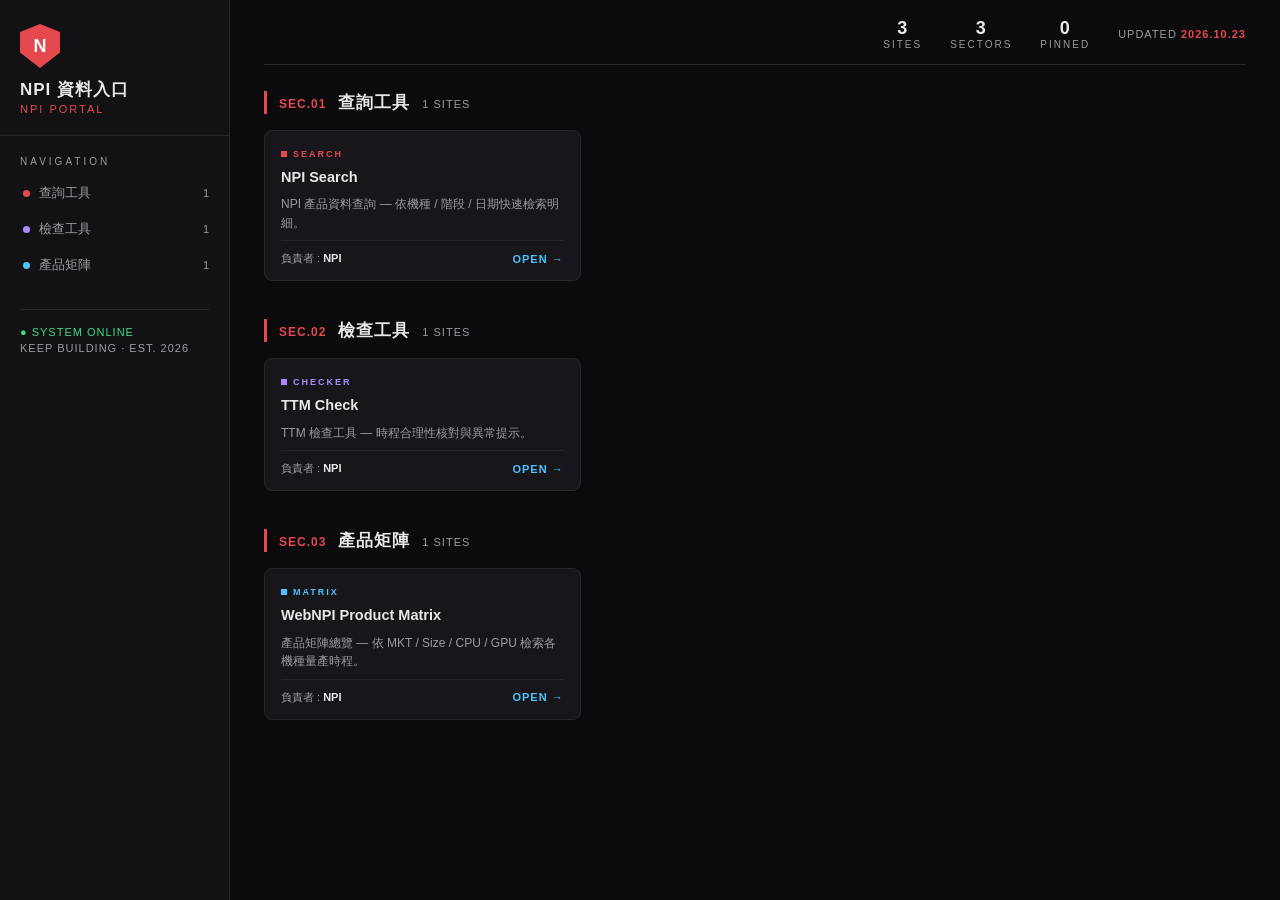
<file: index.html>
<!DOCTYPE html>
<html lang="zh-Hant">
<head>
<meta charset="UTF-8">
<meta name="viewport" content="width=device-width, initial-scale=1.0">
<title>NPI 資料入口 NPI Portal</title>
<style>
  :root {
    --bg: #0b0b0d;
    --panel: #121215;
    --panel2: #17171b;
    --line: #26262c;
    --txt: #e8e8ea;
    --txt-dim: #9a9aa3;
    --red: #e5484d;
    --red-dim: #b8383c;
    --cyan: #4cc2ff;
    --purple: #a78bfa;
    --green: #3ddc84;
  }
  * { margin: 0; padding: 0; box-sizing: border-box; }
  body {
    background: var(--bg);
    color: var(--txt);
    font-family: "Microsoft JhengHei", "PingFang TC", "Segoe UI", sans-serif;
    min-height: 100vh;
  }
  a { color: inherit; text-decoration: none; }

  .layout { display: flex; min-height: 100vh; }

  .sidebar {
    width: 230px; flex-shrink: 0;
    background: var(--panel);
    border-right: 1px solid var(--line);
    padding: 24px 0;
    position: sticky; top: 0; height: 100vh; overflow-y: auto;
  }
  .brand { padding: 0 20px 20px; border-bottom: 1px solid var(--line); }
  .brand .shield {
    display: inline-flex; align-items: center; justify-content: center;
    width: 40px; height: 44px; background: var(--red);
    clip-path: polygon(50% 0, 100% 18%, 100% 65%, 50% 100%, 0 65%, 0 18%);
    font-weight: 900; font-size: 18px; color: #fff; margin-bottom: 10px;
  }
  .brand h1 { font-size: 17px; letter-spacing: 1px; }
  .brand .sub { font-size: 11px; color: var(--red); letter-spacing: 2px; margin-top: 2px; }
  .nav-label {
    padding: 20px 20px 8px; font-size: 10px; letter-spacing: 3px;
    color: var(--txt-dim); text-transform: uppercase;
  }
  .nav a {
    display: flex; justify-content: space-between; align-items: center;
    padding: 9px 20px; font-size: 13px; color: var(--txt-dim);
    border-left: 3px solid transparent;
  }
  .nav a:hover { color: var(--txt); background: var(--panel2); }
  .nav a .dot { width: 7px; height: 7px; border-radius: 50%; margin-right: 9px; flex-shrink: 0; }
  .nav a .nm { flex: 1; display: flex; align-items: center; }
  .nav a .cnt { font-size: 11px; color: var(--txt-dim); }
  .sys {
    margin: 26px 20px 0; padding-top: 16px; border-top: 1px solid var(--line);
    font-size: 11px; letter-spacing: 1px;
  }
  .sys .on { color: var(--green); }
  .sys .dim { color: var(--txt-dim); margin-top: 4px; }

  .main { flex: 1; padding: 0 34px 60px; min-width: 0; }
  .topbar {
    display: flex; justify-content: flex-end; align-items: center; gap: 28px;
    padding: 18px 0 14px; border-bottom: 1px solid var(--line); margin-bottom: 26px;
  }
  .stat { text-align: center; }
  .stat b { font-size: 18px; letter-spacing: 1px; }
  .stat span { display: block; font-size: 10px; letter-spacing: 2px; color: var(--txt-dim); }
  .topbar .upd { font-size: 11px; letter-spacing: 1px; color: var(--txt-dim); }
  .topbar .upd em { color: var(--red); font-style: normal; font-weight: 700; }

  .sec { margin-bottom: 38px; }
  .sec-head {
    display: flex; align-items: baseline; gap: 12px; margin-bottom: 16px;
    padding-left: 12px; border-left: 3px solid var(--red);
  }
  .sec-head .no { color: var(--red); font-size: 12px; font-weight: 700; letter-spacing: 1px; }
  .sec-head h2 { font-size: 17px; letter-spacing: 1px; }
  .sec-head .n { font-size: 11px; color: var(--txt-dim); letter-spacing: 1px; }

  .cards { display: grid; grid-template-columns: repeat(auto-fill, minmax(250px, 1fr)); gap: 16px; }
  .card {
    background: var(--panel2); border: 1px solid var(--line); border-radius: 8px;
    padding: 18px 16px 14px; display: flex; flex-direction: column; gap: 8px;
    transition: transform .15s, border-color .15s;
  }
  .card:hover { transform: translateY(-3px); border-color: var(--red-dim); }
  .card .tag {
    font-size: 9px; letter-spacing: 2px; font-weight: 700;
    display: inline-flex; align-items: center; gap: 6px;
  }
  .card .tag::before { content: ""; width: 6px; height: 6px; background: currentColor; }
  .t-red { color: var(--red); } .t-purple { color: var(--purple); }
  .card h3 { font-size: 14.5px; line-height: 1.4; }
  .card p { font-size: 12px; color: var(--txt-dim); line-height: 1.55; flex: 1; }
  .card .meta {
    display: flex; justify-content: space-between; align-items: center;
    padding-top: 10px; border-top: 1px solid var(--line); font-size: 11px;
  }
  .card .meta .owner { color: var(--txt-dim); }
  .card .meta .owner b { color: var(--txt); font-weight: 600; }
  .card .open { color: var(--cyan); font-weight: 700; letter-spacing: 1px; }
  .card:hover .open { color: var(--txt); }

  @media (max-width: 860px) {
    .layout { flex-direction: column; }
    .sidebar { width: 100%; height: auto; position: static; }
    .main { padding: 0 16px 40px; }
  }
</style>
</head>
<body>
<div class="layout">

  <aside class="sidebar">
    <div class="brand">
      <div class="shield">N</div>
      <h1>NPI 資料入口</h1>
      <div class="sub">NPI PORTAL</div>
    </div>
    <div class="nav-label">Navigation</div>
    <nav class="nav">
      <a href="#sec1"><span class="nm"><span class="dot" style="background:var(--red)"></span>查詢工具</span><span class="cnt">1</span></a>
      <a href="#sec2"><span class="nm"><span class="dot" style="background:var(--purple)"></span>檢查工具</span><span class="cnt">1</span></a>
      <a href="#sec3"><span class="nm"><span class="dot" style="background:var(--cyan)"></span>產品矩陣</span><span class="cnt">1</span></a>
    </nav>
    <div class="sys">
      <div class="on">&#9679; SYSTEM ONLINE</div>
      <div class="dim">KEEP BUILDING &middot; EST. 2026</div>
    </div>
  </aside>

  <main class="main">
    <div class="topbar">
      <div class="stat"><b>3</b><span>SITES</span></div>
      <div class="stat"><b>3</b><span>SECTORS</span></div>
      <div class="stat"><b>0</b><span>PINNED</span></div>
      <div class="upd">UPDATED <em>2026.10.23</em></div>
    </div>

    <section class="sec" id="sec1">
      <div class="sec-head"><span class="no">SEC.01</span><h2>查詢工具</h2><span class="n">1 SITES</span></div>
      <div class="cards">
        <a class="card" href="npi_search.html">
          <span class="tag t-red">SEARCH</span>
          <h3>NPI Search</h3>
          <p>NPI 產品資料查詢 — 依機種 / 階段 / 日期快速檢索明細。</p>
          <div class="meta"><span class="owner">負責者 : <b>NPI</b></span><span class="open">OPEN &#8594;</span></div>
        </a>
      </div>
    </section>

    <section class="sec" id="sec2">
      <div class="sec-head"><span class="no">SEC.02</span><h2>檢查工具</h2><span class="n">1 SITES</span></div>
      <div class="cards">
        <a class="card" href="TTM_check.html">
          <span class="tag t-purple">CHECKER</span>
          <h3>TTM Check</h3>
          <p>TTM 檢查工具 — 時程合理性核對與異常提示。</p>
          <div class="meta"><span class="owner">負責者 : <b>NPI</b></span><span class="open">OPEN &#8594;</span></div>
        </a>
      </div>
    </section>
    <section class="sec" id="sec3">
      <div class="sec-head"><span class="no">SEC.03</span><h2>產品矩陣</h2><span class="n">1 SITES</span></div>
      <div class="cards">
        <a class="card" href="webnpi_web/index.html">
          <span class="tag" style="color:var(--cyan)">MATRIX</span>
          <h3>WebNPI Product Matrix</h3>
          <p>產品矩陣總覽 — 依 MKT / Size / CPU / GPU 檢索各機種量產時程。</p>
          <div class="meta"><span class="owner">負責者 : <b>NPI</b></span><span class="open">OPEN &#8594;</span></div>
        </a>
      </div>
    </section>
  </main>
</div>
</body>
</html>
</file>
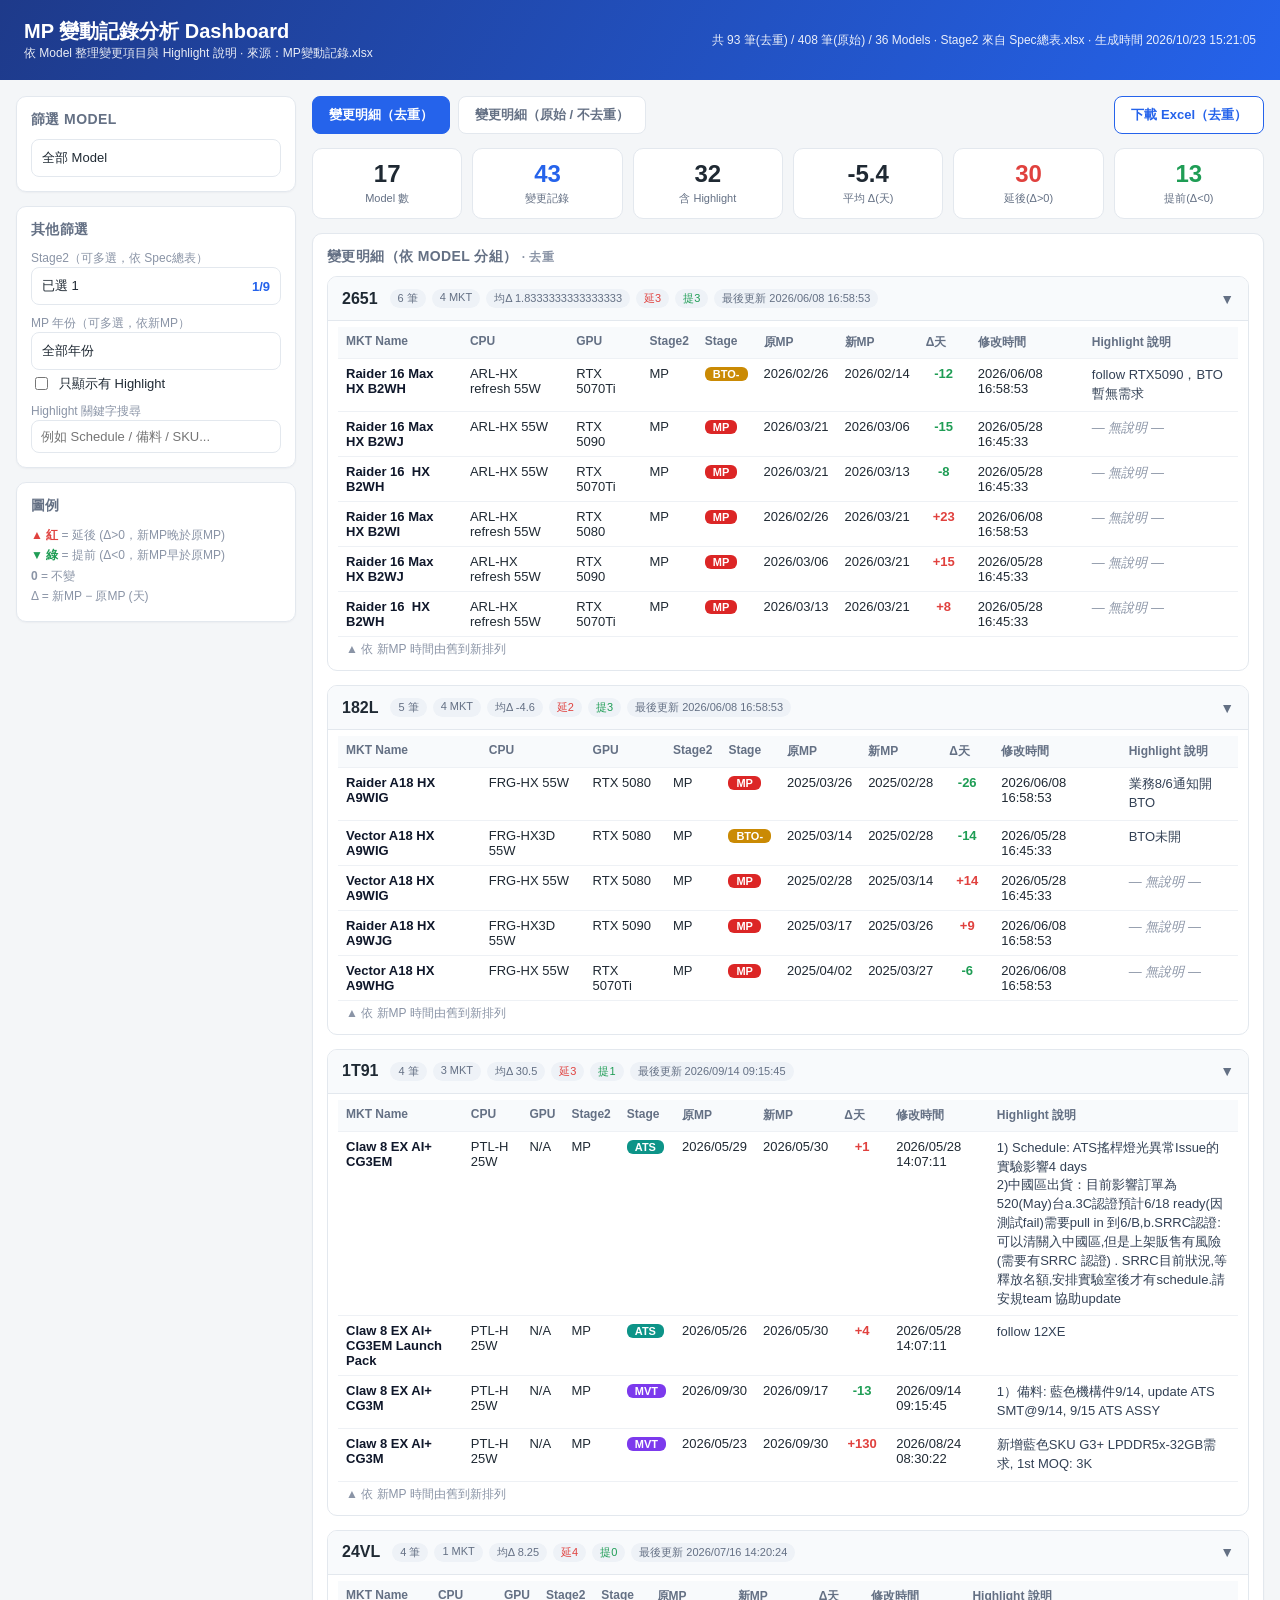
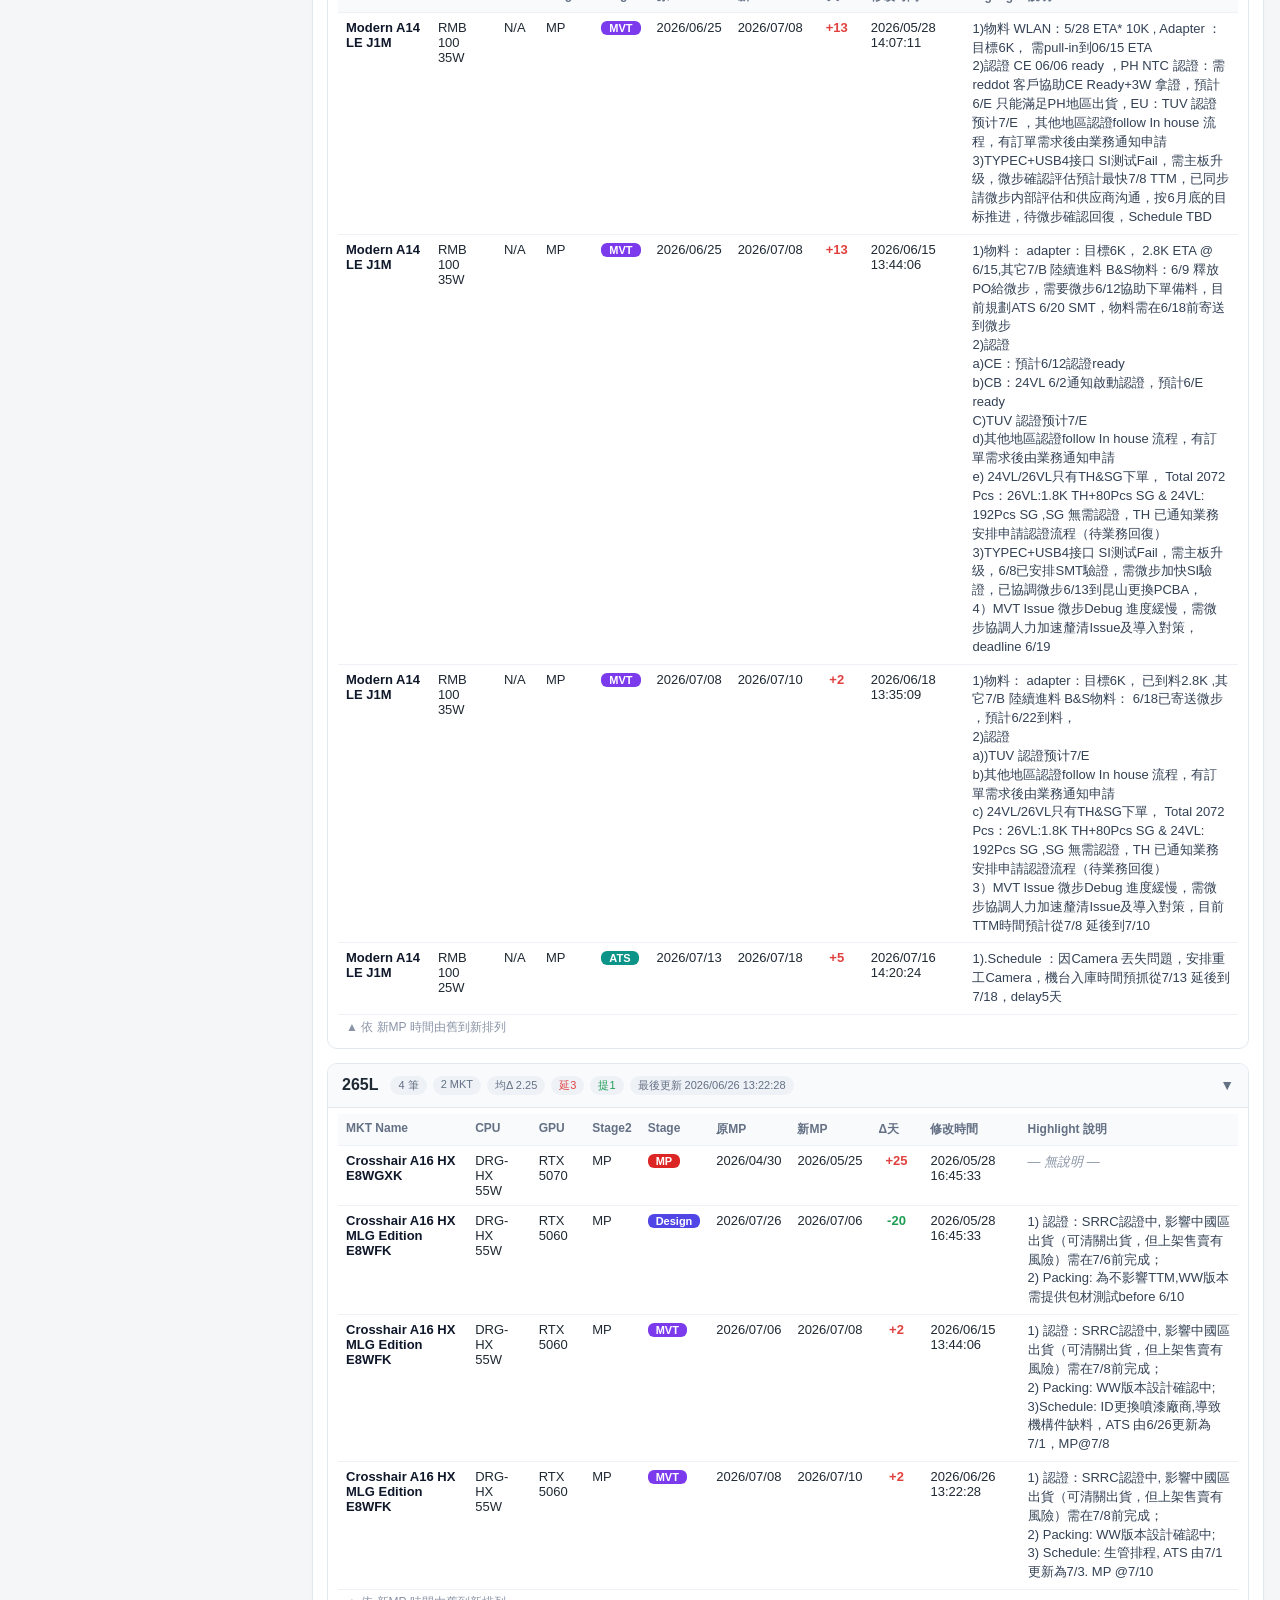
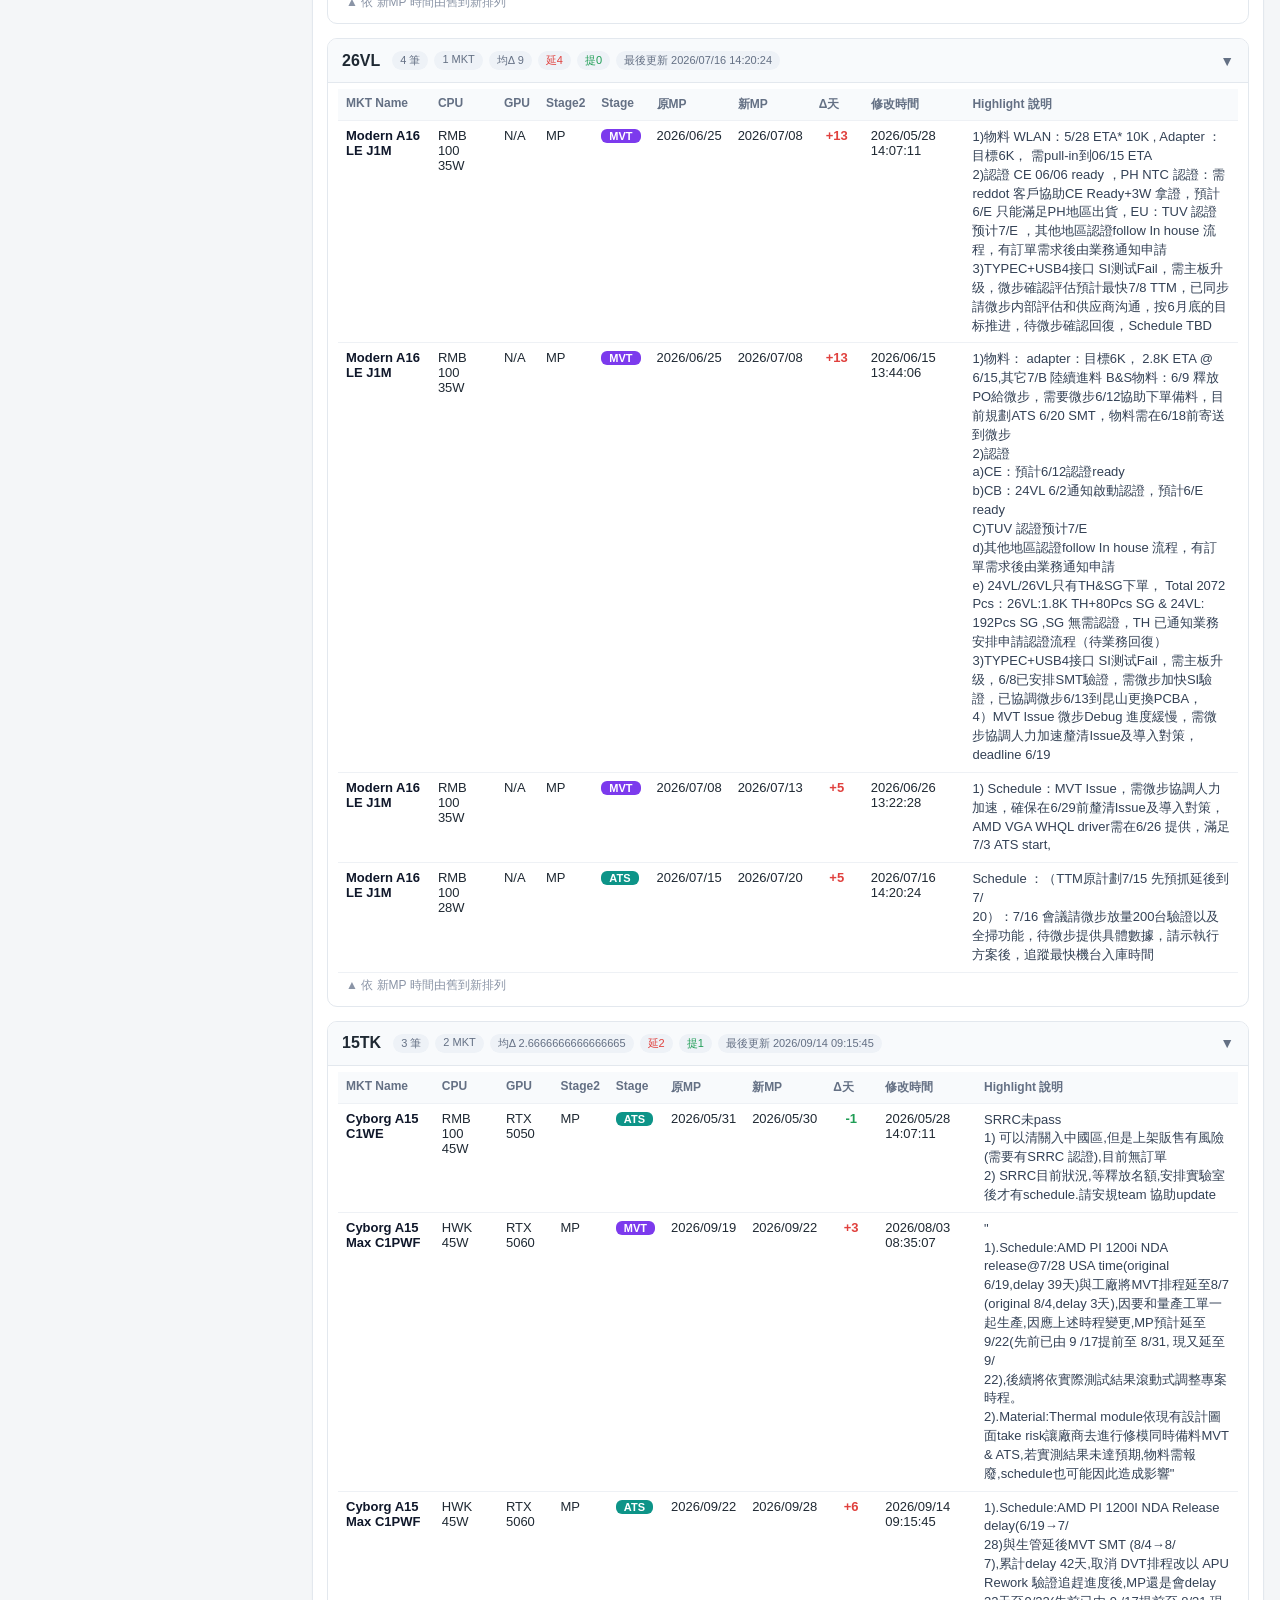
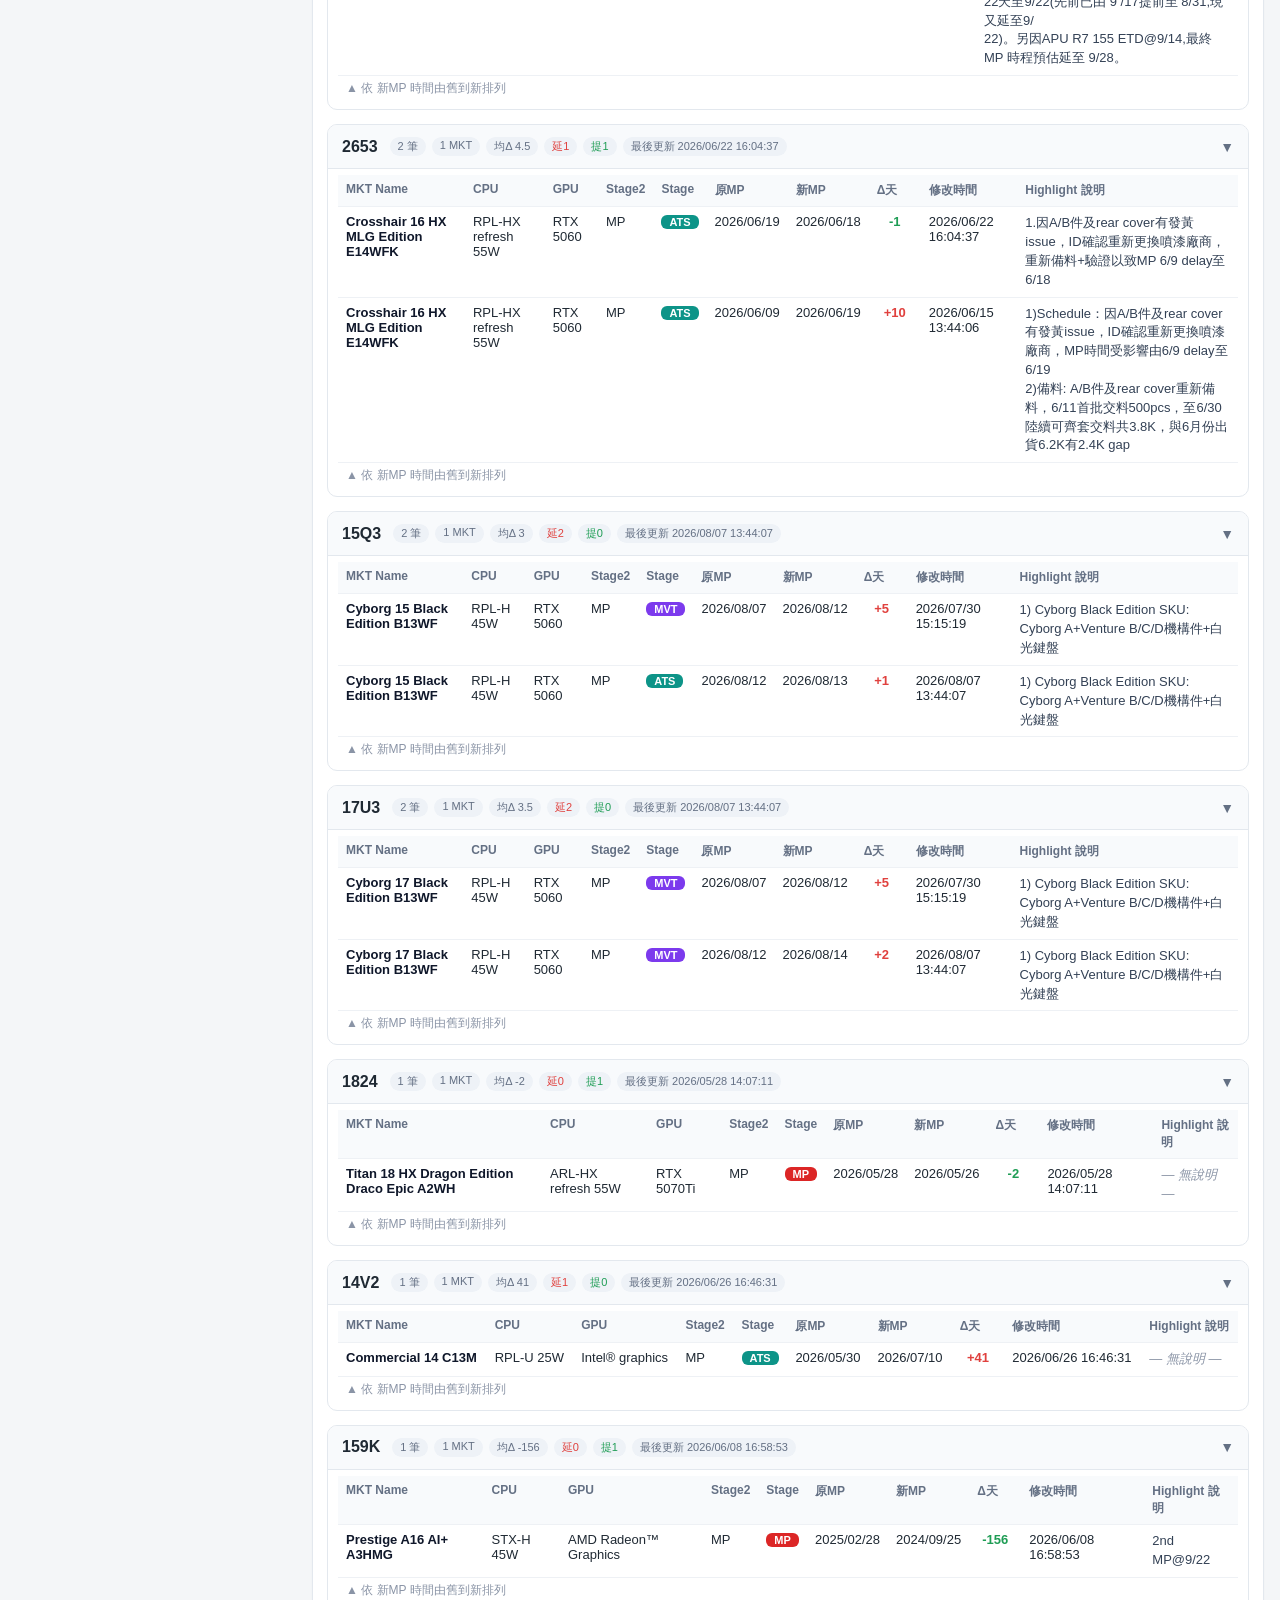
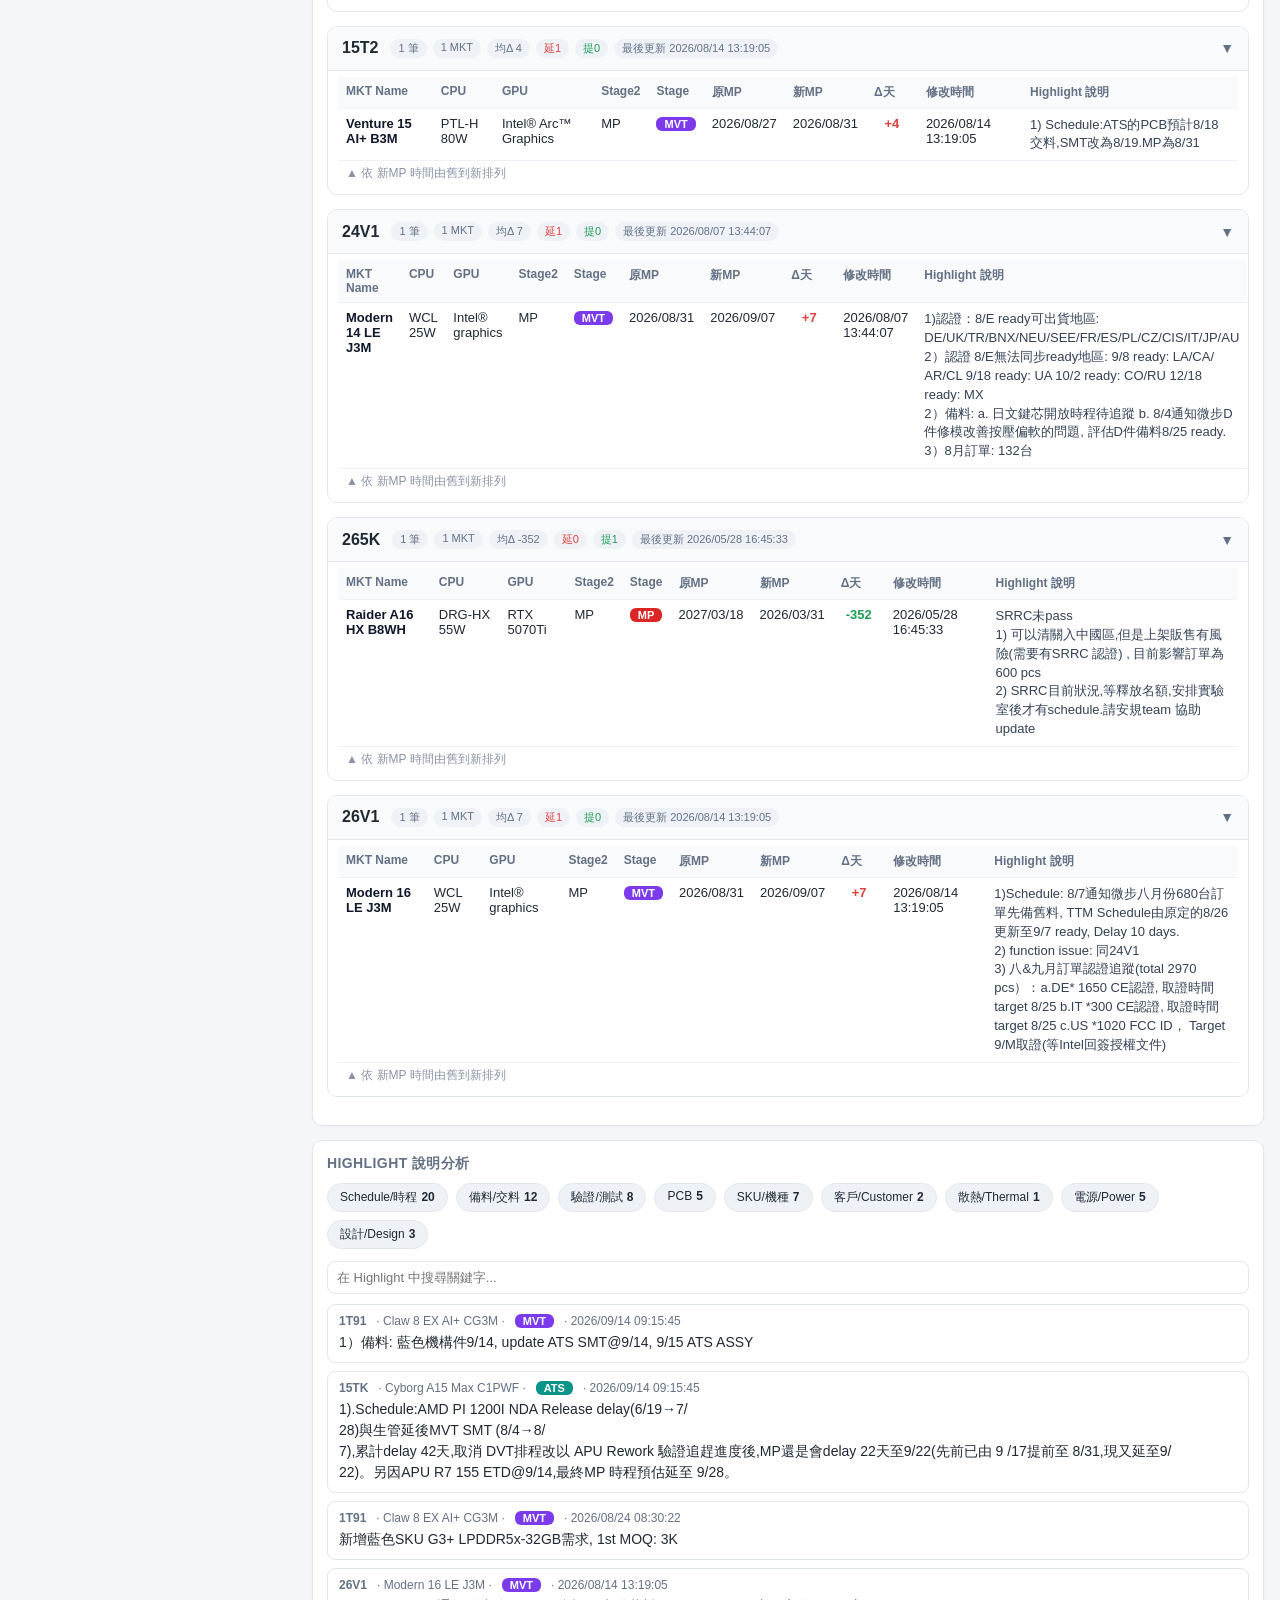
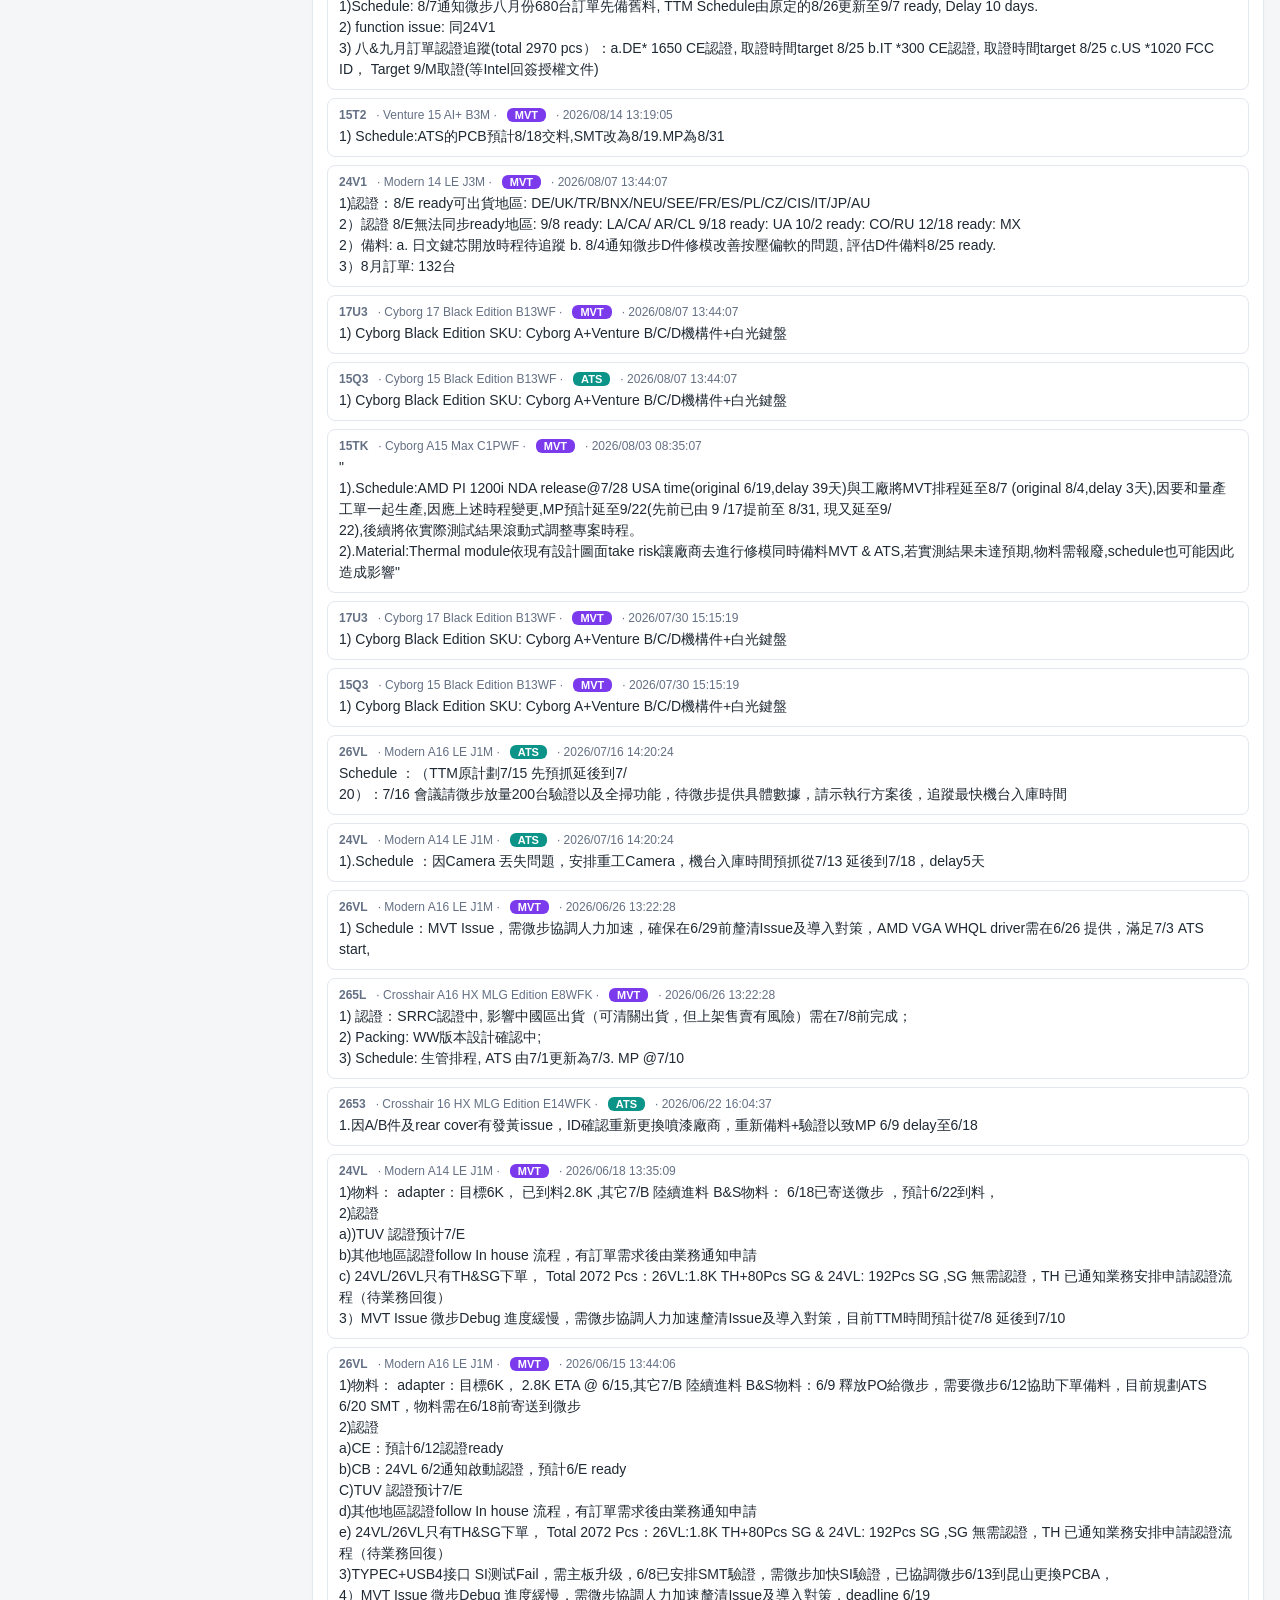
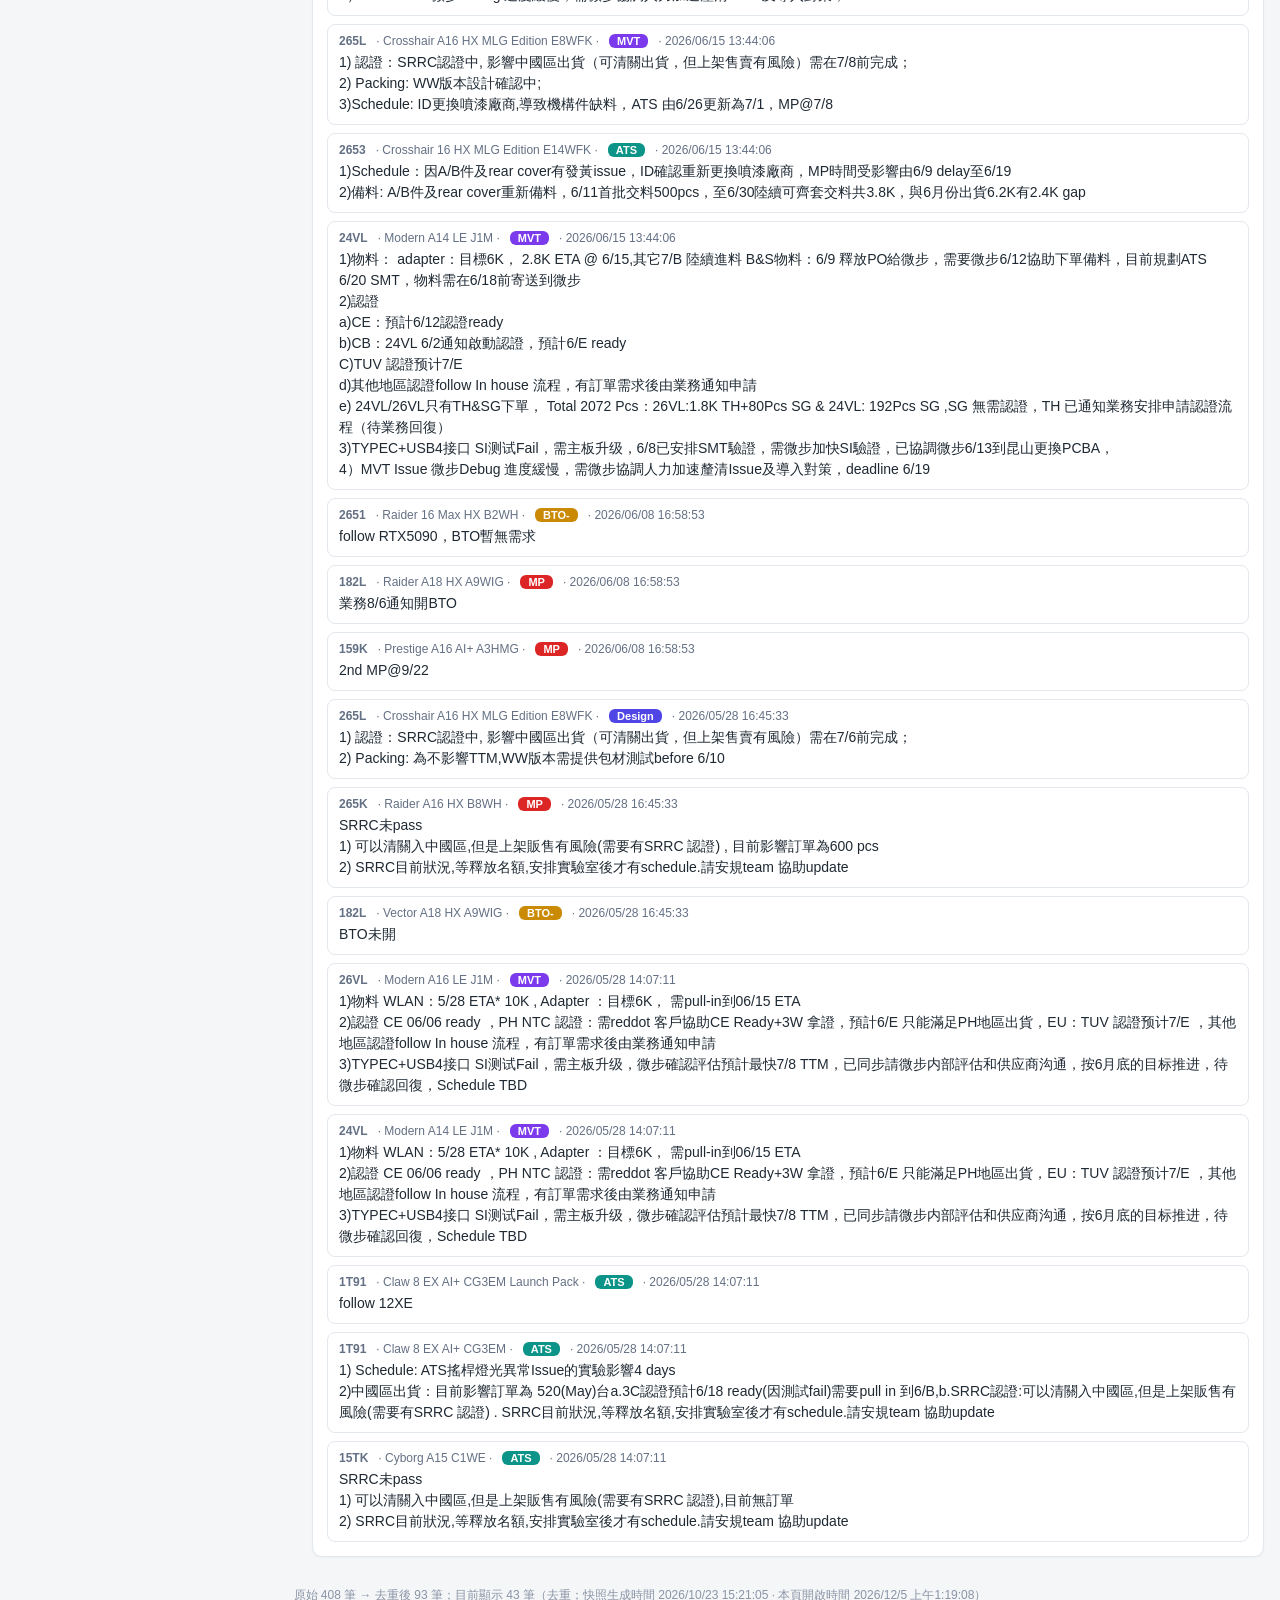
<file: MP变动记录_dashboard.html>
<!DOCTYPE html>
<html lang="zh-Hant">
<head>
<meta charset="utf-8">
<meta name="viewport" content="width=device-width, initial-scale=1">
<meta http-equiv="Expires" content="0">
<script>
// 强制绕过缓存：每次访问都请求最新版本
// （2026-10-03 使用者要求，與 TTM_check.html 等一致）
// 注意：這段是 Python 純字串（非 f-string），所以 JS 的大括號直接寫單層即可
(function(){
  var ts = Date.now();
  var href = location.href.split('#')[0];
  if(href.indexOf('_nocache_') === -1){
    var sep = href.indexOf('?') === -1 ? '?' : '&';
    location.replace(href + sep + '_nocache_=' + ts);
  }
})();
</script>
<title>MP 變動記錄分析 Dashboard</title>
<style>
:root{
  --bg:#f4f6f8; --card:#ffffff; --ink:#1f2933; --sub:#647084; --line:#e3e8ee;
  --brand:#2563eb; --brand2:#0ea5e9; --red:#e0413e; --green:#1f9d55; --amber:#d98a00; --gray:#8a94a6;
  --chip:#eef2f7;
}
*{box-sizing:border-box}
body{margin:0;font-family:"Segoe UI","Microsoft JhengHei","PingFang TC",sans-serif;background:var(--bg);color:var(--ink);font-size:14px}
header{background:linear-gradient(120deg,#1e3a8a,#2563eb);color:#fff;padding:18px 24px;display:flex;justify-content:space-between;align-items:center;flex-wrap:wrap;gap:10px}
header h1{margin:0;font-size:20px;font-weight:700}
header .meta{font-size:12px;opacity:.9}
.wrap{display:flex;gap:16px;padding:16px;align-items:flex-start;max-width:1500px;margin:0 auto}
.side{width:280px;flex:0 0 280px;position:sticky;top:12px}
.main{flex:1;min-width:0}
.card{background:var(--card);border:1px solid var(--line);border-radius:10px;padding:14px;margin-bottom:14px;box-shadow:0 1px 2px rgba(16,24,40,.04)}
.card h3{margin:0 0 10px;font-size:14px;color:var(--sub);text-transform:uppercase;letter-spacing:.4px}
/* view tabs */
.tabs{display:flex;gap:8px;margin-bottom:14px;flex-wrap:wrap}
.tab{padding:9px 16px;border:1px solid var(--line);background:#fff;border-radius:8px;cursor:pointer;font-size:13px;font-weight:600;color:var(--sub)}
.tab:hover{background:#f1f5f9}
.tab.active{background:var(--brand);color:#fff;border-color:var(--brand)}
.dl-btn{margin-left:auto;padding:9px 16px;border:1px solid var(--brand);background:#fff;color:var(--brand);border-radius:8px;cursor:pointer;font-size:13px;font-weight:600}
.dl-btn:hover{background:#eff6ff}
.kpis{display:grid;grid-template-columns:repeat(auto-fit,minmax(120px,1fr));gap:10px;margin-bottom:14px}
.kpi{background:var(--card);border:1px solid var(--line);border-radius:10px;padding:12px;text-align:center}
.kpi .v{font-size:24px;font-weight:800;line-height:1.1}
.kpi .l{font-size:11px;color:var(--sub);margin-top:4px}
.kpi.red .v{color:var(--red)} .kpi.green .v{color:var(--green)} .kpi.blue .v{color:var(--brand)}
/* model dropdown */
.ms{position:relative}
.ms-input{width:100%;padding:9px 10px;border:1px solid var(--line);border-radius:8px;background:#fff;cursor:pointer;display:flex;justify-content:space-between;align-items:center;font-size:13px}
.ms-input .cnt{color:var(--brand);font-weight:600}
.ms-panel{position:absolute;z-index:40;top:calc(100% + 4px);left:0;right:0;background:#fff;border:1px solid var(--line);border-radius:10px;box-shadow:0 8px 24px rgba(16,24,40,.16);max-height:340px;overflow:auto;display:none}
.ms-panel.open{display:block}
.ms-search{padding:8px;border-bottom:1px solid var(--line);position:sticky;top:0;background:#fff}
.ms-search input{width:100%;padding:7px 9px;border:1px solid var(--line);border-radius:7px;font-size:13px}
.ms-actions{display:flex;gap:6px;padding:8px;border-bottom:1px solid var(--line)}
.ms-actions button{flex:1;font-size:12px;padding:6px;border:1px solid var(--line);background:var(--chip);border-radius:7px;cursor:pointer}
.ms-actions button:hover{background:#e2e8f0}
.ms-opt{display:flex;align-items:center;gap:8px;padding:7px 10px;cursor:pointer;font-size:13px}
.ms-opt:hover{background:#f1f5f9}
.ms-opt .mc{margin-left:auto;font-size:11px;color:var(--gray)}
.ms-opt input{accent-color:var(--brand)}
select.filter,input.search{width:100%;padding:8px 9px;border:1px solid var(--line);border-radius:8px;font-size:13px;background:#fff}
.toggle{display:flex;align-items:center;gap:8px;font-size:13px;margin-top:4px;cursor:pointer}
/* model group */
.group{background:var(--card);border:1px solid var(--line);border-radius:10px;margin-bottom:14px;overflow:hidden}
.group-head{display:flex;align-items:center;gap:12px;padding:12px 14px;cursor:pointer;background:#f8fafc;border-bottom:1px solid var(--line)}
.group-head .gname{font-size:16px;font-weight:800}
.group-head .gtags{display:flex;gap:6px;flex-wrap:wrap;font-size:11px}
.gtag{background:var(--chip);color:var(--sub);padding:2px 8px;border-radius:20px}
.group-head .gcaret{margin-left:auto;color:var(--sub);transition:transform .15s}
.group.collapsed .gcaret{transform:rotate(-90deg)}
.group.collapsed .group-body{display:none}
.group-body{padding:6px 10px 10px}
table{width:100%;border-collapse:collapse;font-size:13px}
th,td{padding:7px 8px;text-align:left;border-bottom:1px solid #eef1f5;vertical-align:top}
th{background:#f8fafc;color:var(--sub);font-weight:600;font-size:12px;position:sticky;top:0}
tr:hover td{background:#fafcff}
.mname{font-weight:600;color:#0f172a}
.delta{font-weight:700;text-align:center;min-width:52px}
.delta.pos{color:var(--red)} .delta.neg{color:var(--green)} .delta.zero{color:var(--gray)}
.hl{color:#334155;max-width:520px;line-height:1.45;white-space:pre-line}
.hl.empty{color:var(--gray);font-style:italic}
.stage{display:inline-block;padding:1px 8px;border-radius:6px;font-size:11px;font-weight:700;color:#fff;white-space:nowrap}
.muted{color:var(--gray);font-size:12px}
/* highlight analysis */
.hl-analysis .themes{display:flex;flex-wrap:wrap;gap:8px;margin-bottom:12px}
.theme-chip{background:var(--chip);border:1px solid var(--line);border-radius:20px;padding:5px 12px;font-size:12px;cursor:pointer}
.theme-chip.active{background:var(--brand);color:#fff;border-color:var(--brand)}
.theme-chip .n{font-weight:700;margin-left:4px}
.hl-list{display:flex;flex-direction:column;gap:8px}
.hl-item{border:1px solid var(--line);border-radius:8px;padding:9px 11px;background:#fff}
.hl-item .h-top{display:flex;gap:10px;font-size:12px;color:var(--sub);margin-bottom:4px;flex-wrap:wrap}
.hl-item .h-txt{color:#1f2933;line-height:1.5;white-space:pre-line}
mark{background:#fff3a3;padding:0 2px;border-radius:3px}
.foot{color:var(--gray);font-size:12px;padding:0 16px 24px;text-align:center}
.empty-state{padding:40px;text-align:center;color:var(--gray)}
@media(max-width:880px){.wrap{flex-direction:column}.side{width:100%;position:static}}
</style>
</head>
<body>
<header>
  <div>
    <h1>MP 變動記錄分析 Dashboard</h1>
    <div class="meta">依 Model 整理變更項目與 Highlight 說明 · 來源：MP變動記錄.xlsx</div>
  </div>
  <div class="meta" id="srcMeta"></div>
</header>
<div class="wrap">
  <aside class="side">
    <div class="card">
      <h3>篩選 Model</h3>
      <div class="ms">
        <div class="ms-input" id="msInput"><span id="msLabel">全部 Model</span><span class="cnt" id="msCnt"></span></div>
        <div class="ms-panel" id="msPanel">
          <div class="ms-search"><input id="msSearch" placeholder="搜尋 Model..."></div>
          <div class="ms-actions">
            <button id="msAll">全選</button>
            <button id="msNone">清除</button>
          </div>
          <div id="msList"></div>
        </div>
      </div>
    </div>
    <div class="card">
      <h3>其他篩選</h3>
      <label class="muted" style="font-size:12px">Stage2（可多選，依 Spec總表）</label>
      <div class="ms" id="msStageWrap">
        <div class="ms-input" id="msStageInput"><span id="msStageLabel">全部 Stage2</span><span class="cnt" id="msStageCnt"></span></div>
        <div class="ms-panel" id="msStagePanel">
          <div class="ms-search"><input id="msStageSearch" placeholder="搜尋 Stage2..."></div>
          <div class="ms-actions"><button id="msStageAll">全選</button><button id="msStageNone">清除</button></div>
          <div id="msStageList"></div>
        </div>
      </div>
      <label class="muted" style="font-size:12px;display:block;margin-top:10px">MP 年份（可多選，依新MP）</label>
      <div class="ms" id="msYearWrap">
        <div class="ms-input" id="msYearInput"><span id="msYearLabel">全部年份</span><span class="cnt" id="msYearCnt"></span></div>
        <div class="ms-panel" id="msYearPanel">
          <div class="ms-actions"><button id="msYearAll">全選</button><button id="msYearNone">清除</button></div>
          <div id="msYearList"></div>
        </div>
      </div>
      <label class="toggle"><input type="checkbox" id="onlyHL"> 只顯示有 Highlight</label>
      <label class="muted" style="font-size:12px;display:block;margin-top:10px">Highlight 關鍵字搜尋</label>
      <input class="search" id="kwSearch" placeholder="例如 Schedule / 備料 / SKU...">
    </div>
    <div class="card">
      <h3>圖例</h3>
      <div class="muted" style="font-size:12px;line-height:1.7">
        <span style="color:var(--red);font-weight:700">▲ 紅</span> = 延後 (Δ&gt;0，新MP晚於原MP)<br>
        <span style="color:var(--green);font-weight:700">▼ 綠</span> = 提前 (Δ&lt;0，新MP早於原MP)<br>
        <span style="color:var(--gray);font-weight:700">0</span> = 不變<br>
        Δ = 新MP − 原MP (天)
      </div>
    </div>
  </aside>
  <main class="main">
    <div class="tabs" id="tabs">
      <button class="tab active" data-v="dedup">變更明細（去重）</button>
      <button class="tab" data-v="raw">變更明細（原始 / 不去重）</button>
      <button class="dl-btn" id="dlExcel">下載 Excel（去重）</button>
    </div>
    <div class="kpis" id="kpis"></div>
    <div class="card">
      <h3>變更明細（依 Model 分組） <span id="detailSub" class="muted"></span></h3>
      <div id="groups"></div>
    </div>
    <div class="card hl-analysis">
      <h3>Highlight 說明分析</h3>
      <div class="themes" id="themes"></div>
      <input class="search" id="hlSearch" placeholder="在 Highlight 中搜尋關鍵字..." style="margin-bottom:10px">
      <div class="hl-list" id="hlList"></div>
    </div>
  </main>
</div>
<div class="foot" id="foot"></div>
<script>
const DATA = {"records": [{"model": "13Q5", "mkt": "Prestige 13 AI+ A4M", "cpu": "NVL-H 28W", "gpu": "Intel® Arc™ Graphics", "npm": "顏春梅", "stage": "EVT", "stage2": "EVT", "oldMP": "2026-12-31", "newMP": "2027-01-13", "delta": 13, "highlight": "1）schedule: EVT SMT dealy 2天（工廠排程要求物料9/28齊料，PCB 需10/7才能到料）；2）備料 PCB 150D 基材10/15 確認，if fail 170Dc 基材11/M PCB才會到料for 測試；3）GRL TBT sign FW gap 2W；", "hasHL": true, "modTime": "2026/10/03 19:54:33", "year": "2027"}, {"model": "13Q5", "mkt": "Prestige 13 AI+ A4M", "cpu": "NVL-H 28W", "gpu": "Intel® Arc™ Graphics", "npm": "顏春梅", "stage": "EVT", "stage2": "EVT", "oldMP": "2027-01-13", "newMP": "2027-03-05", "delta": 51, "highlight": "1）schedule: intel CPU delay schedule update；2）備料 PCB 150D 基材10/15 確認，if fail 170Dc 基材11/M PCB才會到料for 測試；", "hasHL": true, "modTime": "2026/10/15 13:14:21", "year": "2027"}, {"model": "13Q5", "mkt": "Prestige 13 AI+ A4M", "cpu": "NVL-H 28W", "gpu": "Intel® Arc™ Graphics", "npm": "顏春梅", "stage": "EVT", "stage2": "EVT", "oldMP": "2027-03-05", "newMP": "2027-02-05", "delta": -28, "highlight": "1.NPI schedule: ATS for 16C/14C/8C(1/26~2/5 RD&工廠春節需配合加班，海關放假影響出貨） 2.备料: MVT DQA 測試一周需PCB risk buy 3.软体:TBT sign FW Gap 4W(PV SW release@ WW03-05’27 FV 無測試時間) 4.認證:N/A", "hasHL": true, "modTime": "2026/10/22 14:51:15", "year": "2027"}, {"model": "13Q5", "mkt": "Prestige 13 AI+ A4M", "cpu": "NVL-H 28W", "gpu": "Intel® Arc™ Graphics", "npm": "顏春梅", "stage": "EVT", "stage2": "EVT", "oldMP": "2027-02-05", "newMP": "2027-03-05", "delta": 28, "highlight": "", "hasHL": false, "modTime": "2026/10/22 17:27:26", "year": "2027"}, {"model": "14T3", "mkt": "Prestige N14 AI+ D1M", "cpu": "N1 35W", "gpu": "N/A", "npm": "倪嬌嬌", "stage": "MVT", "stage2": "MVT", "oldMP": "2026-10-26", "newMP": "2026-11-23", "delta": 28, "highlight": "1) Schedule:  a. MVT拆分兩次SMT搭配PS software作驗證 b. 量產software更新時間至10/16, update ATS@11/9. 2)備料：量產交料2.8k HQ23, 最新MP*1K交期回復在12/M（follow leading customer）交料, 與ATS start Gap 2個月, 採購協助push廠商交期中", "hasHL": true, "modTime": "2026/08/07 13:44:07", "year": "2026"}, {"model": "14T3", "mkt": "Prestige N14 AI+ D1M", "cpu": "N1 35W", "gpu": "N/A", "npm": "倪嬌嬌", "stage": "MVT", "stage2": "MVT", "oldMP": "2026-11-23", "newMP": "2027-01-25", "delta": 63, "highlight": "1)備料：a. 2.8K panel: SDC update因PCB物料短缺會delay至11/M ETD, 影響2nd MP時間約1 week , 仍在請廠商pull in中 2）Schedule: NV FD software時間可能會delay到week 12/14, 預抓1 week準備Software, 2 weeks DQA測試後, 1/11 ATS start", "hasHL": true, "modTime": "2026/10/22 14:51:15", "year": "2027"}, {"model": "14T3", "mkt": "Prestige N14 Spark D1M", "cpu": "N1 35W", "gpu": "N/A", "npm": "倪嬌嬌", "stage": "MVT", "stage2": "(未匹配)", "oldMP": "2026-09-14", "newMP": "2026-10-26", "delta": 42, "highlight": "1) Schedule: NV update BSP時間Factory drop final ETA@10/6, 更新ATS start@10/13 2)備料： 2.8K panel的驗證 follow leading customer, 交料plan:a. 1st MP lot: 1K 數量, 型號HQ15, 九月份交料(同步Leading customers量產交料時間 具體九月份ETD日期還在追蹤中. b. Others order: 需轉型號至HQxx, 十一月份交料", "hasHL": true, "modTime": "2026/06/18 13:35:09", "year": "2026"}, {"model": "14T4", "mkt": "Prestige 14 AI+ D4MG", "cpu": "NVL-H 30W", "gpu": "Intel® Arc™ Graphics", "npm": "朱芳芳", "stage": "DVT", "stage2": "(未匹配)", "oldMP": "2026-12-25", "newMP": "2026-12-31", "delta": 6, "highlight": "", "hasHL": false, "modTime": "2026/08/24 08:30:22", "year": "2026"}, {"model": "14T4", "mkt": "Prestige 14 AI+ D4MG", "cpu": "NVL-H 30W", "gpu": "Intel® Arc™ Graphics", "npm": "朱芳芳", "stage": "EVT", "stage2": "(未匹配)", "oldMP": "2026-12-31", "newMP": "2027-01-11", "delta": 11, "highlight": "", "hasHL": false, "modTime": "2026/09/14 09:15:45", "year": "2027"}, {"model": "14T4", "mkt": "Prestige 14 AI+ D4MG", "cpu": "NVL-H 30W", "gpu": "Intel® Arc™ Graphics", "npm": "朱芳芳", "stage": "EVT", "stage2": "(未匹配)", "oldMP": "2027-01-11", "newMP": "2027-02-26", "delta": 46, "highlight": "", "hasHL": false, "modTime": "2026/10/15 13:14:21", "year": "2027"}, {"model": "14V2", "mkt": "Commercial 14 C13M", "cpu": "RPL-U 25W", "gpu": "Intel® graphics", "npm": "杜晨光", "stage": "ATS", "stage2": "MP", "oldMP": "2026-05-30", "newMP": "2026-07-10", "delta": 41, "highlight": "", "hasHL": false, "modTime": "2026/06/26 16:46:31", "year": "2026"}, {"model": "14W1", "mkt": "Modern 14S H3M", "cpu": "WCL 25W", "gpu": "Intel® graphics", "npm": "許婕", "stage": "DVT", "stage2": "DVT", "oldMP": "2027-01-22", "newMP": "2027-01-25", "delta": 3, "highlight": "因interposer卡交期delay，0B出圖時間有delay風險，已請power RD與廠商協商採用快掃方式優先確認layout相關測項，10/21確認CPU VRTT 測試結果再來確認0B出圖時間是否調整", "hasHL": true, "modTime": "2026/10/15 13:14:21", "year": "2027"}, {"model": "159K", "mkt": "Prestige A16 AI+ A3HMG", "cpu": "STX-H 45W", "gpu": "AMD Radeon™ Graphics", "npm": "倪嬌嬌", "stage": "MP", "stage2": "MP", "oldMP": "2025-02-28", "newMP": "2024-09-25", "delta": -156, "highlight": "2nd MP@9/22", "hasHL": true, "modTime": "2026/06/08 16:58:53", "year": "2024"}, {"model": "15Q3", "mkt": "Cyborg 15 Black Edition B13WF", "cpu": "RPL-H 45W", "gpu": "RTX 5060", "npm": "楊淑賢", "stage": "MVT", "stage2": "MP", "oldMP": "2026-08-07", "newMP": "2026-08-12", "delta": 5, "highlight": "1) Cyborg Black Edition SKU: Cyborg A+Venture B/C/D機構件+白光鍵盤", "hasHL": true, "modTime": "2026/07/30 15:15:19", "year": "2026"}, {"model": "15Q3", "mkt": "Cyborg 15 Black Edition B13WF", "cpu": "RPL-H 45W", "gpu": "RTX 5060", "npm": "楊淑賢", "stage": "ATS", "stage2": "MP", "oldMP": "2026-08-12", "newMP": "2026-08-13", "delta": 1, "highlight": "1) Cyborg Black Edition SKU: Cyborg A+Venture B/C/D機構件+白光鍵盤", "hasHL": true, "modTime": "2026/08/07 13:44:07", "year": "2026"}, {"model": "15QL", "mkt": "Cyborg A15 AI+ B3HWGKG", "cpu": "KRK-H 45W", "gpu": "RTX 5070", "npm": "朱芳芳", "stage": "BTO-", "stage2": "Pending", "oldMP": "2025-08-18", "newMP": "2025-06-21", "delta": -58, "highlight": "", "hasHL": false, "modTime": "2026/05/28 16:45:33", "year": "2025"}, {"model": "15T2", "mkt": "Venture 15 AI+ B3M", "cpu": "PTL-H 80W", "gpu": "Intel® Arc™ Graphics", "npm": "李文欽", "stage": "MVT", "stage2": "MP", "oldMP": "2026-08-27", "newMP": "2026-08-31", "delta": 4, "highlight": "1) Schedule:ATS的PCB預計8/18交料,SMT改為8/19.MP為8/31", "hasHL": true, "modTime": "2026/08/14 13:19:05", "year": "2026"}, {"model": "15TK", "mkt": "Cyborg A15 C1PWE", "cpu": "HWK 45W", "gpu": "RTX 5050", "npm": "蔡東宏", "stage": "DVT", "stage2": "Pending", "oldMP": "2026-09-29", "newMP": "2026-08-31", "delta": -29, "highlight": "1).Schedule:R7-155優先進行ATS,以 8 月底 MP 為目標,其餘APU sku在9月進行ATS C/R 2). Material:Thermal module將依現有設計圖面take risk讓廠商去進行修模同時備料MVT & ATS,若實測驗證結果未達預期,物料需報廢,schedule也可能因此造成影響", "hasHL": true, "modTime": "2026/06/22 16:04:37", "year": "2026"}, {"model": "15TK", "mkt": "Cyborg A15 C1WE", "cpu": "RMB 100 45W", "gpu": "RTX 5050", "npm": "蔡東宏", "stage": "ATS", "stage2": "MP", "oldMP": "2026-05-31", "newMP": "2026-05-30", "delta": -1, "highlight": "SRRC未pass 1) 可以清關入中國區,但是上架販售有風險(需要有SRRC 認證),目前無訂單 2) SRRC目前狀況,等釋放名額,安排實驗室後才有schedule.請安規team 協助update", "hasHL": true, "modTime": "2026/05/28 14:07:11", "year": "2026"}, {"model": "15TK", "mkt": "Cyborg A15 Max C1PWE", "cpu": "HWK 45W", "gpu": "RTX 5050", "npm": "蔡東宏", "stage": "DVT", "stage2": "BTO-", "oldMP": "2026-09-17", "newMP": "2026-08-31", "delta": -17, "highlight": "1).Schedule:R7-155優先進行ATS,以 8 月底 MP 為目標,其餘APU sku在9月進行ATS C/R 2). Material:Thermal module將依現有設計圖面take risk讓廠商去進行修模同時備料MVT & ATS,若實測驗證結果未達預期,物料需報廢,schedule也可能因此造成影響", "hasHL": true, "modTime": "2026/06/22 16:04:37", "year": "2026"}, {"model": "15TK", "mkt": "Cyborg A15 Max C1PWE", "cpu": "HWK 45W", "gpu": "RTX 5050", "npm": "蔡東宏", "stage": "DVT", "stage2": "BTO-", "oldMP": "2026-09-07", "newMP": "2026-09-14", "delta": 7, "highlight": "1).Schedule: AMD 將PI 1200I NDA Release 再延至7/17(Delay 4W),因專案僅有一個MVT stage,工廠& DQA需完整驗證,若測試順利,MP 預計延後 2週至 9/14 (先前已由9 月底提前至8/31,現又延至9/14),後續將依實際測試結果滾動式調整時程。 2).Material: Thermal module依現有設計圖面take risk讓廠商去進行修模同時備料MVT & ATS, 若實測結果未達預期,物料需報廢,schedule也可能因此造成影響", "hasHL": true, "modTime": "2026/07/10 08:18:13", "year": "2026"}, {"model": "15TK", "mkt": "Cyborg A15 Max C1PWE", "cpu": "HWK 45W", "gpu": "RTX 5050", "npm": "蔡東宏", "stage": "DVT", "stage2": "BTO-", "oldMP": "2026-09-14", "newMP": "2026-09-19", "delta": 5, "highlight": "1).Schedule: AMD 將PI 1200I NDA Release 再延至7/22(較原時程delay 33天),因需搭配新的PI code & driver且專案僅有一個MVT stage,工廠& DQA需完整驗證,若測試順利,MP預計延後至9/19 (先前已由 9 月底提前至 8/31, 現又延至9/19),後續將依實際測試結果滾動式調整專案時程。  2).Material: Thermal module依現有設計圖面take risk讓廠商去進行修模同時備料MVT & ATS, 若實測結果未達預期,物料需報廢,schedule也可能因此造成影響", "hasHL": true, "modTime": "2026/07/17 11:04:53", "year": "2026"}, {"model": "15TK", "mkt": "Cyborg A15 Max C1PWE", "cpu": "HWK 45W", "gpu": "RTX 5050", "npm": "蔡東宏", "stage": "MVT", "stage2": "BTO-", "oldMP": "2026-09-19", "newMP": "2026-09-22", "delta": 3, "highlight": "1).Schedule:AMD PI 1200i NDA release@7/28 USA time(original 6/19,delay 39天)與工廠將MVT排程延至8/7 (original 8/4,delay 3天),因要和量產工單一起生產,因應上述時程變更,MP預計延至9/22(先前已由 9 /17提前至 8/31, 現又延至9/22),後續將依實際測試結果滾動式調整專案時程。  2).Material:Thermal module依現有設計圖面take risk讓廠商去進行修模同時備料MVT & ATS,若實測結果未達預期,物料需報廢,schedule也可能因此造成影響", "hasHL": true, "modTime": "2026/08/03 08:35:07", "year": "2026"}, {"model": "15TK", "mkt": "Cyborg A15 Max C1PWF", "cpu": "HWK 45W", "gpu": "RTX 5060", "npm": "蔡東宏", "stage": "MVT", "stage2": "MP", "oldMP": "2026-09-19", "newMP": "2026-09-22", "delta": 3, "highlight": "\"1).Schedule:AMD PI 1200i NDA release@7/28 USA time(original 6/19,delay 39天)與工廠將MVT排程延至8/7 (original 8/4,delay 3天),因要和量產工單一起生產,因應上述時程變更,MP預計延至9/22(先前已由 9 /17提前至 8/31, 現又延至9/22),後續將依實際測試結果滾動式調整專案時程。  2).Material:Thermal module依現有設計圖面take risk讓廠商去進行修模同時備料MVT & ATS,若實測結果未達預期,物料需報廢,schedule也可能因此造成影響\"", "hasHL": true, "modTime": "2026/08/03 08:35:07", "year": "2026"}, {"model": "15TK", "mkt": "Cyborg A15 Max C1PWF", "cpu": "HWK 45W", "gpu": "RTX 5060", "npm": "蔡東宏", "stage": "ATS", "stage2": "MP", "oldMP": "2026-09-22", "newMP": "2026-09-28", "delta": 6, "highlight": "1).Schedule:AMD PI 1200I NDA Release delay(6/19→7/28)與生管延後MVT SMT (8/4→8/7),累計delay 42天,取消 DVT排程改以 APU Rework 驗證追趕進度後,MP還是會delay 22天至9/22(先前已由 9 /17提前至 8/31,現又延至9/22)。另因APU R7 155 ETD@9/14,最終MP 時程預估延至 9/28。", "hasHL": true, "modTime": "2026/09/14 09:15:45", "year": "2026"}, {"model": "17U3", "mkt": "Cyborg 17 Black Edition B13WF", "cpu": "RPL-H 45W", "gpu": "RTX 5060", "npm": "楊淑賢", "stage": "MVT", "stage2": "MP", "oldMP": "2026-08-07", "newMP": "2026-08-12", "delta": 5, "highlight": "1) Cyborg Black Edition SKU: Cyborg A+Venture B/C/D機構件+白光鍵盤", "hasHL": true, "modTime": "2026/07/30 15:15:19", "year": "2026"}, {"model": "17U3", "mkt": "Cyborg 17 Black Edition B13WF", "cpu": "RPL-H 45W", "gpu": "RTX 5060", "npm": "楊淑賢", "stage": "MVT", "stage2": "MP", "oldMP": "2026-08-12", "newMP": "2026-08-14", "delta": 2, "highlight": "1) Cyborg Black Edition SKU: Cyborg A+Venture B/C/D機構件+白光鍵盤", "hasHL": true, "modTime": "2026/08/07 13:44:07", "year": "2026"}, {"model": "1824", "mkt": "Titan 18 HX Dragon Edition Draco Epic A2WH", "cpu": "ARL-HX refresh 55W", "gpu": "RTX 5070Ti", "npm": "許婕", "stage": "MP", "stage2": "MP", "oldMP": "2026-05-28", "newMP": "2026-05-26", "delta": -2, "highlight": "", "hasHL": false, "modTime": "2026/05/28 14:07:11", "year": "2026"}, {"model": "182L", "mkt": "Raider A18 HX A9WIG", "cpu": "FRG-HX 55W", "gpu": "RTX 5080", "npm": "蔡東宏", "stage": "MP", "stage2": "MP", "oldMP": "2025-03-26", "newMP": "2025-02-28", "delta": -26, "highlight": "業務8/6通知開BTO", "hasHL": true, "modTime": "2026/06/08 16:58:53", "year": "2025"}, {"model": "182L", "mkt": "Raider A18 HX A9WJG", "cpu": "FRG-HX3D 55W", "gpu": "RTX 5090", "npm": "蔡東宏", "stage": "MP", "stage2": "MP", "oldMP": "2025-03-17", "newMP": "2025-03-26", "delta": 9, "highlight": "", "hasHL": false, "modTime": "2026/06/08 16:58:53", "year": "2025"}, {"model": "182L", "mkt": "Vector A18 HX A9WHG", "cpu": "FRG-HX 55W", "gpu": "RTX 5070Ti", "npm": "蔡東宏", "stage": "MP", "stage2": "MP", "oldMP": "2025-04-02", "newMP": "2025-03-27", "delta": -6, "highlight": "", "hasHL": false, "modTime": "2026/06/08 16:58:53", "year": "2025"}, {"model": "182L", "mkt": "Vector A18 HX A9WIG", "cpu": "FRG-HX3D 55W", "gpu": "RTX 5080", "npm": "蔡東宏", "stage": "BTO-", "stage2": "MP", "oldMP": "2025-03-14", "newMP": "2025-02-28", "delta": -14, "highlight": "BTO未開", "hasHL": true, "modTime": "2026/05/28 16:45:33", "year": "2025"}, {"model": "182L", "mkt": "Vector A18 HX A9WIG", "cpu": "FRG-HX 55W", "gpu": "RTX 5080", "npm": "蔡東宏", "stage": "MP", "stage2": "MP", "oldMP": "2025-02-28", "newMP": "2025-03-14", "delta": 14, "highlight": "", "hasHL": false, "modTime": "2026/05/28 16:45:33", "year": "2025"}, {"model": "1851", "mkt": "Titan 18 HX B4WH", "cpu": "NVL-HX 55W", "gpu": "RTX 5070Ti", "npm": "高宇奇", "stage": "DVT", "stage2": "DVT", "oldMP": "2027-03-18", "newMP": "2027-03-15", "delta": -3, "highlight": "1) 1851 Titan & Raider取消原本 91.8Wh 的規劃，全系列統一採用 99Wh 電池，新開的99Wh電池開模與備料趕不上 1851 EVT，EVT 試產keep採用原本開案規劃的91.8Wh 電池，後續請電池廠商提供手工模樣品for ME RD於 MVT 前進行初步替換驗證.", "hasHL": true, "modTime": "2026/10/22 17:27:26", "year": "2027"}, {"model": "1862", "mkt": "Crosshair 18 Max HX B4WE", "cpu": "NVL-HX 55W", "gpu": "RTX 5050", "npm": "劉芬", "stage": "DVT", "stage2": "DVT", "oldMP": "2027-04-14", "newMP": "2027-03-30", "delta": -15, "highlight": "1)Schedule：1862 schedule Pull in，TTM 3/E，update ATS 3/31==>3/19，call help WHQL ready@3/30，gap 2W", "hasHL": true, "modTime": "2026/10/03 19:54:33", "year": "2027"}, {"model": "1862", "mkt": "Crosshair 18 Max HX B4WE", "cpu": "NVL-HX 55W", "gpu": "RTX 5050", "npm": "劉芬", "stage": "DVT", "stage2": "DVT", "oldMP": "2027-03-30", "newMP": "2027-04-05", "delta": 6, "highlight": "1.增加EVT-2 for NV機台（人力運送回台） 2.Fan&CosMX 80Wh Re-Pack認證影響BSMI取證時間", "hasHL": true, "modTime": "2026/10/22 14:51:15", "year": "2027"}, {"model": "1T91", "mkt": "Claw 8 EX AI+ CG3EM", "cpu": "PTL-H 25W", "gpu": "N/A", "npm": "楊淑賢", "stage": "ATS", "stage2": "MP", "oldMP": "2026-05-29", "newMP": "2026-05-30", "delta": 1, "highlight": "1) Schedule: ATS搖桿燈光異常Issue的實驗影響4 days 2)中國區出貨：目前影響訂單為 520(May)台a.3C認證預計6/18 ready(因測試fail)需要pull in 到6/B,b.SRRC認證:可以清關入中國區,但是上架販售有風險(需要有SRRC 認證) . SRRC目前狀況,等釋放名額,安排實驗室後才有schedule.請安規team 協助update", "hasHL": true, "modTime": "2026/05/28 14:07:11", "year": "2026"}, {"model": "1T91", "mkt": "Claw 8 EX AI+ CG3EM Launch Pack", "cpu": "PTL-H 25W", "gpu": "N/A", "npm": "楊淑賢", "stage": "ATS", "stage2": "MP", "oldMP": "2026-05-26", "newMP": "2026-05-30", "delta": 4, "highlight": "follow 12XE", "hasHL": true, "modTime": "2026/05/28 14:07:11", "year": "2026"}, {"model": "1T91", "mkt": "Claw 8 EX AI+ CG3M", "cpu": "PTL-H 25W", "gpu": "N/A", "npm": "楊淑賢", "stage": "MVT", "stage2": "MP", "oldMP": "2026-05-23", "newMP": "2026-09-30", "delta": 130, "highlight": "新增藍色SKU G3+ LPDDR5x-32GB需求, 1st MOQ: 3K", "hasHL": true, "modTime": "2026/08/24 08:30:22", "year": "2026"}, {"model": "1T91", "mkt": "Claw 8 EX AI+ CG3M", "cpu": "PTL-H 25W", "gpu": "N/A", "npm": "楊淑賢", "stage": "MVT", "stage2": "MP", "oldMP": "2026-09-30", "newMP": "2026-09-17", "delta": -13, "highlight": "1）備料: 藍色機構件9/14, update ATS SMT@9/14, 9/15 ATS ASSY", "hasHL": true, "modTime": "2026/09/14 09:15:45", "year": "2026"}, {"model": "24V1", "mkt": "Modern 14 LE J3M", "cpu": "WCL 25W", "gpu": "Intel® graphics", "npm": "倪嬌嬌", "stage": "MVT", "stage2": "MP", "oldMP": "2026-08-31", "newMP": "2026-09-07", "delta": 7, "highlight": "1)認證：8/E ready可出貨地區:  DE/UK/TR/BNX/NEU/SEE/FR/ES/PL/CZ/CIS/IT/JP/AU 2）認證 8/E無法同步ready地區:  9/8 ready: LA/CA/ AR/CL  9/18 ready: UA 10/2 ready: CO/RU 12/18 ready: MX 2）備料: a. 日文鍵芯開放時程待追蹤 b. 8/4通知微步D件修模改善按壓偏軟的問題, 評估D件備料8/25 ready. 3）8月訂單: 132台", "hasHL": true, "modTime": "2026/08/07 13:44:07", "year": "2026"}, {"model": "24VL", "mkt": "Modern A14 LE J1M", "cpu": "RMB 100 35W", "gpu": "N/A", "npm": "杜晨光", "stage": "MVT", "stage2": "MP", "oldMP": "2026-06-25", "newMP": "2026-07-08", "delta": 13, "highlight": "1)物料 WLAN：5/28 ETA* 10K ,   Adapter ：目標6K， 需pull-in到06/15  ETA 2)認證  CE 06/06 ready ，PH  NTC 認證：需reddot 客戶協助CE Ready+3W 拿證，預計6/E 只能滿足PH地區出貨，EU：TUV 認證预计7/E ，其他地區認證follow  In house 流程，有訂單需求後由業務通知申請 3)TYPEC+USB4接口 SI测试Fail，需主板升级，微步確認評估預計最快7/8 TTM，已同步請微步内部評估和供应商沟通，按6月底的目标推进，待微步確認回復，Schedule TBD", "hasHL": true, "modTime": "2026/05/28 14:07:11", "year": "2026"}, {"model": "24VL", "mkt": "Modern A14 LE J1M", "cpu": "RMB 100 35W", "gpu": "N/A", "npm": "杜晨光", "stage": "MVT", "stage2": "MP", "oldMP": "2026-06-25", "newMP": "2026-07-08", "delta": 13, "highlight": "1)物料： adapter：目標6K， 2.8K ETA @ 6/15,其它7/B 陸續進料 B&S物料：6/9 釋放PO給微步，需要微步6/12協助下單備料，目前規劃ATS 6/20 SMT，物料需在6/18前寄送到微步 2)認證   a)CE：預計6/12認證ready  b)CB：24VL 6/2通知啟動認證，預計6/E ready  C)TUV 認證预计7/E  d)其他地區認證follow In house 流程，有訂單需求後由業務通知申請 e) 24VL/26VL只有TH&SG下單， Total 2072 Pcs：26VL:1.8K TH+80Pcs SG & 24VL: 192Pcs SG  ,SG 無需認證，TH 已通知業務安排申請認證流程（待業務回復） 3)TYPEC+USB4接口 SI测试Fail，需主板升级，6/8已安排SMT驗證，需微步加快SI驗證，已協調微步6/13到昆山更換PCBA， 4）MVT Issue 微步Debug 進度緩慢，需微步協調人力加速釐清Issue及導入對策，deadline 6/19", "hasHL": true, "modTime": "2026/06/15 13:44:06", "year": "2026"}, {"model": "24VL", "mkt": "Modern A14 LE J1M", "cpu": "RMB 100 35W", "gpu": "N/A", "npm": "杜晨光", "stage": "MVT", "stage2": "MP", "oldMP": "2026-07-08", "newMP": "2026-07-10", "delta": 2, "highlight": "1)物料： adapter：目標6K， 已到料2.8K ,其它7/B 陸續進料 B&S物料： 6/18已寄送微步 ，預計6/22到料，2)認證 a))TUV 認證预计7/E b)其他地區認證follow In house 流程，有訂單需求後由業務通知申請 c) 24VL/26VL只有TH&SG下單， Total 2072 Pcs：26VL:1.8K TH+80Pcs SG & 24VL: 192Pcs SG ,SG 無需認證，TH 已通知業務安排申請認證流程（待業務回復）  3）MVT Issue 微步Debug 進度緩慢，需微步協調人力加速釐清Issue及導入對策，目前TTM時間預計從7/8 延後到7/10", "hasHL": true, "modTime": "2026/06/18 13:35:09", "year": "2026"}, {"model": "24VL", "mkt": "Modern A14 LE J1M", "cpu": "RMB 100 25W", "gpu": "N/A", "npm": "杜晨光", "stage": "ATS", "stage2": "MP", "oldMP": "2026-07-13", "newMP": "2026-07-18", "delta": 5, "highlight": "1).Schedule ：因Camera 丟失問題，安排重工Camera，機台入庫時間預抓從7/13 延後到7/18，delay5天", "hasHL": true, "modTime": "2026/07/16 14:20:24", "year": "2026"}, {"model": "2621", "mkt": "Prestige N16 Spark", "cpu": "N1x 80W", "gpu": "N/A", "npm": "林晉弘", "stage": "MVT", "stage2": "(未匹配)", "oldMP": "2026-08-14", "newMP": "2026-08-31", "delta": 17, "highlight": "1)battery life測試條件的定義，NV與MSFT討論中，根據7/9會議，DQA會基於BSP Day0 rev.B + balance mode測試，確認是否合乎MSFT要求。 2)NV Abnormal shut down 的solution，預計會於7/17 BSP Day0 rev.B導入，待SW release後，DQA會驗證確認。  3)NV 7/7 release新版BSP schedule，軟體預計改版new branch for後續驗證出貨。依據此schedule，在軟體驗證皆無重大issue影響量產的狀況下，ATS預計延後到8/17，入庫時間要到8/31。 a)7/10 Day0 rev.A，DQA基於此版本進行full test驗證 b)7/17 Day0 rev.B，導入ABS solution，DQA會驗證battery life c)7/24 Day0 rev.C，BSP lock down可製作for工廠驗證image，計畫依此版本進行ATS。 d)8/21 Day0 rev.F，可供出貨GPU driver release，請工廠/DQA置換image中 GPU driver驗證 4)三星 3.8K panel因leading customer改版無法準時出貨，除廠內161pcs外，後續物料到10月中才能到，已先通知業務，確認是否以2.8K panel先上ATS。", "hasHL": true, "modTime": "2026/07/10 08:18:13", "year": "2026"}, {"model": "2623", "mkt": "Prestige N16 AI+ C1M", "cpu": "N1 45W", "gpu": "N/A", "npm": "賴雪鳳", "stage": "EVT", "stage2": "MVT", "oldMP": "2026-10-26", "newMP": "2026-11-23", "delta": 28, "highlight": "備料: Samsung 2.8K panel 可先出HR14*1K for N1 9月ATS 用, 另外要再驗證HR16 for後續出貨需求", "hasHL": true, "modTime": "2026/08/07 13:44:07", "year": "2026"}, {"model": "2623", "mkt": "Prestige N16 AI+ C1M", "cpu": "N1 45W", "gpu": "N/A", "npm": "賴雪鳳", "stage": "MVT", "stage2": "MVT", "oldMP": "2026-11-23", "newMP": "2027-01-25", "delta": 63, "highlight": "備料: Samsung 2.8K panel 採購備料HR14*2K for N1 ATS 用, 另外要再驗證HR16 for後續出貨需求", "hasHL": true, "modTime": "2026/10/22 14:51:15", "year": "2027"}, {"model": "2623", "mkt": "Prestige N16 Spark C1M", "cpu": "N1 45W", "gpu": "N/A", "npm": "賴雪鳳", "stage": "EVT", "stage2": "(未匹配)", "oldMP": "2026-09-14", "newMP": "2026-10-26", "delta": 42, "highlight": "備料: Samsung 2.8K panel 可先出HR14*1K for N1 9月ATS 用, 另外要再驗證HR16 for後續出貨需求", "hasHL": true, "modTime": "2026/06/16 08:16:09", "year": "2026"}, {"model": "2623", "mkt": "Prestige N16 Spark C1M", "cpu": "N1 45W", "gpu": "N/A", "npm": "賴雪鳳", "stage": "EVT", "stage2": "(未匹配)", "oldMP": "2026-10-26", "newMP": "2026-09-14", "delta": -42, "highlight": "備料: Samsung 2.8K panel 可先出HR14*1K for N1 9月ATS 用, 另外要再驗證HR16 for後續出貨需求", "hasHL": true, "modTime": "2026/06/16 08:28:05", "year": "2026"}, {"model": "2624", "mkt": "Prestige 16 AI+", "cpu": "NVL-H 30W", "gpu": "Intel® Arc™ Graphics", "npm": "朱芳芳", "stage": "DVT", "stage2": "(未匹配)", "oldMP": "2026-12-25", "newMP": "2026-12-31", "delta": 6, "highlight": "", "hasHL": false, "modTime": "2026/08/24 08:30:22", "year": "2026"}, {"model": "2624", "mkt": "Prestige 16 AI+", "cpu": "NVL-H 30W", "gpu": "Intel® Arc™ Graphics", "npm": "朱芳芳", "stage": "EVT", "stage2": "(未匹配)", "oldMP": "2026-12-31", "newMP": "2027-01-11", "delta": 11, "highlight": "", "hasHL": false, "modTime": "2026/09/14 09:15:45", "year": "2027"}, {"model": "2624", "mkt": "Prestige 16 AI+", "cpu": "NVL-H 30W", "gpu": "Intel® Arc™ Graphics", "npm": "朱芳芳", "stage": "EVT", "stage2": "(未匹配)", "oldMP": "2027-01-11", "newMP": "2027-02-26", "delta": 46, "highlight": "", "hasHL": false, "modTime": "2026/10/15 13:14:21", "year": "2027"}, {"model": "2633", "mkt": "Stealth 16 AI+ B4WH", "cpu": "NVL-H 45W", "gpu": "RTX 5070Ti", "npm": "朱欣怡", "stage": "EVT", "stage2": "EVT", "oldMP": "2027-01-11", "newMP": "2027-03-05", "delta": 53, "highlight": "", "hasHL": false, "modTime": "2026/10/15 13:14:21", "year": "2027"}, {"model": "2633", "mkt": "Stealth 16 AI+ B4WH", "cpu": "NVL-H 45W", "gpu": "RTX 5070Ti", "npm": "朱欣怡", "stage": "EVT", "stage2": "EVT", "oldMP": "2027-03-05", "newMP": "2027-02-26", "delta": -7, "highlight": "", "hasHL": false, "modTime": "2026/10/22 14:51:15", "year": "2027"}, {"model": "2633", "mkt": "Stealth 16 AI+ B4WI", "cpu": "NVL-H 45W", "gpu": "RTX 5080", "npm": "朱欣怡", "stage": "EVT", "stage2": "EVT", "oldMP": "2027-03-05", "newMP": "2027-02-26", "delta": -7, "highlight": "若要pull in ATS @1/26：1）NV VBIOS 完成@2/2, 與 ATS 1/26 gating 1 Week；2）TBT FV test:1/27~2/23, 與 ATS 1/26 gating  4 Weeks；3）Thermal EVT 測試完需備料for ATS；4）MVT DQA 測試一周需PCB risk buy （WW52）", "hasHL": true, "modTime": "2026/10/22 14:51:15", "year": "2027"}, {"model": "2634", "mkt": "Stealth 16 AI+ B4WE", "cpu": "NVL-H 45W", "gpu": "RTX 5050", "npm": "賴雪鳳", "stage": "Design", "stage2": "EVT", "oldMP": "2027-01-08", "newMP": "2027-01-11", "delta": 3, "highlight": "1)NV VBIOS 驗證時間6周 2)Intel WHQL :12/E 拿到 可能影響到最終TTM 時間", "hasHL": true, "modTime": "2026/06/15 13:44:06", "year": "2027"}, {"model": "2634", "mkt": "Stealth 16 AI+ B4WE", "cpu": "NVL-H 45W", "gpu": "RTX 5050", "npm": "賴雪鳳", "stage": "EVT", "stage2": "EVT", "oldMP": "2027-01-11", "newMP": "2027-02-26", "delta": 46, "highlight": "若要pull in ATS @1/26：1）NV VBIOS 完成@2/2, 與 ATS 1/26 gating 1 Week；2）TBT FV test:1/27~2/23, 與 ATS 1/26 gating 4 Weeks；3）Thermal EVT 測試完需備料for ATS；4）MVT DQA 測試一周需PCB risk buy （WW52）", "hasHL": true, "modTime": "2026/10/22 14:51:15", "year": "2027"}, {"model": "2651", "mkt": "Raider 16 Max HX B2WH", "cpu": "ARL-HX refresh 55W", "gpu": "RTX 5070Ti", "npm": "吳美芳", "stage": "BTO-", "stage2": "MP", "oldMP": "2026-02-26", "newMP": "2026-02-14", "delta": -12, "highlight": "follow RTX5090，BTO暫無需求", "hasHL": true, "modTime": "2026/06/08 16:58:53", "year": "2026"}, {"model": "2651", "mkt": "Raider 16 Max HX B2WI", "cpu": "ARL-HX refresh 55W", "gpu": "RTX 5080", "npm": "吳美芳", "stage": "MP", "stage2": "MP", "oldMP": "2026-02-26", "newMP": "2026-03-21", "delta": 23, "highlight": "", "hasHL": false, "modTime": "2026/06/08 16:58:53", "year": "2026"}, {"model": "2651", "mkt": "Raider 16 Max HX B2WJ", "cpu": "ARL-HX 55W", "gpu": "RTX 5090", "npm": "吳美芳", "stage": "MP", "stage2": "MP", "oldMP": "2026-03-21", "newMP": "2026-03-06", "delta": -15, "highlight": "", "hasHL": false, "modTime": "2026/05/28 16:45:33", "year": "2026"}, {"model": "2651", "mkt": "Raider 16 Max HX B2WJ", "cpu": "ARL-HX refresh 55W", "gpu": "RTX 5090", "npm": "吳美芳", "stage": "MP", "stage2": "MP", "oldMP": "2026-03-06", "newMP": "2026-03-21", "delta": 15, "highlight": "", "hasHL": false, "modTime": "2026/05/28 16:45:33", "year": "2026"}, {"model": "2651", "mkt": "Raider 16  HX B2WH", "cpu": "ARL-HX 55W", "gpu": "RTX 5070Ti", "npm": "吳美芳", "stage": "MP", "stage2": "MP", "oldMP": "2026-03-21", "newMP": "2026-03-13", "delta": -8, "highlight": "", "hasHL": false, "modTime": "2026/05/28 16:45:33", "year": "2026"}, {"model": "2651", "mkt": "Raider 16  HX B2WH", "cpu": "ARL-HX refresh 55W", "gpu": "RTX 5070Ti", "npm": "吳美芳", "stage": "MP", "stage2": "MP", "oldMP": "2026-03-13", "newMP": "2026-03-21", "delta": 8, "highlight": "", "hasHL": false, "modTime": "2026/05/28 16:45:33", "year": "2026"}, {"model": "2652", "mkt": "Raider 16 HX B2WF", "cpu": "ARL-HX refresh 55W", "gpu": "RTX 5060", "npm": "顏春梅", "stage": "BTO-", "stage2": "BTO-", "oldMP": "2026-02-26", "newMP": "2026-02-14", "delta": -12, "highlight": "SKU目前沒有訂單.可以follow RTX5060 ATS做ATS CR", "hasHL": true, "modTime": "2026/06/08 16:58:53", "year": "2026"}, {"model": "2653", "mkt": "Crosshair 16 HX MLG Edition E14WFK", "cpu": "RPL-HX refresh 55W", "gpu": "RTX 5060", "npm": "劉芬", "stage": "ATS", "stage2": "MP", "oldMP": "2026-06-09", "newMP": "2026-06-19", "delta": 10, "highlight": "1)Schedule：因A/B件及rear cover有發黃issue，ID確認重新更換噴漆廠商，MP時間受影響由6/9 delay至6/19  2)備料: A/B件及rear cover重新備料，6/11首批交料500pcs，至6/30陸續可齊套交料共3.8K，與6月份出貨6.2K有2.4K gap", "hasHL": true, "modTime": "2026/06/15 13:44:06", "year": "2026"}, {"model": "2653", "mkt": "Crosshair 16 HX MLG Edition E14WFK", "cpu": "RPL-HX refresh 55W", "gpu": "RTX 5060", "npm": "劉芬", "stage": "ATS", "stage2": "MP", "oldMP": "2026-06-19", "newMP": "2026-06-18", "delta": -1, "highlight": "1.因A/B件及rear cover有發黃issue，ID確認重新更換噴漆廠商，重新備料+驗證以致MP 6/9 delay至6/18", "hasHL": true, "modTime": "2026/06/22 16:04:37", "year": "2026"}, {"model": "2654", "mkt": "Raider 16 Max HX B4WH", "cpu": "NVL-HX 55W", "gpu": "RTX 5070Ti", "npm": "吳美芳", "stage": "EVT", "stage2": "EVT", "oldMP": "2027-03-18", "newMP": "2027-03-15", "delta": -3, "highlight": "ATS pull in 3/5~3/15 Gating:1.WHQL GAP 6D,需pull in至3/4 ready  2.TBT  Signed FW Gap 2~3 weeks (PV BKC+3weeks) 需GRL&Intel 幫忙", "hasHL": true, "modTime": "2026/10/22 17:27:26", "year": "2027"}, {"model": "2654", "mkt": "Raider 16  HX B4WH", "cpu": "NVL-HX 55W", "gpu": "RTX 5070Ti", "npm": "吳美芳", "stage": "Design", "stage2": "(未匹配)", "oldMP": "2026-06-28", "newMP": "2027-03-18", "delta": 263, "highlight": "", "hasHL": false, "modTime": "2026/05/28 16:45:33", "year": "2027"}, {"model": "2655", "mkt": "Crosshair 16 Max AOT Edition E4WEK", "cpu": "NVL-HX 55W", "gpu": "RTX 5050", "npm": "鮑佩佩", "stage": "Design", "stage2": "Design", "oldMP": "2027-03-18", "newMP": "2027-03-15", "delta": -3, "highlight": "ATS pull in 3/5~3/15 Gating:1.WHQL GAP 6D,需pull in至3/4 ready 2.TBT Signed FW Gap 2~3 weeks (PV BKC+3weeks) 需GRL&Intel 幫忙", "hasHL": true, "modTime": "2026/10/22 17:27:26", "year": "2027"}, {"model": "265K", "mkt": "Raider A16 HX B8WH", "cpu": "DRG-HX 55W", "gpu": "RTX 5070Ti", "npm": "梅燕", "stage": "MP", "stage2": "MP", "oldMP": "2027-03-18", "newMP": "2026-03-31", "delta": -352, "highlight": "SRRC未pass 1) 可以清關入中國區,但是上架販售有風險(需要有SRRC 認證) , 目前影響訂單為600 pcs 2) SRRC目前狀況,等釋放名額,安排實驗室後才有schedule.請安規team 協助update", "hasHL": true, "modTime": "2026/05/28 16:45:33", "year": "2026"}, {"model": "265K", "mkt": "Raider A16 HX B9WH", "cpu": "FRG-HX3D 55W", "gpu": "RTX 5070Ti", "npm": "梅燕", "stage": "MVT", "stage2": "MVT", "oldMP": "2026-05-29", "newMP": "2026-11-16", "delta": 171, "highlight": "無", "hasHL": true, "modTime": "2026/09/20 16:40:56", "year": "2026"}, {"model": "265K", "mkt": "Raider A16 HX B9WI", "cpu": "FRG-HX3D 55W", "gpu": "RTX 5080", "npm": "梅燕", "stage": "MVT", "stage2": "Pending", "oldMP": "2026-05-29", "newMP": "2026-11-16", "delta": 171, "highlight": "無.", "hasHL": true, "modTime": "2026/09/20 16:40:56", "year": "2026"}, {"model": "265L", "mkt": "Crosshair A16 HX E8WEK", "cpu": "DRG-HX 55W", "gpu": "RTX 5050", "npm": "朱欣怡", "stage": "ATS-", "stage2": "ATS-", "oldMP": "2026-05-29", "newMP": "2026-04-30", "delta": -29, "highlight": "", "hasHL": false, "modTime": "2026/05/28 16:45:33", "year": "2026"}, {"model": "265L", "mkt": "Crosshair A16 HX E8WGXK", "cpu": "DRG-HX 55W", "gpu": "RTX 5070", "npm": "朱欣怡", "stage": "MP", "stage2": "MP", "oldMP": "2026-04-30", "newMP": "2026-05-25", "delta": 25, "highlight": "", "hasHL": false, "modTime": "2026/05/28 16:45:33", "year": "2026"}, {"model": "265L", "mkt": "Crosshair A16 HX E9WEK", "cpu": "FRG-HX 55W", "gpu": "RTX 5050", "npm": "朱欣怡", "stage": "MVT", "stage2": "MVT", "oldMP": "2026-05-25", "newMP": "2026-07-26", "delta": 62, "highlight": "", "hasHL": false, "modTime": "2026/05/28 16:45:33", "year": "2026"}, {"model": "265L", "mkt": "Crosshair A16 HX E9WEK", "cpu": "FRG-HX3D 55W", "gpu": "RTX 5050", "npm": "朱欣怡", "stage": "MVT", "stage2": "MVT", "oldMP": "2026-06-28", "newMP": "2026-12-16", "delta": 171, "highlight": "", "hasHL": false, "modTime": "2026/09/20 16:40:56", "year": "2026"}, {"model": "265L", "mkt": "Crosshair A16 HX E9WFK", "cpu": "FRG-HX 55W", "gpu": "RTX 5060", "npm": "朱欣怡", "stage": "MVT", "stage2": "MVT", "oldMP": "2026-06-28", "newMP": "2026-07-26", "delta": 28, "highlight": "", "hasHL": false, "modTime": "2026/06/08 16:58:53", "year": "2026"}, {"model": "265L", "mkt": "Crosshair A16 HX E9WGXK", "cpu": "FRG-HX3D 55W", "gpu": "RTX 5070", "npm": "朱欣怡", "stage": "MVT", "stage2": "MVT", "oldMP": "2026-07-26", "newMP": "2026-12-16", "delta": 143, "highlight": "", "hasHL": false, "modTime": "2026/09/20 16:40:56", "year": "2026"}, {"model": "265L", "mkt": "Crosshair A16 HX MLG Edition E8WEK", "cpu": "DRG-HX 55W", "gpu": "RTX 5050", "npm": "朱欣怡", "stage": "Design", "stage2": "ATS-", "oldMP": "2026-06-28", "newMP": "2026-07-06", "delta": 8, "highlight": "Crosshair A16 HX MLG Edition E8WFK", "hasHL": true, "modTime": "2026/05/28 16:45:33", "year": "2026"}, {"model": "265L", "mkt": "Crosshair A16 HX MLG Edition E8WEK", "cpu": "DRG-HX 55W", "gpu": "RTX 5050", "npm": "朱欣怡", "stage": "MVT", "stage2": "ATS-", "oldMP": "2026-07-06", "newMP": "2026-07-08", "delta": 2, "highlight": "", "hasHL": false, "modTime": "2026/06/15 13:44:06", "year": "2026"}, {"model": "265L", "mkt": "Crosshair A16 HX MLG Edition E8WEK", "cpu": "DRG-HX 55W", "gpu": "RTX 5050", "npm": "朱欣怡", "stage": "MVT", "stage2": "ATS-", "oldMP": "2026-07-08", "newMP": "2026-07-10", "delta": 2, "highlight": "", "hasHL": false, "modTime": "2026/06/26 13:22:28", "year": "2026"}, {"model": "265L", "mkt": "Crosshair A16 HX MLG Edition E8WFK", "cpu": "DRG-HX 55W", "gpu": "RTX 5060", "npm": "朱欣怡", "stage": "Design", "stage2": "MP", "oldMP": "2026-07-26", "newMP": "2026-07-06", "delta": -20, "highlight": "1) 認證：SRRC認證中, 影響中國區出貨（可清關出貨，但上架售賣有風險）需在7/6前完成；2) Packing: 為不影響TTM,WW版本需提供包材測試before 6/10", "hasHL": true, "modTime": "2026/05/28 16:45:33", "year": "2026"}, {"model": "265L", "mkt": "Crosshair A16 HX MLG Edition E8WFK", "cpu": "DRG-HX 55W", "gpu": "RTX 5060", "npm": "朱欣怡", "stage": "MVT", "stage2": "MP", "oldMP": "2026-07-06", "newMP": "2026-07-08", "delta": 2, "highlight": "1) 認證：SRRC認證中, 影響中國區出貨（可清關出貨，但上架售賣有風險）需在7/8前完成；2) Packing: WW版本設計確認中; 3)Schedule: ID更換噴漆廠商,導致機構件缺料，ATS 由6/26更新為7/1，MP@7/8", "hasHL": true, "modTime": "2026/06/15 13:44:06", "year": "2026"}, {"model": "265L", "mkt": "Crosshair A16 HX MLG Edition E8WFK", "cpu": "DRG-HX 55W", "gpu": "RTX 5060", "npm": "朱欣怡", "stage": "MVT", "stage2": "MP", "oldMP": "2026-07-08", "newMP": "2026-07-10", "delta": 2, "highlight": "1) 認證：SRRC認證中, 影響中國區出貨（可清關出貨，但上架售賣有風險）需在7/8前完成；2) Packing: WW版本設計確認中;3) Schedule: 生管排程, ATS 由7/1更新為7/3. MP @7/10", "hasHL": true, "modTime": "2026/06/26 13:22:28", "year": "2026"}, {"model": "2661", "mkt": "Modern 16S H3M", "cpu": "WCL 25W", "gpu": "Intel® graphics", "npm": "許婕", "stage": "DVT", "stage2": "DVT", "oldMP": "2027-01-22", "newMP": "2027-01-25", "delta": 3, "highlight": "因interposer卡交期delay，0B出圖時間有delay風險，已請power RD與廠商協商採用快掃方式優先確認layout相關測項，10/21確認CPU VRTT 測試結果再來確認0B出圖時間是否調整", "hasHL": true, "modTime": "2026/10/15 13:14:21", "year": "2027"}, {"model": "2664", "mkt": "Prestige N16S AI+ D1XMT", "cpu": "N1x 80W", "gpu": "N/A", "npm": "李文欽", "stage": "Design", "stage2": "Design", "oldMP": "2027-05-19", "newMP": "2027-05-29", "delta": 10, "highlight": "", "hasHL": false, "modTime": "2026/10/22 17:27:26", "year": "2027"}, {"model": "2665", "mkt": "Cyborg N16 C1M", "cpu": "N1 45W", "gpu": "N/A", "npm": "梅燕", "stage": "Design", "stage2": "Design", "oldMP": "2027-04-09", "newMP": "2027-04-30", "delta": 21, "highlight": "1).提供65W TDP vs 50W-55W TDP 評估方案,待確認Final SPEC  2).schedule 待調整", "hasHL": true, "modTime": "2026/10/22 14:51:15", "year": "2027"}, {"model": "26V1", "mkt": "Modern 16 LE J3M", "cpu": "WCL 25W", "gpu": "Intel® graphics", "npm": "倪嬌嬌", "stage": "MVT", "stage2": "MP", "oldMP": "2026-08-31", "newMP": "2026-09-07", "delta": 7, "highlight": "1)Schedule: 8/7通知微步八月份680台訂單先備舊料, TTM Schedule由原定的8/26更新至9/7 ready, Delay 10 days. 2) function issue: 同24V1 3) 八&九月訂單認證追蹤(total 2970 pcs）：a.DE* 1650 CE認證, 取證時間target 8/25 b.IT *300 CE認證, 取證時間target 8/25 c.US *1020 FCC ID， Target 9/M取證(等Intel回簽授權文件)", "hasHL": true, "modTime": "2026/08/14 13:19:05", "year": "2026"}, {"model": "26VL", "mkt": "Modern A16 LE J1M", "cpu": "RMB 100 35W", "gpu": "N/A", "npm": "杜晨光", "stage": "MVT", "stage2": "MP", "oldMP": "2026-06-25", "newMP": "2026-07-08", "delta": 13, "highlight": "1)物料 WLAN：5/28 ETA* 10K ,   Adapter ：目標6K， 需pull-in到06/15  ETA 2)認證  CE 06/06 ready ，PH  NTC 認證：需reddot 客戶協助CE Ready+3W 拿證，預計6/E 只能滿足PH地區出貨，EU：TUV 認證预计7/E ，其他地區認證follow  In house 流程，有訂單需求後由業務通知申請 3)TYPEC+USB4接口 SI测试Fail，需主板升级，微步確認評估預計最快7/8 TTM，已同步請微步内部評估和供应商沟通，按6月底的目标推进，待微步確認回復，Schedule TBD", "hasHL": true, "modTime": "2026/05/28 14:07:11", "year": "2026"}, {"model": "26VL", "mkt": "Modern A16 LE J1M", "cpu": "RMB 100 35W", "gpu": "N/A", "npm": "杜晨光", "stage": "MVT", "stage2": "MP", "oldMP": "2026-06-25", "newMP": "2026-07-08", "delta": 13, "highlight": "1)物料： adapter：目標6K， 2.8K ETA @ 6/15,其它7/B 陸續進料 B&S物料：6/9 釋放PO給微步，需要微步6/12協助下單備料，目前規劃ATS 6/20 SMT，物料需在6/18前寄送到微步 2)認證   a)CE：預計6/12認證ready  b)CB：24VL 6/2通知啟動認證，預計6/E ready  C)TUV 認證预计7/E  d)其他地區認證follow In house 流程，有訂單需求後由業務通知申請 e) 24VL/26VL只有TH&SG下單， Total 2072 Pcs：26VL:1.8K TH+80Pcs SG & 24VL: 192Pcs SG  ,SG 無需認證，TH 已通知業務安排申請認證流程（待業務回復） 3)TYPEC+USB4接口 SI测试Fail，需主板升级，6/8已安排SMT驗證，需微步加快SI驗證，已協調微步6/13到昆山更換PCBA， 4）MVT Issue 微步Debug 進度緩慢，需微步協調人力加速釐清Issue及導入對策，deadline 6/19", "hasHL": true, "modTime": "2026/06/15 13:44:06", "year": "2026"}, {"model": "26VL", "mkt": "Modern A16 LE J1M", "cpu": "RMB 100 35W", "gpu": "N/A", "npm": "杜晨光", "stage": "MVT", "stage2": "MP", "oldMP": "2026-07-08", "newMP": "2026-07-13", "delta": 5, "highlight": "1)\tSchedule：MVT Issue，需微步協調人力加速，確保在6/29前釐清Issue及導入對策，AMD  VGA WHQL  driver需在6/26 提供，滿足7/3 ATS start,", "hasHL": true, "modTime": "2026/06/26 13:22:28", "year": "2026"}, {"model": "26VL", "mkt": "Modern A16 LE J1M", "cpu": "RMB 100 28W", "gpu": "N/A", "npm": "杜晨光", "stage": "ATS", "stage2": "MP", "oldMP": "2026-07-15", "newMP": "2026-07-20", "delta": 5, "highlight": "Schedule  ：（TTM原計劃7/15 先預抓延後到7/20）：7/16 會議請微步放量200台驗證以及全掃功能，待微步提供具體數據，請示執行方案後，追蹤最快機台入庫時間", "hasHL": true, "modTime": "2026/07/16 14:20:24", "year": "2026"}], "raw": [{"model": "13Q5", "mkt": "Prestige 13 AI+ A4M", "cpu": "NVL-H 28W", "gpu": "Intel® Arc™ Graphics", "npm": "顏春梅", "stage": "EVT", "stage2": "EVT", "oldMP": "2026-12-31", "newMP": "2027-01-13", "delta": 13, "highlight": "1）schedule: EVT SMT dealy 2天（工廠排程要求物料9/28齊料，PCB 需10/7才能到料）；2）備料 PCB 150D 基材10/15 確認，if fail 170Dc 基材11/M PCB才會到料for 測試；3）GRL TBT sign FW gap 2W；", "hasHL": true, "modTime": "2026/10/03 19:54:33", "year": "2027"}, {"model": "13Q5", "mkt": "Prestige 13 AI+ A4M", "cpu": "NVL-H 28W", "gpu": "Intel® Arc™ Graphics", "npm": "顏春梅", "stage": "EVT", "stage2": "EVT", "oldMP": "2027-01-13", "newMP": "2027-03-05", "delta": 51, "highlight": "1）schedule: intel CPU delay schedule update；2）備料 PCB 150D 基材10/15 確認，if fail 170Dc 基材11/M PCB才會到料for 測試；", "hasHL": true, "modTime": "2026/10/15 13:14:21", "year": "2027"}, {"model": "13Q5", "mkt": "Prestige 13 AI+ A4M", "cpu": "NVL-H 28W", "gpu": "Intel® Arc™ Graphics", "npm": "顏春梅", "stage": "EVT", "stage2": "EVT", "oldMP": "2027-03-05", "newMP": "2027-02-05", "delta": -28, "highlight": "1.NPI schedule: ATS for 16C/14C/8C(1/26~2/5 RD&工廠春節需配合加班，海關放假影響出貨） 2.备料: MVT DQA 測試一周需PCB risk buy 3.软体:TBT sign FW Gap 4W(PV SW release@ WW03-05’27 FV 無測試時間) 4.認證:N/A", "hasHL": true, "modTime": "2026/10/22 14:51:15", "year": "2027"}, {"model": "13Q5", "mkt": "Prestige 13 AI+ A4M", "cpu": "NVL-H 28W", "gpu": "Intel® Arc™ Graphics", "npm": "顏春梅", "stage": "EVT", "stage2": "EVT", "oldMP": "2027-02-05", "newMP": "2027-03-05", "delta": 28, "highlight": "", "hasHL": false, "modTime": "2026/10/22 17:27:26", "year": "2027"}, {"model": "14T3", "mkt": "Prestige N14 Spark D1M", "cpu": "N1 35W", "gpu": "N/A", "npm": "倪嬌嬌", "stage": "MVT", "stage2": "(未匹配)", "oldMP": "2026-09-14", "newMP": "2026-10-26", "delta": 42, "highlight": "1) Schedule: NV update BSP時間Factory drop final ETA@10/6, 更新ATS start@10/13 2)備料： 2.8K panel的驗證 follow leading customer, 交料plan:a. 1st MP lot: 1K 數量, 型號HQ15, 九月份交料(同步Leading customers量產交料時間 具體九月份ETD日期還在追蹤中. b. Others order: 需轉型號至HQxx, 十一月份交料", "hasHL": true, "modTime": "2026/06/18 13:35:09", "year": "2026"}, {"model": "14T3", "mkt": "Prestige N14 AI+ D1M", "cpu": "N1 35W", "gpu": "N/A", "npm": "倪嬌嬌", "stage": "MVT", "stage2": "MVT", "oldMP": "2026-10-26", "newMP": "2026-11-23", "delta": 28, "highlight": "1) Schedule:  a. MVT拆分兩次SMT搭配PS software作驗證 b. 量產software更新時間至10/16, update ATS@11/9. 2)備料：量產交料2.8k HQ23, 最新MP*1K交期回復在12/M（follow leading customer）交料, 與ATS start Gap 2個月, 採購協助push廠商交期中", "hasHL": true, "modTime": "2026/08/07 13:44:07", "year": "2026"}, {"model": "14T3", "mkt": "Prestige N14 AI+ D1M", "cpu": "N1 35W", "gpu": "N/A", "npm": "倪嬌嬌", "stage": "MVT", "stage2": "MVT", "oldMP": "2026-11-23", "newMP": "2027-01-25", "delta": 63, "highlight": "1)備料：a. 2.8K panel: SDC update因PCB物料短缺會delay至11/M ETD, 影響2nd MP時間約1 week , 仍在請廠商pull in中 2）Schedule: NV FD software時間可能會delay到week 12/14, 預抓1 week準備Software, 2 weeks DQA測試後, 1/11 ATS start", "hasHL": true, "modTime": "2026/10/22 14:51:15", "year": "2027"}, {"model": "14T4", "mkt": "Prestige 14 AI+ D4MG", "cpu": "NVL-H 30W", "gpu": "Intel® Arc™ Graphics", "npm": "朱芳芳", "stage": "DVT", "stage2": "(未匹配)", "oldMP": "2026-12-25", "newMP": "2026-12-31", "delta": 6, "highlight": "", "hasHL": false, "modTime": "2026/08/24 08:30:22", "year": "2026"}, {"model": "14T4", "mkt": "Prestige 14 Flip AI+ D4MTG", "cpu": "NVL-H 30W", "gpu": "Intel® Arc™ Graphics", "npm": "朱芳芳", "stage": "DVT", "stage2": "(未匹配)", "oldMP": "2026-12-25", "newMP": "2026-12-31", "delta": 6, "highlight": "", "hasHL": false, "modTime": "2026/08/24 08:30:22", "year": "2026"}, {"model": "14T4", "mkt": "Prestige 14 AI+ D4MG", "cpu": "NVL-H 30W", "gpu": "Intel® Arc™ Graphics", "npm": "朱芳芳", "stage": "EVT", "stage2": "(未匹配)", "oldMP": "2026-12-31", "newMP": "2027-01-11", "delta": 11, "highlight": "", "hasHL": false, "modTime": "2026/09/14 09:15:45", "year": "2027"}, {"model": "14T4", "mkt": "Prestige 14 Flip AI+ D4MTG", "cpu": "NVL-H 30W", "gpu": "Intel® Arc™ Graphics", "npm": "朱芳芳", "stage": "EVT", "stage2": "(未匹配)", "oldMP": "2026-12-31", "newMP": "2027-01-11", "delta": 11, "highlight": "", "hasHL": false, "modTime": "2026/09/14 09:15:45", "year": "2027"}, {"model": "14T4", "mkt": "Prestige 14 AI+ D4MG", "cpu": "NVL-H 30W", "gpu": "Intel® Arc™ Graphics", "npm": "朱芳芳", "stage": "EVT", "stage2": "(未匹配)", "oldMP": "2027-01-11", "newMP": "2027-02-26", "delta": 46, "highlight": "", "hasHL": false, "modTime": "2026/10/15 13:14:21", "year": "2027"}, {"model": "14T4", "mkt": "Prestige 14 Flip AI+ D4MTG", "cpu": "NVL-H 30W", "gpu": "Intel® Arc™ Graphics", "npm": "朱芳芳", "stage": "EVT", "stage2": "(未匹配)", "oldMP": "2027-01-11", "newMP": "2027-02-26", "delta": 46, "highlight": "", "hasHL": false, "modTime": "2026/10/15 13:14:21", "year": "2027"}, {"model": "14V2", "mkt": "Commercial 14 C13M", "cpu": "RPL-U 25W", "gpu": "Intel® graphics", "npm": "杜晨光", "stage": "ATS", "stage2": "MP", "oldMP": "2026-05-30", "newMP": "2026-07-10", "delta": 41, "highlight": "", "hasHL": false, "modTime": "2026/06/26 16:46:31", "year": "2026"}, {"model": "14V2", "mkt": "Modern 14 H13M", "cpu": "RPL-U 25W", "gpu": "Intel® graphics", "npm": "杜晨光", "stage": "ATS", "stage2": "MP", "oldMP": "2026-05-30", "newMP": "2026-07-10", "delta": 41, "highlight": "", "hasHL": false, "modTime": "2026/06/26 16:46:31", "year": "2026"}, {"model": "14W1", "mkt": "Modern 14S H3M", "cpu": "WCL 25W", "gpu": "Intel® graphics", "npm": "許婕", "stage": "DVT", "stage2": "DVT", "oldMP": "2027-01-22", "newMP": "2027-01-25", "delta": 3, "highlight": "因interposer卡交期delay，0B出圖時間有delay風險，已請power RD與廠商協商採用快掃方式優先確認layout相關測項，10/21確認CPU VRTT 測試結果再來確認0B出圖時間是否調整", "hasHL": true, "modTime": "2026/10/15 13:14:21", "year": "2027"}, {"model": "159K", "mkt": "Prestige A16 AI+ A3HMG", "cpu": "STX-H 45W", "gpu": "AMD Radeon™ Graphics", "npm": "倪嬌嬌", "stage": "MP", "stage2": "MP", "oldMP": "2025-02-28", "newMP": "2024-09-25", "delta": -156, "highlight": "2nd MP@9/22", "hasHL": true, "modTime": "2026/06/08 16:58:53", "year": "2024"}, {"model": "159K", "mkt": "Summit A16 AI+ A3HMTG", "cpu": "STX-H 45W", "gpu": "AMD Radeon™ Graphics", "npm": "倪嬌嬌", "stage": "MP", "stage2": "MP", "oldMP": "2025-02-28", "newMP": "2024-09-25", "delta": -156, "highlight": "2nd MP@9/22", "hasHL": true, "modTime": "2026/06/08 16:58:53", "year": "2024"}, {"model": "159K", "mkt": "Prestige A16 AI+ A3HMG", "cpu": "STX-H 45W", "gpu": "AMD Radeon™ Graphics", "npm": "倪嬌嬌", "stage": "MP", "stage2": "MP", "oldMP": "2025-02-28", "newMP": "2024-09-25", "delta": -156, "highlight": "2nd MP@9/22", "hasHL": true, "modTime": "2026/06/08 17:01:57", "year": "2024"}, {"model": "159K", "mkt": "Summit A16 AI+ A3HMTG", "cpu": "STX-H 45W", "gpu": "AMD Radeon™ Graphics", "npm": "倪嬌嬌", "stage": "MP", "stage2": "MP", "oldMP": "2025-02-28", "newMP": "2024-09-25", "delta": -156, "highlight": "2nd MP@9/22", "hasHL": true, "modTime": "2026/06/08 17:01:57", "year": "2024"}, {"model": "15Q3", "mkt": "Cyborg 15 Black Edition B13WF", "cpu": "RPL-H 45W", "gpu": "RTX 5060", "npm": "楊淑賢", "stage": "MVT", "stage2": "MP", "oldMP": "2026-08-07", "newMP": "2026-08-12", "delta": 5, "highlight": "1) Cyborg Black Edition SKU: Cyborg A+Venture B/C/D機構件+白光鍵盤", "hasHL": true, "modTime": "2026/07/30 15:15:19", "year": "2026"}, {"model": "15Q3", "mkt": "Cyborg 15 Black Edition B13WF", "cpu": "RPL-H 45W", "gpu": "RTX 5060", "npm": "楊淑賢", "stage": "ATS", "stage2": "MP", "oldMP": "2026-08-12", "newMP": "2026-08-13", "delta": 1, "highlight": "1) Cyborg Black Edition SKU: Cyborg A+Venture B/C/D機構件+白光鍵盤", "hasHL": true, "modTime": "2026/08/07 13:44:07", "year": "2026"}, {"model": "15QL", "mkt": "Cyborg A15 AI+ B3HWGKG", "cpu": "HWK 45W", "gpu": "RTX 5070", "npm": "朱芳芳", "stage": "Pending", "stage2": "Pending", "oldMP": "2025-06-21", "newMP": "2025-08-18", "delta": 58, "highlight": "", "hasHL": false, "modTime": "2026/05/28 16:45:33", "year": "2025"}, {"model": "15QL", "mkt": "Cyborg A15 AI+ B3HWGKG", "cpu": "KRK-H 45W", "gpu": "RTX 5070", "npm": "朱芳芳", "stage": "BTO-", "stage2": "Pending", "oldMP": "2025-08-18", "newMP": "2025-06-21", "delta": -58, "highlight": "", "hasHL": false, "modTime": "2026/05/28 16:45:33", "year": "2025"}, {"model": "15QL", "mkt": "Cyborg A15 AI+ B3HWGKG", "cpu": "HWK 45W", "gpu": "RTX 5070", "npm": "朱芳芳", "stage": "Pending", "stage2": "Pending", "oldMP": "2025-06-21", "newMP": "2025-08-18", "delta": 58, "highlight": "", "hasHL": false, "modTime": "2026/05/28 16:56:28", "year": "2025"}, {"model": "15QL", "mkt": "Cyborg A15 AI+ B3HWGKG", "cpu": "KRK-H 45W", "gpu": "RTX 5070", "npm": "朱芳芳", "stage": "BTO-", "stage2": "Pending", "oldMP": "2025-08-18", "newMP": "2025-06-21", "delta": -58, "highlight": "", "hasHL": false, "modTime": "2026/05/28 16:56:28", "year": "2025"}, {"model": "15QL", "mkt": "Cyborg A15 AI+ B3HWGKG", "cpu": "HWK 45W", "gpu": "RTX 5070", "npm": "朱芳芳", "stage": "Pending", "stage2": "Pending", "oldMP": "2025-06-21", "newMP": "2025-08-18", "delta": 58, "highlight": "", "hasHL": false, "modTime": "2026/05/28 17:13:54", "year": "2025"}, {"model": "15QL", "mkt": "Cyborg A15 AI+ B3HWGKG", "cpu": "KRK-H 45W", "gpu": "RTX 5070", "npm": "朱芳芳", "stage": "BTO-", "stage2": "Pending", "oldMP": "2025-08-18", "newMP": "2025-06-21", "delta": -58, "highlight": "", "hasHL": false, "modTime": "2026/05/28 17:13:54", "year": "2025"}, {"model": "15QL", "mkt": "Cyborg A15 AI+ B3HWGKG", "cpu": "HWK 45W", "gpu": "RTX 5070", "npm": "朱芳芳", "stage": "Pending", "stage2": "Pending", "oldMP": "2025-06-21", "newMP": "2025-08-18", "delta": 58, "highlight": "", "hasHL": false, "modTime": "2026/05/28 17:17:28", "year": "2025"}, {"model": "15QL", "mkt": "Cyborg A15 AI+ B3HWGKG", "cpu": "KRK-H 45W", "gpu": "RTX 5070", "npm": "朱芳芳", "stage": "BTO-", "stage2": "Pending", "oldMP": "2025-08-18", "newMP": "2025-06-21", "delta": -58, "highlight": "", "hasHL": false, "modTime": "2026/05/28 17:17:28", "year": "2025"}, {"model": "15QL", "mkt": "Cyborg A15 AI+ B3HWGKG", "cpu": "HWK 45W", "gpu": "RTX 5070", "npm": "朱芳芳", "stage": "Pending", "stage2": "Pending", "oldMP": "2025-06-21", "newMP": "2025-08-18", "delta": 58, "highlight": "", "hasHL": false, "modTime": "2026/05/28 17:21:14", "year": "2025"}, {"model": "15QL", "mkt": "Cyborg A15 AI+ B3HWGKG", "cpu": "KRK-H 45W", "gpu": "RTX 5070", "npm": "朱芳芳", "stage": "BTO-", "stage2": "Pending", "oldMP": "2025-08-18", "newMP": "2025-06-21", "delta": -58, "highlight": "", "hasHL": false, "modTime": "2026/05/28 17:21:14", "year": "2025"}, {"model": "15QL", "mkt": "Cyborg A15 AI+ B3HWGKG", "cpu": "HWK 45W", "gpu": "RTX 5070", "npm": "朱芳芳", "stage": "Pending", "stage2": "Pending", "oldMP": "2025-06-21", "newMP": "2025-08-18", "delta": 58, "highlight": "", "hasHL": false, "modTime": "2026/05/28 17:24:17", "year": "2025"}, {"model": "15QL", "mkt": "Cyborg A15 AI+ B3HWGKG", "cpu": "KRK-H 45W", "gpu": "RTX 5070", "npm": "朱芳芳", "stage": "BTO-", "stage2": "Pending", "oldMP": "2025-08-18", "newMP": "2025-06-21", "delta": -58, "highlight": "", "hasHL": false, "modTime": "2026/05/28 17:24:17", "year": "2025"}, {"model": "15QL", "mkt": "Cyborg A15 AI+ B3HWGKG", "cpu": "HWK 45W", "gpu": "RTX 5070", "npm": "朱芳芳", "stage": "Pending", "stage2": "Pending", "oldMP": "2025-06-21", "newMP": "2025-08-18", "delta": 58, "highlight": "", "hasHL": false, "modTime": "2026/06/08 16:58:53", "year": "2025"}, {"model": "15QL", "mkt": "Cyborg A15 AI+ B3HWGKG", "cpu": "HWK 45W", "gpu": "RTX 5070", "npm": "朱芳芳", "stage": "Pending", "stage2": "Pending", "oldMP": "2025-06-21", "newMP": "2025-08-18", "delta": 58, "highlight": "", "hasHL": false, "modTime": "2026/06/08 17:01:57", "year": "2025"}, {"model": "15T2", "mkt": "Venture 15 AI+ B3M", "cpu": "PTL-H 80W", "gpu": "Intel® Arc™ Graphics", "npm": "李文欽", "stage": "MVT", "stage2": "MP", "oldMP": "2026-08-27", "newMP": "2026-08-31", "delta": 4, "highlight": "1) Schedule:ATS的PCB預計8/18交料,SMT改為8/19.MP為8/31", "hasHL": true, "modTime": "2026/08/14 13:19:05", "year": "2026"}, {"model": "15TK", "mkt": "Cyborg A15 C1WE", "cpu": "RMB 100 45W", "gpu": "RTX 5050", "npm": "蔡東宏", "stage": "ATS", "stage2": "MP", "oldMP": "2026-05-31", "newMP": "2026-05-30", "delta": -1, "highlight": "SRRC未pass 1) 可以清關入中國區,但是上架販售有風險(需要有SRRC 認證),目前無訂單 2) SRRC目前狀況,等釋放名額,安排實驗室後才有schedule.請安規team 協助update", "hasHL": true, "modTime": "2026/05/28 14:07:11", "year": "2026"}, {"model": "15TK", "mkt": "Cyborg A15 C1WE", "cpu": "RMB 100 45W", "gpu": "RTX 5050", "npm": "蔡東宏", "stage": "ATS", "stage2": "MP", "oldMP": "2026-05-31", "newMP": "2026-05-30", "delta": -1, "highlight": "SRRC未pass 1) 可以清關入中國區,但是上架販售有風險(需要有SRRC 認證),目前無訂單 2) SRRC目前狀況,等釋放名額,安排實驗室後才有schedule.請安規team 協助update", "hasHL": true, "modTime": "2026/05/28 14:17:44", "year": "2026"}, {"model": "15TK", "mkt": "Cyborg A15 C1WE", "cpu": "RMB 100 45W", "gpu": "RTX 5050", "npm": "蔡東宏", "stage": "ATS", "stage2": "MP", "oldMP": "2026-05-31", "newMP": "2026-05-30", "delta": -1, "highlight": "SRRC未pass 1) 可以清關入中國區,但是上架販售有風險(需要有SRRC 認證),目前無訂單 2) SRRC目前狀況,等釋放名額,安排實驗室後才有schedule.請安規team 協助update", "hasHL": true, "modTime": "2026/05/28 14:27:19", "year": "2026"}, {"model": "15TK", "mkt": "Cyborg A15 C1WE", "cpu": "RMB 100 45W", "gpu": "RTX 5050", "npm": "蔡東宏", "stage": "ATS", "stage2": "MP", "oldMP": "2026-05-31", "newMP": "2026-05-30", "delta": -1, "highlight": "SRRC未pass 1) 可以清關入中國區,但是上架販售有風險(需要有SRRC 認證),目前無訂單 2) SRRC目前狀況,等釋放名額,安排實驗室後才有schedule.請安規team 協助update", "hasHL": true, "modTime": "2026/05/28 14:42:30", "year": "2026"}, {"model": "15TK", "mkt": "Cyborg A15 C1WE", "cpu": "RMB 100 45W", "gpu": "RTX 5050", "npm": "蔡東宏", "stage": "ATS", "stage2": "MP", "oldMP": "2026-05-31", "newMP": "2026-05-30", "delta": -1, "highlight": "SRRC未pass 1) 可以清關入中國區,但是上架販售有風險(需要有SRRC 認證),目前無訂單 2) SRRC目前狀況,等釋放名額,安排實驗室後才有schedule.請安規team 協助update", "hasHL": true, "modTime": "2026/05/28 14:54:18", "year": "2026"}, {"model": "15TK", "mkt": "Cyborg A15 C1WE", "cpu": "RMB 100 45W", "gpu": "RTX 5050", "npm": "蔡東宏", "stage": "ATS", "stage2": "MP", "oldMP": "2026-05-31", "newMP": "2026-05-30", "delta": -1, "highlight": "SRRC未pass 1) 可以清關入中國區,但是上架販售有風險(需要有SRRC 認證),目前無訂單 2) SRRC目前狀況,等釋放名額,安排實驗室後才有schedule.請安規team 協助update", "hasHL": true, "modTime": "2026/05/28 15:00:33", "year": "2026"}, {"model": "15TK", "mkt": "Cyborg A15 C1WE", "cpu": "RMB 100 45W", "gpu": "RTX 5050", "npm": "蔡東宏", "stage": "ATS", "stage2": "MP", "oldMP": "2026-05-31", "newMP": "2026-05-30", "delta": -1, "highlight": "SRRC未pass 1) 可以清關入中國區,但是上架販售有風險(需要有SRRC 認證),目前無訂單 2) SRRC目前狀況,等釋放名額,安排實驗室後才有schedule.請安規team 協助update", "hasHL": true, "modTime": "2026/05/28 15:12:31", "year": "2026"}, {"model": "15TK", "mkt": "Cyborg A15 C1WE", "cpu": "RMB 100 45W", "gpu": "RTX 5050", "npm": "蔡東宏", "stage": "ATS", "stage2": "MP", "oldMP": "2026-05-31", "newMP": "2026-05-30", "delta": -1, "highlight": "SRRC未pass 1) 可以清關入中國區,但是上架販售有風險(需要有SRRC 認證),目前無訂單 2) SRRC目前狀況,等釋放名額,安排實驗室後才有schedule.請安規team 協助update", "hasHL": true, "modTime": "2026/05/28 15:22:48", "year": "2026"}, {"model": "15TK", "mkt": "Cyborg A15 C1WE", "cpu": "RMB 100 45W", "gpu": "RTX 5050", "npm": "蔡東宏", "stage": "ATS", "stage2": "MP", "oldMP": "2026-05-31", "newMP": "2026-05-30", "delta": -1, "highlight": "SRRC未pass 1) 可以清關入中國區,但是上架販售有風險(需要有SRRC 認證),目前無訂單 2) SRRC目前狀況,等釋放名額,安排實驗室後才有schedule.請安規team 協助update", "hasHL": true, "modTime": "2026/05/28 15:30:50", "year": "2026"}, {"model": "15TK", "mkt": "Cyborg A15 C1WE", "cpu": "RMB 100 45W", "gpu": "RTX 5050", "npm": "蔡東宏", "stage": "ATS", "stage2": "MP", "oldMP": "2026-05-31", "newMP": "2026-05-30", "delta": -1, "highlight": "SRRC未pass 1) 可以清關入中國區,但是上架販售有風險(需要有SRRC 認證),目前無訂單 2) SRRC目前狀況,等釋放名額,安排實驗室後才有schedule.請安規team 協助update", "hasHL": true, "modTime": "2026/05/28 15:36:04", "year": "2026"}, {"model": "15TK", "mkt": "Cyborg A15 Max C1PWE", "cpu": "HWK 45W", "gpu": "RTX 5050", "npm": "蔡東宏", "stage": "DVT", "stage2": "BTO-", "oldMP": "2026-09-17", "newMP": "2026-08-31", "delta": -17, "highlight": "1).Schedule:R7-155優先進行ATS,以 8 月底 MP 為目標,其餘APU sku在9月進行ATS C/R 2). Material:Thermal module將依現有設計圖面take risk讓廠商去進行修模同時備料MVT & ATS,若實測驗證結果未達預期,物料需報廢,schedule也可能因此造成影響", "hasHL": true, "modTime": "2026/06/22 16:04:37", "year": "2026"}, {"model": "15TK", "mkt": "Cyborg A15 Max C1PWF", "cpu": "HWK 45W", "gpu": "RTX 5060", "npm": "蔡東宏", "stage": "DVT", "stage2": "MP", "oldMP": "2026-09-17", "newMP": "2026-08-31", "delta": -17, "highlight": "1).Schedule:R7-155優先進行ATS,以 8 月底 MP 為目標,其餘APU sku在9月進行ATS C/R 2). Material:Thermal module將依現有設計圖面take risk讓廠商去進行修模同時備料MVT & ATS,若實測驗證結果未達預期,物料需報廢,schedule也可能因此造成影響", "hasHL": true, "modTime": "2026/06/22 16:04:37", "year": "2026"}, {"model": "15TK", "mkt": "Cyborg A15 Max C1PWG", "cpu": "HWK 45W", "gpu": "RTX 5070", "npm": "蔡東宏", "stage": "DVT", "stage2": "BTO-", "oldMP": "2026-09-17", "newMP": "2026-08-31", "delta": -17, "highlight": "1).Schedule:R7-155優先進行ATS,以 8 月底 MP 為目標,其餘APU sku在9月進行ATS C/R 2). Material:Thermal module將依現有設計圖面take risk讓廠商去進行修模同時備料MVT & ATS,若實測驗證結果未達預期,物料需報廢,schedule也可能因此造成影響", "hasHL": true, "modTime": "2026/06/22 16:04:37", "year": "2026"}, {"model": "15TK", "mkt": "Cyborg A15 C1PWE", "cpu": "HWK 45W", "gpu": "RTX 5050", "npm": "蔡東宏", "stage": "DVT", "stage2": "Pending", "oldMP": "2026-09-29", "newMP": "2026-08-31", "delta": -29, "highlight": "1).Schedule:R7-155優先進行ATS,以 8 月底 MP 為目標,其餘APU sku在9月進行ATS C/R 2). Material:Thermal module將依現有設計圖面take risk讓廠商去進行修模同時備料MVT & ATS,若實測驗證結果未達預期,物料需報廢,schedule也可能因此造成影響", "hasHL": true, "modTime": "2026/06/22 16:04:37", "year": "2026"}, {"model": "15TK", "mkt": "Cyborg A15 Max C1PWE", "cpu": "HWK 45W", "gpu": "RTX 5050", "npm": "蔡東宏", "stage": "DVT", "stage2": "BTO-", "oldMP": "2026-09-07", "newMP": "2026-09-14", "delta": 7, "highlight": "1).Schedule: AMD 將PI 1200I NDA Release 再延至7/17(Delay 4W),因專案僅有一個MVT stage,工廠& DQA需完整驗證,若測試順利,MP 預計延後 2週至 9/14 (先前已由9 月底提前至8/31,現又延至9/14),後續將依實際測試結果滾動式調整時程。 2).Material: Thermal module依現有設計圖面take risk讓廠商去進行修模同時備料MVT & ATS, 若實測結果未達預期,物料需報廢,schedule也可能因此造成影響", "hasHL": true, "modTime": "2026/07/10 08:18:13", "year": "2026"}, {"model": "15TK", "mkt": "Cyborg A15 Max C1PWF", "cpu": "HWK 45W", "gpu": "RTX 5060", "npm": "蔡東宏", "stage": "DVT", "stage2": "MP", "oldMP": "2026-09-07", "newMP": "2026-09-14", "delta": 7, "highlight": "1).Schedule: AMD 將PI 1200I NDA Release 再延至7/17(Delay 4W),因專案僅有一個MVT stage,工廠& DQA需完整驗證,若測試順利,MP 預計延後 2週至 9/14 (先前已由9 月底提前至8/31,現又延至9/14),後續將依實際測試結果滾動式調整時程。 2).Material: Thermal module依現有設計圖面take risk讓廠商去進行修模同時備料MVT & ATS, 若實測結果未達預期,物料需報廢,schedule也可能因此造成影響", "hasHL": true, "modTime": "2026/07/10 08:18:13", "year": "2026"}, {"model": "15TK", "mkt": "Cyborg A15 Max C1PWG", "cpu": "HWK 45W", "gpu": "RTX 5070", "npm": "蔡東宏", "stage": "DVT", "stage2": "BTO-", "oldMP": "2026-09-07", "newMP": "2026-09-14", "delta": 7, "highlight": "1).Schedule: AMD 將PI 1200I NDA Release 再延至7/17(Delay 4W),因專案僅有一個MVT stage,工廠& DQA需完整驗證,若測試順利,MP 預計延後 2週至 9/14 (先前已由9 月底提前至8/31,現又延至9/14),後續將依實際測試結果滾動式調整時程。 2).Material: Thermal module依現有設計圖面take risk讓廠商去進行修模同時備料MVT & ATS, 若實測結果未達預期,物料需報廢,schedule也可能因此造成影響", "hasHL": true, "modTime": "2026/07/10 08:18:13", "year": "2026"}, {"model": "15TK", "mkt": "Cyborg A15 C1PWE", "cpu": "HWK 45W", "gpu": "RTX 5050", "npm": "蔡東宏", "stage": "DVT", "stage2": "Pending", "oldMP": "2026-09-07", "newMP": "2026-09-14", "delta": 7, "highlight": "1).Schedule: AMD 將PI 1200I NDA Release 再延至7/17(Delay 4W),因專案僅有一個MVT stage,工廠& DQA需完整驗證,若測試順利,MP 預計延後 2週至 9/14 (先前已由9 月底提前至8/31,現又延至9/14),後續將依實際測試結果滾動式調整時程。 2).Material: Thermal module依現有設計圖面take risk讓廠商去進行修模同時備料MVT & ATS, 若實測結果未達預期,物料需報廢,schedule也可能因此造成影響", "hasHL": true, "modTime": "2026/07/10 08:18:13", "year": "2026"}, {"model": "15TK", "mkt": "Cyborg A15 Max C1PWE", "cpu": "HWK 45W", "gpu": "RTX 5050", "npm": "蔡東宏", "stage": "DVT", "stage2": "BTO-", "oldMP": "2026-09-14", "newMP": "2026-09-19", "delta": 5, "highlight": "1).Schedule: AMD 將PI 1200I NDA Release 再延至7/22(較原時程delay 33天),因需搭配新的PI code & driver且專案僅有一個MVT stage,工廠& DQA需完整驗證,若測試順利,MP預計延後至9/19 (先前已由 9 月底提前至 8/31, 現又延至9/19),後續將依實際測試結果滾動式調整專案時程。  2).Material: Thermal module依現有設計圖面take risk讓廠商去進行修模同時備料MVT & ATS, 若實測結果未達預期,物料需報廢,schedule也可能因此造成影響", "hasHL": true, "modTime": "2026/07/17 11:04:53", "year": "2026"}, {"model": "15TK", "mkt": "Cyborg A15 Max C1PWF", "cpu": "HWK 45W", "gpu": "RTX 5060", "npm": "蔡東宏", "stage": "DVT", "stage2": "MP", "oldMP": "2026-09-14", "newMP": "2026-09-19", "delta": 5, "highlight": "1).Schedule: AMD 將PI 1200I NDA Release 再延至7/22(較原時程delay 33天),因需搭配新的PI code & driver且專案僅有一個MVT stage,工廠& DQA需完整驗證,若測試順利,MP預計延後至9/19 (先前已由 9 月底提前至 8/31, 現又延至9/19),後續將依實際測試結果滾動式調整專案時程。  2).Material: Thermal module依現有設計圖面take risk讓廠商去進行修模同時備料MVT & ATS, 若實測結果未達預期,物料需報廢,schedule也可能因此造成影響", "hasHL": true, "modTime": "2026/07/17 11:04:53", "year": "2026"}, {"model": "15TK", "mkt": "Cyborg A15 Max C1PWG", "cpu": "HWK 45W", "gpu": "RTX 5070", "npm": "蔡東宏", "stage": "DVT", "stage2": "BTO-", "oldMP": "2026-09-14", "newMP": "2026-09-19", "delta": 5, "highlight": "1).Schedule: AMD 將PI 1200I NDA Release 再延至7/22(較原時程delay 33天),因需搭配新的PI code & driver且專案僅有一個MVT stage,工廠& DQA需完整驗證,若測試順利,MP預計延後至9/19 (先前已由 9 月底提前至 8/31, 現又延至9/19),後續將依實際測試結果滾動式調整專案時程。  2).Material: Thermal module依現有設計圖面take risk讓廠商去進行修模同時備料MVT & ATS, 若實測結果未達預期,物料需報廢,schedule也可能因此造成影響", "hasHL": true, "modTime": "2026/07/17 11:04:53", "year": "2026"}, {"model": "15TK", "mkt": "Cyborg A15 C1PWE", "cpu": "HWK 45W", "gpu": "RTX 5050", "npm": "蔡東宏", "stage": "DVT", "stage2": "Pending", "oldMP": "2026-09-14", "newMP": "2026-09-19", "delta": 5, "highlight": "1).Schedule: AMD 將PI 1200I NDA Release 再延至7/22(較原時程delay 33天),因需搭配新的PI code & driver且專案僅有一個MVT stage,工廠& DQA需完整驗證,若測試順利,MP預計延後至9/19 (先前已由 9 月底提前至 8/31, 現又延至9/19),後續將依實際測試結果滾動式調整專案時程。  2).Material: Thermal module依現有設計圖面take risk讓廠商去進行修模同時備料MVT & ATS, 若實測結果未達預期,物料需報廢,schedule也可能因此造成影響", "hasHL": true, "modTime": "2026/07/17 11:04:53", "year": "2026"}, {"model": "15TK", "mkt": "Cyborg A15 Max C1PWE", "cpu": "HWK 45W", "gpu": "RTX 5050", "npm": "蔡東宏", "stage": "MVT", "stage2": "BTO-", "oldMP": "2026-09-19", "newMP": "2026-09-22", "delta": 3, "highlight": "1).Schedule:AMD PI 1200i NDA release@7/28 USA time(original 6/19,delay 39天)與工廠將MVT排程延至8/7 (original 8/4,delay 3天),因要和量產工單一起生產,因應上述時程變更,MP預計延至9/22(先前已由 9 /17提前至 8/31, 現又延至9/22),後續將依實際測試結果滾動式調整專案時程。  2).Material:Thermal module依現有設計圖面take risk讓廠商去進行修模同時備料MVT & ATS,若實測結果未達預期,物料需報廢,schedule也可能因此造成影響", "hasHL": true, "modTime": "2026/08/03 08:35:07", "year": "2026"}, {"model": "15TK", "mkt": "Cyborg A15 Max C1PWF", "cpu": "HWK 45W", "gpu": "RTX 5060", "npm": "蔡東宏", "stage": "MVT", "stage2": "MP", "oldMP": "2026-09-19", "newMP": "2026-09-22", "delta": 3, "highlight": "\"1).Schedule:AMD PI 1200i NDA release@7/28 USA time(original 6/19,delay 39天)與工廠將MVT排程延至8/7 (original 8/4,delay 3天),因要和量產工單一起生產,因應上述時程變更,MP預計延至9/22(先前已由 9 /17提前至 8/31, 現又延至9/22),後續將依實際測試結果滾動式調整專案時程。  2).Material:Thermal module依現有設計圖面take risk讓廠商去進行修模同時備料MVT & ATS,若實測結果未達預期,物料需報廢,schedule也可能因此造成影響\"", "hasHL": true, "modTime": "2026/08/03 08:35:07", "year": "2026"}, {"model": "15TK", "mkt": "Cyborg A15 Max C1PWG", "cpu": "HWK 45W", "gpu": "RTX 5070", "npm": "蔡東宏", "stage": "MVT", "stage2": "BTO-", "oldMP": "2026-09-19", "newMP": "2026-09-22", "delta": 3, "highlight": "\"1).Schedule:AMD PI 1200i NDA release@7/28 USA time(original 6/19,delay 39天)與工廠將MVT排程延至8/7 (original 8/4,delay 3天),因要和量產工單一起生產,因應上述時程變更,MP預計延至9/22(先前已由 9 /17提前至 8/31, 現又延至9/22),後續將依實際測試結果滾動式調整專案時程。  2).Material:Thermal module依現有設計圖面take risk讓廠商去進行修模同時備料MVT & ATS,若實測結果未達預期,物料需報廢,schedule也可能因此造成影響\"", "hasHL": true, "modTime": "2026/08/03 08:35:07", "year": "2026"}, {"model": "15TK", "mkt": "Cyborg A15 C1PWE", "cpu": "HWK 45W", "gpu": "RTX 5050", "npm": "蔡東宏", "stage": "MVT", "stage2": "Pending", "oldMP": "2026-09-19", "newMP": "2026-09-22", "delta": 3, "highlight": "1).Schedule:AMD PI 1200i NDA release@7/28 USA time(original 6/19,delay 39天)與工廠將MVT排程延至8/7 (original 8/4,delay 3天),因要和量產工單一起生產,因應上述時程變更,MP預計延至9/22(先前已由 9 /17提前至 8/31, 現又延至9/22),後續將依實際測試結果滾動式調整專案時程。  2).Material:Thermal module依現有設計圖面take risk讓廠商去進行修模同時備料MVT & ATS,若實測結果未達預期,物料需報廢,schedule也可能因此造成影響", "hasHL": true, "modTime": "2026/08/03 08:35:07", "year": "2026"}, {"model": "15TK", "mkt": "Cyborg A15 Max C1PWF", "cpu": "HWK 45W", "gpu": "RTX 5060", "npm": "蔡東宏", "stage": "ATS", "stage2": "MP", "oldMP": "2026-09-22", "newMP": "2026-09-28", "delta": 6, "highlight": "1).Schedule:AMD PI 1200I NDA Release delay(6/19→7/28)與生管延後MVT SMT (8/4→8/7),累計delay 42天,取消 DVT排程改以 APU Rework 驗證追趕進度後,MP還是會delay 22天至9/22(先前已由 9 /17提前至 8/31,現又延至9/22)。另因APU R7 155 ETD@9/14,最終MP 時程預估延至 9/28。", "hasHL": true, "modTime": "2026/09/14 09:15:45", "year": "2026"}, {"model": "15TK", "mkt": "Cyborg A15 C1PWE", "cpu": "HWK 45W", "gpu": "RTX 5050", "npm": "蔡東宏", "stage": "ATS", "stage2": "Pending", "oldMP": "2026-09-22", "newMP": "2026-09-28", "delta": 6, "highlight": "1).Schedule:AMD PI 1200I NDA Release delay(6/19→7/28)與生管延後MVT SMT (8/4→8/7),累計delay 42天,取消 DVT排程改以 APU Rework 驗證追趕進度後,MP還是會delay 22天至9/22(先前已由 9 /17提前至 8/31,現又延至9/22)。另因APU R7 155 ETD@9/14,最終MP 時程預估延至 9/28。", "hasHL": true, "modTime": "2026/09/14 09:15:45", "year": "2026"}, {"model": "17U1", "mkt": "VenturePro 17 AI A2HVEG", "cpu": "ARL-H 45W", "gpu": "RTX 4050 (35W+10W)/ GDDR6 6GB", "npm": "顧曉琴", "stage": "Pending", "stage2": "Pending", "oldMP": "2025-07-12", "newMP": "2025-04-15", "delta": -88, "highlight": "", "hasHL": false, "modTime": "2026/06/08 16:58:53", "year": "2025"}, {"model": "17U1", "mkt": "VenturePro 17 AI A2HVEG", "cpu": "ARL-H 45W", "gpu": "RTX 4050 (35W+10W)/ GDDR6 6GB", "npm": "顧曉琴", "stage": "Pending", "stage2": "Pending", "oldMP": "2025-07-12", "newMP": "2025-04-15", "delta": -88, "highlight": "", "hasHL": false, "modTime": "2026/06/08 17:01:57", "year": "2025"}, {"model": "17U3", "mkt": "Cyborg 17 Black Edition B13WF", "cpu": "RPL-H 45W", "gpu": "RTX 5060", "npm": "楊淑賢", "stage": "MVT", "stage2": "MP", "oldMP": "2026-08-07", "newMP": "2026-08-12", "delta": 5, "highlight": "1) Cyborg Black Edition SKU: Cyborg A+Venture B/C/D機構件+白光鍵盤", "hasHL": true, "modTime": "2026/07/30 15:15:19", "year": "2026"}, {"model": "17U3", "mkt": "Cyborg 17 Black Edition B2RWF", "cpu": "RPL-H refresh 45W", "gpu": "RTX 5060", "npm": "楊淑賢", "stage": "MVT", "stage2": "MP", "oldMP": "2026-08-07", "newMP": "2026-08-12", "delta": 5, "highlight": "1) Cyborg Black Edition SKU: Cyborg A+Venture B/C/D機構件+白光鍵盤", "hasHL": true, "modTime": "2026/07/30 15:15:19", "year": "2026"}, {"model": "17U3", "mkt": "Cyborg 17 Black Edition B13WF", "cpu": "RPL-H 45W", "gpu": "RTX 5060", "npm": "楊淑賢", "stage": "MVT", "stage2": "MP", "oldMP": "2026-08-12", "newMP": "2026-08-14", "delta": 2, "highlight": "1) Cyborg Black Edition SKU: Cyborg A+Venture B/C/D機構件+白光鍵盤", "hasHL": true, "modTime": "2026/08/07 13:44:07", "year": "2026"}, {"model": "17U3", "mkt": "Cyborg 17 Black Edition B2RWF", "cpu": "RPL-H refresh 45W", "gpu": "RTX 5060", "npm": "楊淑賢", "stage": "MVT", "stage2": "MP", "oldMP": "2026-08-12", "newMP": "2026-08-14", "delta": 2, "highlight": "1) Cyborg Black Edition SKU: Cyborg A+Venture B/C/D機構件+白光鍵盤", "hasHL": true, "modTime": "2026/08/07 13:44:07", "year": "2026"}, {"model": "1824", "mkt": "Titan 18 HX Dragon Edition Draco Epic A2WH", "cpu": "ARL-HX refresh 55W", "gpu": "RTX 5070Ti", "npm": "許婕", "stage": "MP", "stage2": "MP", "oldMP": "2026-05-28", "newMP": "2026-05-26", "delta": -2, "highlight": "", "hasHL": false, "modTime": "2026/05/28 14:07:11", "year": "2026"}, {"model": "1824", "mkt": "Titan 18 HX Dragon Edition Draco Epic A2WI", "cpu": "ARL-HX refresh 55W", "gpu": "RTX 5080", "npm": "許婕", "stage": "BTO-", "stage2": "BTO-", "oldMP": "2026-05-28", "newMP": "2026-05-26", "delta": -2, "highlight": "", "hasHL": false, "modTime": "2026/05/28 14:07:11", "year": "2026"}, {"model": "1824", "mkt": "Titan 18 HX Dragon Edition Draco Epic A2WJ", "cpu": "ARL-HX refresh 55W", "gpu": "RTX 5090", "npm": "許婕", "stage": "MVT", "stage2": "BTO-", "oldMP": "2026-05-28", "newMP": "2026-05-26", "delta": -2, "highlight": "", "hasHL": false, "modTime": "2026/05/28 14:07:11", "year": "2026"}, {"model": "1824", "mkt": "Titan 18 HX Dragon Edition Draco Epic A2WH", "cpu": "ARL-HX refresh 55W", "gpu": "RTX 5070Ti", "npm": "許婕", "stage": "MP", "stage2": "MP", "oldMP": "2026-05-28", "newMP": "2026-05-26", "delta": -2, "highlight": "", "hasHL": false, "modTime": "2026/05/28 14:17:44", "year": "2026"}, {"model": "1824", "mkt": "Titan 18 HX Dragon Edition Draco Epic A2WI", "cpu": "ARL-HX refresh 55W", "gpu": "RTX 5080", "npm": "許婕", "stage": "BTO-", "stage2": "BTO-", "oldMP": "2026-05-28", "newMP": "2026-05-26", "delta": -2, "highlight": "", "hasHL": false, "modTime": "2026/05/28 14:17:44", "year": "2026"}, {"model": "1824", "mkt": "Titan 18 HX Dragon Edition Draco Epic A2WJ", "cpu": "ARL-HX refresh 55W", "gpu": "RTX 5090", "npm": "許婕", "stage": "MVT", "stage2": "BTO-", "oldMP": "2026-05-28", "newMP": "2026-05-26", "delta": -2, "highlight": "", "hasHL": false, "modTime": "2026/05/28 14:17:44", "year": "2026"}, {"model": "1824", "mkt": "Titan 18 HX Dragon Edition Draco Epic A2WH", "cpu": "ARL-HX refresh 55W", "gpu": "RTX 5070Ti", "npm": "許婕", "stage": "MP", "stage2": "MP", "oldMP": "2026-05-28", "newMP": "2026-05-26", "delta": -2, "highlight": "", "hasHL": false, "modTime": "2026/05/28 14:27:19", "year": "2026"}, {"model": "1824", "mkt": "Titan 18 HX Dragon Edition Draco Epic A2WI", "cpu": "ARL-HX refresh 55W", "gpu": "RTX 5080", "npm": "許婕", "stage": "BTO-", "stage2": "BTO-", "oldMP": "2026-05-28", "newMP": "2026-05-26", "delta": -2, "highlight": "", "hasHL": false, "modTime": "2026/05/28 14:27:19", "year": "2026"}, {"model": "1824", "mkt": "Titan 18 HX Dragon Edition Draco Epic A2WJ", "cpu": "ARL-HX refresh 55W", "gpu": "RTX 5090", "npm": "許婕", "stage": "MVT", "stage2": "BTO-", "oldMP": "2026-05-28", "newMP": "2026-05-26", "delta": -2, "highlight": "", "hasHL": false, "modTime": "2026/05/28 14:27:19", "year": "2026"}, {"model": "1824", "mkt": "Titan 18 HX Dragon Edition Draco Epic A2WH", "cpu": "ARL-HX refresh 55W", "gpu": "RTX 5070Ti", "npm": "許婕", "stage": "MP", "stage2": "MP", "oldMP": "2026-05-28", "newMP": "2026-05-26", "delta": -2, "highlight": "", "hasHL": false, "modTime": "2026/05/28 14:42:30", "year": "2026"}, {"model": "1824", "mkt": "Titan 18 HX Dragon Edition Draco Epic A2WI", "cpu": "ARL-HX refresh 55W", "gpu": "RTX 5080", "npm": "許婕", "stage": "BTO-", "stage2": "BTO-", "oldMP": "2026-05-28", "newMP": "2026-05-26", "delta": -2, "highlight": "", "hasHL": false, "modTime": "2026/05/28 14:42:30", "year": "2026"}, {"model": "1824", "mkt": "Titan 18 HX Dragon Edition Draco Epic A2WJ", "cpu": "ARL-HX refresh 55W", "gpu": "RTX 5090", "npm": "許婕", "stage": "MVT", "stage2": "BTO-", "oldMP": "2026-05-28", "newMP": "2026-05-26", "delta": -2, "highlight": "", "hasHL": false, "modTime": "2026/05/28 14:42:30", "year": "2026"}, {"model": "1824", "mkt": "Titan 18 HX Dragon Edition Draco Epic A2WH", "cpu": "ARL-HX refresh 55W", "gpu": "RTX 5070Ti", "npm": "許婕", "stage": "MP", "stage2": "MP", "oldMP": "2026-05-28", "newMP": "2026-05-26", "delta": -2, "highlight": "", "hasHL": false, "modTime": "2026/05/28 14:54:18", "year": "2026"}, {"model": "1824", "mkt": "Titan 18 HX Dragon Edition Draco Epic A2WI", "cpu": "ARL-HX refresh 55W", "gpu": "RTX 5080", "npm": "許婕", "stage": "BTO-", "stage2": "BTO-", "oldMP": "2026-05-28", "newMP": "2026-05-26", "delta": -2, "highlight": "", "hasHL": false, "modTime": "2026/05/28 14:54:18", "year": "2026"}, {"model": "1824", "mkt": "Titan 18 HX Dragon Edition Draco Epic A2WJ", "cpu": "ARL-HX refresh 55W", "gpu": "RTX 5090", "npm": "許婕", "stage": "MVT", "stage2": "BTO-", "oldMP": "2026-05-28", "newMP": "2026-05-26", "delta": -2, "highlight": "", "hasHL": false, "modTime": "2026/05/28 14:54:18", "year": "2026"}, {"model": "1824", "mkt": "Titan 18 HX Dragon Edition Draco Epic A2WH", "cpu": "ARL-HX refresh 55W", "gpu": "RTX 5070Ti", "npm": "許婕", "stage": "MP", "stage2": "MP", "oldMP": "2026-05-28", "newMP": "2026-05-26", "delta": -2, "highlight": "", "hasHL": false, "modTime": "2026/05/28 15:00:33", "year": "2026"}, {"model": "1824", "mkt": "Titan 18 HX Dragon Edition Draco Epic A2WI", "cpu": "ARL-HX refresh 55W", "gpu": "RTX 5080", "npm": "許婕", "stage": "BTO-", "stage2": "BTO-", "oldMP": "2026-05-28", "newMP": "2026-05-26", "delta": -2, "highlight": "", "hasHL": false, "modTime": "2026/05/28 15:00:33", "year": "2026"}, {"model": "1824", "mkt": "Titan 18 HX Dragon Edition Draco Epic A2WJ", "cpu": "ARL-HX refresh 55W", "gpu": "RTX 5090", "npm": "許婕", "stage": "MVT", "stage2": "BTO-", "oldMP": "2026-05-28", "newMP": "2026-05-26", "delta": -2, "highlight": "", "hasHL": false, "modTime": "2026/05/28 15:00:33", "year": "2026"}, {"model": "1824", "mkt": "Titan 18 HX Dragon Edition Draco Epic A2WH", "cpu": "ARL-HX refresh 55W", "gpu": "RTX 5070Ti", "npm": "許婕", "stage": "MP", "stage2": "MP", "oldMP": "2026-05-28", "newMP": "2026-05-26", "delta": -2, "highlight": "", "hasHL": false, "modTime": "2026/05/28 15:12:31", "year": "2026"}, {"model": "1824", "mkt": "Titan 18 HX Dragon Edition Draco Epic A2WI", "cpu": "ARL-HX refresh 55W", "gpu": "RTX 5080", "npm": "許婕", "stage": "BTO-", "stage2": "BTO-", "oldMP": "2026-05-28", "newMP": "2026-05-26", "delta": -2, "highlight": "", "hasHL": false, "modTime": "2026/05/28 15:12:31", "year": "2026"}, {"model": "1824", "mkt": "Titan 18 HX Dragon Edition Draco Epic A2WJ", "cpu": "ARL-HX refresh 55W", "gpu": "RTX 5090", "npm": "許婕", "stage": "MVT", "stage2": "BTO-", "oldMP": "2026-05-28", "newMP": "2026-05-26", "delta": -2, "highlight": "", "hasHL": false, "modTime": "2026/05/28 15:12:31", "year": "2026"}, {"model": "1824", "mkt": "Titan 18 HX Dragon Edition Draco Epic A2WH", "cpu": "ARL-HX refresh 55W", "gpu": "RTX 5070Ti", "npm": "許婕", "stage": "MP", "stage2": "MP", "oldMP": "2026-05-28", "newMP": "2026-05-26", "delta": -2, "highlight": "", "hasHL": false, "modTime": "2026/05/28 15:22:48", "year": "2026"}, {"model": "1824", "mkt": "Titan 18 HX Dragon Edition Draco Epic A2WI", "cpu": "ARL-HX refresh 55W", "gpu": "RTX 5080", "npm": "許婕", "stage": "BTO-", "stage2": "BTO-", "oldMP": "2026-05-28", "newMP": "2026-05-26", "delta": -2, "highlight": "", "hasHL": false, "modTime": "2026/05/28 15:22:48", "year": "2026"}, {"model": "1824", "mkt": "Titan 18 HX Dragon Edition Draco Epic A2WJ", "cpu": "ARL-HX refresh 55W", "gpu": "RTX 5090", "npm": "許婕", "stage": "MVT", "stage2": "BTO-", "oldMP": "2026-05-28", "newMP": "2026-05-26", "delta": -2, "highlight": "", "hasHL": false, "modTime": "2026/05/28 15:22:48", "year": "2026"}, {"model": "1824", "mkt": "Titan 18 HX Dragon Edition Draco Epic A2WH", "cpu": "ARL-HX refresh 55W", "gpu": "RTX 5070Ti", "npm": "許婕", "stage": "MP", "stage2": "MP", "oldMP": "2026-05-28", "newMP": "2026-05-26", "delta": -2, "highlight": "", "hasHL": false, "modTime": "2026/05/28 15:30:50", "year": "2026"}, {"model": "1824", "mkt": "Titan 18 HX Dragon Edition Draco Epic A2WI", "cpu": "ARL-HX refresh 55W", "gpu": "RTX 5080", "npm": "許婕", "stage": "BTO-", "stage2": "BTO-", "oldMP": "2026-05-28", "newMP": "2026-05-26", "delta": -2, "highlight": "", "hasHL": false, "modTime": "2026/05/28 15:30:50", "year": "2026"}, {"model": "1824", "mkt": "Titan 18 HX Dragon Edition Draco Epic A2WJ", "cpu": "ARL-HX refresh 55W", "gpu": "RTX 5090", "npm": "許婕", "stage": "MVT", "stage2": "BTO-", "oldMP": "2026-05-28", "newMP": "2026-05-26", "delta": -2, "highlight": "", "hasHL": false, "modTime": "2026/05/28 15:30:50", "year": "2026"}, {"model": "1824", "mkt": "Titan 18 HX Dragon Edition Draco Epic A2WH", "cpu": "ARL-HX refresh 55W", "gpu": "RTX 5070Ti", "npm": "許婕", "stage": "MP", "stage2": "MP", "oldMP": "2026-05-28", "newMP": "2026-05-26", "delta": -2, "highlight": "", "hasHL": false, "modTime": "2026/05/28 15:36:04", "year": "2026"}, {"model": "1824", "mkt": "Titan 18 HX Dragon Edition Draco Epic A2WI", "cpu": "ARL-HX refresh 55W", "gpu": "RTX 5080", "npm": "許婕", "stage": "BTO-", "stage2": "BTO-", "oldMP": "2026-05-28", "newMP": "2026-05-26", "delta": -2, "highlight": "", "hasHL": false, "modTime": "2026/05/28 15:36:04", "year": "2026"}, {"model": "1824", "mkt": "Titan 18 HX Dragon Edition Draco Epic A2WJ", "cpu": "ARL-HX refresh 55W", "gpu": "RTX 5090", "npm": "許婕", "stage": "MVT", "stage2": "BTO-", "oldMP": "2026-05-28", "newMP": "2026-05-26", "delta": -2, "highlight": "", "hasHL": false, "modTime": "2026/05/28 15:36:04", "year": "2026"}, {"model": "182L", "mkt": "Vector A18 HX A9WIG", "cpu": "FRG-HX3D 55W", "gpu": "RTX 5080", "npm": "蔡東宏", "stage": "BTO-", "stage2": "MP", "oldMP": "2025-03-14", "newMP": "2025-02-28", "delta": -14, "highlight": "BTO未開", "hasHL": true, "modTime": "2026/05/28 16:45:33", "year": "2025"}, {"model": "182L", "mkt": "Vector A18 HX A9WIG", "cpu": "FRG-HX 55W", "gpu": "RTX 5080", "npm": "蔡東宏", "stage": "MP", "stage2": "MP", "oldMP": "2025-02-28", "newMP": "2025-03-14", "delta": 14, "highlight": "", "hasHL": false, "modTime": "2026/05/28 16:45:33", "year": "2025"}, {"model": "182L", "mkt": "Vector A18 HX A9WIG", "cpu": "FRG-HX3D 55W", "gpu": "RTX 5080", "npm": "蔡東宏", "stage": "BTO-", "stage2": "MP", "oldMP": "2025-03-14", "newMP": "2025-02-28", "delta": -14, "highlight": "BTO未開", "hasHL": true, "modTime": "2026/05/28 16:56:28", "year": "2025"}, {"model": "182L", "mkt": "Vector A18 HX A9WIG", "cpu": "FRG-HX 55W", "gpu": "RTX 5080", "npm": "蔡東宏", "stage": "MP", "stage2": "MP", "oldMP": "2025-02-28", "newMP": "2025-03-14", "delta": 14, "highlight": "", "hasHL": false, "modTime": "2026/05/28 16:56:28", "year": "2025"}, {"model": "182L", "mkt": "Vector A18 HX A9WIG", "cpu": "FRG-HX3D 55W", "gpu": "RTX 5080", "npm": "蔡東宏", "stage": "BTO-", "stage2": "MP", "oldMP": "2025-03-14", "newMP": "2025-02-28", "delta": -14, "highlight": "BTO未開", "hasHL": true, "modTime": "2026/05/28 17:13:54", "year": "2025"}, {"model": "182L", "mkt": "Vector A18 HX A9WIG", "cpu": "FRG-HX 55W", "gpu": "RTX 5080", "npm": "蔡東宏", "stage": "MP", "stage2": "MP", "oldMP": "2025-02-28", "newMP": "2025-03-14", "delta": 14, "highlight": "", "hasHL": false, "modTime": "2026/05/28 17:13:54", "year": "2025"}, {"model": "182L", "mkt": "Vector A18 HX A9WIG", "cpu": "FRG-HX3D 55W", "gpu": "RTX 5080", "npm": "蔡東宏", "stage": "BTO-", "stage2": "MP", "oldMP": "2025-03-14", "newMP": "2025-02-28", "delta": -14, "highlight": "BTO未開", "hasHL": true, "modTime": "2026/05/28 17:17:28", "year": "2025"}, {"model": "182L", "mkt": "Vector A18 HX A9WIG", "cpu": "FRG-HX 55W", "gpu": "RTX 5080", "npm": "蔡東宏", "stage": "MP", "stage2": "MP", "oldMP": "2025-02-28", "newMP": "2025-03-14", "delta": 14, "highlight": "", "hasHL": false, "modTime": "2026/05/28 17:17:28", "year": "2025"}, {"model": "182L", "mkt": "Vector A18 HX A9WIG", "cpu": "FRG-HX3D 55W", "gpu": "RTX 5080", "npm": "蔡東宏", "stage": "BTO-", "stage2": "MP", "oldMP": "2025-03-14", "newMP": "2025-02-28", "delta": -14, "highlight": "BTO未開", "hasHL": true, "modTime": "2026/05/28 17:21:14", "year": "2025"}, {"model": "182L", "mkt": "Vector A18 HX A9WIG", "cpu": "FRG-HX 55W", "gpu": "RTX 5080", "npm": "蔡東宏", "stage": "MP", "stage2": "MP", "oldMP": "2025-02-28", "newMP": "2025-03-14", "delta": 14, "highlight": "", "hasHL": false, "modTime": "2026/05/28 17:21:14", "year": "2025"}, {"model": "182L", "mkt": "Vector A18 HX A9WIG", "cpu": "FRG-HX3D 55W", "gpu": "RTX 5080", "npm": "蔡東宏", "stage": "BTO-", "stage2": "MP", "oldMP": "2025-03-14", "newMP": "2025-02-28", "delta": -14, "highlight": "BTO未開", "hasHL": true, "modTime": "2026/05/28 17:24:17", "year": "2025"}, {"model": "182L", "mkt": "Vector A18 HX A9WIG", "cpu": "FRG-HX 55W", "gpu": "RTX 5080", "npm": "蔡東宏", "stage": "MP", "stage2": "MP", "oldMP": "2025-02-28", "newMP": "2025-03-14", "delta": 14, "highlight": "", "hasHL": false, "modTime": "2026/05/28 17:24:17", "year": "2025"}, {"model": "182L", "mkt": "Raider A18 HX A9WIG", "cpu": "FRG-HX 55W", "gpu": "RTX 5080", "npm": "蔡東宏", "stage": "MP", "stage2": "MP", "oldMP": "2025-03-26", "newMP": "2025-02-28", "delta": -26, "highlight": "業務8/6通知開BTO", "hasHL": true, "modTime": "2026/06/08 16:58:53", "year": "2025"}, {"model": "182L", "mkt": "Raider A18 HX A9WJG", "cpu": "FRG-HX3D 55W", "gpu": "RTX 5090", "npm": "蔡東宏", "stage": "MP", "stage2": "MP", "oldMP": "2025-03-17", "newMP": "2025-03-26", "delta": 9, "highlight": "", "hasHL": false, "modTime": "2026/06/08 16:58:53", "year": "2025"}, {"model": "182L", "mkt": "Vector A18 HX A9WHG", "cpu": "FRG-HX 55W", "gpu": "RTX 5070Ti", "npm": "蔡東宏", "stage": "MP", "stage2": "MP", "oldMP": "2025-04-02", "newMP": "2025-03-27", "delta": -6, "highlight": "", "hasHL": false, "modTime": "2026/06/08 16:58:53", "year": "2025"}, {"model": "182L", "mkt": "Vector A18 HX A9WIG", "cpu": "FRG-HX 55W", "gpu": "RTX 5080", "npm": "蔡東宏", "stage": "MP", "stage2": "MP", "oldMP": "2025-02-28", "newMP": "2025-03-14", "delta": 14, "highlight": "", "hasHL": false, "modTime": "2026/06/08 16:58:53", "year": "2025"}, {"model": "182L", "mkt": "Raider A18 HX A9WIG", "cpu": "FRG-HX 55W", "gpu": "RTX 5080", "npm": "蔡東宏", "stage": "MP", "stage2": "MP", "oldMP": "2025-03-26", "newMP": "2025-02-28", "delta": -26, "highlight": "業務8/6通知開BTO", "hasHL": true, "modTime": "2026/06/08 17:01:57", "year": "2025"}, {"model": "182L", "mkt": "Raider A18 HX A9WJG", "cpu": "FRG-HX3D 55W", "gpu": "RTX 5090", "npm": "蔡東宏", "stage": "MP", "stage2": "MP", "oldMP": "2025-03-17", "newMP": "2025-03-26", "delta": 9, "highlight": "", "hasHL": false, "modTime": "2026/06/08 17:01:57", "year": "2025"}, {"model": "182L", "mkt": "Vector A18 HX A9WHG", "cpu": "FRG-HX 55W", "gpu": "RTX 5070Ti", "npm": "蔡東宏", "stage": "MP", "stage2": "MP", "oldMP": "2025-04-02", "newMP": "2025-03-27", "delta": -6, "highlight": "", "hasHL": false, "modTime": "2026/06/08 17:01:57", "year": "2025"}, {"model": "182L", "mkt": "Vector A18 HX A9WIG", "cpu": "FRG-HX 55W", "gpu": "RTX 5080", "npm": "蔡東宏", "stage": "MP", "stage2": "MP", "oldMP": "2025-02-28", "newMP": "2025-03-14", "delta": 14, "highlight": "", "hasHL": false, "modTime": "2026/06/08 17:01:57", "year": "2025"}, {"model": "1851", "mkt": "Titan 18 HX B4WH", "cpu": "NVL-HX 55W", "gpu": "RTX 5070Ti", "npm": "高宇奇", "stage": "DVT", "stage2": "DVT", "oldMP": "2027-03-18", "newMP": "2027-03-15", "delta": -3, "highlight": "1) 1851 Titan & Raider取消原本 91.8Wh 的規劃，全系列統一採用 99Wh 電池，新開的99Wh電池開模與備料趕不上 1851 EVT，EVT 試產keep採用原本開案規劃的91.8Wh 電池，後續請電池廠商提供手工模樣品for ME RD於 MVT 前進行初步替換驗證.", "hasHL": true, "modTime": "2026/10/22 17:27:26", "year": "2027"}, {"model": "1851", "mkt": "Titan 18 HX B4WI", "cpu": "NVL-HX 55W", "gpu": "RTX 5080", "npm": "高宇奇", "stage": "DVT", "stage2": "DVT", "oldMP": "2027-03-18", "newMP": "2027-03-15", "delta": -3, "highlight": "1) 1851 Titan & Raider取消原本 91.8Wh 的規劃，全系列統一採用 99Wh 電池，新開的99Wh電池開模與備料趕不上 1851 EVT，EVT 試產keep採用原本開案規劃的91.8Wh 電池，後續請電池廠商提供手工模樣品for ME RD於 MVT 前進行初步替換驗證.", "hasHL": true, "modTime": "2026/10/22 17:27:26", "year": "2027"}, {"model": "1851", "mkt": "Titan 18 HX B4WJ", "cpu": "NVL-HX 55W", "gpu": "RTX 5090", "npm": "高宇奇", "stage": "DVT", "stage2": "DVT", "oldMP": "2027-03-18", "newMP": "2027-03-15", "delta": -3, "highlight": "1) 1851 Titan & Raider取消原本 91.8Wh 的規劃，全系列統一採用 99Wh 電池，新開的99Wh電池開模與備料趕不上 1851 EVT，EVT 試產keep採用原本開案規劃的91.8Wh 電池，後續請電池廠商提供手工模樣品for ME RD於 MVT 前進行初步替換驗證.", "hasHL": true, "modTime": "2026/10/22 17:27:26", "year": "2027"}, {"model": "1851", "mkt": "Raider 18 Max HX B4WH", "cpu": "NVL-HX 55W", "gpu": "RTX 5070Ti", "npm": "高宇奇", "stage": "DVT", "stage2": "DVT", "oldMP": "2027-03-18", "newMP": "2027-03-15", "delta": -3, "highlight": "1) 1851 Titan & Raider取消原本 91.8Wh 的規劃，全系列統一採用 99Wh 電池，新開的99Wh電池開模與備料趕不上 1851 EVT，EVT 試產keep採用原本開案規劃的91.8Wh 電池，後續請電池廠商提供手工模樣品for ME RD於 MVT 前進行初步替換驗證.", "hasHL": true, "modTime": "2026/10/22 17:27:26", "year": "2027"}, {"model": "1851", "mkt": "Raider 18 Max HX B4WI", "cpu": "NVL-HX 55W", "gpu": "RTX 5080", "npm": "高宇奇", "stage": "DVT", "stage2": "DVT", "oldMP": "2027-03-18", "newMP": "2027-03-15", "delta": -3, "highlight": "1) 1851 Titan & Raider取消原本 91.8Wh 的規劃，全系列統一採用 99Wh 電池，新開的99Wh電池開模與備料趕不上 1851 EVT，EVT 試產keep採用原本開案規劃的91.8Wh 電池，後續請電池廠商提供手工模樣品for ME RD於 MVT 前進行初步替換驗證.", "hasHL": true, "modTime": "2026/10/22 17:27:26", "year": "2027"}, {"model": "1851", "mkt": "Raider 18 Max HX B4WJ", "cpu": "NVL-HX 55W", "gpu": "RTX 5090", "npm": "高宇奇", "stage": "DVT", "stage2": "DVT", "oldMP": "2027-03-18", "newMP": "2027-03-15", "delta": -3, "highlight": "1) 1851 Titan & Raider取消原本 91.8Wh 的規劃，全系列統一採用 99Wh 電池，新開的99Wh電池開模與備料趕不上 1851 EVT，EVT 試產keep採用原本開案規劃的91.8Wh 電池，後續請電池廠商提供手工模樣品for ME RD於 MVT 前進行初步替換驗證.", "hasHL": true, "modTime": "2026/10/22 17:27:26", "year": "2027"}, {"model": "1862", "mkt": "Crosshair 18 Max HX B4WE", "cpu": "NVL-HX 55W", "gpu": "RTX 5050", "npm": "劉芬", "stage": "DVT", "stage2": "DVT", "oldMP": "2027-04-14", "newMP": "2027-03-30", "delta": -15, "highlight": "1)Schedule：1862 schedule Pull in，TTM 3/E，update ATS 3/31==>3/19，call help WHQL ready@3/30，gap 2W", "hasHL": true, "modTime": "2026/10/03 19:54:33", "year": "2027"}, {"model": "1862", "mkt": "Crosshair 18 Max HX B4WF", "cpu": "NVL-HX 55W", "gpu": "RTX 5060", "npm": "劉芬", "stage": "DVT", "stage2": "DVT", "oldMP": "2027-04-14", "newMP": "2027-03-30", "delta": -15, "highlight": "1)Schedule：1862 schedule Pull in，TTM 3/E，update ATS 3/31==>3/19，call help WHQL ready@3/30，gap 2W", "hasHL": true, "modTime": "2026/10/03 19:54:33", "year": "2027"}, {"model": "1862", "mkt": "Crosshair 18 Max HX B4WG", "cpu": "NVL-HX 55W", "gpu": "RTX 5070", "npm": "劉芬", "stage": "DVT", "stage2": "DVT", "oldMP": "2027-04-14", "newMP": "2027-03-30", "delta": -15, "highlight": "1)Schedule：1862 schedule Pull in，TTM 3/E，update ATS 3/31==>3/19，call help WHQL ready@3/30，gap 2W", "hasHL": true, "modTime": "2026/10/03 19:54:33", "year": "2027"}, {"model": "1862", "mkt": "Crosshair 18 Max HX B4WE", "cpu": "NVL-HX 55W", "gpu": "RTX 5050", "npm": "劉芬", "stage": "DVT", "stage2": "DVT", "oldMP": "2027-03-30", "newMP": "2027-04-05", "delta": 6, "highlight": "1.增加EVT-2 for NV機台（人力運送回台） 2.Fan&CosMX 80Wh Re-Pack認證影響BSMI取證時間", "hasHL": true, "modTime": "2026/10/22 14:51:15", "year": "2027"}, {"model": "1862", "mkt": "Crosshair 18 Max HX B4WF", "cpu": "NVL-HX 55W", "gpu": "RTX 5060", "npm": "劉芬", "stage": "DVT", "stage2": "DVT", "oldMP": "2027-03-30", "newMP": "2027-04-05", "delta": 6, "highlight": "1.增加EVT-2 for NV機台（人力運送回台） 2.Fan&CosMX 80Wh Re-Pack認證影響BSMI取證時間", "hasHL": true, "modTime": "2026/10/22 14:51:15", "year": "2027"}, {"model": "1862", "mkt": "Crosshair 18 Max HX B4WG", "cpu": "NVL-HX 55W", "gpu": "RTX 5070", "npm": "劉芬", "stage": "DVT", "stage2": "DVT", "oldMP": "2027-03-30", "newMP": "2027-04-05", "delta": 6, "highlight": "1.增加EVT-2 for NV機台（人力運送回台） 2.Fan&CosMX 80Wh Re-Pack認證影響BSMI取證時間", "hasHL": true, "modTime": "2026/10/22 14:51:15", "year": "2027"}, {"model": "1T91", "mkt": "Claw 8 EX AI+ CG3EM", "cpu": "PTL-H 25W", "gpu": "N/A", "npm": "楊淑賢", "stage": "ATS", "stage2": "MP", "oldMP": "2026-05-29", "newMP": "2026-05-30", "delta": 1, "highlight": "1) Schedule: ATS搖桿燈光異常Issue的實驗影響4 days 2)中國區出貨：目前影響訂單為 520(May)台a.3C認證預計6/18 ready(因測試fail)需要pull in 到6/B,b.SRRC認證:可以清關入中國區,但是上架販售有風險(需要有SRRC 認證) . SRRC目前狀況,等釋放名額,安排實驗室後才有schedule.請安規team 協助update", "hasHL": true, "modTime": "2026/05/28 14:07:11", "year": "2026"}, {"model": "1T91", "mkt": "Claw 8 EX AI+ CG3EM Launch Pack", "cpu": "PTL-H 25W", "gpu": "N/A", "npm": "楊淑賢", "stage": "ATS", "stage2": "MP", "oldMP": "2026-05-26", "newMP": "2026-05-30", "delta": 4, "highlight": "follow 12XE", "hasHL": true, "modTime": "2026/05/28 14:07:11", "year": "2026"}, {"model": "1T91", "mkt": "Claw 8 EX AI+ CG3EM", "cpu": "PTL-H 25W", "gpu": "N/A", "npm": "楊淑賢", "stage": "ATS", "stage2": "MP", "oldMP": "2026-05-29", "newMP": "2026-05-30", "delta": 1, "highlight": "1) Schedule: ATS搖桿燈光異常Issue的實驗影響4 days 2)中國區出貨：目前影響訂單為 520(May)台a.3C認證預計6/18 ready(因測試fail)需要pull in 到6/B,b.SRRC認證:可以清關入中國區,但是上架販售有風險(需要有SRRC 認證) . SRRC目前狀況,等釋放名額,安排實驗室後才有schedule.請安規team 協助update", "hasHL": true, "modTime": "2026/05/28 14:17:44", "year": "2026"}, {"model": "1T91", "mkt": "Claw 8 EX AI+ CG3EM Launch Pack", "cpu": "PTL-H 25W", "gpu": "N/A", "npm": "楊淑賢", "stage": "ATS", "stage2": "MP", "oldMP": "2026-05-26", "newMP": "2026-05-30", "delta": 4, "highlight": "follow 12XE", "hasHL": true, "modTime": "2026/05/28 14:17:44", "year": "2026"}, {"model": "1T91", "mkt": "Claw 8 EX AI+ CG3EM", "cpu": "PTL-H 25W", "gpu": "N/A", "npm": "楊淑賢", "stage": "ATS", "stage2": "MP", "oldMP": "2026-05-29", "newMP": "2026-05-30", "delta": 1, "highlight": "1) Schedule: ATS搖桿燈光異常Issue的實驗影響4 days 2)中國區出貨：目前影響訂單為 520(May)台a.3C認證預計6/18 ready(因測試fail)需要pull in 到6/B,b.SRRC認證:可以清關入中國區,但是上架販售有風險(需要有SRRC 認證) . SRRC目前狀況,等釋放名額,安排實驗室後才有schedule.請安規team 協助update", "hasHL": true, "modTime": "2026/05/28 14:27:19", "year": "2026"}, {"model": "1T91", "mkt": "Claw 8 EX AI+ CG3EM Launch Pack", "cpu": "PTL-H 25W", "gpu": "N/A", "npm": "楊淑賢", "stage": "ATS", "stage2": "MP", "oldMP": "2026-05-26", "newMP": "2026-05-30", "delta": 4, "highlight": "follow 12XE", "hasHL": true, "modTime": "2026/05/28 14:27:19", "year": "2026"}, {"model": "1T91", "mkt": "Claw 8 EX AI+ CG3EM", "cpu": "PTL-H 25W", "gpu": "N/A", "npm": "楊淑賢", "stage": "ATS", "stage2": "MP", "oldMP": "2026-05-29", "newMP": "2026-05-30", "delta": 1, "highlight": "1) Schedule: ATS搖桿燈光異常Issue的實驗影響4 days 2)中國區出貨：目前影響訂單為 520(May)台a.3C認證預計6/18 ready(因測試fail)需要pull in 到6/B,b.SRRC認證:可以清關入中國區,但是上架販售有風險(需要有SRRC 認證) . SRRC目前狀況,等釋放名額,安排實驗室後才有schedule.請安規team 協助update", "hasHL": true, "modTime": "2026/05/28 14:42:30", "year": "2026"}, {"model": "1T91", "mkt": "Claw 8 EX AI+ CG3EM Launch Pack", "cpu": "PTL-H 25W", "gpu": "N/A", "npm": "楊淑賢", "stage": "ATS", "stage2": "MP", "oldMP": "2026-05-26", "newMP": "2026-05-30", "delta": 4, "highlight": "follow 12XE", "hasHL": true, "modTime": "2026/05/28 14:42:30", "year": "2026"}, {"model": "1T91", "mkt": "Claw 8 EX AI+ CG3EM", "cpu": "PTL-H 25W", "gpu": "N/A", "npm": "楊淑賢", "stage": "ATS", "stage2": "MP", "oldMP": "2026-05-29", "newMP": "2026-05-30", "delta": 1, "highlight": "1) Schedule: ATS搖桿燈光異常Issue的實驗影響4 days 2)中國區出貨：目前影響訂單為 520(May)台a.3C認證預計6/18 ready(因測試fail)需要pull in 到6/B,b.SRRC認證:可以清關入中國區,但是上架販售有風險(需要有SRRC 認證) . SRRC目前狀況,等釋放名額,安排實驗室後才有schedule.請安規team 協助update", "hasHL": true, "modTime": "2026/05/28 14:54:18", "year": "2026"}, {"model": "1T91", "mkt": "Claw 8 EX AI+ CG3EM Launch Pack", "cpu": "PTL-H 25W", "gpu": "N/A", "npm": "楊淑賢", "stage": "ATS", "stage2": "MP", "oldMP": "2026-05-26", "newMP": "2026-05-30", "delta": 4, "highlight": "follow 12XE", "hasHL": true, "modTime": "2026/05/28 14:54:18", "year": "2026"}, {"model": "1T91", "mkt": "Claw 8 EX AI+ CG3EM", "cpu": "PTL-H 25W", "gpu": "N/A", "npm": "楊淑賢", "stage": "ATS", "stage2": "MP", "oldMP": "2026-05-29", "newMP": "2026-05-30", "delta": 1, "highlight": "1) Schedule: ATS搖桿燈光異常Issue的實驗影響4 days 2)中國區出貨：目前影響訂單為 520(May)台a.3C認證預計6/18 ready(因測試fail)需要pull in 到6/B,b.SRRC認證:可以清關入中國區,但是上架販售有風險(需要有SRRC 認證) . SRRC目前狀況,等釋放名額,安排實驗室後才有schedule.請安規team 協助update", "hasHL": true, "modTime": "2026/05/28 15:00:33", "year": "2026"}, {"model": "1T91", "mkt": "Claw 8 EX AI+ CG3EM Launch Pack", "cpu": "PTL-H 25W", "gpu": "N/A", "npm": "楊淑賢", "stage": "ATS", "stage2": "MP", "oldMP": "2026-05-26", "newMP": "2026-05-30", "delta": 4, "highlight": "follow 12XE", "hasHL": true, "modTime": "2026/05/28 15:00:33", "year": "2026"}, {"model": "1T91", "mkt": "Claw 8 EX AI+ CG3EM", "cpu": "PTL-H 25W", "gpu": "N/A", "npm": "楊淑賢", "stage": "ATS", "stage2": "MP", "oldMP": "2026-05-29", "newMP": "2026-05-30", "delta": 1, "highlight": "1) Schedule: ATS搖桿燈光異常Issue的實驗影響4 days 2)中國區出貨：目前影響訂單為 520(May)台a.3C認證預計6/18 ready(因測試fail)需要pull in 到6/B,b.SRRC認證:可以清關入中國區,但是上架販售有風險(需要有SRRC 認證) . SRRC目前狀況,等釋放名額,安排實驗室後才有schedule.請安規team 協助update", "hasHL": true, "modTime": "2026/05/28 15:12:31", "year": "2026"}, {"model": "1T91", "mkt": "Claw 8 EX AI+ CG3EM Launch Pack", "cpu": "PTL-H 25W", "gpu": "N/A", "npm": "楊淑賢", "stage": "ATS", "stage2": "MP", "oldMP": "2026-05-26", "newMP": "2026-05-30", "delta": 4, "highlight": "follow 12XE", "hasHL": true, "modTime": "2026/05/28 15:12:31", "year": "2026"}, {"model": "1T91", "mkt": "Claw 8 EX AI+ CG3EM", "cpu": "PTL-H 25W", "gpu": "N/A", "npm": "楊淑賢", "stage": "ATS", "stage2": "MP", "oldMP": "2026-05-29", "newMP": "2026-05-30", "delta": 1, "highlight": "1) Schedule: ATS搖桿燈光異常Issue的實驗影響4 days 2)中國區出貨：目前影響訂單為 520(May)台a.3C認證預計6/18 ready(因測試fail)需要pull in 到6/B,b.SRRC認證:可以清關入中國區,但是上架販售有風險(需要有SRRC 認證) . SRRC目前狀況,等釋放名額,安排實驗室後才有schedule.請安規team 協助update", "hasHL": true, "modTime": "2026/05/28 15:22:48", "year": "2026"}, {"model": "1T91", "mkt": "Claw 8 EX AI+ CG3EM Launch Pack", "cpu": "PTL-H 25W", "gpu": "N/A", "npm": "楊淑賢", "stage": "ATS", "stage2": "MP", "oldMP": "2026-05-26", "newMP": "2026-05-30", "delta": 4, "highlight": "follow 12XE", "hasHL": true, "modTime": "2026/05/28 15:22:48", "year": "2026"}, {"model": "1T91", "mkt": "Claw 8 EX AI+ CG3EM", "cpu": "PTL-H 25W", "gpu": "N/A", "npm": "楊淑賢", "stage": "ATS", "stage2": "MP", "oldMP": "2026-05-29", "newMP": "2026-05-30", "delta": 1, "highlight": "1) Schedule: ATS搖桿燈光異常Issue的實驗影響4 days 2)中國區出貨：目前影響訂單為 520(May)台a.3C認證預計6/18 ready(因測試fail)需要pull in 到6/B,b.SRRC認證:可以清關入中國區,但是上架販售有風險(需要有SRRC 認證) . SRRC目前狀況,等釋放名額,安排實驗室後才有schedule.請安規team 協助update", "hasHL": true, "modTime": "2026/05/28 15:30:50", "year": "2026"}, {"model": "1T91", "mkt": "Claw 8 EX AI+ CG3EM Launch Pack", "cpu": "PTL-H 25W", "gpu": "N/A", "npm": "楊淑賢", "stage": "ATS", "stage2": "MP", "oldMP": "2026-05-26", "newMP": "2026-05-30", "delta": 4, "highlight": "follow 12XE", "hasHL": true, "modTime": "2026/05/28 15:30:50", "year": "2026"}, {"model": "1T91", "mkt": "Claw 8 EX AI+ CG3EM", "cpu": "PTL-H 25W", "gpu": "N/A", "npm": "楊淑賢", "stage": "ATS", "stage2": "MP", "oldMP": "2026-05-29", "newMP": "2026-05-30", "delta": 1, "highlight": "1) Schedule: ATS搖桿燈光異常Issue的實驗影響4 days 2)中國區出貨：目前影響訂單為 520(May)台a.3C認證預計6/18 ready(因測試fail)需要pull in 到6/B,b.SRRC認證:可以清關入中國區,但是上架販售有風險(需要有SRRC 認證) . SRRC目前狀況,等釋放名額,安排實驗室後才有schedule.請安規team 協助update", "hasHL": true, "modTime": "2026/05/28 15:36:04", "year": "2026"}, {"model": "1T91", "mkt": "Claw 8 EX AI+ CG3EM Launch Pack", "cpu": "PTL-H 25W", "gpu": "N/A", "npm": "楊淑賢", "stage": "ATS", "stage2": "MP", "oldMP": "2026-05-26", "newMP": "2026-05-30", "delta": 4, "highlight": "follow 12XE", "hasHL": true, "modTime": "2026/05/28 15:36:04", "year": "2026"}, {"model": "1T91", "mkt": "Claw 8 EX AI+ CG3M", "cpu": "PTL-H 25W", "gpu": "N/A", "npm": "楊淑賢", "stage": "MVT", "stage2": "MP", "oldMP": "2026-05-23", "newMP": "2026-09-30", "delta": 130, "highlight": "新增藍色SKU G3+ LPDDR5x-32GB需求, 1st MOQ: 3K", "hasHL": true, "modTime": "2026/08/24 08:30:22", "year": "2026"}, {"model": "1T91", "mkt": "Claw 8 EX AI+ CG3M", "cpu": "PTL-H 25W", "gpu": "N/A", "npm": "楊淑賢", "stage": "MVT", "stage2": "MP", "oldMP": "2026-09-30", "newMP": "2026-09-17", "delta": -13, "highlight": "1）備料: 藍色機構件9/14, update ATS SMT@9/14, 9/15 ATS ASSY", "hasHL": true, "modTime": "2026/09/14 09:15:45", "year": "2026"}, {"model": "24V1", "mkt": "Modern 14 LE J3M", "cpu": "WCL 25W", "gpu": "Intel® graphics", "npm": "倪嬌嬌", "stage": "MVT", "stage2": "MP", "oldMP": "2026-08-31", "newMP": "2026-09-07", "delta": 7, "highlight": "1)認證：8/E ready可出貨地區:  DE/UK/TR/BNX/NEU/SEE/FR/ES/PL/CZ/CIS/IT/JP/AU 2）認證 8/E無法同步ready地區:  9/8 ready: LA/CA/ AR/CL  9/18 ready: UA 10/2 ready: CO/RU 12/18 ready: MX 2）備料: a. 日文鍵芯開放時程待追蹤 b. 8/4通知微步D件修模改善按壓偏軟的問題, 評估D件備料8/25 ready. 3）8月訂單: 132台", "hasHL": true, "modTime": "2026/08/07 13:44:07", "year": "2026"}, {"model": "24VL", "mkt": "Modern A14 LE J1M", "cpu": "RMB 100 35W", "gpu": "N/A", "npm": "杜晨光", "stage": "MVT", "stage2": "MP", "oldMP": "2026-06-25", "newMP": "2026-07-08", "delta": 13, "highlight": "1)物料 WLAN：5/28 ETA* 10K ,   Adapter ：目標6K， 需pull-in到06/15  ETA 2)認證  CE 06/06 ready ，PH  NTC 認證：需reddot 客戶協助CE Ready+3W 拿證，預計6/E 只能滿足PH地區出貨，EU：TUV 認證预计7/E ，其他地區認證follow  In house 流程，有訂單需求後由業務通知申請 3)TYPEC+USB4接口 SI测试Fail，需主板升级，微步確認評估預計最快7/8 TTM，已同步請微步内部評估和供应商沟通，按6月底的目标推进，待微步確認回復，Schedule TBD", "hasHL": true, "modTime": "2026/05/28 14:07:11", "year": "2026"}, {"model": "24VL", "mkt": "Modern A14 LE J1M", "cpu": "RMB 100 35W", "gpu": "N/A", "npm": "杜晨光", "stage": "MVT", "stage2": "MP", "oldMP": "2026-06-25", "newMP": "2026-07-08", "delta": 13, "highlight": "1)物料 WLAN：5/28 ETA* 10K ,   Adapter ：目標6K， 需pull-in到06/15  ETA 2)認證  CE 06/06 ready ，PH  NTC 認證：需reddot 客戶協助CE Ready+3W 拿證，預計6/E 只能滿足PH地區出貨，EU：TUV 認證预计7/E ，其他地區認證follow  In house 流程，有訂單需求後由業務通知申請 3)TYPEC+USB4接口 SI测试Fail，需主板升级，微步確認評估預計最快7/8 TTM，已同步請微步内部評估和供应商沟通，按6月底的目标推进，待微步確認回復，Schedule TBD", "hasHL": true, "modTime": "2026/05/28 14:17:44", "year": "2026"}, {"model": "24VL", "mkt": "Modern A14 LE J1M", "cpu": "RMB 100 35W", "gpu": "N/A", "npm": "杜晨光", "stage": "MVT", "stage2": "MP", "oldMP": "2026-06-25", "newMP": "2026-07-08", "delta": 13, "highlight": "1)物料 WLAN：5/28 ETA* 10K ,   Adapter ：目標6K， 需pull-in到06/15  ETA 2)認證  CE 06/06 ready ，PH  NTC 認證：需reddot 客戶協助CE Ready+3W 拿證，預計6/E 只能滿足PH地區出貨，EU：TUV 認證预计7/E ，其他地區認證follow  In house 流程，有訂單需求後由業務通知申請 3)TYPEC+USB4接口 SI测试Fail，需主板升级，微步確認評估預計最快7/8 TTM，已同步請微步内部評估和供应商沟通，按6月底的目标推进，待微步確認回復，Schedule TBD", "hasHL": true, "modTime": "2026/05/28 14:27:19", "year": "2026"}, {"model": "24VL", "mkt": "Modern A14 LE J1M", "cpu": "RMB 100 35W", "gpu": "N/A", "npm": "杜晨光", "stage": "MVT", "stage2": "MP", "oldMP": "2026-06-25", "newMP": "2026-07-08", "delta": 13, "highlight": "1)物料 WLAN：5/28 ETA* 10K ,   Adapter ：目標6K， 需pull-in到06/15  ETA 2)認證  CE 06/06 ready ，PH  NTC 認證：需reddot 客戶協助CE Ready+3W 拿證，預計6/E 只能滿足PH地區出貨，EU：TUV 認證预计7/E ，其他地區認證follow  In house 流程，有訂單需求後由業務通知申請 3)TYPEC+USB4接口 SI测试Fail，需主板升级，微步確認評估預計最快7/8 TTM，已同步請微步内部評估和供应商沟通，按6月底的目标推进，待微步確認回復，Schedule TBD", "hasHL": true, "modTime": "2026/05/28 14:42:30", "year": "2026"}, {"model": "24VL", "mkt": "Modern A14 LE J1M", "cpu": "RMB 100 35W", "gpu": "N/A", "npm": "杜晨光", "stage": "MVT", "stage2": "MP", "oldMP": "2026-06-25", "newMP": "2026-07-08", "delta": 13, "highlight": "1)物料 WLAN：5/28 ETA* 10K ,   Adapter ：目標6K， 需pull-in到06/15  ETA 2)認證  CE 06/06 ready ，PH  NTC 認證：需reddot 客戶協助CE Ready+3W 拿證，預計6/E 只能滿足PH地區出貨，EU：TUV 認證预计7/E ，其他地區認證follow  In house 流程，有訂單需求後由業務通知申請 3)TYPEC+USB4接口 SI测试Fail，需主板升级，微步確認評估預計最快7/8 TTM，已同步請微步内部評估和供应商沟通，按6月底的目标推进，待微步確認回復，Schedule TBD", "hasHL": true, "modTime": "2026/05/28 14:54:18", "year": "2026"}, {"model": "24VL", "mkt": "Modern A14 LE J1M", "cpu": "RMB 100 35W", "gpu": "N/A", "npm": "杜晨光", "stage": "MVT", "stage2": "MP", "oldMP": "2026-06-25", "newMP": "2026-07-08", "delta": 13, "highlight": "1)物料 WLAN：5/28 ETA* 10K ,   Adapter ：目標6K， 需pull-in到06/15  ETA 2)認證  CE 06/06 ready ，PH  NTC 認證：需reddot 客戶協助CE Ready+3W 拿證，預計6/E 只能滿足PH地區出貨，EU：TUV 認證预计7/E ，其他地區認證follow  In house 流程，有訂單需求後由業務通知申請 3)TYPEC+USB4接口 SI测试Fail，需主板升级，微步確認評估預計最快7/8 TTM，已同步請微步内部評估和供应商沟通，按6月底的目标推进，待微步確認回復，Schedule TBD", "hasHL": true, "modTime": "2026/05/28 15:00:33", "year": "2026"}, {"model": "24VL", "mkt": "Modern A14 LE J1M", "cpu": "RMB 100 35W", "gpu": "N/A", "npm": "杜晨光", "stage": "MVT", "stage2": "MP", "oldMP": "2026-06-25", "newMP": "2026-07-08", "delta": 13, "highlight": "1)物料 WLAN：5/28 ETA* 10K ,   Adapter ：目標6K， 需pull-in到06/15  ETA 2)認證  CE 06/06 ready ，PH  NTC 認證：需reddot 客戶協助CE Ready+3W 拿證，預計6/E 只能滿足PH地區出貨，EU：TUV 認證预计7/E ，其他地區認證follow  In house 流程，有訂單需求後由業務通知申請 3)TYPEC+USB4接口 SI测试Fail，需主板升级，微步確認評估預計最快7/8 TTM，已同步請微步内部評估和供应商沟通，按6月底的目标推进，待微步確認回復，Schedule TBD", "hasHL": true, "modTime": "2026/05/28 15:12:31", "year": "2026"}, {"model": "24VL", "mkt": "Modern A14 LE J1M", "cpu": "RMB 100 35W", "gpu": "N/A", "npm": "杜晨光", "stage": "MVT", "stage2": "MP", "oldMP": "2026-06-25", "newMP": "2026-07-08", "delta": 13, "highlight": "1)物料 WLAN：5/28 ETA* 10K ,   Adapter ：目標6K， 需pull-in到06/15  ETA 2)認證  CE 06/06 ready ，PH  NTC 認證：需reddot 客戶協助CE Ready+3W 拿證，預計6/E 只能滿足PH地區出貨，EU：TUV 認證预计7/E ，其他地區認證follow  In house 流程，有訂單需求後由業務通知申請 3)TYPEC+USB4接口 SI测试Fail，需主板升级，微步確認評估預計最快7/8 TTM，已同步請微步内部評估和供应商沟通，按6月底的目标推进，待微步確認回復，Schedule TBD", "hasHL": true, "modTime": "2026/05/28 15:22:48", "year": "2026"}, {"model": "24VL", "mkt": "Modern A14 LE J1M", "cpu": "RMB 100 35W", "gpu": "N/A", "npm": "杜晨光", "stage": "MVT", "stage2": "MP", "oldMP": "2026-06-25", "newMP": "2026-07-08", "delta": 13, "highlight": "1)物料 WLAN：5/28 ETA* 10K ,   Adapter ：目標6K， 需pull-in到06/15  ETA 2)認證  CE 06/06 ready ，PH  NTC 認證：需reddot 客戶協助CE Ready+3W 拿證，預計6/E 只能滿足PH地區出貨，EU：TUV 認證预计7/E ，其他地區認證follow  In house 流程，有訂單需求後由業務通知申請 3)TYPEC+USB4接口 SI测试Fail，需主板升级，微步確認評估預計最快7/8 TTM，已同步請微步内部評估和供应商沟通，按6月底的目标推进，待微步確認回復，Schedule TBD", "hasHL": true, "modTime": "2026/05/28 15:30:50", "year": "2026"}, {"model": "24VL", "mkt": "Modern A14 LE J1M", "cpu": "RMB 100 35W", "gpu": "N/A", "npm": "杜晨光", "stage": "MVT", "stage2": "MP", "oldMP": "2026-06-25", "newMP": "2026-07-08", "delta": 13, "highlight": "1)物料 WLAN：5/28 ETA* 10K ,   Adapter ：目標6K， 需pull-in到06/15  ETA 2)認證  CE 06/06 ready ，PH  NTC 認證：需reddot 客戶協助CE Ready+3W 拿證，預計6/E 只能滿足PH地區出貨，EU：TUV 認證预计7/E ，其他地區認證follow  In house 流程，有訂單需求後由業務通知申請 3)TYPEC+USB4接口 SI测试Fail，需主板升级，微步確認評估預計最快7/8 TTM，已同步請微步内部評估和供应商沟通，按6月底的目标推进，待微步確認回復，Schedule TBD", "hasHL": true, "modTime": "2026/05/28 15:36:04", "year": "2026"}, {"model": "24VL", "mkt": "Modern A14 LE J1M", "cpu": "RMB 100 35W", "gpu": "N/A", "npm": "杜晨光", "stage": "MVT", "stage2": "MP", "oldMP": "2026-06-25", "newMP": "2026-07-08", "delta": 13, "highlight": "1)物料： adapter：目標6K， 2.8K ETA @ 6/15,其它7/B 陸續進料 B&S物料：6/9 釋放PO給微步，需要微步6/12協助下單備料，目前規劃ATS 6/20 SMT，物料需在6/18前寄送到微步 2)認證   a)CE：預計6/12認證ready  b)CB：24VL 6/2通知啟動認證，預計6/E ready  C)TUV 認證预计7/E  d)其他地區認證follow In house 流程，有訂單需求後由業務通知申請 e) 24VL/26VL只有TH&SG下單， Total 2072 Pcs：26VL:1.8K TH+80Pcs SG & 24VL: 192Pcs SG  ,SG 無需認證，TH 已通知業務安排申請認證流程（待業務回復） 3)TYPEC+USB4接口 SI测试Fail，需主板升级，6/8已安排SMT驗證，需微步加快SI驗證，已協調微步6/13到昆山更換PCBA， 4）MVT Issue 微步Debug 進度緩慢，需微步協調人力加速釐清Issue及導入對策，deadline 6/19", "hasHL": true, "modTime": "2026/06/15 13:44:06", "year": "2026"}, {"model": "24VL", "mkt": "Modern A14 LE J1M", "cpu": "RMB 100 35W", "gpu": "N/A", "npm": "杜晨光", "stage": "MVT", "stage2": "MP", "oldMP": "2026-06-25", "newMP": "2026-07-08", "delta": 13, "highlight": "1)物料： adapter：目標6K， 2.8K ETA @ 6/15,其它7/B 陸續進料 B&S物料：6/9 釋放PO給微步，需要微步6/12協助下單備料，目前規劃ATS 6/20 SMT，物料需在6/18前寄送到微步 2)認證   a)CE：預計6/12認證ready  b)CB：24VL 6/2通知啟動認證，預計6/E ready  C)TUV 認證预计7/E  d)其他地區認證follow In house 流程，有訂單需求後由業務通知申請 e) 24VL/26VL只有TH&SG下單， Total 2072 Pcs：26VL:1.8K TH+80Pcs SG & 24VL: 192Pcs SG  ,SG 無需認證，TH 已通知業務安排申請認證流程（待業務回復） 3)TYPEC+USB4接口 SI测试Fail，需主板升级，6/8已安排SMT驗證，需微步加快SI驗證，已協調微步6/13到昆山更換PCBA， 4）MVT Issue 微步Debug 進度緩慢，需微步協調人力加速釐清Issue及導入對策，deadline 6/19", "hasHL": true, "modTime": "2026/06/15 13:47:47", "year": "2026"}, {"model": "24VL", "mkt": "Modern A14 LE J1M", "cpu": "RMB 100 35W", "gpu": "N/A", "npm": "杜晨光", "stage": "MVT", "stage2": "MP", "oldMP": "2026-06-25", "newMP": "2026-07-08", "delta": 13, "highlight": "1)物料： adapter：目標6K， 2.8K ETA @ 6/15,其它7/B 陸續進料 B&S物料：6/9 釋放PO給微步，需要微步6/12協助下單備料，目前規劃ATS 6/20 SMT，物料需在6/18前寄送到微步 2)認證   a)CE：預計6/12認證ready  b)CB：24VL 6/2通知啟動認證，預計6/E ready  C)TUV 認證预计7/E  d)其他地區認證follow In house 流程，有訂單需求後由業務通知申請 e) 24VL/26VL只有TH&SG下單， Total 2072 Pcs：26VL:1.8K TH+80Pcs SG & 24VL: 192Pcs SG  ,SG 無需認證，TH 已通知業務安排申請認證流程（待業務回復） 3)TYPEC+USB4接口 SI测试Fail，需主板升级，6/8已安排SMT驗證，需微步加快SI驗證，已協調微步6/13到昆山更換PCBA， 4）MVT Issue 微步Debug 進度緩慢，需微步協調人力加速釐清Issue及導入對策，deadline 6/19", "hasHL": true, "modTime": "2026/06/15 13:49:36", "year": "2026"}, {"model": "24VL", "mkt": "Modern A14 LE J1M", "cpu": "RMB 100 35W", "gpu": "N/A", "npm": "杜晨光", "stage": "MVT", "stage2": "MP", "oldMP": "2026-07-08", "newMP": "2026-07-10", "delta": 2, "highlight": "1)物料： adapter：目標6K， 已到料2.8K ,其它7/B 陸續進料 B&S物料： 6/18已寄送微步 ，預計6/22到料，2)認證 a))TUV 認證预计7/E b)其他地區認證follow In house 流程，有訂單需求後由業務通知申請 c) 24VL/26VL只有TH&SG下單， Total 2072 Pcs：26VL:1.8K TH+80Pcs SG & 24VL: 192Pcs SG ,SG 無需認證，TH 已通知業務安排申請認證流程（待業務回復）  3）MVT Issue 微步Debug 進度緩慢，需微步協調人力加速釐清Issue及導入對策，目前TTM時間預計從7/8 延後到7/10", "hasHL": true, "modTime": "2026/06/18 13:35:09", "year": "2026"}, {"model": "24VL", "mkt": "Modern A14 LE J1M", "cpu": "RMB 100 25W", "gpu": "N/A", "npm": "杜晨光", "stage": "ATS", "stage2": "MP", "oldMP": "2026-07-13", "newMP": "2026-07-18", "delta": 5, "highlight": "1).Schedule ：因Camera 丟失問題，安排重工Camera，機台入庫時間預抓從7/13 延後到7/18，delay5天", "hasHL": true, "modTime": "2026/07/16 14:20:24", "year": "2026"}, {"model": "2621", "mkt": "Prestige N16 Spark", "cpu": "N1x 80W", "gpu": "N/A", "npm": "林晉弘", "stage": "MVT", "stage2": "(未匹配)", "oldMP": "2026-08-14", "newMP": "2026-08-31", "delta": 17, "highlight": "1)battery life測試條件的定義，NV與MSFT討論中，根據7/9會議，DQA會基於BSP Day0 rev.B + balance mode測試，確認是否合乎MSFT要求。 2)NV Abnormal shut down 的solution，預計會於7/17 BSP Day0 rev.B導入，待SW release後，DQA會驗證確認。  3)NV 7/7 release新版BSP schedule，軟體預計改版new branch for後續驗證出貨。依據此schedule，在軟體驗證皆無重大issue影響量產的狀況下，ATS預計延後到8/17，入庫時間要到8/31。 a)7/10 Day0 rev.A，DQA基於此版本進行full test驗證 b)7/17 Day0 rev.B，導入ABS solution，DQA會驗證battery life c)7/24 Day0 rev.C，BSP lock down可製作for工廠驗證image，計畫依此版本進行ATS。 d)8/21 Day0 rev.F，可供出貨GPU driver release，請工廠/DQA置換image中 GPU driver驗證 4)三星 3.8K panel因leading customer改版無法準時出貨，除廠內161pcs外，後續物料到10月中才能到，已先通知業務，確認是否以2.8K panel先上ATS。", "hasHL": true, "modTime": "2026/07/10 08:18:13", "year": "2026"}, {"model": "2621", "mkt": "Prestige N16 Flip Spark", "cpu": "N1x 80W", "gpu": "N/A", "npm": "林晉弘", "stage": "MVT", "stage2": "(未匹配)", "oldMP": "2026-08-14", "newMP": "2026-08-31", "delta": 17, "highlight": "1)battery life測試條件的定義，NV與MSFT討論中，根據7/9會議，DQA會基於BSP Day0 rev.B + balance mode測試，確認是否合乎MSFT要求。 2)NV Abnormal shut down 的solution，預計會於7/17 BSP Day0 rev.B導入，待SW release後，DQA會驗證確認。  3)NV 7/7 release新版BSP schedule，軟體預計改版new branch for後續驗證出貨。依據此schedule，在軟體驗證皆無重大issue影響量產的狀況下，ATS預計延後到8/17，入庫時間要到8/31。 a)7/10 Day0 rev.A，DQA基於此版本進行full test驗證 b)7/17 Day0 rev.B，導入ABS solution，DQA會驗證battery life c)7/24 Day0 rev.C，BSP lock down可製作for工廠驗證image，計畫依此版本進行ATS。 d)8/21 Day0 rev.F，可供出貨GPU driver release，請工廠/DQA置換image中 GPU driver驗證 4)三星 3.8K panel因leading customer改版無法準時出貨，除廠內161pcs外，後續物料到10月中才能到，已先通知業務，確認是否以2.8K panel先上ATS。", "hasHL": true, "modTime": "2026/07/10 08:18:13", "year": "2026"}, {"model": "2623", "mkt": "Prestige N16 Spark C1M", "cpu": "N1 45W", "gpu": "N/A", "npm": "賴雪鳳", "stage": "EVT", "stage2": "(未匹配)", "oldMP": "2026-09-14", "newMP": "2026-10-26", "delta": 42, "highlight": "備料: Samsung 2.8K panel 可先出HR14*1K for N1 9月ATS 用, 另外要再驗證HR16 for後續出貨需求", "hasHL": true, "modTime": "2026/06/16 08:16:09", "year": "2026"}, {"model": "2623", "mkt": "Prestige N16 Spark C1M", "cpu": "N1 45W", "gpu": "N/A", "npm": "賴雪鳳", "stage": "EVT", "stage2": "(未匹配)", "oldMP": "2026-09-14", "newMP": "2026-10-26", "delta": 42, "highlight": "備料: Samsung 2.8K panel 可先出HR14*1K for N1 9月ATS 用, 另外要再驗證HR16 for後續出貨需求", "hasHL": true, "modTime": "2026/06/16 08:19:44", "year": "2026"}, {"model": "2623", "mkt": "Prestige N16 Spark C1M", "cpu": "N1 45W", "gpu": "N/A", "npm": "賴雪鳳", "stage": "EVT", "stage2": "(未匹配)", "oldMP": "2026-09-14", "newMP": "2026-10-26", "delta": 42, "highlight": "備料: Samsung 2.8K panel 可先出HR14*1K for N1 9月ATS 用, 另外要再驗證HR16 for後續出貨需求", "hasHL": true, "modTime": "2026/06/16 08:22:24", "year": "2026"}, {"model": "2623", "mkt": "Prestige N16 Spark C1M", "cpu": "N1 45W", "gpu": "N/A", "npm": "賴雪鳳", "stage": "EVT", "stage2": "(未匹配)", "oldMP": "2026-10-26", "newMP": "2026-09-14", "delta": -42, "highlight": "備料: Samsung 2.8K panel 可先出HR14*1K for N1 9月ATS 用, 另外要再驗證HR16 for後續出貨需求", "hasHL": true, "modTime": "2026/06/16 08:28:05", "year": "2026"}, {"model": "2623", "mkt": "Prestige N16 Spark C1M", "cpu": "N1 45W", "gpu": "N/A", "npm": "賴雪鳳", "stage": "EVT", "stage2": "(未匹配)", "oldMP": "2026-09-14", "newMP": "2026-10-26", "delta": 42, "highlight": "備料: Samsung 2.8K panel 可先出HR14*1K for N1 9月ATS 用, 另外要再驗證HR16 for後續出貨需求", "hasHL": true, "modTime": "2026/06/16 08:33:57", "year": "2026"}, {"model": "2623", "mkt": "Prestige N16 AI+ C1M", "cpu": "N1 45W", "gpu": "N/A", "npm": "賴雪鳳", "stage": "EVT", "stage2": "MVT", "oldMP": "2026-10-26", "newMP": "2026-11-23", "delta": 28, "highlight": "備料: Samsung 2.8K panel 可先出HR14*1K for N1 9月ATS 用, 另外要再驗證HR16 for後續出貨需求", "hasHL": true, "modTime": "2026/08/07 13:44:07", "year": "2026"}, {"model": "2623", "mkt": "Prestige N16 AI+ C1M", "cpu": "N1 45W", "gpu": "N/A", "npm": "賴雪鳳", "stage": "MVT", "stage2": "MVT", "oldMP": "2026-11-23", "newMP": "2027-01-25", "delta": 63, "highlight": "備料: Samsung 2.8K panel 採購備料HR14*2K for N1 ATS 用, 另外要再驗證HR16 for後續出貨需求", "hasHL": true, "modTime": "2026/10/22 14:51:15", "year": "2027"}, {"model": "2624", "mkt": "Prestige 16 AI+", "cpu": "NVL-H 30W", "gpu": "Intel® Arc™ Graphics", "npm": "朱芳芳", "stage": "DVT", "stage2": "(未匹配)", "oldMP": "2026-12-25", "newMP": "2026-12-31", "delta": 6, "highlight": "", "hasHL": false, "modTime": "2026/08/24 08:30:22", "year": "2026"}, {"model": "2624", "mkt": "Prestige 16 Flip AI+", "cpu": "NVL-H 30W", "gpu": "Intel® Arc™ Graphics", "npm": "朱芳芳", "stage": "DVT", "stage2": "(未匹配)", "oldMP": "2026-12-25", "newMP": "2026-12-31", "delta": 6, "highlight": "", "hasHL": false, "modTime": "2026/08/24 08:30:22", "year": "2026"}, {"model": "2624", "mkt": "Prestige 16 AI+", "cpu": "NVL-H 30W", "gpu": "Intel® Arc™ Graphics", "npm": "朱芳芳", "stage": "EVT", "stage2": "(未匹配)", "oldMP": "2026-12-31", "newMP": "2027-01-11", "delta": 11, "highlight": "", "hasHL": false, "modTime": "2026/09/14 09:15:45", "year": "2027"}, {"model": "2624", "mkt": "Prestige 16 Flip AI+", "cpu": "NVL-H 30W", "gpu": "Intel® Arc™ Graphics", "npm": "朱芳芳", "stage": "EVT", "stage2": "(未匹配)", "oldMP": "2026-12-31", "newMP": "2027-01-11", "delta": 11, "highlight": "", "hasHL": false, "modTime": "2026/09/14 09:15:45", "year": "2027"}, {"model": "2624", "mkt": "Prestige 16 AI+", "cpu": "NVL-H 30W", "gpu": "Intel® Arc™ Graphics", "npm": "朱芳芳", "stage": "EVT", "stage2": "(未匹配)", "oldMP": "2027-01-11", "newMP": "2027-02-26", "delta": 46, "highlight": "", "hasHL": false, "modTime": "2026/10/15 13:14:21", "year": "2027"}, {"model": "2624", "mkt": "Prestige 16 Flip AI+", "cpu": "NVL-H 30W", "gpu": "Intel® Arc™ Graphics", "npm": "朱芳芳", "stage": "EVT", "stage2": "(未匹配)", "oldMP": "2027-01-11", "newMP": "2027-02-26", "delta": 46, "highlight": "", "hasHL": false, "modTime": "2026/10/15 13:14:21", "year": "2027"}, {"model": "2633", "mkt": "Stealth 16 AI+ B4WH", "cpu": "NVL-H 45W", "gpu": "RTX 5070Ti", "npm": "朱欣怡", "stage": "EVT", "stage2": "EVT", "oldMP": "2027-01-11", "newMP": "2027-03-05", "delta": 53, "highlight": "", "hasHL": false, "modTime": "2026/10/15 13:14:21", "year": "2027"}, {"model": "2633", "mkt": "Stealth 16 AI+ B4WI", "cpu": "NVL-H 45W", "gpu": "RTX 5080", "npm": "朱欣怡", "stage": "EVT", "stage2": "EVT", "oldMP": "2027-01-11", "newMP": "2027-03-05", "delta": 53, "highlight": "", "hasHL": false, "modTime": "2026/10/15 13:14:21", "year": "2027"}, {"model": "2633", "mkt": "Stealth 16 AI+ B4WJ", "cpu": "NVL-H 45W", "gpu": "RTX 5090", "npm": "朱欣怡", "stage": "EVT", "stage2": "EVT", "oldMP": "2027-01-11", "newMP": "2027-03-05", "delta": 53, "highlight": "", "hasHL": false, "modTime": "2026/10/15 13:14:21", "year": "2027"}, {"model": "2633", "mkt": "Stealth 16 AI+ B4WH", "cpu": "NVL-H 45W", "gpu": "RTX 5070Ti", "npm": "朱欣怡", "stage": "EVT", "stage2": "EVT", "oldMP": "2027-03-05", "newMP": "2027-02-26", "delta": -7, "highlight": "", "hasHL": false, "modTime": "2026/10/22 14:51:15", "year": "2027"}, {"model": "2633", "mkt": "Stealth 16 AI+ B4WI", "cpu": "NVL-H 45W", "gpu": "RTX 5080", "npm": "朱欣怡", "stage": "EVT", "stage2": "EVT", "oldMP": "2027-03-05", "newMP": "2027-02-26", "delta": -7, "highlight": "若要pull in ATS @1/26：1）NV VBIOS 完成@2/2, 與 ATS 1/26 gating 1 Week；2）TBT FV test:1/27~2/23, 與 ATS 1/26 gating  4 Weeks；3）Thermal EVT 測試完需備料for ATS；4）MVT DQA 測試一周需PCB risk buy （WW52）", "hasHL": true, "modTime": "2026/10/22 14:51:15", "year": "2027"}, {"model": "2633", "mkt": "Stealth 16 AI+ B4WJ", "cpu": "NVL-H 45W", "gpu": "RTX 5090", "npm": "朱欣怡", "stage": "EVT", "stage2": "EVT", "oldMP": "2027-03-05", "newMP": "2027-02-26", "delta": -7, "highlight": "", "hasHL": false, "modTime": "2026/10/22 14:51:15", "year": "2027"}, {"model": "2634", "mkt": "Stealth 16 AI+ B4WE", "cpu": "NVL-H 45W", "gpu": "RTX 5050", "npm": "賴雪鳳", "stage": "Design", "stage2": "EVT", "oldMP": "2027-01-08", "newMP": "2027-01-11", "delta": 3, "highlight": "1)NV VBIOS 驗證時間6周 2)Intel WHQL :12/E 拿到 可能影響到最終TTM 時間", "hasHL": true, "modTime": "2026/06/15 13:44:06", "year": "2027"}, {"model": "2634", "mkt": "Stealth 16 AI+ B4WF", "cpu": "NVL-H 45W", "gpu": "RTX 5060", "npm": "賴雪鳳", "stage": "Design", "stage2": "EVT", "oldMP": "2027-01-08", "newMP": "2027-01-11", "delta": 3, "highlight": "1)NV VBIOS 驗證時間6周 2)Intel WHQL :12/E 拿到 可能影響到最終TTM 時間", "hasHL": true, "modTime": "2026/06/15 13:44:06", "year": "2027"}, {"model": "2634", "mkt": "Stealth 16 AI+ B4WG/GD7 8GB", "cpu": "NVL-H 45W", "gpu": "RTX 5070", "npm": "賴雪鳳", "stage": "Design", "stage2": "EVT", "oldMP": "2027-01-08", "newMP": "2027-01-11", "delta": 3, "highlight": "1)NV VBIOS 驗證時間6周 2)Intel WHQL :12/E 拿到 可能影響到最終TTM 時間", "hasHL": true, "modTime": "2026/06/15 13:44:06", "year": "2027"}, {"model": "2634", "mkt": "Stealth 16 AI+ B4WGX/GD7 12GB", "cpu": "NVL-H 45W", "gpu": "RTX 5070", "npm": "賴雪鳳", "stage": "Design", "stage2": "EVT", "oldMP": "2027-01-08", "newMP": "2027-01-11", "delta": 3, "highlight": "1)NV VBIOS 驗證時間6周 2)Intel WHQL :12/E 拿到 可能影響到最終TTM 時間", "hasHL": true, "modTime": "2026/06/15 13:44:06", "year": "2027"}, {"model": "2634", "mkt": "Stealth 16 AI+ B4WE", "cpu": "NVL-H 45W", "gpu": "RTX 5050", "npm": "賴雪鳳", "stage": "Design", "stage2": "EVT", "oldMP": "2027-01-08", "newMP": "2027-01-11", "delta": 3, "highlight": "1)NV VBIOS 驗證時間6周 2)Intel WHQL :12/E 拿到 可能影響到最終TTM 時間", "hasHL": true, "modTime": "2026/06/15 13:47:47", "year": "2027"}, {"model": "2634", "mkt": "Stealth 16 AI+ B4WF", "cpu": "NVL-H 45W", "gpu": "RTX 5060", "npm": "賴雪鳳", "stage": "Design", "stage2": "EVT", "oldMP": "2027-01-08", "newMP": "2027-01-11", "delta": 3, "highlight": "1)NV VBIOS 驗證時間6周 2)Intel WHQL :12/E 拿到 可能影響到最終TTM 時間", "hasHL": true, "modTime": "2026/06/15 13:47:47", "year": "2027"}, {"model": "2634", "mkt": "Stealth 16 AI+ B4WG/GD7 8GB", "cpu": "NVL-H 45W", "gpu": "RTX 5070", "npm": "賴雪鳳", "stage": "Design", "stage2": "EVT", "oldMP": "2027-01-08", "newMP": "2027-01-11", "delta": 3, "highlight": "1)NV VBIOS 驗證時間6周 2)Intel WHQL :12/E 拿到 可能影響到最終TTM 時間", "hasHL": true, "modTime": "2026/06/15 13:47:47", "year": "2027"}, {"model": "2634", "mkt": "Stealth 16 AI+ B4WGX/GD7 12GB", "cpu": "NVL-H 45W", "gpu": "RTX 5070", "npm": "賴雪鳳", "stage": "Design", "stage2": "EVT", "oldMP": "2027-01-08", "newMP": "2027-01-11", "delta": 3, "highlight": "1)NV VBIOS 驗證時間6周 2)Intel WHQL :12/E 拿到 可能影響到最終TTM 時間", "hasHL": true, "modTime": "2026/06/15 13:47:47", "year": "2027"}, {"model": "2634", "mkt": "Stealth 16 AI+ B4WE", "cpu": "NVL-H 45W", "gpu": "RTX 5050", "npm": "賴雪鳳", "stage": "Design", "stage2": "EVT", "oldMP": "2027-01-08", "newMP": "2027-01-11", "delta": 3, "highlight": "1)NV VBIOS 驗證時間6周 2)Intel WHQL :12/E 拿到 可能影響到最終TTM 時間", "hasHL": true, "modTime": "2026/06/15 13:49:36", "year": "2027"}, {"model": "2634", "mkt": "Stealth 16 AI+ B4WF", "cpu": "NVL-H 45W", "gpu": "RTX 5060", "npm": "賴雪鳳", "stage": "Design", "stage2": "EVT", "oldMP": "2027-01-08", "newMP": "2027-01-11", "delta": 3, "highlight": "1)NV VBIOS 驗證時間6周 2)Intel WHQL :12/E 拿到 可能影響到最終TTM 時間", "hasHL": true, "modTime": "2026/06/15 13:49:36", "year": "2027"}, {"model": "2634", "mkt": "Stealth 16 AI+ B4WG/GD7 8GB", "cpu": "NVL-H 45W", "gpu": "RTX 5070", "npm": "賴雪鳳", "stage": "Design", "stage2": "EVT", "oldMP": "2027-01-08", "newMP": "2027-01-11", "delta": 3, "highlight": "1)NV VBIOS 驗證時間6周 2)Intel WHQL :12/E 拿到 可能影響到最終TTM 時間", "hasHL": true, "modTime": "2026/06/15 13:49:36", "year": "2027"}, {"model": "2634", "mkt": "Stealth 16 AI+ B4WGX/GD7 12GB", "cpu": "NVL-H 45W", "gpu": "RTX 5070", "npm": "賴雪鳳", "stage": "Design", "stage2": "EVT", "oldMP": "2027-01-08", "newMP": "2027-01-11", "delta": 3, "highlight": "1)NV VBIOS 驗證時間6周 2)Intel WHQL :12/E 拿到 可能影響到最終TTM 時間", "hasHL": true, "modTime": "2026/06/15 13:49:36", "year": "2027"}, {"model": "2634", "mkt": "Stealth 16 AI+ B4WE", "cpu": "NVL-H 45W", "gpu": "RTX 5050", "npm": "賴雪鳳", "stage": "EVT", "stage2": "EVT", "oldMP": "2027-01-11", "newMP": "2027-02-26", "delta": 46, "highlight": "若要pull in ATS @1/26：1）NV VBIOS 完成@2/2, 與 ATS 1/26 gating 1 Week；2）TBT FV test:1/27~2/23, 與 ATS 1/26 gating 4 Weeks；3）Thermal EVT 測試完需備料for ATS；4）MVT DQA 測試一周需PCB risk buy （WW52）", "hasHL": true, "modTime": "2026/10/22 14:51:15", "year": "2027"}, {"model": "2634", "mkt": "Stealth 16 AI+ B4WF", "cpu": "NVL-H 45W", "gpu": "RTX 5060", "npm": "賴雪鳳", "stage": "EVT", "stage2": "EVT", "oldMP": "2027-01-11", "newMP": "2027-02-26", "delta": 46, "highlight": "若要pull in ATS @1/26：1）NV VBIOS 完成@2/2, 與 ATS 1/26 gating 1 Week；2）TBT FV test:1/27~2/23, 與 ATS 1/26 gating 4 Weeks；3）Thermal EVT 測試完需備料for ATS；4）MVT DQA 測試一周需PCB risk buy （WW52）", "hasHL": true, "modTime": "2026/10/22 14:51:15", "year": "2027"}, {"model": "2634", "mkt": "Stealth 16 AI+ B4WG/GD7 8GB", "cpu": "NVL-H 45W", "gpu": "RTX 5070", "npm": "賴雪鳳", "stage": "EVT", "stage2": "EVT", "oldMP": "2027-01-11", "newMP": "2027-02-26", "delta": 46, "highlight": "若要pull in ATS @1/26：1）NV VBIOS 完成@2/2, 與 ATS 1/26 gating 1 Week；2）TBT FV test:1/27~2/23, 與 ATS 1/26 gating 4 Weeks；3）Thermal EVT 測試完需備料for ATS；4）MVT DQA 測試一周需PCB risk buy （WW52）", "hasHL": true, "modTime": "2026/10/22 14:51:15", "year": "2027"}, {"model": "2634", "mkt": "Stealth 16 AI+ B4WGX/GD7 12GB", "cpu": "NVL-H 45W", "gpu": "RTX 5070", "npm": "賴雪鳳", "stage": "EVT", "stage2": "EVT", "oldMP": "2027-01-11", "newMP": "2027-02-26", "delta": 46, "highlight": "若要pull in ATS @1/26：1）NV VBIOS 完成@2/2, 與 ATS 1/26 gating 1 Week；2）TBT FV test:1/27~2/23, 與 ATS 1/26 gating 4 Weeks；3）Thermal EVT 測試完需備料for ATS；4）MVT DQA 測試一周需PCB risk buy （WW52）", "hasHL": true, "modTime": "2026/10/22 14:51:15", "year": "2027"}, {"model": "2651", "mkt": "Raider 16 Max HX B2WJ", "cpu": "ARL-HX 55W", "gpu": "RTX 5090", "npm": "吳美芳", "stage": "MP", "stage2": "MP", "oldMP": "2026-03-21", "newMP": "2026-03-06", "delta": -15, "highlight": "", "hasHL": false, "modTime": "2026/05/28 16:45:33", "year": "2026"}, {"model": "2651", "mkt": "Raider 16 Max HX B2WJ", "cpu": "ARL-HX refresh 55W", "gpu": "RTX 5090", "npm": "吳美芳", "stage": "MP", "stage2": "MP", "oldMP": "2026-03-06", "newMP": "2026-03-21", "delta": 15, "highlight": "", "hasHL": false, "modTime": "2026/05/28 16:45:33", "year": "2026"}, {"model": "2651", "mkt": "Raider 16  HX B2WH", "cpu": "ARL-HX 55W", "gpu": "RTX 5070Ti", "npm": "吳美芳", "stage": "MP", "stage2": "MP", "oldMP": "2026-03-21", "newMP": "2026-03-13", "delta": -8, "highlight": "", "hasHL": false, "modTime": "2026/05/28 16:45:33", "year": "2026"}, {"model": "2651", "mkt": "Raider 16  HX B2WH", "cpu": "ARL-HX refresh 55W", "gpu": "RTX 5070Ti", "npm": "吳美芳", "stage": "MP", "stage2": "MP", "oldMP": "2026-03-13", "newMP": "2026-03-21", "delta": 8, "highlight": "", "hasHL": false, "modTime": "2026/05/28 16:45:33", "year": "2026"}, {"model": "2651", "mkt": "Raider 16 Max HX B2WJ", "cpu": "ARL-HX 55W", "gpu": "RTX 5090", "npm": "吳美芳", "stage": "MP", "stage2": "MP", "oldMP": "2026-03-21", "newMP": "2026-03-06", "delta": -15, "highlight": "", "hasHL": false, "modTime": "2026/05/28 16:56:28", "year": "2026"}, {"model": "2651", "mkt": "Raider 16 Max HX B2WJ", "cpu": "ARL-HX refresh 55W", "gpu": "RTX 5090", "npm": "吳美芳", "stage": "MP", "stage2": "MP", "oldMP": "2026-03-06", "newMP": "2026-03-21", "delta": 15, "highlight": "", "hasHL": false, "modTime": "2026/05/28 16:56:28", "year": "2026"}, {"model": "2651", "mkt": "Raider 16  HX B2WH", "cpu": "ARL-HX 55W", "gpu": "RTX 5070Ti", "npm": "吳美芳", "stage": "MP", "stage2": "MP", "oldMP": "2026-03-21", "newMP": "2026-03-13", "delta": -8, "highlight": "", "hasHL": false, "modTime": "2026/05/28 16:56:28", "year": "2026"}, {"model": "2651", "mkt": "Raider 16  HX B2WH", "cpu": "ARL-HX refresh 55W", "gpu": "RTX 5070Ti", "npm": "吳美芳", "stage": "MP", "stage2": "MP", "oldMP": "2026-03-13", "newMP": "2026-03-21", "delta": 8, "highlight": "", "hasHL": false, "modTime": "2026/05/28 16:56:28", "year": "2026"}, {"model": "2651", "mkt": "Raider 16 Max HX B2WJ", "cpu": "ARL-HX 55W", "gpu": "RTX 5090", "npm": "吳美芳", "stage": "MP", "stage2": "MP", "oldMP": "2026-03-21", "newMP": "2026-03-06", "delta": -15, "highlight": "", "hasHL": false, "modTime": "2026/05/28 17:13:54", "year": "2026"}, {"model": "2651", "mkt": "Raider 16 Max HX B2WJ", "cpu": "ARL-HX refresh 55W", "gpu": "RTX 5090", "npm": "吳美芳", "stage": "MP", "stage2": "MP", "oldMP": "2026-03-06", "newMP": "2026-03-21", "delta": 15, "highlight": "", "hasHL": false, "modTime": "2026/05/28 17:13:54", "year": "2026"}, {"model": "2651", "mkt": "Raider 16  HX B2WH", "cpu": "ARL-HX 55W", "gpu": "RTX 5070Ti", "npm": "吳美芳", "stage": "MP", "stage2": "MP", "oldMP": "2026-03-21", "newMP": "2026-03-13", "delta": -8, "highlight": "", "hasHL": false, "modTime": "2026/05/28 17:13:54", "year": "2026"}, {"model": "2651", "mkt": "Raider 16  HX B2WH", "cpu": "ARL-HX refresh 55W", "gpu": "RTX 5070Ti", "npm": "吳美芳", "stage": "MP", "stage2": "MP", "oldMP": "2026-03-13", "newMP": "2026-03-21", "delta": 8, "highlight": "", "hasHL": false, "modTime": "2026/05/28 17:13:54", "year": "2026"}, {"model": "2651", "mkt": "Raider 16 Max HX B2WJ", "cpu": "ARL-HX 55W", "gpu": "RTX 5090", "npm": "吳美芳", "stage": "MP", "stage2": "MP", "oldMP": "2026-03-21", "newMP": "2026-03-06", "delta": -15, "highlight": "", "hasHL": false, "modTime": "2026/05/28 17:17:28", "year": "2026"}, {"model": "2651", "mkt": "Raider 16 Max HX B2WJ", "cpu": "ARL-HX refresh 55W", "gpu": "RTX 5090", "npm": "吳美芳", "stage": "MP", "stage2": "MP", "oldMP": "2026-03-06", "newMP": "2026-03-21", "delta": 15, "highlight": "", "hasHL": false, "modTime": "2026/05/28 17:17:28", "year": "2026"}, {"model": "2651", "mkt": "Raider 16  HX B2WH", "cpu": "ARL-HX 55W", "gpu": "RTX 5070Ti", "npm": "吳美芳", "stage": "MP", "stage2": "MP", "oldMP": "2026-03-21", "newMP": "2026-03-13", "delta": -8, "highlight": "", "hasHL": false, "modTime": "2026/05/28 17:17:28", "year": "2026"}, {"model": "2651", "mkt": "Raider 16  HX B2WH", "cpu": "ARL-HX refresh 55W", "gpu": "RTX 5070Ti", "npm": "吳美芳", "stage": "MP", "stage2": "MP", "oldMP": "2026-03-13", "newMP": "2026-03-21", "delta": 8, "highlight": "", "hasHL": false, "modTime": "2026/05/28 17:17:28", "year": "2026"}, {"model": "2651", "mkt": "Raider 16 Max HX B2WJ", "cpu": "ARL-HX 55W", "gpu": "RTX 5090", "npm": "吳美芳", "stage": "MP", "stage2": "MP", "oldMP": "2026-03-21", "newMP": "2026-03-06", "delta": -15, "highlight": "", "hasHL": false, "modTime": "2026/05/28 17:21:14", "year": "2026"}, {"model": "2651", "mkt": "Raider 16 Max HX B2WJ", "cpu": "ARL-HX refresh 55W", "gpu": "RTX 5090", "npm": "吳美芳", "stage": "MP", "stage2": "MP", "oldMP": "2026-03-06", "newMP": "2026-03-21", "delta": 15, "highlight": "", "hasHL": false, "modTime": "2026/05/28 17:21:14", "year": "2026"}, {"model": "2651", "mkt": "Raider 16  HX B2WH", "cpu": "ARL-HX 55W", "gpu": "RTX 5070Ti", "npm": "吳美芳", "stage": "MP", "stage2": "MP", "oldMP": "2026-03-21", "newMP": "2026-03-13", "delta": -8, "highlight": "", "hasHL": false, "modTime": "2026/05/28 17:21:14", "year": "2026"}, {"model": "2651", "mkt": "Raider 16  HX B2WH", "cpu": "ARL-HX refresh 55W", "gpu": "RTX 5070Ti", "npm": "吳美芳", "stage": "MP", "stage2": "MP", "oldMP": "2026-03-13", "newMP": "2026-03-21", "delta": 8, "highlight": "", "hasHL": false, "modTime": "2026/05/28 17:21:14", "year": "2026"}, {"model": "2651", "mkt": "Raider 16 Max HX B2WJ", "cpu": "ARL-HX 55W", "gpu": "RTX 5090", "npm": "吳美芳", "stage": "MP", "stage2": "MP", "oldMP": "2026-03-21", "newMP": "2026-03-06", "delta": -15, "highlight": "", "hasHL": false, "modTime": "2026/05/28 17:24:17", "year": "2026"}, {"model": "2651", "mkt": "Raider 16 Max HX B2WJ", "cpu": "ARL-HX refresh 55W", "gpu": "RTX 5090", "npm": "吳美芳", "stage": "MP", "stage2": "MP", "oldMP": "2026-03-06", "newMP": "2026-03-21", "delta": 15, "highlight": "", "hasHL": false, "modTime": "2026/05/28 17:24:17", "year": "2026"}, {"model": "2651", "mkt": "Raider 16  HX B2WH", "cpu": "ARL-HX 55W", "gpu": "RTX 5070Ti", "npm": "吳美芳", "stage": "MP", "stage2": "MP", "oldMP": "2026-03-21", "newMP": "2026-03-13", "delta": -8, "highlight": "", "hasHL": false, "modTime": "2026/05/28 17:24:17", "year": "2026"}, {"model": "2651", "mkt": "Raider 16  HX B2WH", "cpu": "ARL-HX refresh 55W", "gpu": "RTX 5070Ti", "npm": "吳美芳", "stage": "MP", "stage2": "MP", "oldMP": "2026-03-13", "newMP": "2026-03-21", "delta": 8, "highlight": "", "hasHL": false, "modTime": "2026/05/28 17:24:17", "year": "2026"}, {"model": "2651", "mkt": "Raider 16 Max HX B2WH", "cpu": "ARL-HX refresh 55W", "gpu": "RTX 5070Ti", "npm": "吳美芳", "stage": "BTO-", "stage2": "MP", "oldMP": "2026-02-26", "newMP": "2026-02-14", "delta": -12, "highlight": "follow RTX5090，BTO暫無需求", "hasHL": true, "modTime": "2026/06/08 16:58:53", "year": "2026"}, {"model": "2651", "mkt": "Raider 16 Max HX B2WI", "cpu": "ARL-HX refresh 55W", "gpu": "RTX 5080", "npm": "吳美芳", "stage": "MP", "stage2": "MP", "oldMP": "2026-02-26", "newMP": "2026-03-21", "delta": 23, "highlight": "", "hasHL": false, "modTime": "2026/06/08 16:58:53", "year": "2026"}, {"model": "2651", "mkt": "Raider 16 Max HX B2WJ", "cpu": "ARL-HX 55W", "gpu": "RTX 5090", "npm": "吳美芳", "stage": "MP", "stage2": "MP", "oldMP": "2026-03-21", "newMP": "2026-03-06", "delta": -15, "highlight": "", "hasHL": false, "modTime": "2026/06/08 16:58:53", "year": "2026"}, {"model": "2651", "mkt": "Raider 16  HX B2WH", "cpu": "ARL-HX refresh 55W", "gpu": "RTX 5070Ti", "npm": "吳美芳", "stage": "MP", "stage2": "MP", "oldMP": "2026-03-13", "newMP": "2026-03-21", "delta": 8, "highlight": "", "hasHL": false, "modTime": "2026/06/08 16:58:53", "year": "2026"}, {"model": "2651", "mkt": "Raider 16  HX B2WI", "cpu": "ARL-HX refresh 55W", "gpu": "RTX 5080", "npm": "吳美芳", "stage": "MP", "stage2": "MP", "oldMP": "2026-03-13", "newMP": "2026-03-21", "delta": 8, "highlight": "", "hasHL": false, "modTime": "2026/06/08 16:58:53", "year": "2026"}, {"model": "2651", "mkt": "Raider 16 Max HX B2WH", "cpu": "ARL-HX refresh 55W", "gpu": "RTX 5070Ti", "npm": "吳美芳", "stage": "BTO-", "stage2": "MP", "oldMP": "2026-02-26", "newMP": "2026-02-14", "delta": -12, "highlight": "follow RTX5090，BTO暫無需求", "hasHL": true, "modTime": "2026/06/08 17:01:57", "year": "2026"}, {"model": "2651", "mkt": "Raider 16 Max HX B2WI", "cpu": "ARL-HX refresh 55W", "gpu": "RTX 5080", "npm": "吳美芳", "stage": "MP", "stage2": "MP", "oldMP": "2026-02-26", "newMP": "2026-03-21", "delta": 23, "highlight": "", "hasHL": false, "modTime": "2026/06/08 17:01:57", "year": "2026"}, {"model": "2651", "mkt": "Raider 16 Max HX B2WJ", "cpu": "ARL-HX 55W", "gpu": "RTX 5090", "npm": "吳美芳", "stage": "MP", "stage2": "MP", "oldMP": "2026-03-21", "newMP": "2026-03-06", "delta": -15, "highlight": "", "hasHL": false, "modTime": "2026/06/08 17:01:57", "year": "2026"}, {"model": "2651", "mkt": "Raider 16  HX B2WH", "cpu": "ARL-HX refresh 55W", "gpu": "RTX 5070Ti", "npm": "吳美芳", "stage": "MP", "stage2": "MP", "oldMP": "2026-03-13", "newMP": "2026-03-21", "delta": 8, "highlight": "", "hasHL": false, "modTime": "2026/06/08 17:01:57", "year": "2026"}, {"model": "2651", "mkt": "Raider 16  HX B2WI", "cpu": "ARL-HX refresh 55W", "gpu": "RTX 5080", "npm": "吳美芳", "stage": "MP", "stage2": "MP", "oldMP": "2026-03-13", "newMP": "2026-03-21", "delta": 8, "highlight": "", "hasHL": false, "modTime": "2026/06/08 17:01:57", "year": "2026"}, {"model": "2652", "mkt": "Raider 16 HX B2WF", "cpu": "ARL-HX refresh 55W", "gpu": "RTX 5060", "npm": "顏春梅", "stage": "BTO-", "stage2": "BTO-", "oldMP": "2026-02-26", "newMP": "2026-02-14", "delta": -12, "highlight": "SKU目前沒有訂單.可以follow RTX5060 ATS做ATS CR", "hasHL": true, "modTime": "2026/06/08 16:58:53", "year": "2026"}, {"model": "2652", "mkt": "Raider 16 HX B2WF", "cpu": "ARL-HX refresh 55W", "gpu": "RTX 5060", "npm": "顏春梅", "stage": "BTO-", "stage2": "BTO-", "oldMP": "2026-02-26", "newMP": "2026-02-14", "delta": -12, "highlight": "SKU目前沒有訂單.可以follow RTX5060 ATS做ATS CR", "hasHL": true, "modTime": "2026/06/08 17:01:57", "year": "2026"}, {"model": "2653", "mkt": "Crosshair 16 HX MLG Edition E14WFK", "cpu": "RPL-HX refresh 55W", "gpu": "RTX 5060", "npm": "劉芬", "stage": "ATS", "stage2": "MP", "oldMP": "2026-06-09", "newMP": "2026-06-19", "delta": 10, "highlight": "1)Schedule：因A/B件及rear cover有發黃issue，ID確認重新更換噴漆廠商，MP時間受影響由6/9 delay至6/19  2)備料: A/B件及rear cover重新備料，6/11首批交料500pcs，至6/30陸續可齊套交料共3.8K，與6月份出貨6.2K有2.4K gap", "hasHL": true, "modTime": "2026/06/15 13:44:06", "year": "2026"}, {"model": "2653", "mkt": "Crosshair 16 HX MLG Edition E14WFK", "cpu": "RPL-HX refresh 55W", "gpu": "RTX 5060", "npm": "劉芬", "stage": "ATS", "stage2": "MP", "oldMP": "2026-06-09", "newMP": "2026-06-19", "delta": 10, "highlight": "1)Schedule：因A/B件及rear cover有發黃issue，ID確認重新更換噴漆廠商，MP時間受影響由6/9 delay至6/19  2)備料: A/B件及rear cover重新備料，6/11首批交料500pcs，至6/30陸續可齊套交料共3.8K，與6月份出貨6.2K有2.4K gap", "hasHL": true, "modTime": "2026/06/15 13:47:47", "year": "2026"}, {"model": "2653", "mkt": "Crosshair 16 HX MLG Edition E14WFK", "cpu": "RPL-HX refresh 55W", "gpu": "RTX 5060", "npm": "劉芬", "stage": "ATS", "stage2": "MP", "oldMP": "2026-06-09", "newMP": "2026-06-19", "delta": 10, "highlight": "1)Schedule：因A/B件及rear cover有發黃issue，ID確認重新更換噴漆廠商，MP時間受影響由6/9 delay至6/19  2)備料: A/B件及rear cover重新備料，6/11首批交料500pcs，至6/30陸續可齊套交料共3.8K，與6月份出貨6.2K有2.4K gap", "hasHL": true, "modTime": "2026/06/15 13:49:36", "year": "2026"}, {"model": "2653", "mkt": "Crosshair 16 HX MLG Edition E14WFK", "cpu": "RPL-HX refresh 55W", "gpu": "RTX 5060", "npm": "劉芬", "stage": "ATS", "stage2": "MP", "oldMP": "2026-06-19", "newMP": "2026-06-18", "delta": -1, "highlight": "1.因A/B件及rear cover有發黃issue，ID確認重新更換噴漆廠商，重新備料+驗證以致MP 6/9 delay至6/18", "hasHL": true, "modTime": "2026/06/22 16:04:37", "year": "2026"}, {"model": "2654", "mkt": "Raider 16  HX B4WH", "cpu": "NVL-HX 55W", "gpu": "RTX 5070Ti", "npm": "吳美芳", "stage": "Design", "stage2": "(未匹配)", "oldMP": "2026-06-28", "newMP": "2027-03-18", "delta": 263, "highlight": "", "hasHL": false, "modTime": "2026/05/28 16:45:33", "year": "2027"}, {"model": "2654", "mkt": "Raider 16  HX B4WI", "cpu": "NVL-HX 55W", "gpu": "RTX 5080", "npm": "吳美芳", "stage": "Design", "stage2": "(未匹配)", "oldMP": "2026-06-28", "newMP": "2027-03-18", "delta": 263, "highlight": "", "hasHL": false, "modTime": "2026/05/28 16:45:33", "year": "2027"}, {"model": "2654", "mkt": "Raider 16  HX B4WH", "cpu": "NVL-HX 55W", "gpu": "RTX 5070Ti", "npm": "吳美芳", "stage": "Design", "stage2": "(未匹配)", "oldMP": "2026-06-28", "newMP": "2027-03-18", "delta": 263, "highlight": "", "hasHL": false, "modTime": "2026/05/28 16:56:28", "year": "2027"}, {"model": "2654", "mkt": "Raider 16  HX B4WI", "cpu": "NVL-HX 55W", "gpu": "RTX 5080", "npm": "吳美芳", "stage": "Design", "stage2": "(未匹配)", "oldMP": "2026-06-28", "newMP": "2027-03-18", "delta": 263, "highlight": "", "hasHL": false, "modTime": "2026/05/28 16:56:28", "year": "2027"}, {"model": "2654", "mkt": "Raider 16  HX B4WH", "cpu": "NVL-HX 55W", "gpu": "RTX 5070Ti", "npm": "吳美芳", "stage": "Design", "stage2": "(未匹配)", "oldMP": "2026-06-28", "newMP": "2027-03-18", "delta": 263, "highlight": "", "hasHL": false, "modTime": "2026/05/28 17:13:54", "year": "2027"}, {"model": "2654", "mkt": "Raider 16  HX B4WI", "cpu": "NVL-HX 55W", "gpu": "RTX 5080", "npm": "吳美芳", "stage": "Design", "stage2": "(未匹配)", "oldMP": "2026-06-28", "newMP": "2027-03-18", "delta": 263, "highlight": "", "hasHL": false, "modTime": "2026/05/28 17:13:54", "year": "2027"}, {"model": "2654", "mkt": "Raider 16  HX B4WH", "cpu": "NVL-HX 55W", "gpu": "RTX 5070Ti", "npm": "吳美芳", "stage": "Design", "stage2": "(未匹配)", "oldMP": "2026-06-28", "newMP": "2027-03-18", "delta": 263, "highlight": "", "hasHL": false, "modTime": "2026/05/28 17:17:28", "year": "2027"}, {"model": "2654", "mkt": "Raider 16  HX B4WI", "cpu": "NVL-HX 55W", "gpu": "RTX 5080", "npm": "吳美芳", "stage": "Design", "stage2": "(未匹配)", "oldMP": "2026-06-28", "newMP": "2027-03-18", "delta": 263, "highlight": "", "hasHL": false, "modTime": "2026/05/28 17:17:28", "year": "2027"}, {"model": "2654", "mkt": "Raider 16  HX B4WH", "cpu": "NVL-HX 55W", "gpu": "RTX 5070Ti", "npm": "吳美芳", "stage": "Design", "stage2": "(未匹配)", "oldMP": "2026-06-28", "newMP": "2027-03-18", "delta": 263, "highlight": "", "hasHL": false, "modTime": "2026/05/28 17:21:14", "year": "2027"}, {"model": "2654", "mkt": "Raider 16  HX B4WI", "cpu": "NVL-HX 55W", "gpu": "RTX 5080", "npm": "吳美芳", "stage": "Design", "stage2": "(未匹配)", "oldMP": "2026-06-28", "newMP": "2027-03-18", "delta": 263, "highlight": "", "hasHL": false, "modTime": "2026/05/28 17:21:14", "year": "2027"}, {"model": "2654", "mkt": "Raider 16  HX B4WH", "cpu": "NVL-HX 55W", "gpu": "RTX 5070Ti", "npm": "吳美芳", "stage": "Design", "stage2": "(未匹配)", "oldMP": "2026-06-28", "newMP": "2027-03-18", "delta": 263, "highlight": "", "hasHL": false, "modTime": "2026/05/28 17:24:17", "year": "2027"}, {"model": "2654", "mkt": "Raider 16  HX B4WI", "cpu": "NVL-HX 55W", "gpu": "RTX 5080", "npm": "吳美芳", "stage": "Design", "stage2": "(未匹配)", "oldMP": "2026-06-28", "newMP": "2027-03-18", "delta": 263, "highlight": "", "hasHL": false, "modTime": "2026/05/28 17:24:17", "year": "2027"}, {"model": "2654", "mkt": "Raider 16 Max HX B4WH", "cpu": "NVL-HX 55W", "gpu": "RTX 5070Ti", "npm": "吳美芳", "stage": "EVT", "stage2": "EVT", "oldMP": "2027-03-18", "newMP": "2027-03-15", "delta": -3, "highlight": "ATS pull in 3/5~3/15 Gating:1.WHQL GAP 6D,需pull in至3/4 ready  2.TBT  Signed FW Gap 2~3 weeks (PV BKC+3weeks) 需GRL&Intel 幫忙", "hasHL": true, "modTime": "2026/10/22 17:27:26", "year": "2027"}, {"model": "2654", "mkt": "Raider 16 Max HX B4WI", "cpu": "NVL-HX 55W", "gpu": "RTX 5080", "npm": "吳美芳", "stage": "EVT", "stage2": "EVT", "oldMP": "2027-03-18", "newMP": "2027-03-15", "delta": -3, "highlight": "ATS pull in 3/5~3/15 Gating:1.WHQL GAP 6D,需pull in至3/4 ready  2.TBT  Signed FW Gap 2~3 weeks (PV BKC+3weeks) 需GRL&Intel 幫忙", "hasHL": true, "modTime": "2026/10/22 17:27:26", "year": "2027"}, {"model": "2654", "mkt": "Raider 16 Max HX B4WJ", "cpu": "NVL-HX 55W", "gpu": "RTX 5090", "npm": "吳美芳", "stage": "EVT", "stage2": "EVT", "oldMP": "2027-03-18", "newMP": "2027-03-15", "delta": -3, "highlight": "ATS pull in 3/5~3/15 Gating:1.WHQL GAP 6D,需pull in至3/4 ready  2.TBT  Signed FW Gap 2~3 weeks (PV BKC+3weeks) 需GRL&Intel 幫忙", "hasHL": true, "modTime": "2026/10/22 17:27:26", "year": "2027"}, {"model": "2655", "mkt": "Crosshair 16 Max AOT Edition E4WEK", "cpu": "NVL-HX 55W", "gpu": "RTX 5050", "npm": "鮑佩佩", "stage": "Design", "stage2": "Design", "oldMP": "2027-03-18", "newMP": "2027-03-15", "delta": -3, "highlight": "ATS pull in 3/5~3/15 Gating:1.WHQL GAP 6D,需pull in至3/4 ready 2.TBT Signed FW Gap 2~3 weeks (PV BKC+3weeks) 需GRL&Intel 幫忙", "hasHL": true, "modTime": "2026/10/22 17:27:26", "year": "2027"}, {"model": "2655", "mkt": "Crosshair 16 Max AOT Edition E4WFK", "cpu": "NVL-HX 55W", "gpu": "RTX 5060", "npm": "鮑佩佩", "stage": "Design", "stage2": "Design", "oldMP": "2027-03-18", "newMP": "2027-03-15", "delta": -3, "highlight": "ATS pull in 3/5~3/15 Gating:1.WHQL GAP 6D,需pull in至3/4 ready 2.TBT Signed FW Gap 2~3 weeks (PV BKC+3weeks) 需GRL&Intel 幫忙", "hasHL": true, "modTime": "2026/10/22 17:27:26", "year": "2027"}, {"model": "2655", "mkt": "Crosshair 16 Max AOT Edition E4WGK", "cpu": "NVL-HX 55W", "gpu": "RTX 5070", "npm": "鮑佩佩", "stage": "Design", "stage2": "Design", "oldMP": "2027-03-18", "newMP": "2027-03-15", "delta": -3, "highlight": "ATS pull in 3/5~3/15 Gating:1.WHQL GAP 6D,需pull in至3/4 ready 2.TBT Signed FW Gap 2~3 weeks (PV BKC+3weeks) 需GRL&Intel 幫忙", "hasHL": true, "modTime": "2026/10/22 17:27:26", "year": "2027"}, {"model": "2655", "mkt": "Crosshair 16 Max AOT Edition E4WGXK", "cpu": "NVL-HX 55W", "gpu": "RTX 5070", "npm": "鮑佩佩", "stage": "Design", "stage2": "Design", "oldMP": "2027-03-18", "newMP": "2027-03-15", "delta": -3, "highlight": "ATS pull in 3/5~3/15 Gating:1.WHQL GAP 6D,需pull in至3/4 ready 2.TBT Signed FW Gap 2~3 weeks (PV BKC+3weeks) 需GRL&Intel 幫忙", "hasHL": true, "modTime": "2026/10/22 17:27:26", "year": "2027"}, {"model": "2655", "mkt": "Crosshair 16 Max HX E4WEK", "cpu": "NVL-HX 55W", "gpu": "RTX 5050", "npm": "鮑佩佩", "stage": "EVT", "stage2": "EVT", "oldMP": "2027-03-18", "newMP": "2027-03-15", "delta": -3, "highlight": "ATS pull in 3/5~3/15 Gating:1.WHQL GAP 6D,需pull in至3/4 ready 2.TBT Signed FW Gap 2~3 weeks (PV BKC+3weeks) 需GRL&Intel 幫忙", "hasHL": true, "modTime": "2026/10/22 17:27:26", "year": "2027"}, {"model": "2655", "mkt": "Crosshair 16 Max HX E4WFK", "cpu": "NVL-HX 55W", "gpu": "RTX 5060", "npm": "鮑佩佩", "stage": "EVT", "stage2": "EVT", "oldMP": "2027-03-18", "newMP": "2027-03-15", "delta": -3, "highlight": "ATS pull in 3/5~3/15 Gating:1.WHQL GAP 6D,需pull in至3/4 ready 2.TBT Signed FW Gap 2~3 weeks (PV BKC+3weeks) 需GRL&Intel 幫忙", "hasHL": true, "modTime": "2026/10/22 17:27:26", "year": "2027"}, {"model": "2655", "mkt": "Crosshair 16 Max HX E4WGK", "cpu": "NVL-HX 55W", "gpu": "RTX 5070", "npm": "鮑佩佩", "stage": "EVT", "stage2": "EVT", "oldMP": "2027-03-18", "newMP": "2027-03-15", "delta": -3, "highlight": "ATS pull in 3/5~3/15 Gating:1.WHQL GAP 6D,需pull in至3/4 ready 2.TBT Signed FW Gap 2~3 weeks (PV BKC+3weeks) 需GRL&Intel 幫忙", "hasHL": true, "modTime": "2026/10/22 17:27:26", "year": "2027"}, {"model": "2655", "mkt": "Crosshair 16 Max HX E4WGXK", "cpu": "NVL-HX 55W", "gpu": "RTX 5070", "npm": "鮑佩佩", "stage": "EVT", "stage2": "EVT", "oldMP": "2027-03-18", "newMP": "2027-03-15", "delta": -3, "highlight": "ATS pull in 3/5~3/15 Gating:1.WHQL GAP 6D,需pull in至3/4 ready 2.TBT Signed FW Gap 2~3 weeks (PV BKC+3weeks) 需GRL&Intel 幫忙", "hasHL": true, "modTime": "2026/10/22 17:27:26", "year": "2027"}, {"model": "265K", "mkt": "Raider A16 HX B8WH", "cpu": "DRG-HX 55W", "gpu": "RTX 5070Ti", "npm": "梅燕", "stage": "MP", "stage2": "MP", "oldMP": "2027-03-18", "newMP": "2026-03-31", "delta": -352, "highlight": "SRRC未pass 1) 可以清關入中國區,但是上架販售有風險(需要有SRRC 認證) , 目前影響訂單為600 pcs 2) SRRC目前狀況,等釋放名額,安排實驗室後才有schedule.請安規team 協助update", "hasHL": true, "modTime": "2026/05/28 16:45:33", "year": "2026"}, {"model": "265K", "mkt": "Raider A16 HX B8WI", "cpu": "DRG-HX 55W", "gpu": "RTX 5080", "npm": "梅燕", "stage": "MP", "stage2": "MP", "oldMP": "2027-03-18", "newMP": "2026-03-31", "delta": -352, "highlight": "SRRC未pass 1) 可以清關入中國區,但是上架販售有風險(需要有SRRC 認證) , 目前影響訂單為600 pcs 2) SRRC目前狀況,等釋放名額,安排實驗室後才有schedule.請安規team 協助update", "hasHL": true, "modTime": "2026/05/28 16:45:33", "year": "2026"}, {"model": "265K", "mkt": "Raider A16 HX B9WH", "cpu": "FRG-HX3D 55W", "gpu": "RTX 5070Ti", "npm": "梅燕", "stage": "Pending", "stage2": "MVT", "oldMP": "2026-03-31", "newMP": "2026-05-29", "delta": 59, "highlight": "無業務報價，MVT on hold", "hasHL": true, "modTime": "2026/05/28 16:45:33", "year": "2026"}, {"model": "265K", "mkt": "Raider A16 HX B9WH", "cpu": "FRG-HX 55W", "gpu": "RTX 5070Ti", "npm": "梅燕", "stage": "Pending", "stage2": "MVT", "oldMP": "2026-03-31", "newMP": "2026-05-29", "delta": 59, "highlight": "無業務報價，MVT on hold", "hasHL": true, "modTime": "2026/05/28 16:45:33", "year": "2026"}, {"model": "265K", "mkt": "Raider A16 HX B8WH", "cpu": "DRG-HX 55W", "gpu": "RTX 5070Ti", "npm": "梅燕", "stage": "MP", "stage2": "MP", "oldMP": "2027-03-18", "newMP": "2026-03-31", "delta": -352, "highlight": "SRRC未pass 1) 可以清關入中國區,但是上架販售有風險(需要有SRRC 認證) , 目前影響訂單為600 pcs 2) SRRC目前狀況,等釋放名額,安排實驗室後才有schedule.請安規team 協助update", "hasHL": true, "modTime": "2026/05/28 16:56:28", "year": "2026"}, {"model": "265K", "mkt": "Raider A16 HX B8WI", "cpu": "DRG-HX 55W", "gpu": "RTX 5080", "npm": "梅燕", "stage": "MP", "stage2": "MP", "oldMP": "2027-03-18", "newMP": "2026-03-31", "delta": -352, "highlight": "SRRC未pass 1) 可以清關入中國區,但是上架販售有風險(需要有SRRC 認證) , 目前影響訂單為600 pcs 2) SRRC目前狀況,等釋放名額,安排實驗室後才有schedule.請安規team 協助update", "hasHL": true, "modTime": "2026/05/28 16:56:28", "year": "2026"}, {"model": "265K", "mkt": "Raider A16 HX B9WH", "cpu": "FRG-HX3D 55W", "gpu": "RTX 5070Ti", "npm": "梅燕", "stage": "Pending", "stage2": "MVT", "oldMP": "2026-03-31", "newMP": "2026-05-29", "delta": 59, "highlight": "無業務報價，MVT on hold", "hasHL": true, "modTime": "2026/05/28 16:56:28", "year": "2026"}, {"model": "265K", "mkt": "Raider A16 HX B9WH", "cpu": "FRG-HX 55W", "gpu": "RTX 5070Ti", "npm": "梅燕", "stage": "Pending", "stage2": "MVT", "oldMP": "2026-03-31", "newMP": "2026-05-29", "delta": 59, "highlight": "無業務報價，MVT on hold", "hasHL": true, "modTime": "2026/05/28 16:56:28", "year": "2026"}, {"model": "265K", "mkt": "Raider A16 HX B8WH", "cpu": "DRG-HX 55W", "gpu": "RTX 5070Ti", "npm": "梅燕", "stage": "MP", "stage2": "MP", "oldMP": "2027-03-18", "newMP": "2026-03-31", "delta": -352, "highlight": "SRRC未pass 1) 可以清關入中國區,但是上架販售有風險(需要有SRRC 認證) , 目前影響訂單為600 pcs 2) SRRC目前狀況,等釋放名額,安排實驗室後才有schedule.請安規team 協助update", "hasHL": true, "modTime": "2026/05/28 17:13:54", "year": "2026"}, {"model": "265K", "mkt": "Raider A16 HX B8WI", "cpu": "DRG-HX 55W", "gpu": "RTX 5080", "npm": "梅燕", "stage": "MP", "stage2": "MP", "oldMP": "2027-03-18", "newMP": "2026-03-31", "delta": -352, "highlight": "SRRC未pass 1) 可以清關入中國區,但是上架販售有風險(需要有SRRC 認證) , 目前影響訂單為600 pcs 2) SRRC目前狀況,等釋放名額,安排實驗室後才有schedule.請安規team 協助update", "hasHL": true, "modTime": "2026/05/28 17:13:54", "year": "2026"}, {"model": "265K", "mkt": "Raider A16 HX B9WH", "cpu": "FRG-HX3D 55W", "gpu": "RTX 5070Ti", "npm": "梅燕", "stage": "Pending", "stage2": "MVT", "oldMP": "2026-03-31", "newMP": "2026-05-29", "delta": 59, "highlight": "無業務報價，MVT on hold", "hasHL": true, "modTime": "2026/05/28 17:13:54", "year": "2026"}, {"model": "265K", "mkt": "Raider A16 HX B9WH", "cpu": "FRG-HX 55W", "gpu": "RTX 5070Ti", "npm": "梅燕", "stage": "Pending", "stage2": "MVT", "oldMP": "2026-03-31", "newMP": "2026-05-29", "delta": 59, "highlight": "無業務報價，MVT on hold", "hasHL": true, "modTime": "2026/05/28 17:13:54", "year": "2026"}, {"model": "265K", "mkt": "Raider A16 HX B8WH", "cpu": "DRG-HX 55W", "gpu": "RTX 5070Ti", "npm": "梅燕", "stage": "MP", "stage2": "MP", "oldMP": "2027-03-18", "newMP": "2026-03-31", "delta": -352, "highlight": "SRRC未pass 1) 可以清關入中國區,但是上架販售有風險(需要有SRRC 認證) , 目前影響訂單為600 pcs 2) SRRC目前狀況,等釋放名額,安排實驗室後才有schedule.請安規team 協助update", "hasHL": true, "modTime": "2026/05/28 17:17:28", "year": "2026"}, {"model": "265K", "mkt": "Raider A16 HX B8WI", "cpu": "DRG-HX 55W", "gpu": "RTX 5080", "npm": "梅燕", "stage": "MP", "stage2": "MP", "oldMP": "2027-03-18", "newMP": "2026-03-31", "delta": -352, "highlight": "SRRC未pass 1) 可以清關入中國區,但是上架販售有風險(需要有SRRC 認證) , 目前影響訂單為600 pcs 2) SRRC目前狀況,等釋放名額,安排實驗室後才有schedule.請安規team 協助update", "hasHL": true, "modTime": "2026/05/28 17:17:28", "year": "2026"}, {"model": "265K", "mkt": "Raider A16 HX B9WH", "cpu": "FRG-HX3D 55W", "gpu": "RTX 5070Ti", "npm": "梅燕", "stage": "Pending", "stage2": "MVT", "oldMP": "2026-03-31", "newMP": "2026-05-29", "delta": 59, "highlight": "無業務報價，MVT on hold", "hasHL": true, "modTime": "2026/05/28 17:17:28", "year": "2026"}, {"model": "265K", "mkt": "Raider A16 HX B9WH", "cpu": "FRG-HX 55W", "gpu": "RTX 5070Ti", "npm": "梅燕", "stage": "Pending", "stage2": "MVT", "oldMP": "2026-03-31", "newMP": "2026-05-29", "delta": 59, "highlight": "無業務報價，MVT on hold", "hasHL": true, "modTime": "2026/05/28 17:17:28", "year": "2026"}, {"model": "265K", "mkt": "Raider A16 HX B8WH", "cpu": "DRG-HX 55W", "gpu": "RTX 5070Ti", "npm": "梅燕", "stage": "MP", "stage2": "MP", "oldMP": "2027-03-18", "newMP": "2026-03-31", "delta": -352, "highlight": "SRRC未pass 1) 可以清關入中國區,但是上架販售有風險(需要有SRRC 認證) , 目前影響訂單為600 pcs 2) SRRC目前狀況,等釋放名額,安排實驗室後才有schedule.請安規team 協助update", "hasHL": true, "modTime": "2026/05/28 17:21:14", "year": "2026"}, {"model": "265K", "mkt": "Raider A16 HX B8WI", "cpu": "DRG-HX 55W", "gpu": "RTX 5080", "npm": "梅燕", "stage": "MP", "stage2": "MP", "oldMP": "2027-03-18", "newMP": "2026-03-31", "delta": -352, "highlight": "SRRC未pass 1) 可以清關入中國區,但是上架販售有風險(需要有SRRC 認證) , 目前影響訂單為600 pcs 2) SRRC目前狀況,等釋放名額,安排實驗室後才有schedule.請安規team 協助update", "hasHL": true, "modTime": "2026/05/28 17:21:14", "year": "2026"}, {"model": "265K", "mkt": "Raider A16 HX B9WH", "cpu": "FRG-HX3D 55W", "gpu": "RTX 5070Ti", "npm": "梅燕", "stage": "Pending", "stage2": "MVT", "oldMP": "2026-03-31", "newMP": "2026-05-29", "delta": 59, "highlight": "無業務報價，MVT on hold", "hasHL": true, "modTime": "2026/05/28 17:21:14", "year": "2026"}, {"model": "265K", "mkt": "Raider A16 HX B9WH", "cpu": "FRG-HX 55W", "gpu": "RTX 5070Ti", "npm": "梅燕", "stage": "Pending", "stage2": "MVT", "oldMP": "2026-03-31", "newMP": "2026-05-29", "delta": 59, "highlight": "無業務報價，MVT on hold", "hasHL": true, "modTime": "2026/05/28 17:21:14", "year": "2026"}, {"model": "265K", "mkt": "Raider A16 HX B8WH", "cpu": "DRG-HX 55W", "gpu": "RTX 5070Ti", "npm": "梅燕", "stage": "MP", "stage2": "MP", "oldMP": "2027-03-18", "newMP": "2026-03-31", "delta": -352, "highlight": "SRRC未pass 1) 可以清關入中國區,但是上架販售有風險(需要有SRRC 認證) , 目前影響訂單為600 pcs 2) SRRC目前狀況,等釋放名額,安排實驗室後才有schedule.請安規team 協助update", "hasHL": true, "modTime": "2026/05/28 17:24:17", "year": "2026"}, {"model": "265K", "mkt": "Raider A16 HX B8WI", "cpu": "DRG-HX 55W", "gpu": "RTX 5080", "npm": "梅燕", "stage": "MP", "stage2": "MP", "oldMP": "2027-03-18", "newMP": "2026-03-31", "delta": -352, "highlight": "SRRC未pass 1) 可以清關入中國區,但是上架販售有風險(需要有SRRC 認證) , 目前影響訂單為600 pcs 2) SRRC目前狀況,等釋放名額,安排實驗室後才有schedule.請安規team 協助update", "hasHL": true, "modTime": "2026/05/28 17:24:17", "year": "2026"}, {"model": "265K", "mkt": "Raider A16 HX B9WH", "cpu": "FRG-HX3D 55W", "gpu": "RTX 5070Ti", "npm": "梅燕", "stage": "Pending", "stage2": "MVT", "oldMP": "2026-03-31", "newMP": "2026-05-29", "delta": 59, "highlight": "無業務報價，MVT on hold", "hasHL": true, "modTime": "2026/05/28 17:24:17", "year": "2026"}, {"model": "265K", "mkt": "Raider A16 HX B9WH", "cpu": "FRG-HX 55W", "gpu": "RTX 5070Ti", "npm": "梅燕", "stage": "Pending", "stage2": "MVT", "oldMP": "2026-03-31", "newMP": "2026-05-29", "delta": 59, "highlight": "無業務報價，MVT on hold", "hasHL": true, "modTime": "2026/05/28 17:24:17", "year": "2026"}, {"model": "265K", "mkt": "Raider A16 HX B9WH", "cpu": "FRG-HX3D 55W", "gpu": "RTX 5070Ti", "npm": "梅燕", "stage": "MVT", "stage2": "MVT", "oldMP": "2026-05-29", "newMP": "2026-11-16", "delta": 171, "highlight": "無", "hasHL": true, "modTime": "2026/09/20 16:40:56", "year": "2026"}, {"model": "265K", "mkt": "Raider A16 HX B9WI", "cpu": "FRG-HX3D 55W", "gpu": "RTX 5080", "npm": "梅燕", "stage": "MVT", "stage2": "Pending", "oldMP": "2026-05-29", "newMP": "2026-11-16", "delta": 171, "highlight": "無.", "hasHL": true, "modTime": "2026/09/20 16:40:56", "year": "2026"}, {"model": "265K", "mkt": "Raider A16 HX B9WJ", "cpu": "FRG-HX3D 55W", "gpu": "RTX 5090", "npm": "梅燕", "stage": "MVT", "stage2": "Pending", "oldMP": "2026-05-29", "newMP": "2026-11-16", "delta": 171, "highlight": "無.", "hasHL": true, "modTime": "2026/09/20 16:40:56", "year": "2026"}, {"model": "265L", "mkt": "Crosshair A16 HX E8WEK", "cpu": "DRG-HX 55W", "gpu": "RTX 5050", "npm": "朱欣怡", "stage": "ATS-", "stage2": "ATS-", "oldMP": "2026-05-29", "newMP": "2026-04-30", "delta": -29, "highlight": "", "hasHL": false, "modTime": "2026/05/28 16:45:33", "year": "2026"}, {"model": "265L", "mkt": "Crosshair A16 HX E8WFK", "cpu": "DRG-HX 55W", "gpu": "RTX 5060", "npm": "朱欣怡", "stage": "MP", "stage2": "MP", "oldMP": "2026-05-29", "newMP": "2026-04-30", "delta": -29, "highlight": "", "hasHL": false, "modTime": "2026/05/28 16:45:33", "year": "2026"}, {"model": "265L", "mkt": "Crosshair A16 HX E8WGXK", "cpu": "DRG-HX 55W", "gpu": "RTX 5070", "npm": "朱欣怡", "stage": "MP", "stage2": "MP", "oldMP": "2026-04-30", "newMP": "2026-05-25", "delta": 25, "highlight": "", "hasHL": false, "modTime": "2026/05/28 16:45:33", "year": "2026"}, {"model": "265L", "mkt": "Crosshair A16 HX E9WEK", "cpu": "FRG-HX3D 55W", "gpu": "RTX 5050", "npm": "朱欣怡", "stage": "Pending", "stage2": "MVT", "oldMP": "2026-04-30", "newMP": "2026-06-28", "delta": 59, "highlight": "", "hasHL": false, "modTime": "2026/05/28 16:45:33", "year": "2026"}, {"model": "265L", "mkt": "Crosshair A16 HX E9WEK", "cpu": "FRG-HX 55W", "gpu": "RTX 5050", "npm": "朱欣怡", "stage": "MVT", "stage2": "MVT", "oldMP": "2026-05-25", "newMP": "2026-07-26", "delta": 62, "highlight": "", "hasHL": false, "modTime": "2026/05/28 16:45:33", "year": "2026"}, {"model": "265L", "mkt": "Crosshair A16 HX MLG Edition E8WEK", "cpu": "DRG-HX 55W", "gpu": "RTX 5050", "npm": "朱欣怡", "stage": "Design", "stage2": "ATS-", "oldMP": "2026-06-28", "newMP": "2026-07-06", "delta": 8, "highlight": "Crosshair A16 HX MLG Edition E8WFK", "hasHL": true, "modTime": "2026/05/28 16:45:33", "year": "2026"}, {"model": "265L", "mkt": "Crosshair A16 HX MLG Edition E8WFK", "cpu": "DRG-HX 55W", "gpu": "RTX 5060", "npm": "朱欣怡", "stage": "Design", "stage2": "MP", "oldMP": "2026-07-26", "newMP": "2026-07-06", "delta": -20, "highlight": "1) 認證：SRRC認證中, 影響中國區出貨（可清關出貨，但上架售賣有風險）需在7/6前完成；2) Packing: 為不影響TTM,WW版本需提供包材測試before 6/10", "hasHL": true, "modTime": "2026/05/28 16:45:33", "year": "2026"}, {"model": "265L", "mkt": "Crosshair A16 Max HX E8WEK", "cpu": "DRG-HX 55W", "gpu": "RTX 5050", "npm": "朱欣怡", "stage": "Pending", "stage2": "Pending", "oldMP": "2026-07-06", "newMP": "2026-04-30", "delta": -67, "highlight": "", "hasHL": false, "modTime": "2026/05/28 16:45:33", "year": "2026"}, {"model": "265L", "mkt": "Crosshair A16 Max HX E8WFK", "cpu": "DRG-HX 55W", "gpu": "RTX 5060", "npm": "朱欣怡", "stage": "Pending", "stage2": "Pending", "oldMP": "2026-07-06", "newMP": "2026-04-30", "delta": -67, "highlight": "", "hasHL": false, "modTime": "2026/05/28 16:45:33", "year": "2026"}, {"model": "265L", "mkt": "Crosshair A16 Max HX E9WEK", "cpu": "FRG-HX3D 55W", "gpu": "RTX 5050", "npm": "朱欣怡", "stage": "Pending", "stage2": "Pending", "oldMP": "2026-04-30", "newMP": "2026-06-28", "delta": 59, "highlight": "", "hasHL": false, "modTime": "2026/05/28 16:45:33", "year": "2026"}, {"model": "265L", "mkt": "Crosshair A16 Max HX E9WEK", "cpu": "FRG-HX 55W", "gpu": "RTX 5050", "npm": "朱欣怡", "stage": "Pending", "stage2": "Pending", "oldMP": "2026-04-30", "newMP": "2026-06-28", "delta": 59, "highlight": "", "hasHL": false, "modTime": "2026/05/28 16:45:33", "year": "2026"}, {"model": "265L", "mkt": "Crosshair A16 HX E8WEK", "cpu": "DRG-HX 55W", "gpu": "RTX 5050", "npm": "朱欣怡", "stage": "ATS-", "stage2": "ATS-", "oldMP": "2026-05-29", "newMP": "2026-04-30", "delta": -29, "highlight": "", "hasHL": false, "modTime": "2026/05/28 16:56:28", "year": "2026"}, {"model": "265L", "mkt": "Crosshair A16 HX E8WFK", "cpu": "DRG-HX 55W", "gpu": "RTX 5060", "npm": "朱欣怡", "stage": "MP", "stage2": "MP", "oldMP": "2026-05-29", "newMP": "2026-04-30", "delta": -29, "highlight": "", "hasHL": false, "modTime": "2026/05/28 16:56:28", "year": "2026"}, {"model": "265L", "mkt": "Crosshair A16 HX E8WGXK", "cpu": "DRG-HX 55W", "gpu": "RTX 5070", "npm": "朱欣怡", "stage": "MP", "stage2": "MP", "oldMP": "2026-04-30", "newMP": "2026-05-25", "delta": 25, "highlight": "", "hasHL": false, "modTime": "2026/05/28 16:56:28", "year": "2026"}, {"model": "265L", "mkt": "Crosshair A16 HX E9WEK", "cpu": "FRG-HX3D 55W", "gpu": "RTX 5050", "npm": "朱欣怡", "stage": "Pending", "stage2": "MVT", "oldMP": "2026-04-30", "newMP": "2026-06-28", "delta": 59, "highlight": "", "hasHL": false, "modTime": "2026/05/28 16:56:28", "year": "2026"}, {"model": "265L", "mkt": "Crosshair A16 HX E9WEK", "cpu": "FRG-HX 55W", "gpu": "RTX 5050", "npm": "朱欣怡", "stage": "MVT", "stage2": "MVT", "oldMP": "2026-05-25", "newMP": "2026-07-26", "delta": 62, "highlight": "", "hasHL": false, "modTime": "2026/05/28 16:56:28", "year": "2026"}, {"model": "265L", "mkt": "Crosshair A16 HX MLG Edition E8WEK", "cpu": "DRG-HX 55W", "gpu": "RTX 5050", "npm": "朱欣怡", "stage": "Design", "stage2": "ATS-", "oldMP": "2026-06-28", "newMP": "2026-07-06", "delta": 8, "highlight": "Crosshair A16 HX MLG Edition E8WFK", "hasHL": true, "modTime": "2026/05/28 16:56:28", "year": "2026"}, {"model": "265L", "mkt": "Crosshair A16 HX MLG Edition E8WFK", "cpu": "DRG-HX 55W", "gpu": "RTX 5060", "npm": "朱欣怡", "stage": "Design", "stage2": "MP", "oldMP": "2026-07-26", "newMP": "2026-07-06", "delta": -20, "highlight": "1) 認證：SRRC認證中, 影響中國區出貨（可清關出貨，但上架售賣有風險）需在7/6前完成；2) Packing: 為不影響TTM,WW版本需提供包材測試before 6/10", "hasHL": true, "modTime": "2026/05/28 16:56:28", "year": "2026"}, {"model": "265L", "mkt": "Crosshair A16 Max HX E8WEK", "cpu": "DRG-HX 55W", "gpu": "RTX 5050", "npm": "朱欣怡", "stage": "Pending", "stage2": "Pending", "oldMP": "2026-07-06", "newMP": "2026-04-30", "delta": -67, "highlight": "", "hasHL": false, "modTime": "2026/05/28 16:56:28", "year": "2026"}, {"model": "265L", "mkt": "Crosshair A16 Max HX E8WFK", "cpu": "DRG-HX 55W", "gpu": "RTX 5060", "npm": "朱欣怡", "stage": "Pending", "stage2": "Pending", "oldMP": "2026-07-06", "newMP": "2026-04-30", "delta": -67, "highlight": "", "hasHL": false, "modTime": "2026/05/28 16:56:28", "year": "2026"}, {"model": "265L", "mkt": "Crosshair A16 Max HX E9WEK", "cpu": "FRG-HX3D 55W", "gpu": "RTX 5050", "npm": "朱欣怡", "stage": "Pending", "stage2": "Pending", "oldMP": "2026-04-30", "newMP": "2026-06-28", "delta": 59, "highlight": "", "hasHL": false, "modTime": "2026/05/28 16:56:28", "year": "2026"}, {"model": "265L", "mkt": "Crosshair A16 Max HX E9WEK", "cpu": "FRG-HX 55W", "gpu": "RTX 5050", "npm": "朱欣怡", "stage": "Pending", "stage2": "Pending", "oldMP": "2026-04-30", "newMP": "2026-06-28", "delta": 59, "highlight": "", "hasHL": false, "modTime": "2026/05/28 16:56:28", "year": "2026"}, {"model": "265L", "mkt": "Crosshair A16 HX E8WEK", "cpu": "DRG-HX 55W", "gpu": "RTX 5050", "npm": "朱欣怡", "stage": "ATS-", "stage2": "ATS-", "oldMP": "2026-05-29", "newMP": "2026-04-30", "delta": -29, "highlight": "", "hasHL": false, "modTime": "2026/05/28 17:13:54", "year": "2026"}, {"model": "265L", "mkt": "Crosshair A16 HX E8WFK", "cpu": "DRG-HX 55W", "gpu": "RTX 5060", "npm": "朱欣怡", "stage": "MP", "stage2": "MP", "oldMP": "2026-05-29", "newMP": "2026-04-30", "delta": -29, "highlight": "", "hasHL": false, "modTime": "2026/05/28 17:13:54", "year": "2026"}, {"model": "265L", "mkt": "Crosshair A16 HX E8WGXK", "cpu": "DRG-HX 55W", "gpu": "RTX 5070", "npm": "朱欣怡", "stage": "MP", "stage2": "MP", "oldMP": "2026-04-30", "newMP": "2026-05-25", "delta": 25, "highlight": "", "hasHL": false, "modTime": "2026/05/28 17:13:54", "year": "2026"}, {"model": "265L", "mkt": "Crosshair A16 HX E9WEK", "cpu": "FRG-HX3D 55W", "gpu": "RTX 5050", "npm": "朱欣怡", "stage": "Pending", "stage2": "MVT", "oldMP": "2026-04-30", "newMP": "2026-06-28", "delta": 59, "highlight": "", "hasHL": false, "modTime": "2026/05/28 17:13:54", "year": "2026"}, {"model": "265L", "mkt": "Crosshair A16 HX E9WEK", "cpu": "FRG-HX 55W", "gpu": "RTX 5050", "npm": "朱欣怡", "stage": "MVT", "stage2": "MVT", "oldMP": "2026-05-25", "newMP": "2026-07-26", "delta": 62, "highlight": "", "hasHL": false, "modTime": "2026/05/28 17:13:54", "year": "2026"}, {"model": "265L", "mkt": "Crosshair A16 HX MLG Edition E8WEK", "cpu": "DRG-HX 55W", "gpu": "RTX 5050", "npm": "朱欣怡", "stage": "Design", "stage2": "ATS-", "oldMP": "2026-06-28", "newMP": "2026-07-06", "delta": 8, "highlight": "Crosshair A16 HX MLG Edition E8WFK", "hasHL": true, "modTime": "2026/05/28 17:13:54", "year": "2026"}, {"model": "265L", "mkt": "Crosshair A16 HX MLG Edition E8WFK", "cpu": "DRG-HX 55W", "gpu": "RTX 5060", "npm": "朱欣怡", "stage": "Design", "stage2": "MP", "oldMP": "2026-07-26", "newMP": "2026-07-06", "delta": -20, "highlight": "1) 認證：SRRC認證中, 影響中國區出貨（可清關出貨，但上架售賣有風險）需在7/6前完成；2) Packing: 為不影響TTM,WW版本需提供包材測試before 6/10", "hasHL": true, "modTime": "2026/05/28 17:13:54", "year": "2026"}, {"model": "265L", "mkt": "Crosshair A16 Max HX E8WEK", "cpu": "DRG-HX 55W", "gpu": "RTX 5050", "npm": "朱欣怡", "stage": "Pending", "stage2": "Pending", "oldMP": "2026-07-06", "newMP": "2026-04-30", "delta": -67, "highlight": "", "hasHL": false, "modTime": "2026/05/28 17:13:54", "year": "2026"}, {"model": "265L", "mkt": "Crosshair A16 Max HX E8WFK", "cpu": "DRG-HX 55W", "gpu": "RTX 5060", "npm": "朱欣怡", "stage": "Pending", "stage2": "Pending", "oldMP": "2026-07-06", "newMP": "2026-04-30", "delta": -67, "highlight": "", "hasHL": false, "modTime": "2026/05/28 17:13:54", "year": "2026"}, {"model": "265L", "mkt": "Crosshair A16 Max HX E9WEK", "cpu": "FRG-HX3D 55W", "gpu": "RTX 5050", "npm": "朱欣怡", "stage": "Pending", "stage2": "Pending", "oldMP": "2026-04-30", "newMP": "2026-06-28", "delta": 59, "highlight": "", "hasHL": false, "modTime": "2026/05/28 17:13:54", "year": "2026"}, {"model": "265L", "mkt": "Crosshair A16 Max HX E9WEK", "cpu": "FRG-HX 55W", "gpu": "RTX 5050", "npm": "朱欣怡", "stage": "Pending", "stage2": "Pending", "oldMP": "2026-04-30", "newMP": "2026-06-28", "delta": 59, "highlight": "", "hasHL": false, "modTime": "2026/05/28 17:13:54", "year": "2026"}, {"model": "265L", "mkt": "Crosshair A16 HX E8WEK", "cpu": "DRG-HX 55W", "gpu": "RTX 5050", "npm": "朱欣怡", "stage": "ATS-", "stage2": "ATS-", "oldMP": "2026-05-29", "newMP": "2026-04-30", "delta": -29, "highlight": "", "hasHL": false, "modTime": "2026/05/28 17:17:28", "year": "2026"}, {"model": "265L", "mkt": "Crosshair A16 HX E8WFK", "cpu": "DRG-HX 55W", "gpu": "RTX 5060", "npm": "朱欣怡", "stage": "MP", "stage2": "MP", "oldMP": "2026-05-29", "newMP": "2026-04-30", "delta": -29, "highlight": "", "hasHL": false, "modTime": "2026/05/28 17:17:28", "year": "2026"}, {"model": "265L", "mkt": "Crosshair A16 HX E8WGXK", "cpu": "DRG-HX 55W", "gpu": "RTX 5070", "npm": "朱欣怡", "stage": "MP", "stage2": "MP", "oldMP": "2026-04-30", "newMP": "2026-05-25", "delta": 25, "highlight": "", "hasHL": false, "modTime": "2026/05/28 17:17:28", "year": "2026"}, {"model": "265L", "mkt": "Crosshair A16 HX E9WEK", "cpu": "FRG-HX3D 55W", "gpu": "RTX 5050", "npm": "朱欣怡", "stage": "Pending", "stage2": "MVT", "oldMP": "2026-04-30", "newMP": "2026-06-28", "delta": 59, "highlight": "", "hasHL": false, "modTime": "2026/05/28 17:17:28", "year": "2026"}, {"model": "265L", "mkt": "Crosshair A16 HX E9WEK", "cpu": "FRG-HX 55W", "gpu": "RTX 5050", "npm": "朱欣怡", "stage": "MVT", "stage2": "MVT", "oldMP": "2026-05-25", "newMP": "2026-07-26", "delta": 62, "highlight": "", "hasHL": false, "modTime": "2026/05/28 17:17:28", "year": "2026"}, {"model": "265L", "mkt": "Crosshair A16 HX MLG Edition E8WEK", "cpu": "DRG-HX 55W", "gpu": "RTX 5050", "npm": "朱欣怡", "stage": "Design", "stage2": "ATS-", "oldMP": "2026-06-28", "newMP": "2026-07-06", "delta": 8, "highlight": "Crosshair A16 HX MLG Edition E8WFK", "hasHL": true, "modTime": "2026/05/28 17:17:28", "year": "2026"}, {"model": "265L", "mkt": "Crosshair A16 HX MLG Edition E8WFK", "cpu": "DRG-HX 55W", "gpu": "RTX 5060", "npm": "朱欣怡", "stage": "Design", "stage2": "MP", "oldMP": "2026-07-26", "newMP": "2026-07-06", "delta": -20, "highlight": "1) 認證：SRRC認證中, 影響中國區出貨（可清關出貨，但上架售賣有風險）需在7/6前完成；2) Packing: 為不影響TTM,WW版本需提供包材測試before 6/10", "hasHL": true, "modTime": "2026/05/28 17:17:28", "year": "2026"}, {"model": "265L", "mkt": "Crosshair A16 Max HX E8WEK", "cpu": "DRG-HX 55W", "gpu": "RTX 5050", "npm": "朱欣怡", "stage": "Pending", "stage2": "Pending", "oldMP": "2026-07-06", "newMP": "2026-04-30", "delta": -67, "highlight": "", "hasHL": false, "modTime": "2026/05/28 17:17:28", "year": "2026"}, {"model": "265L", "mkt": "Crosshair A16 Max HX E8WFK", "cpu": "DRG-HX 55W", "gpu": "RTX 5060", "npm": "朱欣怡", "stage": "Pending", "stage2": "Pending", "oldMP": "2026-07-06", "newMP": "2026-04-30", "delta": -67, "highlight": "", "hasHL": false, "modTime": "2026/05/28 17:17:28", "year": "2026"}, {"model": "265L", "mkt": "Crosshair A16 Max HX E9WEK", "cpu": "FRG-HX3D 55W", "gpu": "RTX 5050", "npm": "朱欣怡", "stage": "Pending", "stage2": "Pending", "oldMP": "2026-04-30", "newMP": "2026-06-28", "delta": 59, "highlight": "", "hasHL": false, "modTime": "2026/05/28 17:17:28", "year": "2026"}, {"model": "265L", "mkt": "Crosshair A16 Max HX E9WEK", "cpu": "FRG-HX 55W", "gpu": "RTX 5050", "npm": "朱欣怡", "stage": "Pending", "stage2": "Pending", "oldMP": "2026-04-30", "newMP": "2026-06-28", "delta": 59, "highlight": "", "hasHL": false, "modTime": "2026/05/28 17:17:28", "year": "2026"}, {"model": "265L", "mkt": "Crosshair A16 HX E8WEK", "cpu": "DRG-HX 55W", "gpu": "RTX 5050", "npm": "朱欣怡", "stage": "ATS-", "stage2": "ATS-", "oldMP": "2026-05-29", "newMP": "2026-04-30", "delta": -29, "highlight": "", "hasHL": false, "modTime": "2026/05/28 17:21:14", "year": "2026"}, {"model": "265L", "mkt": "Crosshair A16 HX E8WFK", "cpu": "DRG-HX 55W", "gpu": "RTX 5060", "npm": "朱欣怡", "stage": "MP", "stage2": "MP", "oldMP": "2026-05-29", "newMP": "2026-04-30", "delta": -29, "highlight": "", "hasHL": false, "modTime": "2026/05/28 17:21:14", "year": "2026"}, {"model": "265L", "mkt": "Crosshair A16 HX E8WGXK", "cpu": "DRG-HX 55W", "gpu": "RTX 5070", "npm": "朱欣怡", "stage": "MP", "stage2": "MP", "oldMP": "2026-04-30", "newMP": "2026-05-25", "delta": 25, "highlight": "", "hasHL": false, "modTime": "2026/05/28 17:21:14", "year": "2026"}, {"model": "265L", "mkt": "Crosshair A16 HX E9WEK", "cpu": "FRG-HX3D 55W", "gpu": "RTX 5050", "npm": "朱欣怡", "stage": "Pending", "stage2": "MVT", "oldMP": "2026-04-30", "newMP": "2026-06-28", "delta": 59, "highlight": "", "hasHL": false, "modTime": "2026/05/28 17:21:14", "year": "2026"}, {"model": "265L", "mkt": "Crosshair A16 HX E9WEK", "cpu": "FRG-HX 55W", "gpu": "RTX 5050", "npm": "朱欣怡", "stage": "MVT", "stage2": "MVT", "oldMP": "2026-05-25", "newMP": "2026-07-26", "delta": 62, "highlight": "", "hasHL": false, "modTime": "2026/05/28 17:21:14", "year": "2026"}, {"model": "265L", "mkt": "Crosshair A16 HX MLG Edition E8WEK", "cpu": "DRG-HX 55W", "gpu": "RTX 5050", "npm": "朱欣怡", "stage": "Design", "stage2": "ATS-", "oldMP": "2026-06-28", "newMP": "2026-07-06", "delta": 8, "highlight": "Crosshair A16 HX MLG Edition E8WFK", "hasHL": true, "modTime": "2026/05/28 17:21:14", "year": "2026"}, {"model": "265L", "mkt": "Crosshair A16 HX MLG Edition E8WFK", "cpu": "DRG-HX 55W", "gpu": "RTX 5060", "npm": "朱欣怡", "stage": "Design", "stage2": "MP", "oldMP": "2026-07-26", "newMP": "2026-07-06", "delta": -20, "highlight": "1) 認證：SRRC認證中, 影響中國區出貨（可清關出貨，但上架售賣有風險）需在7/6前完成；2) Packing: 為不影響TTM,WW版本需提供包材測試before 6/10", "hasHL": true, "modTime": "2026/05/28 17:21:14", "year": "2026"}, {"model": "265L", "mkt": "Crosshair A16 Max HX E8WEK", "cpu": "DRG-HX 55W", "gpu": "RTX 5050", "npm": "朱欣怡", "stage": "Pending", "stage2": "Pending", "oldMP": "2026-07-06", "newMP": "2026-04-30", "delta": -67, "highlight": "", "hasHL": false, "modTime": "2026/05/28 17:21:14", "year": "2026"}, {"model": "265L", "mkt": "Crosshair A16 Max HX E8WFK", "cpu": "DRG-HX 55W", "gpu": "RTX 5060", "npm": "朱欣怡", "stage": "Pending", "stage2": "Pending", "oldMP": "2026-07-06", "newMP": "2026-04-30", "delta": -67, "highlight": "", "hasHL": false, "modTime": "2026/05/28 17:21:14", "year": "2026"}, {"model": "265L", "mkt": "Crosshair A16 Max HX E9WEK", "cpu": "FRG-HX3D 55W", "gpu": "RTX 5050", "npm": "朱欣怡", "stage": "Pending", "stage2": "Pending", "oldMP": "2026-04-30", "newMP": "2026-06-28", "delta": 59, "highlight": "", "hasHL": false, "modTime": "2026/05/28 17:21:14", "year": "2026"}, {"model": "265L", "mkt": "Crosshair A16 Max HX E9WEK", "cpu": "FRG-HX 55W", "gpu": "RTX 5050", "npm": "朱欣怡", "stage": "Pending", "stage2": "Pending", "oldMP": "2026-04-30", "newMP": "2026-06-28", "delta": 59, "highlight": "", "hasHL": false, "modTime": "2026/05/28 17:21:14", "year": "2026"}, {"model": "265L", "mkt": "Crosshair A16 HX E8WEK", "cpu": "DRG-HX 55W", "gpu": "RTX 5050", "npm": "朱欣怡", "stage": "ATS-", "stage2": "ATS-", "oldMP": "2026-05-29", "newMP": "2026-04-30", "delta": -29, "highlight": "", "hasHL": false, "modTime": "2026/05/28 17:24:17", "year": "2026"}, {"model": "265L", "mkt": "Crosshair A16 HX E8WFK", "cpu": "DRG-HX 55W", "gpu": "RTX 5060", "npm": "朱欣怡", "stage": "MP", "stage2": "MP", "oldMP": "2026-05-29", "newMP": "2026-04-30", "delta": -29, "highlight": "", "hasHL": false, "modTime": "2026/05/28 17:24:17", "year": "2026"}, {"model": "265L", "mkt": "Crosshair A16 HX E8WGXK", "cpu": "DRG-HX 55W", "gpu": "RTX 5070", "npm": "朱欣怡", "stage": "MP", "stage2": "MP", "oldMP": "2026-04-30", "newMP": "2026-05-25", "delta": 25, "highlight": "", "hasHL": false, "modTime": "2026/05/28 17:24:17", "year": "2026"}, {"model": "265L", "mkt": "Crosshair A16 HX E9WEK", "cpu": "FRG-HX3D 55W", "gpu": "RTX 5050", "npm": "朱欣怡", "stage": "Pending", "stage2": "MVT", "oldMP": "2026-04-30", "newMP": "2026-06-28", "delta": 59, "highlight": "", "hasHL": false, "modTime": "2026/05/28 17:24:17", "year": "2026"}, {"model": "265L", "mkt": "Crosshair A16 HX E9WEK", "cpu": "FRG-HX 55W", "gpu": "RTX 5050", "npm": "朱欣怡", "stage": "MVT", "stage2": "MVT", "oldMP": "2026-05-25", "newMP": "2026-07-26", "delta": 62, "highlight": "", "hasHL": false, "modTime": "2026/05/28 17:24:17", "year": "2026"}, {"model": "265L", "mkt": "Crosshair A16 HX MLG Edition E8WEK", "cpu": "DRG-HX 55W", "gpu": "RTX 5050", "npm": "朱欣怡", "stage": "Design", "stage2": "ATS-", "oldMP": "2026-06-28", "newMP": "2026-07-06", "delta": 8, "highlight": "Crosshair A16 HX MLG Edition E8WFK", "hasHL": true, "modTime": "2026/05/28 17:24:17", "year": "2026"}, {"model": "265L", "mkt": "Crosshair A16 HX MLG Edition E8WFK", "cpu": "DRG-HX 55W", "gpu": "RTX 5060", "npm": "朱欣怡", "stage": "Design", "stage2": "MP", "oldMP": "2026-07-26", "newMP": "2026-07-06", "delta": -20, "highlight": "1) 認證：SRRC認證中, 影響中國區出貨（可清關出貨，但上架售賣有風險）需在7/6前完成；2) Packing: 為不影響TTM,WW版本需提供包材測試before 6/10", "hasHL": true, "modTime": "2026/05/28 17:24:17", "year": "2026"}, {"model": "265L", "mkt": "Crosshair A16 Max HX E8WEK", "cpu": "DRG-HX 55W", "gpu": "RTX 5050", "npm": "朱欣怡", "stage": "Pending", "stage2": "Pending", "oldMP": "2026-07-06", "newMP": "2026-04-30", "delta": -67, "highlight": "", "hasHL": false, "modTime": "2026/05/28 17:24:17", "year": "2026"}, {"model": "265L", "mkt": "Crosshair A16 Max HX E8WFK", "cpu": "DRG-HX 55W", "gpu": "RTX 5060", "npm": "朱欣怡", "stage": "Pending", "stage2": "Pending", "oldMP": "2026-07-06", "newMP": "2026-04-30", "delta": -67, "highlight": "", "hasHL": false, "modTime": "2026/05/28 17:24:17", "year": "2026"}, {"model": "265L", "mkt": "Crosshair A16 Max HX E9WEK", "cpu": "FRG-HX3D 55W", "gpu": "RTX 5050", "npm": "朱欣怡", "stage": "Pending", "stage2": "Pending", "oldMP": "2026-04-30", "newMP": "2026-06-28", "delta": 59, "highlight": "", "hasHL": false, "modTime": "2026/05/28 17:24:17", "year": "2026"}, {"model": "265L", "mkt": "Crosshair A16 Max HX E9WEK", "cpu": "FRG-HX 55W", "gpu": "RTX 5050", "npm": "朱欣怡", "stage": "Pending", "stage2": "Pending", "oldMP": "2026-04-30", "newMP": "2026-06-28", "delta": 59, "highlight": "", "hasHL": false, "modTime": "2026/05/28 17:24:17", "year": "2026"}, {"model": "265L", "mkt": "Crosshair A16 HX E9WEK", "cpu": "FRG-HX3D 55W", "gpu": "RTX 5050", "npm": "朱欣怡", "stage": "Pending", "stage2": "MVT", "oldMP": "2026-07-26", "newMP": "2026-06-28", "delta": -28, "highlight": "", "hasHL": false, "modTime": "2026/06/08 16:58:53", "year": "2026"}, {"model": "265L", "mkt": "Crosshair A16 HX E9WFK", "cpu": "FRG-HX 55W", "gpu": "RTX 5060", "npm": "朱欣怡", "stage": "MVT", "stage2": "MVT", "oldMP": "2026-06-28", "newMP": "2026-07-26", "delta": 28, "highlight": "", "hasHL": false, "modTime": "2026/06/08 16:58:53", "year": "2026"}, {"model": "265L", "mkt": "Crosshair A16 HX E9WEK", "cpu": "FRG-HX3D 55W", "gpu": "RTX 5050", "npm": "朱欣怡", "stage": "Pending", "stage2": "MVT", "oldMP": "2026-07-26", "newMP": "2026-06-28", "delta": -28, "highlight": "", "hasHL": false, "modTime": "2026/06/08 17:01:57", "year": "2026"}, {"model": "265L", "mkt": "Crosshair A16 HX E9WFK", "cpu": "FRG-HX 55W", "gpu": "RTX 5060", "npm": "朱欣怡", "stage": "MVT", "stage2": "MVT", "oldMP": "2026-06-28", "newMP": "2026-07-26", "delta": 28, "highlight": "", "hasHL": false, "modTime": "2026/06/08 17:01:57", "year": "2026"}, {"model": "265L", "mkt": "Crosshair A16 HX E9WEK", "cpu": "FRG-HX 55W", "gpu": "RTX 5050", "npm": "朱欣怡", "stage": "MVT", "stage2": "MVT", "oldMP": "2026-06-28", "newMP": "2026-07-26", "delta": 28, "highlight": "", "hasHL": false, "modTime": "2026/06/15 13:44:06", "year": "2026"}, {"model": "265L", "mkt": "Crosshair A16 HX E9WFK", "cpu": "FRG-HX 55W", "gpu": "RTX 5060", "npm": "朱欣怡", "stage": "MVT", "stage2": "MVT", "oldMP": "2026-06-28", "newMP": "2026-07-26", "delta": 28, "highlight": "", "hasHL": false, "modTime": "2026/06/15 13:44:06", "year": "2026"}, {"model": "265L", "mkt": "Crosshair A16 HX MLG Edition E8WEK", "cpu": "DRG-HX 55W", "gpu": "RTX 5050", "npm": "朱欣怡", "stage": "MVT", "stage2": "ATS-", "oldMP": "2026-07-06", "newMP": "2026-07-08", "delta": 2, "highlight": "", "hasHL": false, "modTime": "2026/06/15 13:44:06", "year": "2026"}, {"model": "265L", "mkt": "Crosshair A16 HX MLG Edition E8WFK", "cpu": "DRG-HX 55W", "gpu": "RTX 5060", "npm": "朱欣怡", "stage": "MVT", "stage2": "MP", "oldMP": "2026-07-06", "newMP": "2026-07-08", "delta": 2, "highlight": "1) 認證：SRRC認證中, 影響中國區出貨（可清關出貨，但上架售賣有風險）需在7/8前完成；2) Packing: WW版本設計確認中; 3)Schedule: ID更換噴漆廠商,導致機構件缺料，ATS 由6/26更新為7/1，MP@7/8", "hasHL": true, "modTime": "2026/06/15 13:44:06", "year": "2026"}, {"model": "265L", "mkt": "Crosshair A16 HX MLG Edition E8WGK", "cpu": "DRG-HX 55W", "gpu": "RTX 5070", "npm": "朱欣怡", "stage": "MVT", "stage2": "MP", "oldMP": "2026-07-06", "newMP": "2026-07-08", "delta": 2, "highlight": "", "hasHL": false, "modTime": "2026/06/15 13:44:06", "year": "2026"}, {"model": "265L", "mkt": "Crosshair A16 HX E9WEK", "cpu": "FRG-HX 55W", "gpu": "RTX 5050", "npm": "朱欣怡", "stage": "MVT", "stage2": "MVT", "oldMP": "2026-06-28", "newMP": "2026-07-26", "delta": 28, "highlight": "", "hasHL": false, "modTime": "2026/06/15 13:47:47", "year": "2026"}, {"model": "265L", "mkt": "Crosshair A16 HX E9WFK", "cpu": "FRG-HX 55W", "gpu": "RTX 5060", "npm": "朱欣怡", "stage": "MVT", "stage2": "MVT", "oldMP": "2026-06-28", "newMP": "2026-07-26", "delta": 28, "highlight": "", "hasHL": false, "modTime": "2026/06/15 13:47:47", "year": "2026"}, {"model": "265L", "mkt": "Crosshair A16 HX MLG Edition E8WEK", "cpu": "DRG-HX 55W", "gpu": "RTX 5050", "npm": "朱欣怡", "stage": "MVT", "stage2": "ATS-", "oldMP": "2026-07-06", "newMP": "2026-07-08", "delta": 2, "highlight": "", "hasHL": false, "modTime": "2026/06/15 13:47:47", "year": "2026"}, {"model": "265L", "mkt": "Crosshair A16 HX MLG Edition E8WFK", "cpu": "DRG-HX 55W", "gpu": "RTX 5060", "npm": "朱欣怡", "stage": "MVT", "stage2": "MP", "oldMP": "2026-07-06", "newMP": "2026-07-08", "delta": 2, "highlight": "1) 認證：SRRC認證中, 影響中國區出貨（可清關出貨，但上架售賣有風險）需在7/8前完成；2) Packing: WW版本設計確認中; 3)Schedule: ID更換噴漆廠商,導致機構件缺料，ATS 由6/26更新為7/1，MP@7/8", "hasHL": true, "modTime": "2026/06/15 13:47:47", "year": "2026"}, {"model": "265L", "mkt": "Crosshair A16 HX MLG Edition E8WGK", "cpu": "DRG-HX 55W", "gpu": "RTX 5070", "npm": "朱欣怡", "stage": "MVT", "stage2": "MP", "oldMP": "2026-07-06", "newMP": "2026-07-08", "delta": 2, "highlight": "", "hasHL": false, "modTime": "2026/06/15 13:47:47", "year": "2026"}, {"model": "265L", "mkt": "Crosshair A16 HX E9WEK", "cpu": "FRG-HX 55W", "gpu": "RTX 5050", "npm": "朱欣怡", "stage": "MVT", "stage2": "MVT", "oldMP": "2026-06-28", "newMP": "2026-07-26", "delta": 28, "highlight": "", "hasHL": false, "modTime": "2026/06/15 13:49:36", "year": "2026"}, {"model": "265L", "mkt": "Crosshair A16 HX E9WFK", "cpu": "FRG-HX 55W", "gpu": "RTX 5060", "npm": "朱欣怡", "stage": "MVT", "stage2": "MVT", "oldMP": "2026-06-28", "newMP": "2026-07-26", "delta": 28, "highlight": "", "hasHL": false, "modTime": "2026/06/15 13:49:36", "year": "2026"}, {"model": "265L", "mkt": "Crosshair A16 HX MLG Edition E8WEK", "cpu": "DRG-HX 55W", "gpu": "RTX 5050", "npm": "朱欣怡", "stage": "MVT", "stage2": "ATS-", "oldMP": "2026-07-06", "newMP": "2026-07-08", "delta": 2, "highlight": "", "hasHL": false, "modTime": "2026/06/15 13:49:36", "year": "2026"}, {"model": "265L", "mkt": "Crosshair A16 HX MLG Edition E8WFK", "cpu": "DRG-HX 55W", "gpu": "RTX 5060", "npm": "朱欣怡", "stage": "MVT", "stage2": "MP", "oldMP": "2026-07-06", "newMP": "2026-07-08", "delta": 2, "highlight": "1) 認證：SRRC認證中, 影響中國區出貨（可清關出貨，但上架售賣有風險）需在7/8前完成；2) Packing: WW版本設計確認中; 3)Schedule: ID更換噴漆廠商,導致機構件缺料，ATS 由6/26更新為7/1，MP@7/8", "hasHL": true, "modTime": "2026/06/15 13:49:36", "year": "2026"}, {"model": "265L", "mkt": "Crosshair A16 HX MLG Edition E8WGK", "cpu": "DRG-HX 55W", "gpu": "RTX 5070", "npm": "朱欣怡", "stage": "MVT", "stage2": "MP", "oldMP": "2026-07-06", "newMP": "2026-07-08", "delta": 2, "highlight": "", "hasHL": false, "modTime": "2026/06/15 13:49:36", "year": "2026"}, {"model": "265L", "mkt": "Crosshair A16 HX MLG Edition E8WEK", "cpu": "DRG-HX 55W", "gpu": "RTX 5050", "npm": "朱欣怡", "stage": "MVT", "stage2": "ATS-", "oldMP": "2026-07-08", "newMP": "2026-07-10", "delta": 2, "highlight": "", "hasHL": false, "modTime": "2026/06/26 13:22:28", "year": "2026"}, {"model": "265L", "mkt": "Crosshair A16 HX MLG Edition E8WFK", "cpu": "DRG-HX 55W", "gpu": "RTX 5060", "npm": "朱欣怡", "stage": "MVT", "stage2": "MP", "oldMP": "2026-07-08", "newMP": "2026-07-10", "delta": 2, "highlight": "1) 認證：SRRC認證中, 影響中國區出貨（可清關出貨，但上架售賣有風險）需在7/8前完成；2) Packing: WW版本設計確認中;3) Schedule: 生管排程, ATS 由7/1更新為7/3. MP @7/10", "hasHL": true, "modTime": "2026/06/26 13:22:28", "year": "2026"}, {"model": "265L", "mkt": "Crosshair A16 HX MLG Edition E8WGK", "cpu": "DRG-HX 55W", "gpu": "RTX 5070", "npm": "朱欣怡", "stage": "MVT", "stage2": "MP", "oldMP": "2026-07-08", "newMP": "2026-07-10", "delta": 2, "highlight": "", "hasHL": false, "modTime": "2026/06/26 13:22:28", "year": "2026"}, {"model": "265L", "mkt": "Crosshair A16 HX E9WEK", "cpu": "FRG-HX3D 55W", "gpu": "RTX 5050", "npm": "朱欣怡", "stage": "MVT", "stage2": "MVT", "oldMP": "2026-06-28", "newMP": "2026-12-16", "delta": 171, "highlight": "", "hasHL": false, "modTime": "2026/09/20 16:40:56", "year": "2026"}, {"model": "265L", "mkt": "Crosshair A16 HX E9WFK", "cpu": "FRG-HX3D 55W", "gpu": "RTX 5060", "npm": "朱欣怡", "stage": "MVT", "stage2": "MVT", "oldMP": "2026-06-28", "newMP": "2026-12-16", "delta": 171, "highlight": "", "hasHL": false, "modTime": "2026/09/20 16:40:56", "year": "2026"}, {"model": "265L", "mkt": "Crosshair A16 HX E9WGXK", "cpu": "FRG-HX3D 55W", "gpu": "RTX 5070", "npm": "朱欣怡", "stage": "MVT", "stage2": "MVT", "oldMP": "2026-07-26", "newMP": "2026-12-16", "delta": 143, "highlight": "", "hasHL": false, "modTime": "2026/09/20 16:40:56", "year": "2026"}, {"model": "2661", "mkt": "Modern 16S H3M", "cpu": "WCL 25W", "gpu": "Intel® graphics", "npm": "許婕", "stage": "DVT", "stage2": "DVT", "oldMP": "2027-01-22", "newMP": "2027-01-25", "delta": 3, "highlight": "因interposer卡交期delay，0B出圖時間有delay風險，已請power RD與廠商協商採用快掃方式優先確認layout相關測項，10/21確認CPU VRTT 測試結果再來確認0B出圖時間是否調整", "hasHL": true, "modTime": "2026/10/15 13:14:21", "year": "2027"}, {"model": "2664", "mkt": "Prestige N16S AI+ D1XMT", "cpu": "N1x 80W", "gpu": "N/A", "npm": "李文欽", "stage": "Design", "stage2": "Design", "oldMP": "2027-05-19", "newMP": "2027-05-29", "delta": 10, "highlight": "", "hasHL": false, "modTime": "2026/10/22 17:27:26", "year": "2027"}, {"model": "2665", "mkt": "Cyborg N16 C1M", "cpu": "N1 45W", "gpu": "N/A", "npm": "梅燕", "stage": "Design", "stage2": "Design", "oldMP": "2027-04-09", "newMP": "2027-04-30", "delta": 21, "highlight": "1).提供65W TDP vs 50W-55W TDP 評估方案,待確認Final SPEC  2).schedule 待調整", "hasHL": true, "modTime": "2026/10/22 14:51:15", "year": "2027"}, {"model": "26V1", "mkt": "Modern 16 LE J3M", "cpu": "WCL 25W", "gpu": "Intel® graphics", "npm": "倪嬌嬌", "stage": "MVT", "stage2": "MP", "oldMP": "2026-08-31", "newMP": "2026-09-07", "delta": 7, "highlight": "1)Schedule: 8/7通知微步八月份680台訂單先備舊料, TTM Schedule由原定的8/26更新至9/7 ready, Delay 10 days. 2) function issue: 同24V1 3) 八&九月訂單認證追蹤(total 2970 pcs）：a.DE* 1650 CE認證, 取證時間target 8/25 b.IT *300 CE認證, 取證時間target 8/25 c.US *1020 FCC ID， Target 9/M取證(等Intel回簽授權文件)", "hasHL": true, "modTime": "2026/08/14 13:19:05", "year": "2026"}, {"model": "26VL", "mkt": "Modern A16 LE J1M", "cpu": "RMB 100 35W", "gpu": "N/A", "npm": "杜晨光", "stage": "MVT", "stage2": "MP", "oldMP": "2026-06-25", "newMP": "2026-07-08", "delta": 13, "highlight": "1)物料 WLAN：5/28 ETA* 10K ,   Adapter ：目標6K， 需pull-in到06/15  ETA 2)認證  CE 06/06 ready ，PH  NTC 認證：需reddot 客戶協助CE Ready+3W 拿證，預計6/E 只能滿足PH地區出貨，EU：TUV 認證预计7/E ，其他地區認證follow  In house 流程，有訂單需求後由業務通知申請 3)TYPEC+USB4接口 SI测试Fail，需主板升级，微步確認評估預計最快7/8 TTM，已同步請微步内部評估和供应商沟通，按6月底的目标推进，待微步確認回復，Schedule TBD", "hasHL": true, "modTime": "2026/05/28 14:07:11", "year": "2026"}, {"model": "26VL", "mkt": "Modern A16 LE J1M", "cpu": "RMB 100 35W", "gpu": "N/A", "npm": "杜晨光", "stage": "MVT", "stage2": "MP", "oldMP": "2026-06-25", "newMP": "2026-07-08", "delta": 13, "highlight": "1)物料 WLAN：5/28 ETA* 10K ,   Adapter ：目標6K， 需pull-in到06/15  ETA 2)認證  CE 06/06 ready ，PH  NTC 認證：需reddot 客戶協助CE Ready+3W 拿證，預計6/E 只能滿足PH地區出貨，EU：TUV 認證预计7/E ，其他地區認證follow  In house 流程，有訂單需求後由業務通知申請 3)TYPEC+USB4接口 SI测试Fail，需主板升级，微步確認評估預計最快7/8 TTM，已同步請微步内部評估和供应商沟通，按6月底的目标推进，待微步確認回復，Schedule TBD", "hasHL": true, "modTime": "2026/05/28 14:17:44", "year": "2026"}, {"model": "26VL", "mkt": "Modern A16 LE J1M", "cpu": "RMB 100 35W", "gpu": "N/A", "npm": "杜晨光", "stage": "MVT", "stage2": "MP", "oldMP": "2026-06-25", "newMP": "2026-07-08", "delta": 13, "highlight": "1)物料 WLAN：5/28 ETA* 10K ,   Adapter ：目標6K， 需pull-in到06/15  ETA 2)認證  CE 06/06 ready ，PH  NTC 認證：需reddot 客戶協助CE Ready+3W 拿證，預計6/E 只能滿足PH地區出貨，EU：TUV 認證预计7/E ，其他地區認證follow  In house 流程，有訂單需求後由業務通知申請 3)TYPEC+USB4接口 SI测试Fail，需主板升级，微步確認評估預計最快7/8 TTM，已同步請微步内部評估和供应商沟通，按6月底的目标推进，待微步確認回復，Schedule TBD", "hasHL": true, "modTime": "2026/05/28 14:27:19", "year": "2026"}, {"model": "26VL", "mkt": "Modern A16 LE J1M", "cpu": "RMB 100 35W", "gpu": "N/A", "npm": "杜晨光", "stage": "MVT", "stage2": "MP", "oldMP": "2026-06-25", "newMP": "2026-07-08", "delta": 13, "highlight": "1)物料 WLAN：5/28 ETA* 10K ,   Adapter ：目標6K， 需pull-in到06/15  ETA 2)認證  CE 06/06 ready ，PH  NTC 認證：需reddot 客戶協助CE Ready+3W 拿證，預計6/E 只能滿足PH地區出貨，EU：TUV 認證预计7/E ，其他地區認證follow  In house 流程，有訂單需求後由業務通知申請 3)TYPEC+USB4接口 SI测试Fail，需主板升级，微步確認評估預計最快7/8 TTM，已同步請微步内部評估和供应商沟通，按6月底的目标推进，待微步確認回復，Schedule TBD", "hasHL": true, "modTime": "2026/05/28 14:42:30", "year": "2026"}, {"model": "26VL", "mkt": "Modern A16 LE J1M", "cpu": "RMB 100 35W", "gpu": "N/A", "npm": "杜晨光", "stage": "MVT", "stage2": "MP", "oldMP": "2026-06-25", "newMP": "2026-07-08", "delta": 13, "highlight": "1)物料 WLAN：5/28 ETA* 10K ,   Adapter ：目標6K， 需pull-in到06/15  ETA 2)認證  CE 06/06 ready ，PH  NTC 認證：需reddot 客戶協助CE Ready+3W 拿證，預計6/E 只能滿足PH地區出貨，EU：TUV 認證预计7/E ，其他地區認證follow  In house 流程，有訂單需求後由業務通知申請 3)TYPEC+USB4接口 SI测试Fail，需主板升级，微步確認評估預計最快7/8 TTM，已同步請微步内部評估和供应商沟通，按6月底的目标推进，待微步確認回復，Schedule TBD", "hasHL": true, "modTime": "2026/05/28 14:54:18", "year": "2026"}, {"model": "26VL", "mkt": "Modern A16 LE J1M", "cpu": "RMB 100 35W", "gpu": "N/A", "npm": "杜晨光", "stage": "MVT", "stage2": "MP", "oldMP": "2026-06-25", "newMP": "2026-07-08", "delta": 13, "highlight": "1)物料 WLAN：5/28 ETA* 10K ,   Adapter ：目標6K， 需pull-in到06/15  ETA 2)認證  CE 06/06 ready ，PH  NTC 認證：需reddot 客戶協助CE Ready+3W 拿證，預計6/E 只能滿足PH地區出貨，EU：TUV 認證预计7/E ，其他地區認證follow  In house 流程，有訂單需求後由業務通知申請 3)TYPEC+USB4接口 SI测试Fail，需主板升级，微步確認評估預計最快7/8 TTM，已同步請微步内部評估和供应商沟通，按6月底的目标推进，待微步確認回復，Schedule TBD", "hasHL": true, "modTime": "2026/05/28 15:00:33", "year": "2026"}, {"model": "26VL", "mkt": "Modern A16 LE J1M", "cpu": "RMB 100 35W", "gpu": "N/A", "npm": "杜晨光", "stage": "MVT", "stage2": "MP", "oldMP": "2026-06-25", "newMP": "2026-07-08", "delta": 13, "highlight": "1)物料 WLAN：5/28 ETA* 10K ,   Adapter ：目標6K， 需pull-in到06/15  ETA 2)認證  CE 06/06 ready ，PH  NTC 認證：需reddot 客戶協助CE Ready+3W 拿證，預計6/E 只能滿足PH地區出貨，EU：TUV 認證预计7/E ，其他地區認證follow  In house 流程，有訂單需求後由業務通知申請 3)TYPEC+USB4接口 SI测试Fail，需主板升级，微步確認評估預計最快7/8 TTM，已同步請微步内部評估和供应商沟通，按6月底的目标推进，待微步確認回復，Schedule TBD", "hasHL": true, "modTime": "2026/05/28 15:12:31", "year": "2026"}, {"model": "26VL", "mkt": "Modern A16 LE J1M", "cpu": "RMB 100 35W", "gpu": "N/A", "npm": "杜晨光", "stage": "MVT", "stage2": "MP", "oldMP": "2026-06-25", "newMP": "2026-07-08", "delta": 13, "highlight": "1)物料 WLAN：5/28 ETA* 10K ,   Adapter ：目標6K， 需pull-in到06/15  ETA 2)認證  CE 06/06 ready ，PH  NTC 認證：需reddot 客戶協助CE Ready+3W 拿證，預計6/E 只能滿足PH地區出貨，EU：TUV 認證预计7/E ，其他地區認證follow  In house 流程，有訂單需求後由業務通知申請 3)TYPEC+USB4接口 SI测试Fail，需主板升级，微步確認評估預計最快7/8 TTM，已同步請微步内部評估和供应商沟通，按6月底的目标推进，待微步確認回復，Schedule TBD", "hasHL": true, "modTime": "2026/05/28 15:22:48", "year": "2026"}, {"model": "26VL", "mkt": "Modern A16 LE J1M", "cpu": "RMB 100 35W", "gpu": "N/A", "npm": "杜晨光", "stage": "MVT", "stage2": "MP", "oldMP": "2026-06-25", "newMP": "2026-07-08", "delta": 13, "highlight": "1)物料 WLAN：5/28 ETA* 10K ,   Adapter ：目標6K， 需pull-in到06/15  ETA 2)認證  CE 06/06 ready ，PH  NTC 認證：需reddot 客戶協助CE Ready+3W 拿證，預計6/E 只能滿足PH地區出貨，EU：TUV 認證预计7/E ，其他地區認證follow  In house 流程，有訂單需求後由業務通知申請 3)TYPEC+USB4接口 SI测试Fail，需主板升级，微步確認評估預計最快7/8 TTM，已同步請微步内部評估和供应商沟通，按6月底的目标推进，待微步確認回復，Schedule TBD", "hasHL": true, "modTime": "2026/05/28 15:30:50", "year": "2026"}, {"model": "26VL", "mkt": "Modern A16 LE J1M", "cpu": "RMB 100 35W", "gpu": "N/A", "npm": "杜晨光", "stage": "MVT", "stage2": "MP", "oldMP": "2026-06-25", "newMP": "2026-07-08", "delta": 13, "highlight": "1)物料 WLAN：5/28 ETA* 10K ,   Adapter ：目標6K， 需pull-in到06/15  ETA 2)認證  CE 06/06 ready ，PH  NTC 認證：需reddot 客戶協助CE Ready+3W 拿證，預計6/E 只能滿足PH地區出貨，EU：TUV 認證预计7/E ，其他地區認證follow  In house 流程，有訂單需求後由業務通知申請 3)TYPEC+USB4接口 SI测试Fail，需主板升级，微步確認評估預計最快7/8 TTM，已同步請微步内部評估和供应商沟通，按6月底的目标推进，待微步確認回復，Schedule TBD", "hasHL": true, "modTime": "2026/05/28 15:36:04", "year": "2026"}, {"model": "26VL", "mkt": "Modern A16 LE J1M", "cpu": "RMB 100 35W", "gpu": "N/A", "npm": "杜晨光", "stage": "MVT", "stage2": "MP", "oldMP": "2026-06-25", "newMP": "2026-07-08", "delta": 13, "highlight": "1)物料： adapter：目標6K， 2.8K ETA @ 6/15,其它7/B 陸續進料 B&S物料：6/9 釋放PO給微步，需要微步6/12協助下單備料，目前規劃ATS 6/20 SMT，物料需在6/18前寄送到微步 2)認證   a)CE：預計6/12認證ready  b)CB：24VL 6/2通知啟動認證，預計6/E ready  C)TUV 認證预计7/E  d)其他地區認證follow In house 流程，有訂單需求後由業務通知申請 e) 24VL/26VL只有TH&SG下單， Total 2072 Pcs：26VL:1.8K TH+80Pcs SG & 24VL: 192Pcs SG  ,SG 無需認證，TH 已通知業務安排申請認證流程（待業務回復） 3)TYPEC+USB4接口 SI测试Fail，需主板升级，6/8已安排SMT驗證，需微步加快SI驗證，已協調微步6/13到昆山更換PCBA， 4）MVT Issue 微步Debug 進度緩慢，需微步協調人力加速釐清Issue及導入對策，deadline 6/19", "hasHL": true, "modTime": "2026/06/15 13:44:06", "year": "2026"}, {"model": "26VL", "mkt": "Modern A16 LE J1M", "cpu": "RMB 100 35W", "gpu": "N/A", "npm": "杜晨光", "stage": "MVT", "stage2": "MP", "oldMP": "2026-06-25", "newMP": "2026-07-08", "delta": 13, "highlight": "1)物料： adapter：目標6K， 2.8K ETA @ 6/15,其它7/B 陸續進料 B&S物料：6/9 釋放PO給微步，需要微步6/12協助下單備料，目前規劃ATS 6/20 SMT，物料需在6/18前寄送到微步 2)認證   a)CE：預計6/12認證ready  b)CB：24VL 6/2通知啟動認證，預計6/E ready  C)TUV 認證预计7/E  d)其他地區認證follow In house 流程，有訂單需求後由業務通知申請 e) 24VL/26VL只有TH&SG下單， Total 2072 Pcs：26VL:1.8K TH+80Pcs SG & 24VL: 192Pcs SG  ,SG 無需認證，TH 已通知業務安排申請認證流程（待業務回復） 3)TYPEC+USB4接口 SI测试Fail，需主板升级，6/8已安排SMT驗證，需微步加快SI驗證，已協調微步6/13到昆山更換PCBA， 4）MVT Issue 微步Debug 進度緩慢，需微步協調人力加速釐清Issue及導入對策，deadline 6/19", "hasHL": true, "modTime": "2026/06/15 13:47:47", "year": "2026"}, {"model": "26VL", "mkt": "Modern A16 LE J1M", "cpu": "RMB 100 35W", "gpu": "N/A", "npm": "杜晨光", "stage": "MVT", "stage2": "MP", "oldMP": "2026-06-25", "newMP": "2026-07-08", "delta": 13, "highlight": "1)物料： adapter：目標6K， 2.8K ETA @ 6/15,其它7/B 陸續進料 B&S物料：6/9 釋放PO給微步，需要微步6/12協助下單備料，目前規劃ATS 6/20 SMT，物料需在6/18前寄送到微步 2)認證   a)CE：預計6/12認證ready  b)CB：24VL 6/2通知啟動認證，預計6/E ready  C)TUV 認證预计7/E  d)其他地區認證follow In house 流程，有訂單需求後由業務通知申請 e) 24VL/26VL只有TH&SG下單， Total 2072 Pcs：26VL:1.8K TH+80Pcs SG & 24VL: 192Pcs SG  ,SG 無需認證，TH 已通知業務安排申請認證流程（待業務回復） 3)TYPEC+USB4接口 SI测试Fail，需主板升级，6/8已安排SMT驗證，需微步加快SI驗證，已協調微步6/13到昆山更換PCBA， 4）MVT Issue 微步Debug 進度緩慢，需微步協調人力加速釐清Issue及導入對策，deadline 6/19", "hasHL": true, "modTime": "2026/06/15 13:49:36", "year": "2026"}, {"model": "26VL", "mkt": "Modern A16 LE J1M", "cpu": "RMB 100 35W", "gpu": "N/A", "npm": "杜晨光", "stage": "MVT", "stage2": "MP", "oldMP": "2026-07-08", "newMP": "2026-07-13", "delta": 5, "highlight": "1)\tSchedule：MVT Issue，需微步協調人力加速，確保在6/29前釐清Issue及導入對策，AMD  VGA WHQL  driver需在6/26 提供，滿足7/3 ATS start,", "hasHL": true, "modTime": "2026/06/26 13:22:28", "year": "2026"}, {"model": "26VL", "mkt": "Modern A16 LE J1M", "cpu": "RMB 100 28W", "gpu": "N/A", "npm": "杜晨光", "stage": "ATS", "stage2": "MP", "oldMP": "2026-07-15", "newMP": "2026-07-20", "delta": 5, "highlight": "Schedule  ：（TTM原計劃7/15 先預抓延後到7/20）：7/16 會議請微步放量200台驗證以及全掃功能，待微步提供具體數據，請示執行方案後，追蹤最快機台入庫時間", "hasHL": true, "modTime": "2026/07/16 14:20:24", "year": "2026"}], "models": ["13Q5", "14T3", "14T4", "14V2", "14W1", "159K", "15Q3", "15QL", "15T2", "15TK", "17U1", "17U3", "1824", "182L", "1851", "1862", "1T91", "24V1", "24VL", "2621", "2623", "2624", "2633", "2634", "2651", "2652", "2653", "2654", "2655", "265K", "265L", "2661", "2664", "2665", "26V1", "26VL"], "modelMeta": {"13Q5": {"count": 4, "mktCount": 1, "mktNames": ["Prestige 13 AI+ A4M"], "stages": ["EVT"], "avgDelta": 16.0, "delayed": 3, "pulled": 1, "withHL": 3, "lastMod": "2026/10/22 17:27:26"}, "14T3": {"count": 3, "mktCount": 2, "mktNames": ["Prestige N14 AI+ D1M", "Prestige N14 Spark D1M"], "stages": ["(未匹配)", "MVT"], "avgDelta": 44.3, "delayed": 3, "pulled": 0, "withHL": 3, "lastMod": "2026/10/22 14:51:15"}, "14T4": {"count": 6, "mktCount": 2, "mktNames": ["Prestige 14 AI+ D4MG", "Prestige 14 Flip AI+ D4MTG"], "stages": ["(未匹配)"], "avgDelta": 21.0, "delayed": 6, "pulled": 0, "withHL": 0, "lastMod": "2026/10/15 13:14:21"}, "14V2": {"count": 2, "mktCount": 2, "mktNames": ["Commercial 14 C13M", "Modern 14 H13M"], "stages": ["MP"], "avgDelta": 41.0, "delayed": 2, "pulled": 0, "withHL": 0, "lastMod": "2026/06/26 16:46:31"}, "14W1": {"count": 1, "mktCount": 1, "mktNames": ["Modern 14S H3M"], "stages": ["DVT"], "avgDelta": 3.0, "delayed": 1, "pulled": 0, "withHL": 1, "lastMod": "2026/10/15 13:14:21"}, "159K": {"count": 4, "mktCount": 2, "mktNames": ["Prestige A16 AI+ A3HMG", "Summit A16 AI+ A3HMTG"], "stages": ["MP"], "avgDelta": -156.0, "delayed": 0, "pulled": 4, "withHL": 4, "lastMod": "2026/06/08 17:01:57"}, "15Q3": {"count": 2, "mktCount": 1, "mktNames": ["Cyborg 15 Black Edition B13WF"], "stages": ["MP"], "avgDelta": 3.0, "delayed": 2, "pulled": 0, "withHL": 2, "lastMod": "2026/08/07 13:44:07"}, "15QL": {"count": 14, "mktCount": 1, "mktNames": ["Cyborg A15 AI+ B3HWGKG"], "stages": ["Pending"], "avgDelta": 8.3, "delayed": 8, "pulled": 6, "withHL": 0, "lastMod": "2026/06/08 17:01:57"}, "15T2": {"count": 1, "mktCount": 1, "mktNames": ["Venture 15 AI+ B3M"], "stages": ["MP"], "avgDelta": 4.0, "delayed": 1, "pulled": 0, "withHL": 1, "lastMod": "2026/08/14 13:19:05"}, "15TK": {"count": 28, "mktCount": 5, "mktNames": ["Cyborg A15 C1PWE", "Cyborg A15 C1WE", "Cyborg A15 Max C1PWE", "Cyborg A15 Max C1PWF", "Cyborg A15 Max C1PWG"], "stages": ["BTO-", "MP", "Pending"], "avgDelta": -0.6, "delayed": 14, "pulled": 14, "withHL": 28, "lastMod": "2026/09/14 09:15:45"}, "17U1": {"count": 2, "mktCount": 1, "mktNames": ["VenturePro 17 AI A2HVEG"], "stages": ["Pending"], "avgDelta": -88.0, "delayed": 0, "pulled": 2, "withHL": 0, "lastMod": "2026/06/08 17:01:57"}, "17U3": {"count": 4, "mktCount": 2, "mktNames": ["Cyborg 17 Black Edition B13WF", "Cyborg 17 Black Edition B2RWF"], "stages": ["MP"], "avgDelta": 3.5, "delayed": 4, "pulled": 0, "withHL": 4, "lastMod": "2026/08/07 13:44:07"}, "1824": {"count": 30, "mktCount": 3, "mktNames": ["Titan 18 HX Dragon Edition Draco Epic A2WH", "Titan 18 HX Dragon Edition Draco Epic A2WI", "Titan 18 HX Dragon Edition Draco Epic A2WJ"], "stages": ["BTO-", "MP"], "avgDelta": -2.0, "delayed": 0, "pulled": 30, "withHL": 0, "lastMod": "2026/05/28 15:36:04"}, "182L": {"count": 20, "mktCount": 4, "mktNames": ["Raider A18 HX A9WIG", "Raider A18 HX A9WJG", "Vector A18 HX A9WHG", "Vector A18 HX A9WIG"], "stages": ["MP"], "avgDelta": -0.9, "delayed": 10, "pulled": 10, "withHL": 8, "lastMod": "2026/06/08 17:01:57"}, "1851": {"count": 6, "mktCount": 6, "mktNames": ["Raider 18 Max HX B4WH", "Raider 18 Max HX B4WI", "Raider 18 Max HX B4WJ", "Titan 18 HX B4WH", "Titan 18 HX B4WI", "Titan 18 HX B4WJ"], "stages": ["DVT"], "avgDelta": -3.0, "delayed": 0, "pulled": 6, "withHL": 6, "lastMod": "2026/10/22 17:27:26"}, "1862": {"count": 6, "mktCount": 3, "mktNames": ["Crosshair 18 Max HX B4WE", "Crosshair 18 Max HX B4WF", "Crosshair 18 Max HX B4WG"], "stages": ["DVT"], "avgDelta": -4.5, "delayed": 3, "pulled": 3, "withHL": 6, "lastMod": "2026/10/22 14:51:15"}, "1T91": {"count": 22, "mktCount": 3, "mktNames": ["Claw 8 EX AI+ CG3EM", "Claw 8 EX AI+ CG3EM Launch Pack", "Claw 8 EX AI+ CG3M"], "stages": ["MP"], "avgDelta": 7.6, "delayed": 21, "pulled": 1, "withHL": 22, "lastMod": "2026/09/14 09:15:45"}, "24V1": {"count": 1, "mktCount": 1, "mktNames": ["Modern 14 LE J3M"], "stages": ["MP"], "avgDelta": 7.0, "delayed": 1, "pulled": 0, "withHL": 1, "lastMod": "2026/08/07 13:44:07"}, "24VL": {"count": 15, "mktCount": 1, "mktNames": ["Modern A14 LE J1M"], "stages": ["MP"], "avgDelta": 11.7, "delayed": 15, "pulled": 0, "withHL": 15, "lastMod": "2026/07/16 14:20:24"}, "2621": {"count": 2, "mktCount": 2, "mktNames": ["Prestige N16 Flip Spark", "Prestige N16 Spark"], "stages": ["(未匹配)"], "avgDelta": 17.0, "delayed": 2, "pulled": 0, "withHL": 2, "lastMod": "2026/07/10 08:18:13"}, "2623": {"count": 7, "mktCount": 2, "mktNames": ["Prestige N16 AI+ C1M", "Prestige N16 Spark C1M"], "stages": ["(未匹配)", "MVT"], "avgDelta": 31.0, "delayed": 6, "pulled": 1, "withHL": 7, "lastMod": "2026/10/22 14:51:15"}, "2624": {"count": 6, "mktCount": 2, "mktNames": ["Prestige 16 AI+", "Prestige 16 Flip AI+"], "stages": ["(未匹配)"], "avgDelta": 21.0, "delayed": 6, "pulled": 0, "withHL": 0, "lastMod": "2026/10/15 13:14:21"}, "2633": {"count": 6, "mktCount": 3, "mktNames": ["Stealth 16 AI+ B4WH", "Stealth 16 AI+ B4WI", "Stealth 16 AI+ B4WJ"], "stages": ["EVT"], "avgDelta": 23.0, "delayed": 3, "pulled": 3, "withHL": 1, "lastMod": "2026/10/22 14:51:15"}, "2634": {"count": 16, "mktCount": 4, "mktNames": ["Stealth 16 AI+ B4WE", "Stealth 16 AI+ B4WF", "Stealth 16 AI+ B4WG/GD7 8GB", "Stealth 16 AI+ B4WGX/GD7 12GB"], "stages": ["EVT"], "avgDelta": 13.8, "delayed": 16, "pulled": 0, "withHL": 16, "lastMod": "2026/10/22 14:51:15"}, "2651": {"count": 34, "mktCount": 5, "mktNames": ["Raider 16 Max HX B2WH", "Raider 16 Max HX B2WI", "Raider 16 Max HX B2WJ", "Raider 16  HX B2WH", "Raider 16  HX B2WI"], "stages": ["MP"], "avgDelta": 0.7, "delayed": 18, "pulled": 16, "withHL": 2, "lastMod": "2026/06/08 17:01:57"}, "2652": {"count": 2, "mktCount": 1, "mktNames": ["Raider 16 HX B2WF"], "stages": ["BTO-"], "avgDelta": -12.0, "delayed": 0, "pulled": 2, "withHL": 2, "lastMod": "2026/06/08 17:01:57"}, "2653": {"count": 4, "mktCount": 1, "mktNames": ["Crosshair 16 HX MLG Edition E14WFK"], "stages": ["MP"], "avgDelta": 7.2, "delayed": 3, "pulled": 1, "withHL": 4, "lastMod": "2026/06/22 16:04:37"}, "2654": {"count": 15, "mktCount": 5, "mktNames": ["Raider 16 Max HX B4WH", "Raider 16 Max HX B4WI", "Raider 16 Max HX B4WJ", "Raider 16  HX B4WH", "Raider 16  HX B4WI"], "stages": ["(未匹配)", "EVT"], "avgDelta": 209.8, "delayed": 12, "pulled": 3, "withHL": 3, "lastMod": "2026/10/22 17:27:26"}, "2655": {"count": 8, "mktCount": 8, "mktNames": ["Crosshair 16 Max AOT Edition E4WEK", "Crosshair 16 Max AOT Edition E4WFK", "Crosshair 16 Max AOT Edition E4WGK", "Crosshair 16 Max AOT Edition E4WGXK", "Crosshair 16 Max HX E4WEK", "Crosshair 16 Max HX E4WFK", "Crosshair 16 Max HX E4WGK", "Crosshair 16 Max HX E4WGXK"], "stages": ["Design", "EVT"], "avgDelta": -3.0, "delayed": 0, "pulled": 8, "withHL": 8, "lastMod": "2026/10/22 17:27:26"}, "265K": {"count": 27, "mktCount": 5, "mktNames": ["Raider A16 HX B8WH", "Raider A16 HX B8WI", "Raider A16 HX B9WH", "Raider A16 HX B9WI", "Raider A16 HX B9WJ"], "stages": ["MP", "MVT", "Pending"], "avgDelta": -111.2, "delayed": 15, "pulled": 12, "withHL": 27, "lastMod": "2026/09/20 16:40:56"}, "265L": {"count": 91, "mktCount": 12, "mktNames": ["Crosshair A16 HX E8WEK", "Crosshair A16 HX E8WFK", "Crosshair A16 HX E8WGXK", "Crosshair A16 HX E9WEK", "Crosshair A16 HX E9WFK", "Crosshair A16 HX E9WGXK", "Crosshair A16 HX MLG Edition E8WEK", "Crosshair A16 HX MLG Edition E8WFK", "Crosshair A16 HX MLG Edition E8WGK", "Crosshair A16 Max HX E8WEK", "Crosshair A16 Max HX E8WFK", "Crosshair A16 Max HX E9WEK"], "stages": ["ATS-", "MP", "MVT", "Pending"], "avgDelta": 11.4, "delayed": 59, "pulled": 32, "withHL": 16, "lastMod": "2026/09/20 16:40:56"}, "2661": {"count": 1, "mktCount": 1, "mktNames": ["Modern 16S H3M"], "stages": ["DVT"], "avgDelta": 3.0, "delayed": 1, "pulled": 0, "withHL": 1, "lastMod": "2026/10/15 13:14:21"}, "2664": {"count": 1, "mktCount": 1, "mktNames": ["Prestige N16S AI+ D1XMT"], "stages": ["Design"], "avgDelta": 10.0, "delayed": 1, "pulled": 0, "withHL": 0, "lastMod": "2026/10/22 17:27:26"}, "2665": {"count": 1, "mktCount": 1, "mktNames": ["Cyborg N16 C1M"], "stages": ["Design"], "avgDelta": 21.0, "delayed": 1, "pulled": 0, "withHL": 1, "lastMod": "2026/10/22 14:51:15"}, "26V1": {"count": 1, "mktCount": 1, "mktNames": ["Modern 16 LE J3M"], "stages": ["MP"], "avgDelta": 7.0, "delayed": 1, "pulled": 0, "withHL": 1, "lastMod": "2026/08/14 13:19:05"}, "26VL": {"count": 15, "mktCount": 1, "mktNames": ["Modern A16 LE J1M"], "stages": ["MP"], "avgDelta": 11.9, "delayed": 15, "pulled": 0, "withHL": 15, "lastMod": "2026/07/16 14:20:24"}}, "stage2s": ["(未匹配)", "ATS-", "BTO-", "DVT", "Design", "EVT", "MP", "MVT", "Pending"], "years": ["2024", "2025", "2026", "2027"], "themes": ["Schedule/時程", "備料/交料", "驗證/測試", "SW/Software", "PCB", "SKU/機種", "客戶/Customer", "散熱/Thermal", "良率/品質", "電源/Power", "設計/Design"], "totalRaw": 408, "totalDedup": 93, "buildTime": "2026/10/23 15:21:05"};
const MODELS = DATA.models, MM = DATA.modelMeta, STAGE2S = DATA.stage2s, YEARS = DATA.years, THEMES = DATA.themes;
const DEDU = DATA.records, RAW = DATA.raw;
const stageColor = {MVT:'#7c3aed',DVT:'#2563eb',EVT:'#0891b2',ATS:'#0d9488','ATS-':'#0e7490',MP:'#dc2626','BTO-':'#ca8a04',Design:'#4f46e5',Pending:'#64748b','(未匹配)':'#94a3b8'};
// STAGE2S 的「選項」一律來自 Spec總表.xlsx 的實際 Stage 值（不寫死）。
// 這裡只決定「開頁面時預設勾選哪一個」——本表聚焦 MP 階段的變動，所以預設只勾 MP。
let state = { view:'dedup', models:new Set(MODELS), stage2s:new Set(STAGE2S.filter(s=>s==='MP')), years:new Set(YEARS), onlyHL:false, kw:'', theme:null, hlkw:'' };

function esc(s){return (s||'').replace(/[&<>"]/g,c=>({'&':'&amp;','<':'&lt;','>':'&gt;','"':'&quot;'}[c]));}
// Highlight 序號斷行：1) 2) 3) / a) b) c)（與 TTM_check 同規則）
function fmtHL(t){
  if(!t)return '';
  const s=String(t);
  if(!/(?:\d+|[A-Za-z])[)）]/.test(s))return esc(s);
  const fmt=s.replace(/([^\n])(\s*)(\d+[)）])/g,'$1\n$3').replace(/([^\n])(\s+)([A-Za-z][)）])/g,'$1\n$3');
  return esc(fmt);
}
function fmtDate(s){return s? s.replace(/-/g,'/'):'';}

function activeRecs(){ return state.view==='raw'? RAW : DEDU; }
function filtered(){
  return activeRecs().filter(r=>
    state.models.has(r.model) &&
    state.stage2s.has(r.stage2) &&
    (state.years.size===0 || state.years.has(r.year)) &&
    (!state.onlyHL || r.hasHL) &&
    (!state.kw || r.mkt.toLowerCase().includes(state.kw.toLowerCase()) || r.model.toLowerCase().includes(state.kw.toLowerCase())) &&
    (!state.theme || (r.hasHL && themeMatch(r.highlight, state.theme))) &&
    (!state.hlkw || (r.hasHL && r.highlight.toLowerCase().includes(state.hlkw.toLowerCase())))
  );
}
const THEME_KW = {"Schedule/時程": ["schedule", "時程", "排程", "ats", "start", "eta", "時間"], "備料/交料": ["備料", "交料", "料況", "料號", "缺料", "備貨", "pull"], "驗證/測試": ["驗證", "測試", "test", "validation", "試產"], "SW/Software": ["software", "sw", "bsp", "bios", "fw", "firmware", "程式"], "PCB": ["pcb", "主板", "板"], "SKU/機種": ["sku", "機種", "新機種", "variant", "機構", "黑 edition", "black edition"], "客戶/Customer": ["customer", "客戶", "leading", "oem", "brand"], "散熱/Thermal": ["散熱", "thermal", "fan", "風扇"], "良率/品質": ["良率", "yield", "品質", "quality", "defect", "良率"], "電源/Power": ["電源", "power", "battery", "充電", "adapter"], "設計/Design": ["設計", "design", "spec", "规格", "規格", "變更"]};
function themeMatch(h,label){const kws=THEME_KW[label]||[];const t=h.toLowerCase();return kws.some(k=>t.includes(k.toLowerCase()));}

function renderKPIs(){
  const f=filtered(); const all=f.length;
  const delayed=f.filter(r=>r.delta>0).length;
  const pulled=f.filter(r=>r.delta<0).length;
  const withHL=f.filter(r=>r.hasHL).length;
  const md=f.length? (f.reduce((a,r)=>a+r.delta,0)/f.length):0;
  const mset=new Set(f.map(r=>r.model)).size;
  const kpis=[
    {v:mset,l:'Model 數',c:''},
    {v:all,l:'變更記錄',c:'blue'},
    {v:withHL,l:'含 Highlight',c:''},
    {v:md.toFixed(1),l:'平均 Δ(天)',c:''},
    {v:delayed,l:'延後(Δ>0)',c:'red'},
    {v:pulled,l:'提前(Δ<0)',c:'green'},
  ];
  document.getElementById('kpis').innerHTML=kpis.map(k=>
    `<div class="kpi ${k.c}"><div class="v">${k.v}</div><div class="l">${k.l}</div></div>`).join('');
}

function renderGroups(){
  const f=filtered();
  const byModel={};
  f.forEach(r=>{(byModel[r.model]=byModel[r.model]||[]).push(r);});
  const order=Object.keys(byModel).sort((a,b)=>byModel[b].length-byModel[a].length);
  const box=document.getElementById('groups');
  if(!order.length){box.innerHTML='<div class="empty-state">無符合條件的資料</div>';return;}
  box.innerHTML=order.map(m=>{
    // within a Model: sort by new MP time old -> new (empty newMP to the end)
    const list=byModel[m].slice().sort((a,b)=>{
      const ae=!a.newMP, be=!b.newMP;
      if(ae||be){ if(ae&&be) return 0; return ae?1:-1; }
      if(a.newMP===b.newMP) return 0;
      return a.newMP<b.newMP?-1:1;
    });
    const meta={
      count:list.length,
      mktCount:new Set(list.map(r=>r.mkt)).size,
      avgDelta:list.length?(list.reduce((a,r)=>a+r.delta,0)/list.length):0,
      delayed:list.filter(r=>r.delta>0).length,
      pulled:list.filter(r=>r.delta<0).length,
      lastMod:list.length?list.reduce((a,r)=>r.modTime>a?r.modTime:a,''):''
    };
    const rowsHtml=list.map(r=>{
        const dc=r.delta>0?`pos`:r.delta<0?`neg`:`zero`;
        const sign=r.delta>0?'+':'';
        const hl=r.hasHL?`<div class="hl">${fmtHL(r.highlight)}</div>`:`<div class="hl empty">— 無說明 —</div>`;
        const sc=stageColor[r.stage]||'#64748b';
        return `<tr>
          <td class="mname">${esc(r.mkt)}</td>
          <td>${esc(r.cpu)}</td>
          <td>${esc(r.gpu)}</td>
          <td>${esc(r.stage2)}</td>
          <td><span class="stage" style="background:${sc}">${esc(r.stage)}</span></td>
          <td>${fmtDate(r.oldMP)}</td>
          <td>${fmtDate(r.newMP)}</td>
          <td class="delta ${dc}">${sign}${r.delta}</td>
          <td>${fmtDate(r.modTime)}</td>
          <td>${hl}</td>
        </tr>`;
    }).join('');
    return `<div class="group">
      <div class="group-head" onclick="this.parentNode.classList.toggle('collapsed')">
        <span class="gname">${esc(m)}</span>
        <span class="gtags">
          <span class="gtag">${list.length} 筆</span>
          <span class="gtag">${meta.mktCount} MKT</span>
          <span class="gtag">均Δ ${meta.avgDelta}</span>
          <span class="gtag" style="color:var(--red)">延${meta.delayed}</span>
          <span class="gtag" style="color:var(--green)">提${meta.pulled}</span>
          <span class="gtag">最後更新 ${fmtDate(meta.lastMod)||'—'}</span>
        </span>
        <span class="gcaret">▼</span>
      </div>
      <div class="group-body">
        <table>
          <thead><tr><th>MKT Name</th><th>CPU</th><th>GPU</th><th>Stage2</th><th>Stage</th><th>原MP</th><th>新MP</th><th>Δ天</th><th>修改時間</th><th>Highlight 說明</th></tr></thead>
          <tbody>${rowsHtml}</tbody>
        </table>
        <div class="muted" style="padding:4px 8px 2px">▲ 依 新MP 時間由舊到新排列</div>
      </div>
    </div>`;
  }).join('');
}

function renderThemes(){
  const f=filtered().filter(r=>r.hasHL);
  const cnt={}; THEMES.forEach(t=>cnt[t]=0);
  f.forEach(r=>{THEMES.forEach(t=>{if(themeMatch(r.highlight,t))cnt[t]++;});});
  const box=document.getElementById('themes');
  box.innerHTML=THEMES.map(t=>{
    const n=cnt[t]||0; if(!n) return '';
    return `<span class="theme-chip ${state.theme===t?'active':''}" data-t="${esc(t)}" onclick="toggleTheme('${esc(t)}')">${esc(t)}<span class="n">${n}</span></span>`;
  }).join('') || '<span class="muted">無 Highlight 資料</span>';
}
function toggleTheme(t){state.theme = state.theme===t?null:t; renderAll();}

function renderHLList(){
  const f=filtered().filter(r=>r.hasHL);
  const kw=state.hlkw.toLowerCase();
  const box=document.getElementById('hlList');
  if(!f.length){box.innerHTML='<div class="empty-state">無 Highlight 資料</div>';return;}
  const html=f.slice().sort((a,b)=>b.modTime>a.modTime?1:-1).map(r=>{
    let txt=fmtHL(r.highlight);
    if(kw){const re=new RegExp('('+kw.replace(/[\\^$.*+?()[\\]{}|]/g,'\\$&')+')','gi');txt=txt.replace(re,'<mark>$1</mark>');}
    const sc=stageColor[r.stage]||'#64748b';
    return `<div class="hl-item">
      <div class="h-top"><b>${esc(r.model)}</b> · ${esc(r.mkt)} · <span class="stage" style="background:${sc}">${esc(r.stage)}</span> · ${fmtDate(r.modTime)}</div>
      <div class="h-txt">${txt}</div>
    </div>`;
  }).join('');
  box.innerHTML=html;
}

function renderAll(){
  renderKPIs(); renderGroups(); renderThemes(); renderHLList();
  document.getElementById('detailSub').textContent = state.view==='raw'? '· 原始（不去重）' : '· 去重';
  document.getElementById('foot').textContent=`原始 ${DATA.totalRaw} 筆 → 去重後 ${DATA.totalDedup} 筆；目前顯示 ${filtered().length} 筆（${state.view==='raw'?'原始 / 不去重':'去重'}；快照生成時間 ${DATA.buildTime} · 本頁開啟時間 ${new Date().toLocaleString('zh-TW')}）`;
}

/* model multiselect */
const msList=document.getElementById('msList');
function buildMs(){
  msList.innerHTML=MODELS.map(m=>`<label class="ms-opt"><input type="checkbox" value="${esc(m)}" ${state.models.has(m)?'checked':''}><span>${esc(m)}</span><span class="mc">${MM[m].count}</span></label>`).join('');
}
function syncMs(){
  const n=state.models.size, total=MODELS.length;
  document.getElementById('msLabel').textContent = n===total?'全部 Model':(n===0?'未選擇':`已選 ${n} 個`);
  document.getElementById('msCnt').textContent = n===total?'':`${n}/${total}`;
  msList.querySelectorAll('input').forEach(cb=>{cb.checked=state.models.has(cb.value);});
}
document.getElementById('msInput').onclick=()=>document.getElementById('msPanel').classList.toggle('open');
document.getElementById('msSearch').oninput=e=>{
  const q=e.target.value.toLowerCase();
  msList.querySelectorAll('.ms-opt').forEach(o=>{o.style.display=o.textContent.toLowerCase().includes(q)?'':'none';});
};
msList.onchange=e=>{
  if(e.target.tagName==='INPUT'){const v=e.target.value; if(e.target.checked)state.models.add(v);else state.models.delete(v); syncMs(); renderAll();}
};
document.getElementById('msAll').onclick=()=>{MODELS.forEach(m=>state.models.add(m));syncMs();renderAll();};
document.getElementById('msNone').onclick=()=>{state.models.clear();syncMs();renderAll();};
document.addEventListener('click',e=>{if(!e.target.closest('.ms'))document.getElementById('msPanel').classList.remove('open');});

/* other filters */
document.getElementById('onlyHL').onchange=e=>{state.onlyHL=e.target.checked;renderAll();};
document.getElementById('kwSearch').oninput=e=>{state.kw=e.target.value.trim();renderAll();};
document.getElementById('hlSearch').oninput=e=>{state.hlkw=e.target.value.trim();renderHLList();};

/* generic multi-select for Stage / Year (modeled on npi_dashboard2) */
function buildMsFilter(wrapId, inputId, labelId, cntId, panelId, listId, allId, noneId, searchId, items, stateSet, allText){
  const list=document.getElementById(listId);
  list.innerHTML=items.map(it=>`<label class="ms-opt"><input type="checkbox" value="${esc(it)}" ${stateSet.has(it)?'checked':''}><span>${esc(it)}</span></label>`).join('');
  function sync(){
    const n=stateSet.size, total=items.length;
    document.getElementById(labelId).textContent = n===total?allText:(n===0?'未選擇':`已選 ${n}`);
    document.getElementById(cntId).textContent = n===total?'':`${n}/${total}`;
    list.querySelectorAll('input').forEach(cb=>{cb.checked=stateSet.has(cb.value);});
  }
  document.getElementById(inputId).onclick=()=>document.getElementById(panelId).classList.toggle('open');
  if(searchId){document.getElementById(searchId).oninput=e=>{const q=e.target.value.toLowerCase();list.querySelectorAll('.ms-opt').forEach(o=>{o.style.display=o.textContent.toLowerCase().includes(q)?'':'none';});};}
  list.onchange=e=>{if(e.target.tagName==='INPUT'){const v=e.target.value;if(e.target.checked)stateSet.add(v);else stateSet.delete(v);sync();renderAll();}};
  document.getElementById(allId).onclick=()=>{items.forEach(it=>stateSet.add(it));sync();renderAll();};
  document.getElementById(noneId).onclick=()=>{stateSet.clear();sync();renderAll();};
  document.addEventListener('click',e=>{if(!e.target.closest('#'+wrapId))document.getElementById(panelId).classList.remove('open');});
  sync();
}
buildMsFilter('msStageWrap','msStageInput','msStageLabel','msStageCnt','msStagePanel','msStageList','msStageAll','msStageNone','msStageSearch', STAGE2S, state.stage2s, '全部 Stage2');
buildMsFilter('msYearWrap','msYearInput','msYearLabel','msYearCnt','msYearPanel','msYearList','msYearAll','msYearNone', null, YEARS, state.years, '全部年份');

/* download Excel (client-side XML Spreadsheet 2003) */
function xesc(s){return (s||'').replace(/[&<>"]/g,c=>({'&':'&amp;','<':'&lt;','>':'&gt;','"':'&quot;'}[c]));}
function downloadExcel(){
  const f=filtered();
  if(!f.length){alert('目前無符合條件的資料可匯出');return;}
  const byModel={};
  f.forEach(r=>{(byModel[r.model]=byModel[r.model]||[]).push(r);});
  const order=Object.keys(byModel).sort((a,b)=>byModel[b].length-byModel[a].length);
  const rows=[];
  order.forEach(m=>{
    const list=byModel[m].slice().sort((a,b)=>{
      const ae=!a.newMP, be=!b.newMP;
      if(ae||be){ if(ae&&be) return 0; return ae?1:-1; }
      if(a.newMP===b.newMP) return 0;
      return a.newMP<b.newMP?-1:1;
    });
    rows.push(list);
  });
  const flat=rows.flat();
  const headers=[['Model','MKT Name','CPU','GPU','Stage2','Stage','原MP','新MP','Δ天','修改時間','Highlight']];
  const dataRows=flat.map(r=>[
    r.model, r.mkt, r.cpu, r.gpu, r.stage2, r.stage,
    fmtDate(r.oldMP), fmtDate(r.newMP), r.delta, fmtDate(r.modTime), r.highlight
  ]);
  let xml='<?xml version="1.0"?><?mso-application progid="Excel.Sheet"?>';
  xml+='<Workbook xmlns="urn:schemas-microsoft-com:office:spreadsheet" xmlns:ss="urn:schemas-microsoft-com:office:spreadsheet">';
  xml+='<Worksheet ss:Name="MP變動記錄"><Table>';
  headers.concat(dataRows).forEach(row=>{
    xml+='<Row>';
    row.forEach((cell,idx)=>{
      const isNum=idx===8 && typeof cell==='number';
      const t=isNum?'Number':'String';
      xml+=`<Cell><Data ss:Type="${t}">${xesc(String(cell))}</Data></Cell>`;
    });
    xml+='</Row>';
  });
  xml+='</Table></Worksheet></Workbook>';
  const blob=new Blob([xml],{type:'application/vnd.ms-excel'});
  const url=URL.createObjectURL(blob);
  const a=document.createElement('a');
  a.href=url;
  const tag=state.view==='raw'?'原始':'去重';
  const d=new Date().toISOString().slice(0,10).replace(/-/g,'');
  a.download=`MP變動記錄_${tag}_${d}.xlsx`;
  document.body.appendChild(a); a.click();
  setTimeout(()=>{URL.revokeObjectURL(url);a.remove();},200);
}
document.getElementById('dlExcel').onclick=downloadExcel;

/* view tabs */
document.querySelectorAll('#tabs .tab').forEach(b=>{
  b.onclick=()=>{
    state.view=b.dataset.v;
    document.querySelectorAll('#tabs .tab').forEach(x=>x.classList.toggle('active', x===b));
    document.getElementById('dlExcel').textContent='下載 Excel（'+(state.view==='raw'?'原始':'去重')+'）';
    renderAll();
  };
});

document.getElementById('srcMeta').textContent=`共 ${DATA.totalDedup} 筆(去重) / ${RAW.length} 筆(原始) / ${MODELS.length} Models · Stage2 來自 Spec總表.xlsx · 生成時間 ${DATA.buildTime}`;
buildMs(); syncMs(); renderAll();
</script>
</body>
</html>
</file>
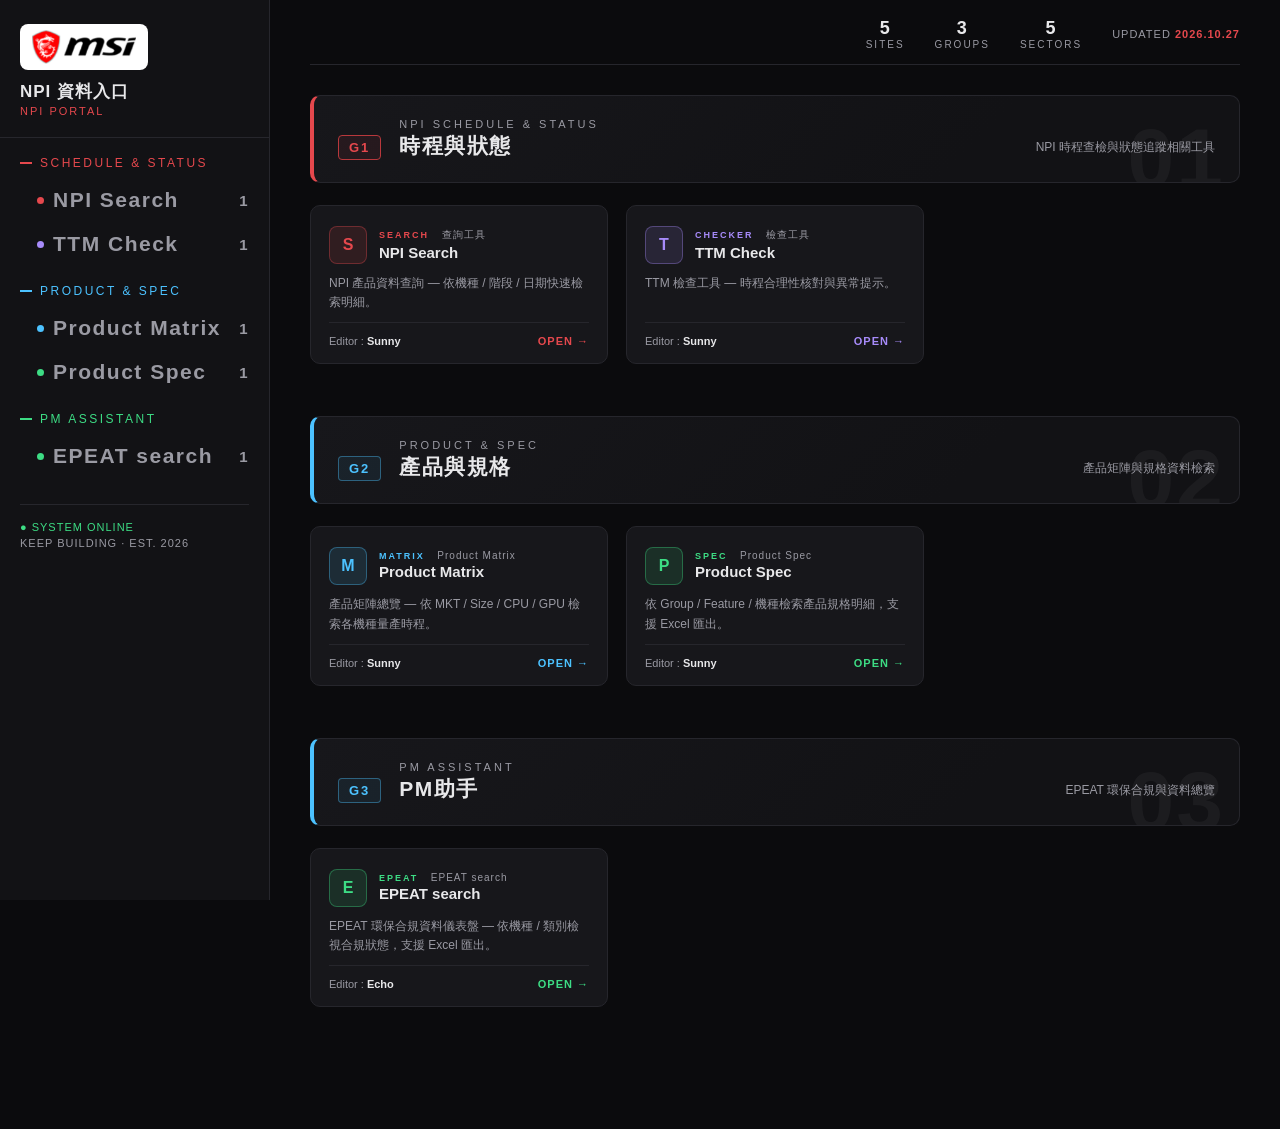
<file: portal.html>
<!DOCTYPE html>
<html lang="zh-Hant">
<head>
<meta charset="UTF-8">
<meta http-equiv="Cache-Control" content="no-cache, no-store, must-revalidate">
<meta http-equiv="Pragma" content="no-cache">
<meta http-equiv="Expires" content="0">
<meta name="viewport" content="width=device-width, initial-scale=1.0">
<title>NPI 資料入口 NPI Portal</title>
<style>
  :root {
    --bg: #0b0b0d;
    --panel: #121215;
    --panel2: #17171b;
    --panel3: #1c1c22;
    --line: #26262c;
    --txt: #e8e8ea;
    --txt-dim: #9a9aa3;
    --red: #e5484d;
    --red-dim: #b8383c;
    --cyan: #4cc2ff;
    --purple: #a78bfa;
    --green: #3ddc84;
    --orange: #ffb454;
  }
  * { margin: 0; padding: 0; box-sizing: border-box; }
  body {
    background: var(--bg);
    color: var(--txt);
    font-family: "Microsoft JhengHei", "PingFang TC", "Segoe UI", sans-serif;
    min-height: 100vh;
  }
  a { color: inherit; text-decoration: none; }

  .layout { display: flex; min-height: 100vh; }

  /* ===== Sidebar ===== */
  .sidebar {
    width: 270px; flex-shrink: 0;
    background: var(--panel);
    border-right: 1px solid var(--line);
    padding: 24px 0;
    position: sticky; top: 0; height: 100vh; overflow-y: auto;
  }
  .brand { padding: 0 20px 20px; border-bottom: 1px solid var(--line); }
  .brand .logo {
    display: inline-flex; align-items: center; justify-content: center;
    height: 46px; background: #fff; border-radius: 8px;
    padding: 6px 12px; margin-bottom: 10px;
  }
  .brand .logo img { height: 100%; display: block; }
  .brand h1 { font-size: 17px; letter-spacing: 1px; }
  .brand .sub { font-size: 11px; color: var(--red); letter-spacing: 2px; margin-top: 2px; }
  .nav-group { margin-top: 18px; }
  .nav-label {
    padding: 0 20px 8px; font-size: 12px; letter-spacing: 2.5px;
    color: var(--txt-dim); text-transform: uppercase;
    display: flex; align-items: center; gap: 8px;
  }
  .nav-label .bar { width: 12px; height: 2px; background: currentColor; }
  .nav a {
    display: flex; justify-content: space-between; align-items: center;
    padding: 10px 20px 10px 34px; font-size: 21px; font-weight: 600;
    letter-spacing: 1.5px; color: var(--txt-dim);
    border-left: 3px solid transparent;
  }
  .nav a:hover { color: var(--txt); background: var(--panel2); }
  .nav a .dot { width: 7px; height: 7px; border-radius: 50%; margin-right: 9px; flex-shrink: 0; }
  .nav a .nm { flex: 1; display: flex; align-items: center; }
  .nav a .cnt { font-size: 15px; color: var(--txt-dim); }
  .sys {
    margin: 26px 20px 0; padding-top: 16px; border-top: 1px solid var(--line);
    font-size: 11px; letter-spacing: 1px;
  }
  .sys .on { color: var(--green); }
  .sys .dim { color: var(--txt-dim); margin-top: 4px; }

  /* ===== Main ===== */
  .main { flex: 1; padding: 0 40px 70px; min-width: 0; max-width: 1280px; }
  .topbar {
    display: flex; justify-content: flex-end; align-items: center; gap: 30px;
    padding: 18px 0 14px; border-bottom: 1px solid var(--line); margin-bottom: 30px;
  }
  .stat { text-align: center; }
  .stat b { font-size: 18px; letter-spacing: 1px; }
  .stat span { display: block; font-size: 10px; letter-spacing: 2px; color: var(--txt-dim); }
  .topbar .upd { font-size: 11px; letter-spacing: 1px; color: var(--txt-dim); }
  .topbar .upd em { color: var(--red); font-style: normal; font-weight: 700; }

  /* ===== Group ===== */
  .group { margin-bottom: 52px; }
  .group-head {
    position: relative;
    display: flex; align-items: flex-end; gap: 18px;
    padding: 22px 24px; margin-bottom: 22px;
    background: linear-gradient(135deg, var(--panel2) 0%, var(--panel) 70%);
    border: 1px solid var(--line); border-left: 4px solid var(--red);
    border-radius: 10px; overflow: hidden;
  }
  .group-head .ghost {
    position: absolute; right: 14px; bottom: -18px;
    font-size: 84px; font-weight: 900; letter-spacing: 2px;
    color: rgba(255,255,255,.045); pointer-events: none; line-height: 1;
  }
  .group-head .no {
    font-size: 13px; font-weight: 900; letter-spacing: 2px; color: var(--red);
    padding: 4px 10px; border: 1px solid var(--red-dim); border-radius: 4px;
    background: rgba(229,72,77,.08);
  }
  .group-head h2 { font-size: 21px; letter-spacing: 1.5px; }
  .group-head .en {
    font-size: 11px; letter-spacing: 3px; color: var(--txt-dim);
    text-transform: uppercase; margin-bottom: 2px;
  }
  .group-head .desc { font-size: 12px; color: var(--txt-dim); margin-left: auto; padding-bottom: 4px; }
  .group.g-spec .group-head { border-left-color: var(--cyan); }
  .group.g-spec .group-head .no {
    color: var(--cyan); border-color: rgba(76,194,255,.4); background: rgba(76,194,255,.07);
  }

  /* ===== Cards =====
     同一 Group 下的所有卡片共用这一个 3 列网格：并排、满 3 张换行。
     （不再按 sub-section 拆网格，否则每个 sub 只有 1 张卡时会被挤成 1/3 宽） */
  .cards { display: grid; grid-template-columns: repeat(3, 1fr); gap: 18px; }
  .card {
    background: var(--panel2); border: 1px solid var(--line); border-radius: 10px;
    padding: 20px 18px 16px; display: flex; flex-direction: column; gap: 10px;
    transition: transform .15s, border-color .15s, background .15s;
    position: relative; overflow: hidden;
  }
  .card::before {
    content: ""; position: absolute; top: 0; left: 0; right: 0; height: 2px;
    background: linear-gradient(90deg, var(--ac), transparent 70%);
    opacity: 0; transition: opacity .15s;
  }
  .card:hover { transform: translateY(-3px); border-color: var(--ac); background: var(--panel3); }
  .card:hover::before { opacity: 1; }
  .card .head { display: flex; align-items: center; gap: 12px; }
  .card .ico {
    width: 38px; height: 38px; border-radius: 8px; flex-shrink: 0;
    display: flex; align-items: center; justify-content: center;
    font-weight: 900; font-size: 16px; color: var(--ac);
    background: color-mix(in srgb, var(--ac) 12%, transparent);
    border: 1px solid color-mix(in srgb, var(--ac) 35%, transparent);
  }
  .card .tag { font-size: 9px; letter-spacing: 2px; font-weight: 700; color: var(--ac); }
  .card .tag .cat { color: var(--txt-dim); letter-spacing: 1px; font-weight: 400; font-size: 10px; margin-left: 8px; }
  .card h3 { font-size: 15px; line-height: 1.4; }
  .card p { font-size: 12px; color: var(--txt-dim); line-height: 1.6; flex: 1; }
  .card .meta {
    display: flex; justify-content: space-between; align-items: center;
    padding-top: 12px; border-top: 1px solid var(--line); font-size: 11px;
  }
  .card .meta .owner { color: var(--txt-dim); }
  .card .meta .owner b { color: var(--txt); font-weight: 600; }
  .card .open { color: var(--ac); font-weight: 700; letter-spacing: 1px; }
  .card:hover .open { color: var(--txt); }

  .ac-red { --ac: var(--red); }
  .ac-purple { --ac: var(--purple); }
  .ac-cyan { --ac: var(--cyan); }
  .ac-green { --ac: var(--green); }
  .ac-orange { --ac: var(--orange); }

  /* ---- 窄屏回退 1：平板 / 小笔记本 ---- */
  @media (max-width: 980px) {
    .layout { flex-direction: column; }
    .sidebar { width: 100%; height: auto; position: static; padding: 16px 0 12px; }
    .brand { padding: 0 16px 14px; }
    .nav-group { margin-top: 10px; }
    .nav-label { padding: 0 16px 6px; }
    .nav a { padding: 7px 16px; font-size: 14px; }
    .sys { display: none; }
    .main { padding: 0 20px 50px; max-width: none; }
    .cards { grid-template-columns: repeat(2, 1fr); }
    .group-head { flex-wrap: wrap; }
    .group-head .desc { margin-left: 0; width: 100%; padding-bottom: 0; }
    .group-head .ghost { font-size: 62px; }
  }

  /* ---- 窄屏回退 2：手机 ---- */
  @media (max-width: 640px) {
    .main { padding: 0 14px 40px; }
    .topbar { flex-wrap: wrap; justify-content: flex-start; gap: 14px 24px; }
    .group { margin-bottom: 36px; }
    .group-head { padding: 16px 14px; gap: 12px; }
    .group-head h2 { font-size: 18px; }
    .group-head .ghost { display: none; }
    .cards { grid-template-columns: 1fr; }
    .card { padding: 16px 14px 12px; }
  }
</style>
</head>
<body>
<div class="layout">

  <aside class="sidebar">
    <div class="brand">
      <div class="logo"><img src="[data-uri]" alt="MSI"></div>
      <h1>NPI 資料入口</h1>
      <div class="sub">NPI PORTAL</div>
    </div>

    <div class="nav-group">
      <div class="nav-label" style="color:var(--red)"><span class="bar"></span>Schedule &amp; Status</div>
      <nav class="nav">
        <a href="#g1-s1"><span class="nm"><span class="dot" style="background:var(--red)"></span>NPI Search</span><span class="cnt">1</span></a>
        <a href="#g1-s2"><span class="nm"><span class="dot" style="background:var(--purple)"></span>TTM Check</span><span class="cnt">1</span></a>
      </nav>
    </div>

    <div class="nav-group">
      <div class="nav-label" style="color:var(--cyan)"><span class="bar"></span>Product &amp; Spec</div>
      <nav class="nav">
        <a href="#g2-s1"><span class="nm"><span class="dot" style="background:var(--cyan)"></span>Product Matrix</span><span class="cnt">1</span></a>
        <a href="#g2-s2"><span class="nm"><span class="dot" style="background:var(--green)"></span>Product Spec</span><span class="cnt">1</span></a>
      </nav>
    </div>

    <div class="nav-group">
      <div class="nav-label" style="color:var(--green)"><span class="bar"></span>PM Assistant</div>
      <nav class="nav">
        <a href="#g3-s1"><span class="nm"><span class="dot" style="background:var(--green)"></span>EPEAT search</span><span class="cnt">1</span></a>
      </nav>
    </div>

    <div class="sys">
      <div class="on">&#9679; SYSTEM ONLINE</div>
      <div class="dim">KEEP BUILDING &middot; EST. 2026</div>
    </div>
  </aside>

  <main class="main">
    <div class="topbar">
      <div class="stat"><b>5</b><span>SITES</span></div>
      <div class="stat"><b>3</b><span>GROUPS</span></div>
      <div class="stat"><b>5</b><span>SECTORS</span></div>
      <div class="upd">UPDATED <em>2026.10.27</em></div>
    </div>

    <!-- ============ GROUP 1 : NPI Schedule & Status ============ -->
    <section class="group g-sched" id="g1">
      <div class="group-head">
        <span class="no">G1</span>
        <div>
          <div class="en">NPI Schedule &amp; Status</div>
          <h2>時程與狀態</h2>
        </div>
        <span class="desc">NPI 時程查檢與狀態追蹤相關工具</span>
        <span class="ghost">01</span>
      </div>

      <div class="cards">
        <a class="card ac-red" id="g1-s1" href="NPI_vx_web/npi_search.html">
          <div class="head"><span class="ico">S</span><div><div class="tag">SEARCH <span class="cat">查詢工具</span></div><h3>NPI Search</h3></div></div>
          <p>NPI 產品資料查詢 — 依機種 / 階段 / 日期快速檢索明細。</p>
          <div class="meta"><span class="owner">Editor : <b>Sunny</b></span><span class="open">OPEN &#8594;</span></div>
        </a>
        <a class="card ac-purple" id="g1-s2" href="NPI_vx_web/TTM_check.html">
          <div class="head"><span class="ico">T</span><div><div class="tag">CHECKER <span class="cat">檢查工具</span></div><h3>TTM Check</h3></div></div>
          <p>TTM 檢查工具 — 時程合理性核對與異常提示。</p>
          <div class="meta"><span class="owner">Editor : <b>Sunny</b></span><span class="open">OPEN &#8594;</span></div>
        </a>
      </div>
    </section>

    <!-- ============ GROUP 2 : Product & Spec ============ -->
    <section class="group g-spec" id="g2">
      <div class="group-head">
        <span class="no">G2</span>
        <div>
          <div class="en">Product &amp; Spec</div>
          <h2>產品與規格</h2>
        </div>
        <span class="desc">產品矩陣與規格資料檢索</span>
        <span class="ghost">02</span>
      </div>

      <div class="cards">
        <a class="card ac-cyan" id="g2-s1" href="webnpi_web/index.html">
          <div class="head"><span class="ico">M</span><div><div class="tag">MATRIX <span class="cat">Product Matrix</span></div><h3>Product Matrix</h3></div></div>
          <p>產品矩陣總覽 — 依 MKT / Size / CPU / GPU 檢索各機種量產時程。</p>
          <div class="meta"><span class="owner">Editor : <b>Sunny</b></span><span class="open">OPEN &#8594;</span></div>
        </a>
        <a class="card ac-green" id="g2-s2" href="spec2_web/index.html">
          <div class="head"><span class="ico">P</span><div><div class="tag">SPEC <span class="cat">Product Spec</span></div><h3>Product Spec</h3></div></div>
          <p>依 Group / Feature / 機種檢索產品規格明細，支援 Excel 匯出。</p>
          <div class="meta"><span class="owner">Editor : <b>Sunny</b></span><span class="open">OPEN &#8594;</span></div>
        </a>
      </div>
    </section>
    <!-- ============ GROUP 3 : PM Assistant ============ -->
    <section class="group g-spec" id="g3">
      <div class="group-head">
        <span class="no">G3</span>
        <div>
          <div class="en">PM Assistant</div>
          <h2>PM助手</h2>
        </div>
        <span class="desc">EPEAT 環保合規與資料總覽</span>
        <span class="ghost">03</span>
      </div>

      <div class="cards">
        <a class="card ac-green" id="g3-s1" href="epeats_web/index.html">
          <div class="head"><span class="ico">E</span><div><div class="tag">EPEAT <span class="cat">EPEAT search</span></div><h3>EPEAT search</h3></div></div>
          <p>EPEAT 環保合規資料儀表盤 — 依機種 / 類別檢視合規狀態，支援 Excel 匯出。</p>
          <div class="meta"><span class="owner">Editor : <b>Echo</b></span><span class="open">OPEN &#8594;</span></div>
        </a>
      </div>
    </section>

  </main>
</div>

<script>
/* ===== 防缓存自动更新：比对 version.json，发现新版本强制刷新一次 ===== */
(async function () {
  try {
    var res = await fetch('version.json?t=' + Date.now(), { cache: 'no-store' });
    var v = (await res.text()).trim();
    var seen = sessionStorage.getItem('portal_v');
    if (seen === null) {
      sessionStorage.setItem('portal_v', v);
    } else if (seen !== v) {
      sessionStorage.setItem('portal_v', v);
      location.reload(true);
    }
  } catch (e) { /* version.json 不存在时静默跳过 */ }
})();
</script>
</body>
</html>
</file>
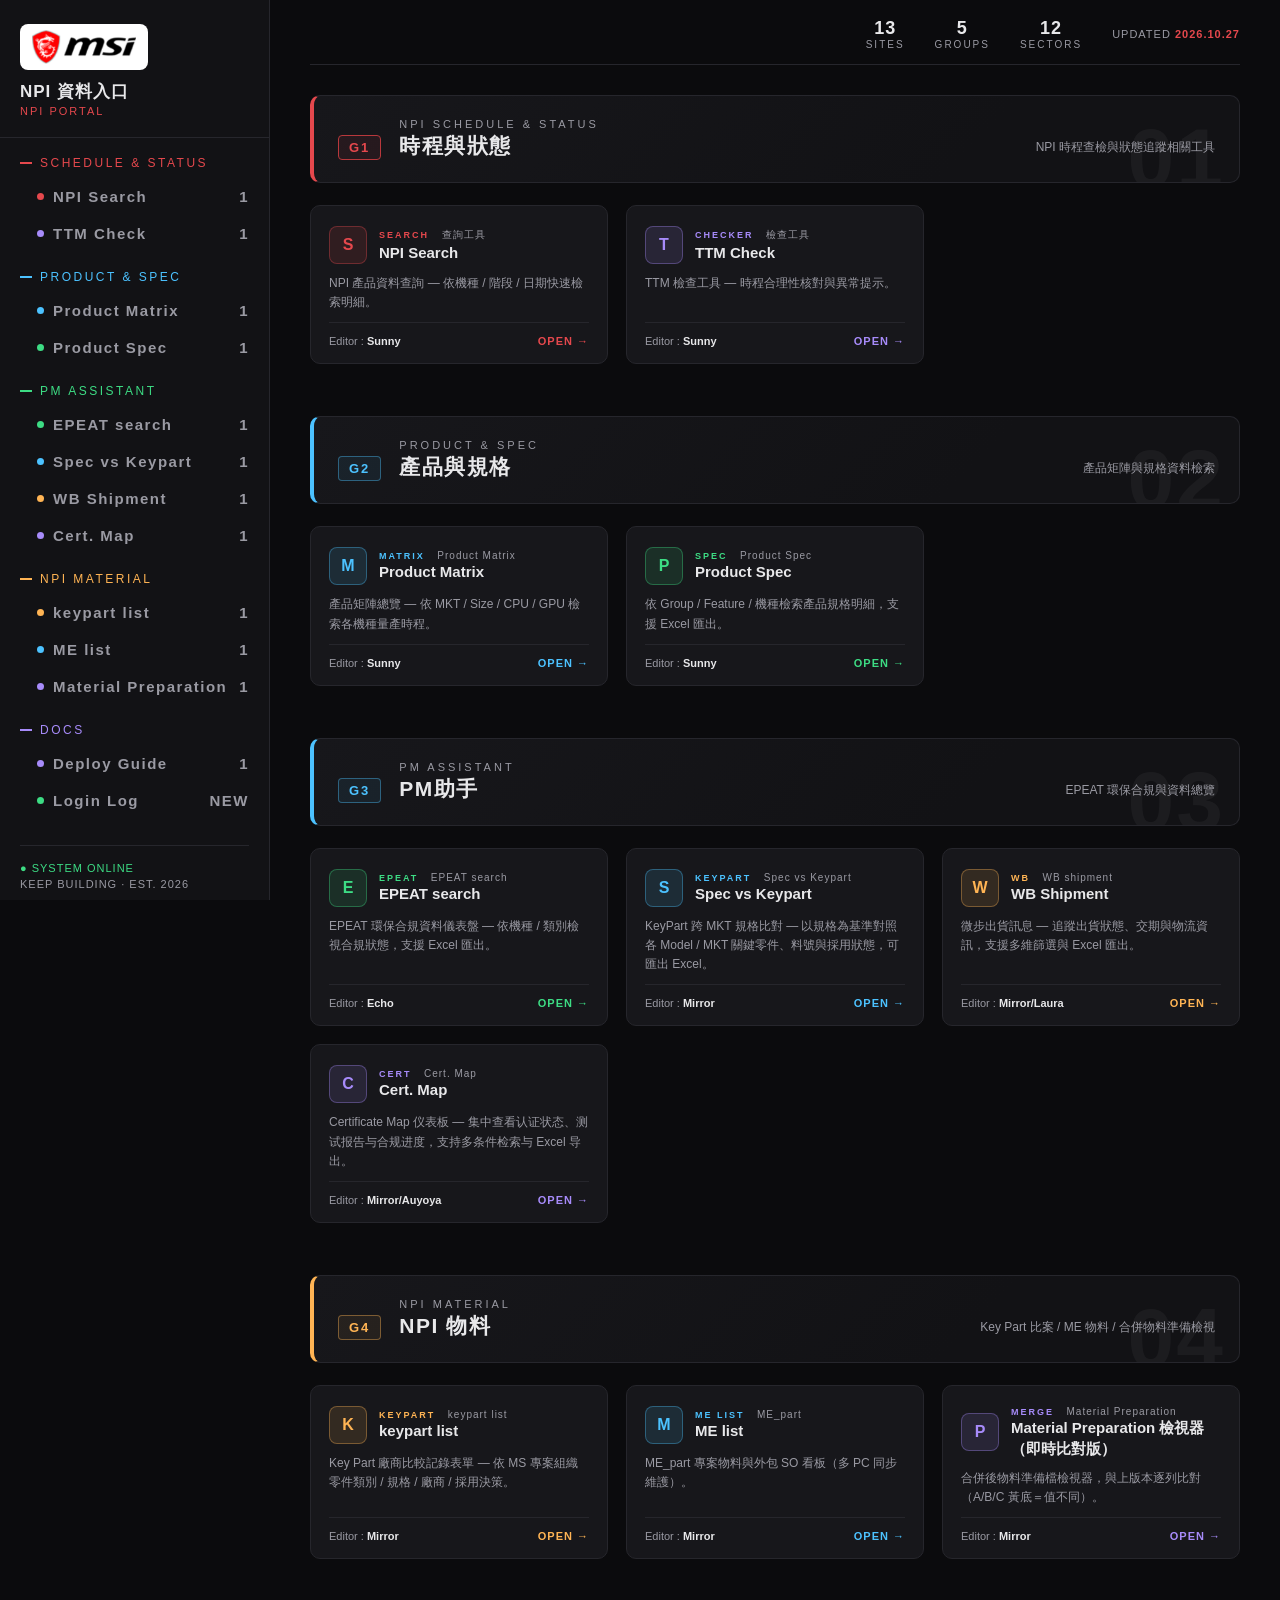
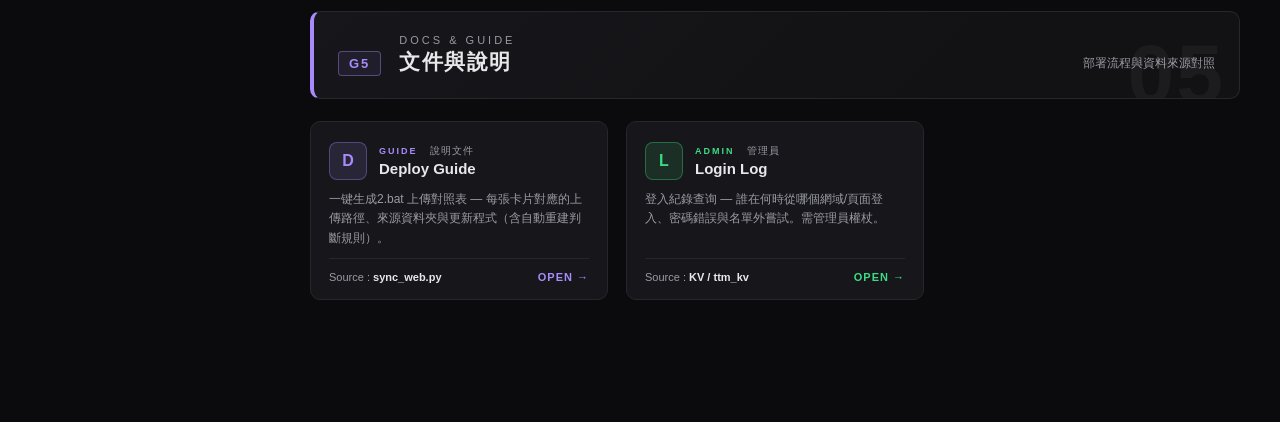
<file: portal/portal.html>
<!DOCTYPE html>
<html lang="zh-Hant">
<head>
<meta charset="UTF-8">
<meta http-equiv="Cache-Control" content="no-cache, no-store, must-revalidate">
<meta http-equiv="Pragma" content="no-cache">
<meta http-equiv="Expires" content="0">
<meta name="viewport" content="width=device-width, initial-scale=1.0">
<title>NPI 資料入口 NPI Portal</title>
<style>
  :root {
    --bg: #0b0b0d;
    --panel: #121215;
    --panel2: #17171b;
    --panel3: #1c1c22;
    --line: #26262c;
    --txt: #e8e8ea;
    --txt-dim: #9a9aa3;
    --red: #e5484d;
    --red-dim: #b8383c;
    --cyan: #4cc2ff;
    --purple: #a78bfa;
    --green: #3ddc84;
    --orange: #ffb454;
  }
  * { margin: 0; padding: 0; box-sizing: border-box; }
  body {
    background: var(--bg);
    color: var(--txt);
    font-family: "Microsoft JhengHei", "PingFang TC", "Segoe UI", sans-serif;
    min-height: 100vh;
  }
  a { color: inherit; text-decoration: none; }

  .layout { display: flex; min-height: 100vh; }

  /* ===== Sidebar ===== */
  .sidebar {
    width: 270px; flex-shrink: 0;
    background: var(--panel);
    border-right: 1px solid var(--line);
    padding: 24px 0;
    position: sticky; top: 0; height: 100vh; overflow-y: auto;
  }
  .brand { padding: 0 20px 20px; border-bottom: 1px solid var(--line); }
  .brand .logo {
    display: inline-flex; align-items: center; justify-content: center;
    height: 46px; background: #fff; border-radius: 8px;
    padding: 6px 12px; margin-bottom: 10px;
  }
  .brand .logo img { height: 100%; display: block; }
  .brand h1 { font-size: 17px; letter-spacing: 1px; }
  .brand .sub { font-size: 11px; color: var(--red); letter-spacing: 2px; margin-top: 2px; }
  .nav-group { margin-top: 18px; }
  .nav-label {
    padding: 0 20px 8px; font-size: 12px; letter-spacing: 2.5px;
    color: var(--txt-dim); text-transform: uppercase;
    display: flex; align-items: center; gap: 8px;
  }
  .nav-label .bar { width: 12px; height: 2px; background: currentColor; }
  .nav a {
    display: flex; justify-content: space-between; align-items: center;
    padding: 10px 20px 10px 34px; font-size: 15px; font-weight: 600;
    letter-spacing: 1.5px; color: var(--txt-dim);
    border-left: 3px solid transparent;
  }
  .nav a:hover { color: var(--txt); background: var(--panel2); }
  .nav a .dot { width: 7px; height: 7px; border-radius: 50%; margin-right: 9px; flex-shrink: 0; }
  .nav a .nm { flex: 1; display: flex; align-items: center; }
  .nav a .cnt { font-size: 15px; color: var(--txt-dim); }
  .sys {
    margin: 26px 20px 0; padding-top: 16px; border-top: 1px solid var(--line);
    font-size: 11px; letter-spacing: 1px;
  }
  .sys .on { color: var(--green); }
  .sys .dim { color: var(--txt-dim); margin-top: 4px; }

  /* ===== Main ===== */
  .main { flex: 1; padding: 0 40px 70px; min-width: 0; max-width: 1280px; }
  .topbar {
    display: flex; justify-content: flex-end; align-items: center; gap: 30px;
    padding: 18px 0 14px; border-bottom: 1px solid var(--line); margin-bottom: 30px;
  }
  .stat { text-align: center; }
  .stat b { font-size: 18px; letter-spacing: 1px; }
  .stat span { display: block; font-size: 10px; letter-spacing: 2px; color: var(--txt-dim); }
  .topbar .upd { font-size: 11px; letter-spacing: 1px; color: var(--txt-dim); }
  .topbar .upd em { color: var(--red); font-style: normal; font-weight: 700; }

  /* ===== Group ===== */
  .group { margin-bottom: 52px; }
  .group-head {
    position: relative;
    display: flex; align-items: flex-end; gap: 18px;
    padding: 22px 24px; margin-bottom: 22px;
    background: linear-gradient(135deg, var(--panel2) 0%, var(--panel) 70%);
    border: 1px solid var(--line); border-left: 4px solid var(--red);
    border-radius: 10px; overflow: hidden;
  }
  .group-head .ghost {
    position: absolute; right: 14px; bottom: -18px;
    font-size: 84px; font-weight: 900; letter-spacing: 2px;
    color: rgba(255,255,255,.045); pointer-events: none; line-height: 1;
  }
  .group-head .no {
    font-size: 13px; font-weight: 900; letter-spacing: 2px; color: var(--red);
    padding: 4px 10px; border: 1px solid var(--red-dim); border-radius: 4px;
    background: rgba(229,72,77,.08);
  }
  .group-head h2 { font-size: 21px; letter-spacing: 1.5px; }
  .group-head .en {
    font-size: 11px; letter-spacing: 3px; color: var(--txt-dim);
    text-transform: uppercase; margin-bottom: 2px;
  }
  .group-head .desc { font-size: 12px; color: var(--txt-dim); margin-left: auto; padding-bottom: 4px; }
  .group.g-spec .group-head { border-left-color: var(--cyan); }
  .group.g-spec .group-head .no {
    color: var(--cyan); border-color: rgba(76,194,255,.4); background: rgba(76,194,255,.07);
  }
  .group.g-mat .group-head { border-left-color: var(--orange); }
  .group.g-mat .group-head .no {
    color: var(--orange); border-color: rgba(255,180,84,.4); background: rgba(255,180,84,.07);
  }
  .group.g-doc .group-head { border-left-color: var(--purple); }
  .group.g-doc .group-head .no {
    color: var(--purple); border-color: rgba(167,139,250,.4); background: rgba(167,139,250,.07);
  }

  /* ===== Cards =====
     同一 Group 下的所有卡片共用这一个 3 列网格：并排、满 3 张换行。
     （不再按 sub-section 拆网格，否则每个 sub 只有 1 张卡时会被挤成 1/3 宽） */
  .cards { display: grid; grid-template-columns: repeat(3, 1fr); gap: 18px; }
  .card {
    background: var(--panel2); border: 1px solid var(--line); border-radius: 10px;
    padding: 20px 18px 16px; display: flex; flex-direction: column; gap: 10px;
    transition: transform .15s, border-color .15s, background .15s;
    position: relative; overflow: hidden;
  }
  .card::before {
    content: ""; position: absolute; top: 0; left: 0; right: 0; height: 2px;
    background: linear-gradient(90deg, var(--ac), transparent 70%);
    opacity: 0; transition: opacity .15s;
  }
  .card:hover { transform: translateY(-3px); border-color: var(--ac); background: var(--panel3); }
  .card:hover::before { opacity: 1; }
  .card .head { display: flex; align-items: center; gap: 12px; }
  .card .ico {
    width: 38px; height: 38px; border-radius: 8px; flex-shrink: 0;
    display: flex; align-items: center; justify-content: center;
    font-weight: 900; font-size: 16px; color: var(--ac);
    background: color-mix(in srgb, var(--ac) 12%, transparent);
    border: 1px solid color-mix(in srgb, var(--ac) 35%, transparent);
  }
  .card .tag { font-size: 9px; letter-spacing: 2px; font-weight: 700; color: var(--ac); }
  .card .tag .cat { color: var(--txt-dim); letter-spacing: 1px; font-weight: 400; font-size: 10px; margin-left: 8px; }
  .card h3 { font-size: 15px; line-height: 1.4; }
  .card p { font-size: 12px; color: var(--txt-dim); line-height: 1.6; flex: 1; }
  .card .meta {
    display: flex; justify-content: space-between; align-items: center;
    padding-top: 12px; border-top: 1px solid var(--line); font-size: 11px;
  }
  .card .meta .owner { color: var(--txt-dim); }
  .card .meta .owner b { color: var(--txt); font-weight: 600; }
  .card .open { color: var(--ac); font-weight: 700; letter-spacing: 1px; }
  .card:hover .open { color: var(--txt); }
  .card .mtime { font-size: 10px; color: var(--txt-dim); letter-spacing: 1px; margin-bottom: 4px; }

  .ac-red { --ac: var(--red); }
  .ac-purple { --ac: var(--purple); }
  .ac-cyan { --ac: var(--cyan); }
  .ac-green { --ac: var(--green); }
  .ac-orange { --ac: var(--orange); }

  /* ---- 窄屏回退 1：平板 / 小笔记本 ---- */
  @media (max-width: 980px) {
    .layout { flex-direction: column; }
    .sidebar { width: 100%; height: auto; position: static; padding: 16px 0 12px; }
    .brand { padding: 0 16px 14px; }
    .nav-group { margin-top: 10px; }
    .nav-label { padding: 0 16px 6px; }
    .nav a { padding: 7px 16px; font-size: 14px; }
    .sys { display: none; }
    .main { padding: 0 20px 50px; max-width: none; }
    .cards { grid-template-columns: repeat(2, 1fr); }
    .group-head { flex-wrap: wrap; }
    .group-head .desc { margin-left: 0; width: 100%; padding-bottom: 0; }
    .group-head .ghost { font-size: 62px; }
  }

  /* ---- 窄屏回退 2：手机 ---- */
  @media (max-width: 640px) {
    .main { padding: 0 14px 40px; }
    .topbar { flex-wrap: wrap; justify-content: flex-start; gap: 14px 24px; }
    .group { margin-bottom: 36px; }
    .group-head { padding: 16px 14px; gap: 12px; }
    .group-head h2 { font-size: 18px; }
    .group-head .ghost { display: none; }
    .cards { grid-template-columns: 1fr; }
    .card { padding: 16px 14px 12px; }
  }
</style>
</head>
<body>
<div class="layout">

  <aside class="sidebar">
    <div class="brand">
      <div class="logo"><img src="[data-uri]" alt="MSI"></div>
      <h1>NPI 資料入口</h1>
      <div class="sub">NPI PORTAL</div>
    </div>

    <div class="nav-group">
      <div class="nav-label" style="color:var(--red)"><span class="bar"></span>Schedule &amp; Status</div>
      <nav class="nav">
        <a href="#g1-s1"><span class="nm"><span class="dot" style="background:var(--red)"></span>NPI Search</span><span class="cnt">1</span></a>
        <a href="#g1-s2"><span class="nm"><span class="dot" style="background:var(--purple)"></span>TTM Check</span><span class="cnt">1</span></a>
      </nav>
    </div>

    <div class="nav-group">
      <div class="nav-label" style="color:var(--cyan)"><span class="bar"></span>Product &amp; Spec</div>
      <nav class="nav">
        <a href="#g2-s1"><span class="nm"><span class="dot" style="background:var(--cyan)"></span>Product Matrix</span><span class="cnt">1</span></a>
        <a href="#g2-s2"><span class="nm"><span class="dot" style="background:var(--green)"></span>Product Spec</span><span class="cnt">1</span></a>
      </nav>
    </div>

    <div class="nav-group">
      <div class="nav-label" style="color:var(--green)"><span class="bar"></span>PM Assistant</div>
      <nav class="nav">
        <a href="#g3-s1"><span class="nm"><span class="dot" style="background:var(--green)"></span>EPEAT search</span><span class="cnt">1</span></a>
        <a href="#g3-s2"><span class="nm"><span class="dot" style="background:var(--cyan)"></span>Spec vs Keypart</span><span class="cnt">1</span></a>
        <a href="#g3-s3"><span class="nm"><span class="dot" style="background:var(--orange)"></span>WB Shipment</span><span class="cnt">1</span></a>
        <a href="#g3-s4"><span class="nm"><span class="dot" style="background:var(--purple)"></span>Cert. Map</span><span class="cnt">1</span></a>
      </nav>
    </div>

    <div class="nav-group">
      <div class="nav-label" style="color:var(--orange)"><span class="bar"></span>NPI Material</div>
      <nav class="nav">
        <a href="#g4-s1"><span class="nm"><span class="dot" style="background:var(--orange)"></span>keypart list</span><span class="cnt">1</span></a>
        <a href="#g4-s2"><span class="nm"><span class="dot" style="background:var(--cyan)"></span>ME list</span><span class="cnt">1</span></a>
        <a href="#g4-s3"><span class="nm"><span class="dot" style="background:var(--purple)"></span>Material Preparation</span><span class="cnt">1</span></a>
      </nav>
    </div>

    <div class="nav-group">
      <div class="nav-label" style="color:var(--purple)"><span class="bar"></span>Docs</div>
      <nav class="nav">
        <a href="#g5-s1"><span class="nm"><span class="dot" style="background:var(--purple)"></span>Deploy Guide</span><span class="cnt">1</span></a>
        <a href="login-log.html"><span class="nm"><span class="dot" style="background:var(--green)"></span>Login Log</span><span class="cnt">NEW</span></a>
      </nav>
    </div>

    <div class="sys">
      <div class="on">&#9679; SYSTEM ONLINE</div>
      <div class="dim">KEEP BUILDING &middot; EST. 2026</div>
    </div>
  </aside>

  <main class="main">
    <div class="topbar">
      <div class="stat"><b>13</b><span>SITES</span></div>
      <div class="stat"><b>5</b><span>GROUPS</span></div>
      <div class="stat"><b>12</b><span>SECTORS</span></div>
      <div class="upd">UPDATED <em>2026.10.27</em></div>
    </div>

    <!-- ============ GROUP 1 : NPI Schedule & Status ============ -->
    <section class="group g-sched" id="g1">
      <div class="group-head">
        <span class="no">G1</span>
        <div>
          <div class="en">NPI Schedule &amp; Status</div>
          <h2>時程與狀態</h2>
        </div>
        <span class="desc">NPI 時程查檢與狀態追蹤相關工具</span>
        <span class="ghost">01</span>
      </div>

      <div class="cards">
        <a class="card ac-red" id="g1-s1" href="NPI_vx_web/npi_search.html">
          <div class="head"><span class="ico">S</span><div><div class="tag">SEARCH <span class="cat">查詢工具</span></div><h3>NPI Search</h3></div></div>
          <p>NPI 產品資料查詢 — 依機種 / 階段 / 日期快速檢索明細。</p>
          <div class="meta"><span class="owner">Editor : <b>Sunny</b></span><span class="open">OPEN &#8594;</span></div>
        </a>
        <a class="card ac-purple" id="g1-s2" href="NPI_vx_web/TTM_check.html">
          <div class="head"><span class="ico">T</span><div><div class="tag">CHECKER <span class="cat">檢查工具</span></div><h3>TTM Check</h3></div></div>
          <p>TTM 檢查工具 — 時程合理性核對與異常提示。</p>
          <div class="meta"><span class="owner">Editor : <b>Sunny</b></span><span class="open">OPEN &#8594;</span></div>
        </a>
      </div>
    </section>

    <!-- ============ GROUP 2 : Product & Spec ============ -->
    <section class="group g-spec" id="g2">
      <div class="group-head">
        <span class="no">G2</span>
        <div>
          <div class="en">Product &amp; Spec</div>
          <h2>產品與規格</h2>
        </div>
        <span class="desc">產品矩陣與規格資料檢索</span>
        <span class="ghost">02</span>
      </div>

      <div class="cards">
        <a class="card ac-cyan" id="g2-s1" href="webnpi_web/index.html">
          <div class="head"><span class="ico">M</span><div><div class="tag">MATRIX <span class="cat">Product Matrix</span></div><h3>Product Matrix</h3></div></div>
          <p>產品矩陣總覽 — 依 MKT / Size / CPU / GPU 檢索各機種量產時程。</p>
          <div class="meta"><span class="owner">Editor : <b>Sunny</b></span><span class="open">OPEN &#8594;</span></div>
        </a>
        <a class="card ac-green" id="g2-s2" href="spec2_web/index.html">
          <div class="head"><span class="ico">P</span><div><div class="tag">SPEC <span class="cat">Product Spec</span></div><h3>Product Spec</h3></div></div>
          <p>依 Group / Feature / 機種檢索產品規格明細，支援 Excel 匯出。</p>
          <div class="meta"><span class="owner">Editor : <b>Sunny</b></span><span class="open">OPEN &#8594;</span></div>
        </a>
      </div>
    </section>
    <!-- ============ GROUP 3 : PM Assistant ============ -->
    <section class="group g-spec" id="g3">
      <div class="group-head">
        <span class="no">G3</span>
        <div>
          <div class="en">PM Assistant</div>
          <h2>PM助手</h2>
        </div>
        <span class="desc">EPEAT 環保合規與資料總覽</span>
        <span class="ghost">03</span>
      </div>

      <div class="cards">
        <a class="card ac-green" id="g3-s1" href="epeats_web/index.html">
          <div class="head"><span class="ico">E</span><div><div class="tag">EPEAT <span class="cat">EPEAT search</span></div><h3>EPEAT search</h3></div></div>
          <p>EPEAT 環保合規資料儀表盤 — 依機種 / 類別檢視合規狀態，支援 Excel 匯出。</p>
          <div class="meta"><span class="owner">Editor : <b>Echo</b></span><span class="open">OPEN &#8594;</span></div>
        </a>
        <a class="card ac-cyan" id="g3-s2" href="kpc_web/material.html">
          <div class="head"><span class="ico">S</span><div><div class="tag">KEYPART <span class="cat">Spec vs Keypart</span></div><h3>Spec vs Keypart</h3></div></div>
          <p>KeyPart 跨 MKT 規格比對 — 以規格為基準對照各 Model / MKT 關鍵零件、料號與採用狀態，可匯出 Excel。</p>
          <div class="meta"><span class="owner">Editor : <b>Mirror</b></span><span class="open">OPEN &#8594;</span></div>
        </a>
        <a class="card ac-orange" id="g3-s3" href="weibu_web/weiBu_shipment.html">
          <div class="head"><span class="ico">W</span><div><div class="tag">WB <span class="cat">WB shipment</span></div><h3>WB Shipment</h3></div></div>
          <p>微步出貨訊息 — 追蹤出貨狀態、交期與物流資訊，支援多維篩選與 Excel 匯出。</p>
          <div class="meta"><span class="owner">Editor : <b>Mirror/Laura</b></span><span class="open">OPEN &#8594;</span></div>
        </a>
        <a class="card ac-purple" id="g3-s4" href="cert_map_web/MSI_Weibu_认证档案.html">
          <div class="head"><span class="ico">C</span><div><div class="tag">CERT <span class="cat">Cert. Map</span></div><h3>Cert. Map</h3></div></div>
          <p>Certificate Map 仪表板 — 集中查看认证状态、测试报告与合规进度，支持多条件检索与 Excel 导出。</p>
          <div class="meta"><span class="owner">Editor : <b>Mirror/Auyoya</b></span><span class="open">OPEN &#8594;</span></div>
        </a>
      </div>
    </section>

    <!-- ============ GROUP 4 : NPI Material / NPI 物料 ============ -->
    <section class="group g-mat" id="g4">
      <div class="group-head">
        <span class="no">G4</span>
        <div>
          <div class="en">NPI Material</div>
          <h2>NPI 物料</h2>
        </div>
        <span class="desc">Key Part 比案 / ME 物料 / 合併物料準備檢視</span>
        <span class="ghost">04</span>
      </div>

      <div class="cards">
        <a class="card ac-orange" id="g4-s1" href="material_prep_web/KP公版比案表单_v3.html">
          <div class="head"><span class="ico">K</span><div><div class="tag">KEYPART <span class="cat">keypart list</span></div><h3>keypart list</h3></div></div>
          <p>Key Part 廠商比較記錄表單 — 依 MS 專案組織零件類別 / 規格 / 廠商 / 採用決策。</p>
          <div class="meta"><span class="owner">Editor : <b>Mirror</b></span><span class="open">OPEN &#8594;</span></div>
        </a>
        <a class="card ac-cyan" id="g4-s2" href="material_prep_web/ME_part_Dashboard.html">
          <div class="head"><span class="ico">M</span><div><div class="tag">ME LIST <span class="cat">ME_part</span></div><h3>ME list</h3></div></div>
          <p>ME_part 專案物料與外包 SO 看板（多 PC 同步維護）。</p>
          <div class="meta"><span class="owner">Editor : <b>Mirror</b></span><span class="open">OPEN &#8594;</span></div>
        </a>
        <a class="card ac-purple" id="g4-s3" href="material_prep_web/material_prep_viewer.html">
          <div class="head"><span class="ico">P</span><div><div class="tag">MERGE <span class="cat">Material Preparation</span></div><h3>Material Preparation 檢視器（即時比對版）</h3></div></div>
          <p>合併後物料準備檔檢視器，與上版本逐列比對（A/B/C 黃底＝值不同）。</p>
          <div class="meta"><span class="owner">Editor : <b>Mirror</b></span><span class="open">OPEN &#8594;</span></div>
        </a>
      </div>
    </section>

    <!-- ============ GROUP 5 : Docs ============ -->
    <section class="group g-doc" id="g5">
      <div class="group-head">
        <span class="no">G5</span>
        <div>
          <div class="en">Docs &amp; Guide</div>
          <h2>文件與說明</h2>
        </div>
        <span class="desc">部署流程與資料來源對照</span>
        <span class="ghost">05</span>
      </div>

      <div class="cards">
        <a class="card ac-purple" id="g5-s1" href="deploy_guide.html">
          <div class="head"><span class="ico">D</span><div><div class="tag">GUIDE <span class="cat">說明文件</span></div><h3>Deploy Guide</h3></div></div>
          <p>一键生成2.bat 上傳對照表 — 每張卡片對應的上傳路徑、來源資料夾與更新程式（含自動重建判斷規則）。</p>
          <div class="meta"><span class="owner">Source : <b>sync_web.py</b></span><span class="open">OPEN &#8594;</span></div>
        </a>
        <a class="card ac-green" id="g5-s2" href="login-log.html">
          <div class="head"><span class="ico">L</span><div><div class="tag">ADMIN <span class="cat">管理員</span></div><h3>Login Log</h3></div></div>
          <p>登入紀錄查询 — 誰在何時從哪個網域/頁面登入、密碼錯誤與名單外嘗試。需管理員權杖。</p>
          <div class="meta"><span class="owner">Source : <b>KV / ttm_kv</b></span><span class="open">OPEN &#8594;</span></div>
        </a>
      </div>
    </section>

  </main>
</div>

<script>
/* ===== 防缓存自动更新：比对 version.json，发现新版本强制刷新一次 ===== */
(async function () {
  try {
    var res = await fetch('version.json?t=' + Date.now(), { cache: 'no-store' });
    var v = (await res.text()).trim();
    var seen = sessionStorage.getItem('portal_v');
    if (seen === null) {
      sessionStorage.setItem('portal_v', v);
    } else if (seen !== v) {
      sessionStorage.setItem('portal_v', v);
      location.reload(true);
    }
  } catch (e) { /* version.json 不存在时静默跳过 */ }
})();
</script>
</body>
</html>
</file>
